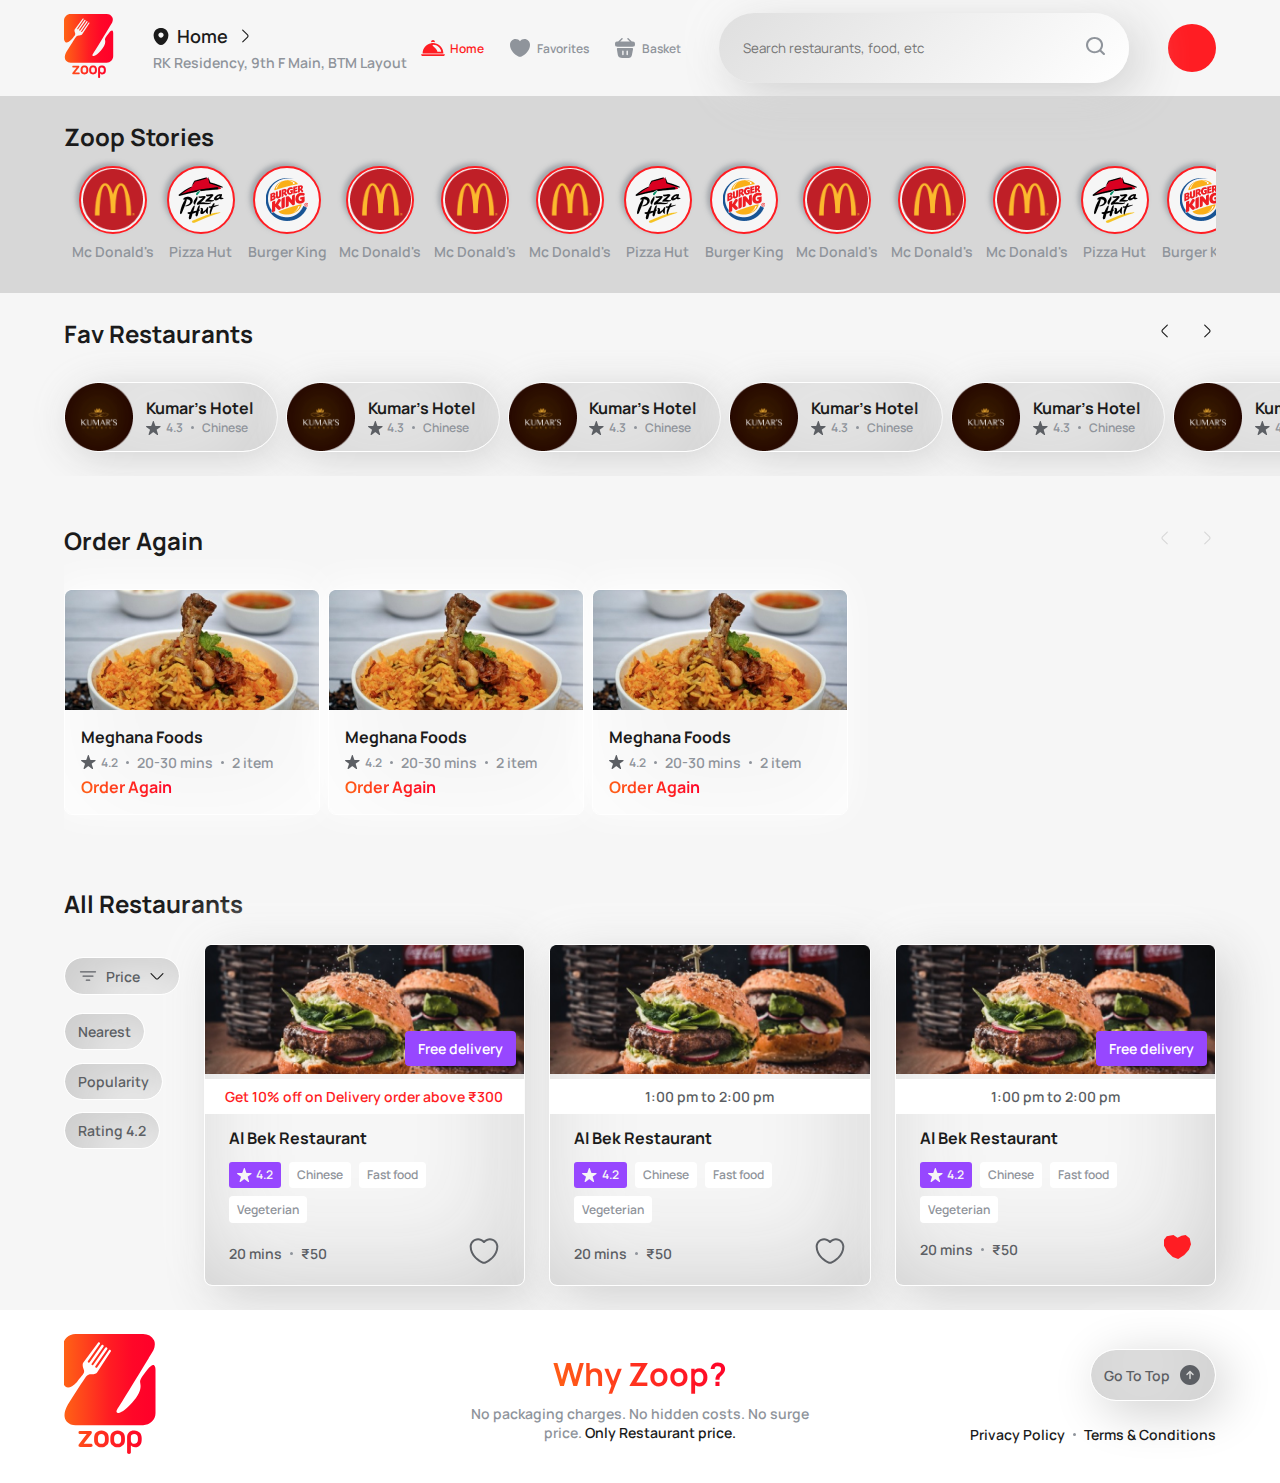
<file: index.html>
<!DOCTYPE html>
<html lang="en">
  <head>
    <meta charset="UTF-8" />
    <meta name="viewport" content="width=device-width, initial-scale=1.0" />
    <title>Zoop || Home</title>
    <link rel="stylesheet" href="css/style.css" />
    <script src="js/script.js" defer></script>
  </head>
  <body>
    <div class="curtain"></div>
    <!-- header  -->
    <header class="container header flex-between">
      <div class="logo-container">
        <a href="index.html" class="logo-link">
          <svg
            width="50"
            height="64"
            viewBox="0 0 50 64"
            fill="none"
            xmlns="http://www.w3.org/2000/svg"
          >
            <path
              d="M14.8918 58.546H10.9931L15.1481 53.1597L15.1305 53.1421C15.2783 52.9943 15.3529 52.8004 15.3529 52.5603C15.3529 52.2633 15.2674 52.045 15.0966 51.9013C14.9257 51.7589 14.7318 51.687 14.5148 51.687H9.09456C8.87759 51.687 8.68096 51.7589 8.50467 51.9013C8.32838 52.0437 8.24023 52.2633 8.24023 52.5603C8.24023 52.8343 8.32838 53.039 8.50467 53.176C8.68096 53.3129 8.87759 53.3808 9.09456 53.3808H12.6339L8.4789 58.7671C8.31889 58.9271 8.24023 59.1427 8.24023 59.4166C8.24023 59.6906 8.32838 59.8953 8.50467 60.0323C8.68096 60.1693 8.87759 60.2371 9.09456 60.2371H14.8918C15.1088 60.2371 15.3027 60.1693 15.4735 60.0323C15.6444 59.8953 15.7298 59.6906 15.7298 59.4166C15.7298 59.121 15.6444 58.9013 15.4735 58.7589C15.3027 58.6166 15.1088 58.5447 14.8918 58.5447V58.546Z"
              fill="url(#paint0_linear_507_2482)"
            />
            <path
              d="M23.3732 52.6728C23.0532 52.3135 22.6491 52.0314 22.1595 51.8266C21.6686 51.6219 21.0936 51.5188 20.4319 51.5188C19.7701 51.5188 19.1775 51.6219 18.688 51.8266C18.1971 52.0314 17.7957 52.3135 17.4824 52.6728C17.1692 53.0322 16.9359 53.4485 16.7813 53.9204C16.6281 54.3937 16.5508 54.8981 16.5508 55.4338V56.6136C16.5508 57.1262 16.6281 57.6116 16.7813 58.0673C16.9359 58.5229 17.1692 58.9216 17.4824 59.2647C17.7957 59.6064 18.1971 59.8776 18.688 60.077C19.1775 60.2763 19.7593 60.3767 20.4319 60.3767C21.1045 60.3767 21.6686 60.2763 22.1595 60.077C22.6491 59.8776 23.0545 59.6064 23.3732 59.2647C23.6919 58.923 23.9292 58.5243 24.0824 58.0673C24.2357 57.6116 24.313 57.1262 24.313 56.6136V55.4338C24.313 54.8981 24.2357 54.3937 24.0824 53.9204C23.9292 53.4471 23.6919 53.0308 23.3732 52.6728ZM22.2965 56.6312C22.2965 57.2577 22.131 57.7432 21.8001 58.0849C21.4693 58.4266 21.0136 58.5975 20.4319 58.5975C19.8501 58.5975 19.3945 58.4266 19.0636 58.0849C18.7327 57.7432 18.5673 57.2591 18.5673 56.6312V55.3999C18.5673 54.7164 18.7327 54.197 19.0636 53.8431C19.3945 53.4905 19.8501 53.3129 20.4319 53.3129C21.0136 53.3129 21.4693 53.4892 21.8001 53.8431C22.131 54.197 22.2965 54.7151 22.2965 55.3999V56.6312Z"
              fill="url(#paint1_linear_507_2482)"
            />
            <path
              d="M31.9904 52.6728C31.6704 52.3135 31.2662 52.0314 30.7767 51.8266C30.2858 51.6219 29.7108 51.5188 29.0491 51.5188C28.3873 51.5188 27.7947 51.6219 27.3051 51.8266C26.8142 52.0314 26.4128 52.3135 26.0996 52.6728C25.7863 53.0322 25.5531 53.4485 25.3985 53.9204C25.2453 54.3937 25.168 54.8981 25.168 55.4338V56.6136C25.168 57.1262 25.2453 57.6116 25.3985 58.0673C25.5531 58.5229 25.7863 58.9216 26.0996 59.2647C26.4128 59.6064 26.8142 59.8776 27.3051 60.077C27.7947 60.2763 28.3764 60.3767 29.0491 60.3767C29.7217 60.3767 30.2858 60.2763 30.7767 60.077C31.2662 59.8776 31.6717 59.6064 31.9904 59.2647C32.3091 58.923 32.5464 58.5243 32.6996 58.0673C32.8528 57.6116 32.9301 57.1262 32.9301 56.6136V55.4338C32.9301 54.8981 32.8528 54.3937 32.6996 53.9204C32.5464 53.4471 32.3091 53.0308 31.9904 52.6728ZM30.9137 56.6312C30.9137 57.2577 30.7482 57.7432 30.4173 58.0849C30.0865 58.4266 29.6308 58.5975 29.0491 58.5975C28.4673 58.5975 28.0117 58.4266 27.6808 58.0849C27.3499 57.7432 27.1845 57.2591 27.1845 56.6312V55.3999C27.1845 54.7164 27.3499 54.197 27.6808 53.8431C28.0117 53.4905 28.4673 53.3129 29.0491 53.3129C29.6308 53.3129 30.0865 53.4892 30.4173 53.8431C30.7482 54.197 30.9137 54.7151 30.9137 55.3999V56.6312Z"
              fill="url(#paint2_linear_507_2482)"
            />
            <path
              d="M40.8741 52.6891C40.5487 52.3297 40.1364 52.045 39.6347 51.8348C39.1329 51.6246 38.5512 51.5188 37.8908 51.5188C37.2304 51.5188 36.7137 51.6042 36.2404 51.7751C35.7671 51.946 35.3712 52.186 35.0525 52.4925C34.7325 52.8003 34.4938 53.1624 34.3338 53.5787C34.1738 53.995 34.0938 54.4479 34.0938 54.9375V63.196C34.0938 63.4007 34.1873 63.5865 34.3758 63.752C34.5643 63.9174 34.8125 64.0001 35.1203 64.0001C35.4281 64.0001 35.6532 63.9174 35.8295 63.752C36.0058 63.5865 36.0953 63.4007 36.0953 63.196V59.5196L36.2323 59.4857C36.4832 59.7597 36.7761 59.9794 37.1124 60.1448C37.4487 60.3102 37.8501 60.393 38.3179 60.393C38.9444 60.393 39.4801 60.2872 39.9249 60.077C40.3697 59.8668 40.7345 59.5807 41.0192 59.2227C41.304 58.8633 41.5156 58.447 41.6525 57.9751C41.7895 57.5018 41.8573 56.9973 41.8573 56.4617V55.4528C41.8573 54.9171 41.7746 54.4127 41.6091 53.9394C41.4437 53.4661 41.1982 53.0498 40.8741 52.6918V52.6891ZM39.8394 56.5281C39.8394 57.133 39.6604 57.6171 39.3011 57.9819C38.9417 58.3466 38.4712 58.5297 37.8908 58.5297C37.3782 58.5297 36.951 58.3819 36.6079 58.0849C36.2662 57.7893 36.0953 57.3269 36.0953 56.7004V54.871C36.0953 54.3584 36.2662 53.9814 36.6079 53.7428C36.9496 53.5027 37.3768 53.3834 37.8908 53.3834C38.4725 53.3834 38.9431 53.5665 39.3011 53.9299C39.6604 54.2947 39.8394 54.7788 39.8394 55.3836V56.5295V56.5281Z"
              fill="url(#paint3_linear_507_2482)"
            />
            <path
              d="M48.5475 16.7639C48.3739 16.6215 48.1773 16.551 47.9576 16.551C47.2335 16.551 46.2286 17.3579 44.939 18.9703C43.2263 21.1834 42.2594 22.4649 42.0384 22.812C41.3468 23.8711 41.001 24.7254 41.001 25.3736C41.001 25.5798 41.0633 26.0937 41.1908 26.9155C41.2383 27.2166 41.2613 27.5244 41.2613 27.8403C41.2613 30.3382 39.8239 33.1996 36.949 36.4243C33.9005 39.8389 31.4989 41.7211 29.7455 42.0683C29.0499 42.1971 28.6322 42.0385 28.4898 41.5964C28.4573 41.5015 28.4423 41.4065 28.4423 41.3116C28.4423 40.9319 28.6322 40.4505 29.0105 39.8647C30.2418 37.9838 35.7882 28.9401 45.6455 12.735H45.6225C45.6387 12.7187 45.6536 12.6957 45.6699 12.6645C45.7011 12.6333 45.7242 12.6089 45.7404 12.594C46.6205 11.124 47.4071 9.81132 48.0973 8.6573C48.6004 7.50328 48.8513 6.42791 48.8513 5.43255C48.8513 4.70569 48.7075 4.0263 48.4187 3.39301C47.1684 1.13243 45.2387 0.00146484 42.6269 0.00146484H6.60816C4.78152 0.00146484 3.22746 0.633396 1.94597 1.89861C0.648204 3.17739 0 4.71112 0 6.49842V25.2326C0.153237 26.4504 0.568196 27.3752 1.24623 28.0071C1.67069 28.3868 2.15345 28.5767 2.69588 28.5767C3.94211 28.5767 5.52601 27.5651 7.44757 25.5404C9.55355 22.9639 10.7076 21.4939 10.911 21.1291C11.1293 20.7182 11.2392 20.3073 11.2392 19.8965C11.2392 19.5168 11.1524 19.1303 10.9788 18.7343C10.6316 17.8962 10.4567 17.1694 10.4567 16.5524C10.4567 16.0303 10.5828 15.5963 10.8364 15.2478L18.6325 4.64738C18.8372 4.36261 19.0976 4.33142 19.4149 4.55246C19.7458 4.7735 19.8096 5.02708 19.6048 5.31186L13.2773 14.4423C13.0875 14.7108 13.1431 14.9481 13.4428 15.1543C13.7425 15.3753 13.9879 15.3441 14.1778 15.0593L20.4808 6.00074C20.7019 5.68478 20.9866 5.64545 21.3338 5.88277C21.6972 6.13635 21.7677 6.41977 21.5467 6.73574L15.2436 15.8187C15.0538 16.0872 15.1094 16.3246 15.4091 16.5307C15.7088 16.7368 15.9542 16.7043 16.1441 16.4357L22.4471 7.37716C22.6682 7.04492 22.9529 7.0056 23.3001 7.25918C23.6635 7.51277 23.734 7.79754 23.513 8.11215L17.21 17.1707C17.0201 17.4392 17.0757 17.6847 17.3754 17.9057C17.6751 18.1119 17.9205 18.0793 18.1104 17.8108L24.4378 8.68035C24.6426 8.39557 24.903 8.36438 25.2203 8.58543C25.5363 8.80647 25.5986 9.06819 25.4102 9.36788L18.2067 20.3711C17.732 21.0979 16.753 21.4614 15.2681 21.4614H14.7948C13.916 21.4614 13.1689 21.7624 12.5559 22.3632C11.9091 23.0276 8.5921 28.1102 2.60502 37.6109C1.39405 39.8091 0.789236 41.7089 0.789236 43.3132C0.789236 44.672 1.20555 45.8233 2.03818 46.7657C3.31832 48.012 4.85475 48.6358 6.64748 48.6358H42.631C44.4549 48.6358 46.0076 47.9971 47.2877 46.7183C48.5679 45.4232 49.2079 43.8732 49.2079 42.0669V19.0164C49.1917 17.8786 48.972 17.1273 48.5475 16.7639Z"
              fill="url(#paint4_linear_507_2482)"
            />
            <defs>
              <linearGradient
                id="paint0_linear_507_2482"
                x1="0.00071712"
                y1="32.0008"
                x2="49.2086"
                y2="32.0008"
                gradientUnits="userSpaceOnUse"
              >
                <stop stop-color="#FF6315" />
                <stop offset="0.26" stop-color="#FF411C" />
                <stop offset="0.57" stop-color="#FF1D23" />
                <stop offset="0.83" stop-color="#FF0728" />
                <stop offset="1" stop-color="#FF002A" />
              </linearGradient>
              <linearGradient
                id="paint1_linear_507_2482"
                x1="-0.000122551"
                y1="32.0008"
                x2="49.2078"
                y2="32.0008"
                gradientUnits="userSpaceOnUse"
              >
                <stop stop-color="#FF6315" />
                <stop offset="0.26" stop-color="#FF411C" />
                <stop offset="0.57" stop-color="#FF1D23" />
                <stop offset="0.83" stop-color="#FF0728" />
                <stop offset="1" stop-color="#FF002A" />
              </linearGradient>
              <linearGradient
                id="paint2_linear_507_2482"
                x1="-0.000795823"
                y1="32.0008"
                x2="49.2071"
                y2="32.0008"
                gradientUnits="userSpaceOnUse"
              >
                <stop stop-color="#FF6315" />
                <stop offset="0.26" stop-color="#FF411C" />
                <stop offset="0.57" stop-color="#FF1D23" />
                <stop offset="0.83" stop-color="#FF0728" />
                <stop offset="1" stop-color="#FF002A" />
              </linearGradient>
              <linearGradient
                id="paint3_linear_507_2482"
                x1="0.000646219"
                y1="32.0008"
                x2="49.2086"
                y2="32.0008"
                gradientUnits="userSpaceOnUse"
              >
                <stop stop-color="#FF6315" />
                <stop offset="0.26" stop-color="#FF411C" />
                <stop offset="0.57" stop-color="#FF1D23" />
                <stop offset="0.83" stop-color="#FF0728" />
                <stop offset="1" stop-color="#FF002A" />
              </linearGradient>
              <linearGradient
                id="paint4_linear_507_2482"
                x1="0"
                y1="32.0008"
                x2="49.2079"
                y2="32.0008"
                gradientUnits="userSpaceOnUse"
              >
                <stop stop-color="#FF6315" />
                <stop offset="0.25" stop-color="#FF411C" />
                <stop offset="0.5" stop-color="#FF1D23" />
                <stop offset="0.75" stop-color="#FF0728" />
                <stop offset="1" stop-color="#FF002A" />
              </linearGradient>
            </defs>
          </svg>
        </a>
      </div>

      <div class="address flex-column">
        <div class="address-title btn flex">
          <svg
            width="16"
            height="19"
            viewBox="0 0 16 19"
            fill="none"
            xmlns="http://www.w3.org/2000/svg"
          >
            <path
              d="M15.1829 6.54158C14.3079 2.69159 10.9496 0.958252 7.99959 0.958252C7.99959 0.958252 7.99959 0.958252 7.99126 0.958252C5.04959 0.958252 1.68292 2.68325 0.807924 6.53325C-0.167075 10.8333 2.46626 14.4749 4.84959 16.7666C5.73292 17.6166 6.86626 18.0416 7.99959 18.0416C9.13292 18.0416 10.2663 17.6166 11.1413 16.7666C13.5246 14.4749 16.1579 10.8416 15.1829 6.54158ZM7.99959 10.7166C6.54959 10.7166 5.37459 9.54158 5.37459 8.09159C5.37459 6.64158 6.54959 5.46658 7.99959 5.46658C9.44959 5.46658 10.6246 6.64158 10.6246 8.09159C10.6246 9.54158 9.44959 10.7166 7.99959 10.7166Z"
              fill="#1B1B1B"
            />
          </svg>
          <p class="address-name text-md">Home</p>
          <svg
            class="address-pointer-svg"
            width="18"
            height="18"
            viewBox="0 0 18 18"
            fill="none"
            xmlns="http://www.w3.org/2000/svg"
          >
            <path
              d="M6.68172 15.5024C6.53922 15.5024 6.39672 15.4499 6.28422 15.3374C6.06672 15.1199 6.06672 14.7599 6.28422 14.5424L11.1742 9.65239C11.5342 9.29239 11.5342 8.70739 11.1742 8.34739L6.28422 3.45739C6.06672 3.23989 6.06672 2.87989 6.28422 2.66239C6.50172 2.44489 6.86172 2.44489 7.07922 2.66239L11.9692 7.55239C12.3517 7.93489 12.5692 8.45239 12.5692 8.99989C12.5692 9.54739 12.3592 10.0649 11.9692 10.4474L7.07922 15.3374C6.96672 15.4424 6.82422 15.5024 6.68172 15.5024Z"
              fill="#1B1B1B"
            />
          </svg>
        </div>
        <div class="address-description">
          <p class="address-p text-sl-light">
            RK Residency, 9th F Main, BTM Layout
          </p>
        </div>
        <!-- floating address listing -->
        <div class="address-list flex-column">
          <div class="address-list-head flex-between">
            <p class="list-title text-md-light">Choose location</p>
            <div class="address-list-close btn flex-center">
              <svg
                width="32"
                height="32"
                viewBox="0 0 32 32"
                fill="none"
                xmlns="http://www.w3.org/2000/svg"
              >
                <path
                  d="M15.9993 2.66675C8.65268 2.66675 2.66602 8.65341 2.66602 16.0001C2.66602 23.3467 8.65268 29.3334 15.9993 29.3334C23.346 29.3334 29.3327 23.3467 29.3327 16.0001C29.3327 8.65341 23.346 2.66675 15.9993 2.66675ZM20.4793 19.0667C20.866 19.4534 20.866 20.0934 20.4793 20.4801C20.2793 20.6801 20.026 20.7734 19.7727 20.7734C19.5194 20.7734 19.266 20.6801 19.066 20.4801L15.9993 17.4134L12.9327 20.4801C12.7327 20.6801 12.4793 20.7734 12.226 20.7734C11.9727 20.7734 11.7193 20.6801 11.5194 20.4801C11.1327 20.0934 11.1327 19.4534 11.5194 19.0667L14.586 16.0001L11.5194 12.9334C11.1327 12.5467 11.1327 11.9067 11.5194 11.5201C11.906 11.1334 12.546 11.1334 12.9327 11.5201L15.9993 14.5867L19.066 11.5201C19.4527 11.1334 20.0927 11.1334 20.4793 11.5201C20.866 11.9067 20.866 12.5467 20.4793 12.9334L17.4127 16.0001L20.4793 19.0667Z"
                  fill="#616469"
                />
              </svg>
            </div>
          </div>
          <div class="address-list-item">
            <a href="#" class="address-list-link list-link active flex-between">
              <div class="address-location flex-column">
                <p class="address-list-title active text-normal">Home</p>
                <p class="address-list-location text-sl">
                  9th F main, BTM Layout 1st,<br />
                  Bengaluru
                </p>
              </div>
              <svg
                width="24"
                height="24"
                viewBox="0 0 24 24"
                fill="none"
                xmlns="http://www.w3.org/2000/svg"
              >
                <path
                  d="M12 2C6.49 2 2 6.49 2 12C2 17.51 6.49 22 12 22C17.51 22 22 17.51 22 12C22 6.49 17.51 2 12 2ZM16.78 9.7L11.11 15.37C10.97 15.51 10.78 15.59 10.58 15.59C10.38 15.59 10.19 15.51 10.05 15.37L7.22 12.54C6.93 12.25 6.93 11.77 7.22 11.48C7.51 11.19 7.99 11.19 8.28 11.48L10.58 13.78L15.72 8.64C16.01 8.35 16.49 8.35 16.78 8.64C17.07 8.93 17.07 9.4 16.78 9.7Z"
                  fill="#5C5F6470"
                />
              </svg>
            </a>
            <a href="#" class="address-list-link list-link flex-between">
              <div class="address-location flex-column">
                <p class="address-list-title text-normal">Office</p>
                <p class="address-list-location text-sl">
                  9th F main, BTM Layout 1st,<br />
                  Bengaluru
                </p>
              </div>
              <svg
                width="24"
                height="24"
                viewBox="0 0 24 24"
                fill="none"
                xmlns="http://www.w3.org/2000/svg"
              >
                <path
                  d="M12 2C6.49 2 2 6.49 2 12C2 17.51 6.49 22 12 22C17.51 22 22 17.51 22 12C22 6.49 17.51 2 12 2ZM16.78 9.7L11.11 15.37C10.97 15.51 10.78 15.59 10.58 15.59C10.38 15.59 10.19 15.51 10.05 15.37L7.22 12.54C6.93 12.25 6.93 11.77 7.22 11.48C7.51 11.19 7.99 11.19 8.28 11.48L10.58 13.78L15.72 8.64C16.01 8.35 16.49 8.35 16.78 8.64C17.07 8.93 17.07 9.4 16.78 9.7Z"
                  fill="#5C5F6470"
                />
              </svg>
            </a>
            <a href="#" class="address-list-link list-link flex-between">
              <div class="address-location flex-column">
                <p class="address-list-title text-normal">Work</p>
                <p class="address-list-location text-sl">
                  9th F main, BTM Layout 1st,<br />
                  Bengaluru
                </p>
              </div>
              <svg
                width="24"
                height="24"
                viewBox="0 0 24 24"
                fill="none"
                xmlns="http://www.w3.org/2000/svg"
              >
                <path
                  d="M12 2C6.49 2 2 6.49 2 12C2 17.51 6.49 22 12 22C17.51 22 22 17.51 22 12C22 6.49 17.51 2 12 2ZM16.78 9.7L11.11 15.37C10.97 15.51 10.78 15.59 10.58 15.59C10.38 15.59 10.19 15.51 10.05 15.37L7.22 12.54C6.93 12.25 6.93 11.77 7.22 11.48C7.51 11.19 7.99 11.19 8.28 11.48L10.58 13.78L15.72 8.64C16.01 8.35 16.49 8.35 16.78 8.64C17.07 8.93 17.07 9.4 16.78 9.7Z"
                  fill="#5C5F6470"
                />
              </svg>
            </a>
          </div>
        </div>
      </div>

      <nav class="header-nav flex">
        <a href="#" class="header-nav-link flex">
          <svg
            class="home-icon"
            width="24"
            height="16"
            viewBox="0 0 24 16"
            fill="none"
            xmlns="http://www.w3.org/2000/svg"
          >
            <path
              d="M12.0001 2.08209C12.6495 2.08209 13.2707 2.13856 13.8918 2.2515C13.8918 2.1668 13.9201 2.08209 13.9201 1.99739C13.9201 0.952684 13.073 0.0773926 12.0001 0.0773926C10.9271 0.0773926 10.0801 0.924449 10.0801 1.99739C10.0801 2.08209 10.0801 2.1668 10.1083 2.2515C10.7295 2.13856 11.3507 2.08209 12.0001 2.08209Z"
              fill="#FF1D23"
            />
            <path
              d="M13.9062 3.18601C13.2851 3.07307 12.6639 3.0166 12.0145 3.0166C11.3651 3.0166 10.7439 3.07307 10.1227 3.18601C5.26628 4.08954 1.5957 8.32482 1.5957 13.4354H22.405C22.4333 8.32482 18.7627 4.0613 13.9062 3.18601ZM12.438 4.82365C16.1086 4.82365 20.1462 8.18364 20.1462 11.8542H16.4192C16.4192 8.18364 8.76744 4.82365 12.438 4.82365Z"
              fill="#FF1D23"
            />
            <path
              d="M0 14.2007L0.847056 15.923H23.1529L23.9999 14.2007H0Z"
              fill="#FF1D23"
            />
          </svg>
          <p class="text-sm header-nav-link-p active">Home</p>
        </a>
        <a href="./pages/favorites.html" class="header-nav-link flex">
          <svg
            width="24"
            height="24"
            viewBox="0 0 24 24"
            fill="none"
            xmlns="http://www.w3.org/2000/svg"
          >
            <path
              d="M16.44 3.1001C14.63 3.1001 13.01 3.9801 12 5.3301C10.99 3.9801 9.37 3.1001 7.56 3.1001C4.49 3.1001 2 5.6001 2 8.6901C2 9.8801 2.19 10.9801 2.52 12.0001C4.1 17.0001 8.97 19.9901 11.38 20.8101C11.72 20.9301 12.28 20.9301 12.62 20.8101C15.03 19.9901 19.9 17.0001 21.48 12.0001C21.81 10.9801 22 9.8801 22 8.6901C22 5.6001 19.51 3.1001 16.44 3.1001Z"
              fill="#8F949B"
            />
          </svg>
          <p class="text-sm header-nav-link-p">Favorites</p>
        </a>
        <a href="./pages/basket.html" class="header-nav-link flex">
          <svg
            width="24"
            height="24"
            viewBox="0 0 24 24"
            fill="none"
            xmlns="http://www.w3.org/2000/svg"
          >
            <path
              d="M19.24 5.58006H18.84L15.46 2.20006C15.19 1.93006 14.75 1.93006 14.47 2.20006C14.2 2.47006 14.2 2.91006 14.47 3.19006L16.86 5.58006H7.14L9.53 3.19006C9.8 2.92006 9.8 2.48006 9.53 2.20006C9.26 1.93006 8.82 1.93006 8.54 2.20006L5.17 5.58006H4.77C3.87 5.58006 2 5.58006 2 8.14006C2 9.11006 2.2 9.75006 2.62 10.1701C2.86 10.4201 3.15 10.5501 3.46 10.6201C3.75 10.6901 4.06 10.7001 4.36 10.7001H19.64C19.95 10.7001 20.24 10.6801 20.52 10.6201C21.36 10.4201 22 9.82006 22 8.14006C22 5.58006 20.13 5.58006 19.24 5.58006Z"
              fill="#8F949B"
            />
            <path
              d="M19.0506 12H4.87064C4.25064 12 3.78064 12.55 3.88064 13.16L4.72064 18.3C5.00064 20.02 5.75064 22 9.08064 22H14.6906C18.0606 22 18.6606 20.31 19.0206 18.42L20.0306 13.19C20.1506 12.57 19.6806 12 19.0506 12ZM10.6106 18.45C10.6106 18.84 10.3006 19.15 9.92064 19.15C9.53064 19.15 9.22064 18.84 9.22064 18.45V15.15C9.22064 14.77 9.53064 14.45 9.92064 14.45C10.3006 14.45 10.6106 14.77 10.6106 15.15V18.45ZM14.8906 18.45C14.8906 18.84 14.5806 19.15 14.1906 19.15C13.8106 19.15 13.4906 18.84 13.4906 18.45V15.15C13.4906 14.77 13.8106 14.45 14.1906 14.45C14.5806 14.45 14.8906 14.77 14.8906 15.15V18.45Z"
              fill="#8F949B"
            />
          </svg>
          <p class="text-sm header-nav-link-p">Basket</p>
        </a>
      </nav>
      <div class="header-app-search">
        <form class="app-search flex-between">
          <input
            class="search-input container"
            type="text"
            id="appsearch"
            name="appsearch"
            placeholder="Search restaurants, food, etc"
          />
          <button type="submit" class="app-search-btn">
            <img src="./assets/search.svg" alt="search icon" />
          </button>
        </form>
        <div class="search-history flex-column">
          <div class="search-history-header flex-between">
            <p class="search-history-title text-normal">Past searches</p>
            <button class="search-history-clear-btn text-accent-sm">Clear</button>
          </div>
          <div class="search-history-restaurants flex-column">
            <div class="search-history-restaurant-container container">
              <div class="search-history-restaurant-content">
                <div class="search-history-restaurant flex btn">
                  <div class="search-history-restaurant-img">
                    <img src="./assets/kumar.png" alt="kumar logo image" />
                  </div>
                  <div class="search-history-restaurant-details flex-column">
                    <p class="search-history-restaurant-name text-normal">Kumar's Hotel</p>
                    <div class="search-history-rating-dish flex-sm">
                      <div class="search-history-rating flex-sm text-sm">
                        <svg
                          xmlns="http://www.w3.org/2000/svg"
                          width="15"
                          height="14"
                          viewBox="0 0 15 14"
                          fill="none"
                        >
                          <path
                            d="M6.80068 0.385489C6.96769 -0.128497 7.69484 -0.128496 7.86185 0.385491L9.21006 4.53488C9.28475 4.76474 9.49896 4.92037 9.74065 4.92037H14.1036C14.644 4.92037 14.8687 5.61194 14.4315 5.9296L10.9018 8.49406C10.7063 8.63612 10.6245 8.88794 10.6991 9.1178L12.0474 13.2672C12.2144 13.7812 11.6261 14.2086 11.1889 13.8909L7.65918 11.3265C7.46365 11.1844 7.19888 11.1844 7.00335 11.3265L3.47366 13.8909C3.03644 14.2086 2.44816 13.7812 2.61517 13.2672L3.96339 9.1178C4.03807 8.88794 3.95625 8.63612 3.76072 8.49406L0.231038 5.9296C-0.206185 5.61193 0.0185193 4.92037 0.558957 4.92037H4.92188C5.16357 4.92037 5.37778 4.76474 5.45247 4.53488L6.80068 0.385489Z"
                            fill="#5C5F64"
                          />
                        </svg>
                        <p class="search-history-rating-figure">4.2</p>
                      </div>
                      <span class="span-space"></span>
                      <p class="text-sm">Chinese</p>
                    </div>
                  </div>
                </div>
                <div class="search-history-restaurant flex btn">
                  <div class="search-history-restaurant-img">
                    <img src="./assets/lavish.png" alt="kumar logo image" />
                  </div>
                  <div class="search-history-restaurant-details flex-column">
                    <p class="search-history-restaurant-name text-normal">Kumar's Hotel</p>
                    <div class="search-history-rating-dish flex-sm">
                      <div class="search-history-rating flex-sm text-sm">
                        <svg
                          xmlns="http://www.w3.org/2000/svg"
                          width="15"
                          height="14"
                          viewBox="0 0 15 14"
                          fill="none"
                        >
                          <path
                            d="M6.80068 0.385489C6.96769 -0.128497 7.69484 -0.128496 7.86185 0.385491L9.21006 4.53488C9.28475 4.76474 9.49896 4.92037 9.74065 4.92037H14.1036C14.644 4.92037 14.8687 5.61194 14.4315 5.9296L10.9018 8.49406C10.7063 8.63612 10.6245 8.88794 10.6991 9.1178L12.0474 13.2672C12.2144 13.7812 11.6261 14.2086 11.1889 13.8909L7.65918 11.3265C7.46365 11.1844 7.19888 11.1844 7.00335 11.3265L3.47366 13.8909C3.03644 14.2086 2.44816 13.7812 2.61517 13.2672L3.96339 9.1178C4.03807 8.88794 3.95625 8.63612 3.76072 8.49406L0.231038 5.9296C-0.206185 5.61193 0.0185193 4.92037 0.558957 4.92037H4.92188C5.16357 4.92037 5.37778 4.76474 5.45247 4.53488L6.80068 0.385489Z"
                            fill="#5C5F64"
                          />
                        </svg>
                        <p class="search-history-rating-figure">4.2</p>
                      </div>
                      <span class="span-space"></span>
                      <p class="text-sm">Chinese</p>
                    </div>
                  </div>
                </div>
                <div class="search-history-restaurant flex btn">
                  <div class="search-history-restaurant-img">
                    <img src="./assets/rea.png" alt="kumar logo image" />
                  </div>
                  <div class="search-history-restaurant-details flex-column">
                    <p class="search-history-restaurant-name text-normal">Kumar's Hotel</p>
                    <div class="search-history-rating-dish flex-sm">
                      <div class="search-history-rating flex-sm text-sm">
                        <svg
                          xmlns="http://www.w3.org/2000/svg"
                          width="15"
                          height="14"
                          viewBox="0 0 15 14"
                          fill="none"
                        >
                          <path
                            d="M6.80068 0.385489C6.96769 -0.128497 7.69484 -0.128496 7.86185 0.385491L9.21006 4.53488C9.28475 4.76474 9.49896 4.92037 9.74065 4.92037H14.1036C14.644 4.92037 14.8687 5.61194 14.4315 5.9296L10.9018 8.49406C10.7063 8.63612 10.6245 8.88794 10.6991 9.1178L12.0474 13.2672C12.2144 13.7812 11.6261 14.2086 11.1889 13.8909L7.65918 11.3265C7.46365 11.1844 7.19888 11.1844 7.00335 11.3265L3.47366 13.8909C3.03644 14.2086 2.44816 13.7812 2.61517 13.2672L3.96339 9.1178C4.03807 8.88794 3.95625 8.63612 3.76072 8.49406L0.231038 5.9296C-0.206185 5.61193 0.0185193 4.92037 0.558957 4.92037H4.92188C5.16357 4.92037 5.37778 4.76474 5.45247 4.53488L6.80068 0.385489Z"
                            fill="#5C5F64"
                          />
                        </svg>
                        <p class="search-history-rating-figure">4.2</p>
                      </div>
                      <span class="span-space"></span>
                      <p class="text-sm">Chinese</p>
                    </div>
                  </div>
                </div>
                <div class="search-history-restaurant flex btn">
                  <div class="search-history-restaurant-img">
                    <img src="./assets/lavish.png" alt="kumar logo image" />
                  </div>
                  <div class="search-history-restaurant-details flex-column">
                    <p class="search-history-restaurant-name text-normal">Kumar's Hotel</p>
                    <div class="search-history-rating-dish flex-sm">
                      <div class="search-history-rating flex-sm text-sm">
                        <svg
                          xmlns="http://www.w3.org/2000/svg"
                          width="15"
                          height="14"
                          viewBox="0 0 15 14"
                          fill="none"
                        >
                          <path
                            d="M6.80068 0.385489C6.96769 -0.128497 7.69484 -0.128496 7.86185 0.385491L9.21006 4.53488C9.28475 4.76474 9.49896 4.92037 9.74065 4.92037H14.1036C14.644 4.92037 14.8687 5.61194 14.4315 5.9296L10.9018 8.49406C10.7063 8.63612 10.6245 8.88794 10.6991 9.1178L12.0474 13.2672C12.2144 13.7812 11.6261 14.2086 11.1889 13.8909L7.65918 11.3265C7.46365 11.1844 7.19888 11.1844 7.00335 11.3265L3.47366 13.8909C3.03644 14.2086 2.44816 13.7812 2.61517 13.2672L3.96339 9.1178C4.03807 8.88794 3.95625 8.63612 3.76072 8.49406L0.231038 5.9296C-0.206185 5.61193 0.0185193 4.92037 0.558957 4.92037H4.92188C5.16357 4.92037 5.37778 4.76474 5.45247 4.53488L6.80068 0.385489Z"
                            fill="#5C5F64"
                          />
                        </svg>
                        <p class="search-history-rating-figure">4.2</p>
                      </div>
                      <span class="span-space"></span>
                      <p class="text-sm">Chinese</p>
                    </div>
                  </div>
                </div>
                <div class="search-history-restaurant flex btn">
                  <div class="search-history-restaurant-img">
                    <img src="./assets/rea.png" alt="kumar logo image" />
                  </div>
                  <div class="search-history-restaurant-details flex-column">
                    <p class="search-history-restaurant-name text-normal">Kumar's Hotel</p>
                    <div class="search-history-rating-dish flex-sm">
                      <div class="search-history-rating flex-sm text-sm">
                        <svg
                          xmlns="http://www.w3.org/2000/svg"
                          width="15"
                          height="14"
                          viewBox="0 0 15 14"
                          fill="none"
                        >
                          <path
                            d="M6.80068 0.385489C6.96769 -0.128497 7.69484 -0.128496 7.86185 0.385491L9.21006 4.53488C9.28475 4.76474 9.49896 4.92037 9.74065 4.92037H14.1036C14.644 4.92037 14.8687 5.61194 14.4315 5.9296L10.9018 8.49406C10.7063 8.63612 10.6245 8.88794 10.6991 9.1178L12.0474 13.2672C12.2144 13.7812 11.6261 14.2086 11.1889 13.8909L7.65918 11.3265C7.46365 11.1844 7.19888 11.1844 7.00335 11.3265L3.47366 13.8909C3.03644 14.2086 2.44816 13.7812 2.61517 13.2672L3.96339 9.1178C4.03807 8.88794 3.95625 8.63612 3.76072 8.49406L0.231038 5.9296C-0.206185 5.61193 0.0185193 4.92037 0.558957 4.92037H4.92188C5.16357 4.92037 5.37778 4.76474 5.45247 4.53488L6.80068 0.385489Z"
                            fill="#5C5F64"
                          />
                        </svg>
                        <p class="search-history-rating-figure">4.2</p>
                      </div>
                      <span class="span-space"></span>
                      <p class="text-sm">Chinese</p>
                    </div>
                  </div>
                </div>
                <div class="search-history-restaurant flex btn">
                  <div class="search-history-restaurant-img">
                    <img src="./assets/kumar.png" alt="kumar logo image" />
                  </div>
                  <div class="search-history-restaurant-details flex-column">
                    <p class="search-history-restaurant-name text-normal">Kumar's Hotel</p>
                    <div class="search-history-rating-dish flex-sm">
                      <div class="search-history-rating flex-sm text-sm">
                        <svg
                          xmlns="http://www.w3.org/2000/svg"
                          width="15"
                          height="14"
                          viewBox="0 0 15 14"
                          fill="none"
                        >
                          <path
                            d="M6.80068 0.385489C6.96769 -0.128497 7.69484 -0.128496 7.86185 0.385491L9.21006 4.53488C9.28475 4.76474 9.49896 4.92037 9.74065 4.92037H14.1036C14.644 4.92037 14.8687 5.61194 14.4315 5.9296L10.9018 8.49406C10.7063 8.63612 10.6245 8.88794 10.6991 9.1178L12.0474 13.2672C12.2144 13.7812 11.6261 14.2086 11.1889 13.8909L7.65918 11.3265C7.46365 11.1844 7.19888 11.1844 7.00335 11.3265L3.47366 13.8909C3.03644 14.2086 2.44816 13.7812 2.61517 13.2672L3.96339 9.1178C4.03807 8.88794 3.95625 8.63612 3.76072 8.49406L0.231038 5.9296C-0.206185 5.61193 0.0185193 4.92037 0.558957 4.92037H4.92188C5.16357 4.92037 5.37778 4.76474 5.45247 4.53488L6.80068 0.385489Z"
                            fill="#5C5F64"
                          />
                        </svg>
                        <p class="search-history-rating-figure">4.2</p>
                      </div>
                      <span class="span-space"></span>
                      <p class="text-sm">Chinese</p>
                    </div>
                  </div>
                </div>
              </div>
            </div>
          </div>
          <div class="search-history-closest-restaurant">
            <div class="search-history-closest-title" >
              <p class="search-history-closest-p text-normal">Nearest Restaurant</p>
            </div>
            <div class="search-history-closest-list">
              <div class="search-history-closest-item btn flex">
                <div class="search-history-closest-img">
                  <img src="./assets/food.png" alt="kumar logo image" />
                </div>
                <div class="search-history-closest-details flex-column">
                  <p class="search-history-closest-name text-sl-dark">Maharashtra Lunch Home</p>
                  <p class="search-history-closest-type text-sm">Restaurant</p>
                </div>
              </div>
              <div class="search-history-closest-item btn flex">
                <div class="search-history-closest-img">
                  <img src="./assets/dish (1).png" alt="kumar logo image" />
                </div>
                <div class="search-history-closest-details flex-column">
                  <p class="search-history-closest-name text-sl-dark">Kumar's Hotel</p>
                  <p class="search-history-closest-type text-sm">Hotel</p>
                </div>
              </div>
              <div class="search-history-closest-item btn flex">
                <div class="search-history-closest-img">
                  <img src="./assets/dish-1.png" alt="kumar logo image" />
                </div>
                <div class="search-history-closest-details flex-column">
                  <p class="search-history-closest-name text-sl-dark">Maharashtra Lunch Home</p>
                  <p class="search-history-closest-type text-sm">Restaurant</p>
                </div>
              </div>
              
            </div>
          </div>
          
        </div>
      </div>

      <div class="profile flex-center">
        <div class="profile-id"></div>
      </div>
    </header>

    <!-- floating mobile search bar -->
    <div class="mobile-search container flex-column">
      <div class="mobile-form-container">
        <form class="mobile-app-search flex-between">
          <input
            class="mobile-search-input container"
            type="text"
            id="mobileappsearch"
            name="mobileappsearch"
            placeholder="Search restaurants, food, etc"
          />
          <button type="submit" class="mobile-search-btn flex">
            <img src="./assets/search.svg" alt="search icon" />
          </button>
        </form>
      </div>
      
      <div class="mobile-search-history">
        <div class="search-history-header flex-between">
          <p class="search-history-title text-normal">Past searches</p>
          <button class="search-history-clear-btn text-accent-sm">Clear</button>
        </div>
        <div class="search-history-restaurants flex-column">
          <div class="search-history-restaurant-container container">
            <div class="search-history-restaurant-content">
              <div class="search-history-restaurant flex btn">
                <div class="search-history-restaurant-img">
                  <img src="./assets/kumar.png" alt="kumar logo image" />
                </div>
                <div class="search-history-restaurant-details flex-column">
                  <p class="search-history-restaurant-name text-normal">Kumar's Hotel</p>
                  <div class="search-history-rating-dish flex-sm">
                    <div class="search-history-rating flex-sm text-sm">
                      <svg
                        xmlns="http://www.w3.org/2000/svg"
                        width="15"
                        height="14"
                        viewBox="0 0 15 14"
                        fill="none"
                      >
                        <path
                          d="M6.80068 0.385489C6.96769 -0.128497 7.69484 -0.128496 7.86185 0.385491L9.21006 4.53488C9.28475 4.76474 9.49896 4.92037 9.74065 4.92037H14.1036C14.644 4.92037 14.8687 5.61194 14.4315 5.9296L10.9018 8.49406C10.7063 8.63612 10.6245 8.88794 10.6991 9.1178L12.0474 13.2672C12.2144 13.7812 11.6261 14.2086 11.1889 13.8909L7.65918 11.3265C7.46365 11.1844 7.19888 11.1844 7.00335 11.3265L3.47366 13.8909C3.03644 14.2086 2.44816 13.7812 2.61517 13.2672L3.96339 9.1178C4.03807 8.88794 3.95625 8.63612 3.76072 8.49406L0.231038 5.9296C-0.206185 5.61193 0.0185193 4.92037 0.558957 4.92037H4.92188C5.16357 4.92037 5.37778 4.76474 5.45247 4.53488L6.80068 0.385489Z"
                          fill="#5C5F64"
                        />
                      </svg>
                      <p class="search-history-rating-figure">4.2</p>
                    </div>
                    <span class="span-space"></span>
                    <p class="text-sm">Chinese</p>
                  </div>
                </div>
              </div>
              <div class="search-history-restaurant flex btn">
                <div class="search-history-restaurant-img">
                  <img src="./assets/lavish.png" alt="kumar logo image" />
                </div>
                <div class="search-history-restaurant-details flex-column">
                  <p class="search-history-restaurant-name text-normal">Kumar's Hotel</p>
                  <div class="search-history-rating-dish flex-sm">
                    <div class="search-history-rating flex-sm text-sm">
                      <svg
                        xmlns="http://www.w3.org/2000/svg"
                        width="15"
                        height="14"
                        viewBox="0 0 15 14"
                        fill="none"
                      >
                        <path
                          d="M6.80068 0.385489C6.96769 -0.128497 7.69484 -0.128496 7.86185 0.385491L9.21006 4.53488C9.28475 4.76474 9.49896 4.92037 9.74065 4.92037H14.1036C14.644 4.92037 14.8687 5.61194 14.4315 5.9296L10.9018 8.49406C10.7063 8.63612 10.6245 8.88794 10.6991 9.1178L12.0474 13.2672C12.2144 13.7812 11.6261 14.2086 11.1889 13.8909L7.65918 11.3265C7.46365 11.1844 7.19888 11.1844 7.00335 11.3265L3.47366 13.8909C3.03644 14.2086 2.44816 13.7812 2.61517 13.2672L3.96339 9.1178C4.03807 8.88794 3.95625 8.63612 3.76072 8.49406L0.231038 5.9296C-0.206185 5.61193 0.0185193 4.92037 0.558957 4.92037H4.92188C5.16357 4.92037 5.37778 4.76474 5.45247 4.53488L6.80068 0.385489Z"
                          fill="#5C5F64"
                        />
                      </svg>
                      <p class="search-history-rating-figure">4.2</p>
                    </div>
                    <span class="span-space"></span>
                    <p class="text-sm">Chinese</p>
                  </div>
                </div>
              </div>
              <div class="search-history-restaurant flex btn">
                <div class="search-history-restaurant-img">
                  <img src="./assets/rea.png" alt="kumar logo image" />
                </div>
                <div class="search-history-restaurant-details flex-column">
                  <p class="search-history-restaurant-name text-normal">Kumar's Hotel</p>
                  <div class="search-history-rating-dish flex-sm">
                    <div class="search-history-rating flex-sm text-sm">
                      <svg
                        xmlns="http://www.w3.org/2000/svg"
                        width="15"
                        height="14"
                        viewBox="0 0 15 14"
                        fill="none"
                      >
                        <path
                          d="M6.80068 0.385489C6.96769 -0.128497 7.69484 -0.128496 7.86185 0.385491L9.21006 4.53488C9.28475 4.76474 9.49896 4.92037 9.74065 4.92037H14.1036C14.644 4.92037 14.8687 5.61194 14.4315 5.9296L10.9018 8.49406C10.7063 8.63612 10.6245 8.88794 10.6991 9.1178L12.0474 13.2672C12.2144 13.7812 11.6261 14.2086 11.1889 13.8909L7.65918 11.3265C7.46365 11.1844 7.19888 11.1844 7.00335 11.3265L3.47366 13.8909C3.03644 14.2086 2.44816 13.7812 2.61517 13.2672L3.96339 9.1178C4.03807 8.88794 3.95625 8.63612 3.76072 8.49406L0.231038 5.9296C-0.206185 5.61193 0.0185193 4.92037 0.558957 4.92037H4.92188C5.16357 4.92037 5.37778 4.76474 5.45247 4.53488L6.80068 0.385489Z"
                          fill="#5C5F64"
                        />
                      </svg>
                      <p class="search-history-rating-figure">4.2</p>
                    </div>
                    <span class="span-space"></span>
                    <p class="text-sm">Chinese</p>
                  </div>
                </div>
              </div>
              <div class="search-history-restaurant flex btn">
                <div class="search-history-restaurant-img">
                  <img src="./assets/lavish.png" alt="kumar logo image" />
                </div>
                <div class="search-history-restaurant-details flex-column">
                  <p class="search-history-restaurant-name text-normal">Kumar's Hotel</p>
                  <div class="search-history-rating-dish flex-sm">
                    <div class="search-history-rating flex-sm text-sm">
                      <svg
                        xmlns="http://www.w3.org/2000/svg"
                        width="15"
                        height="14"
                        viewBox="0 0 15 14"
                        fill="none"
                      >
                        <path
                          d="M6.80068 0.385489C6.96769 -0.128497 7.69484 -0.128496 7.86185 0.385491L9.21006 4.53488C9.28475 4.76474 9.49896 4.92037 9.74065 4.92037H14.1036C14.644 4.92037 14.8687 5.61194 14.4315 5.9296L10.9018 8.49406C10.7063 8.63612 10.6245 8.88794 10.6991 9.1178L12.0474 13.2672C12.2144 13.7812 11.6261 14.2086 11.1889 13.8909L7.65918 11.3265C7.46365 11.1844 7.19888 11.1844 7.00335 11.3265L3.47366 13.8909C3.03644 14.2086 2.44816 13.7812 2.61517 13.2672L3.96339 9.1178C4.03807 8.88794 3.95625 8.63612 3.76072 8.49406L0.231038 5.9296C-0.206185 5.61193 0.0185193 4.92037 0.558957 4.92037H4.92188C5.16357 4.92037 5.37778 4.76474 5.45247 4.53488L6.80068 0.385489Z"
                          fill="#5C5F64"
                        />
                      </svg>
                      <p class="search-history-rating-figure">4.2</p>
                    </div>
                    <span class="span-space"></span>
                    <p class="text-sm">Chinese</p>
                  </div>
                </div>
              </div>
              <div class="search-history-restaurant flex btn">
                <div class="search-history-restaurant-img">
                  <img src="./assets/rea.png" alt="kumar logo image" />
                </div>
                <div class="search-history-restaurant-details flex-column">
                  <p class="search-history-restaurant-name text-normal">Kumar's Hotel</p>
                  <div class="search-history-rating-dish flex-sm">
                    <div class="search-history-rating flex-sm text-sm">
                      <svg
                        xmlns="http://www.w3.org/2000/svg"
                        width="15"
                        height="14"
                        viewBox="0 0 15 14"
                        fill="none"
                      >
                        <path
                          d="M6.80068 0.385489C6.96769 -0.128497 7.69484 -0.128496 7.86185 0.385491L9.21006 4.53488C9.28475 4.76474 9.49896 4.92037 9.74065 4.92037H14.1036C14.644 4.92037 14.8687 5.61194 14.4315 5.9296L10.9018 8.49406C10.7063 8.63612 10.6245 8.88794 10.6991 9.1178L12.0474 13.2672C12.2144 13.7812 11.6261 14.2086 11.1889 13.8909L7.65918 11.3265C7.46365 11.1844 7.19888 11.1844 7.00335 11.3265L3.47366 13.8909C3.03644 14.2086 2.44816 13.7812 2.61517 13.2672L3.96339 9.1178C4.03807 8.88794 3.95625 8.63612 3.76072 8.49406L0.231038 5.9296C-0.206185 5.61193 0.0185193 4.92037 0.558957 4.92037H4.92188C5.16357 4.92037 5.37778 4.76474 5.45247 4.53488L6.80068 0.385489Z"
                          fill="#5C5F64"
                        />
                      </svg>
                      <p class="search-history-rating-figure">4.2</p>
                    </div>
                    <span class="span-space"></span>
                    <p class="text-sm">Chinese</p>
                  </div>
                </div>
              </div>
              <div class="search-history-restaurant flex btn">
                <div class="search-history-restaurant-img">
                  <img src="./assets/kumar.png" alt="kumar logo image" />
                </div>
                <div class="search-history-restaurant-details flex-column">
                  <p class="search-history-restaurant-name text-normal">Kumar's Hotel</p>
                  <div class="search-history-rating-dish flex-sm">
                    <div class="search-history-rating flex-sm text-sm">
                      <svg
                        xmlns="http://www.w3.org/2000/svg"
                        width="15"
                        height="14"
                        viewBox="0 0 15 14"
                        fill="none"
                      >
                        <path
                          d="M6.80068 0.385489C6.96769 -0.128497 7.69484 -0.128496 7.86185 0.385491L9.21006 4.53488C9.28475 4.76474 9.49896 4.92037 9.74065 4.92037H14.1036C14.644 4.92037 14.8687 5.61194 14.4315 5.9296L10.9018 8.49406C10.7063 8.63612 10.6245 8.88794 10.6991 9.1178L12.0474 13.2672C12.2144 13.7812 11.6261 14.2086 11.1889 13.8909L7.65918 11.3265C7.46365 11.1844 7.19888 11.1844 7.00335 11.3265L3.47366 13.8909C3.03644 14.2086 2.44816 13.7812 2.61517 13.2672L3.96339 9.1178C4.03807 8.88794 3.95625 8.63612 3.76072 8.49406L0.231038 5.9296C-0.206185 5.61193 0.0185193 4.92037 0.558957 4.92037H4.92188C5.16357 4.92037 5.37778 4.76474 5.45247 4.53488L6.80068 0.385489Z"
                          fill="#5C5F64"
                        />
                      </svg>
                      <p class="search-history-rating-figure">4.2</p>
                    </div>
                    <span class="span-space"></span>
                    <p class="text-sm">Chinese</p>
                  </div>
                </div>
              </div>
            </div>
          </div>
        </div>
        <div class="search-history-closest-restaurant">
          <div class="search-history-closest-title" >
            <p class="search-history-closest-p text-normal">Nearest Restaurant</p>
          </div>
          <div class="search-history-closest-list">
            <div class="search-history-closest-item btn flex">
              <div class="search-history-closest-img">
                <img src="./assets/food.png" alt="kumar logo image" />
              </div>
              <div class="search-history-closest-details flex-column">
                <p class="search-history-closest-name text-sl-dark">Maharashtra Lunch Home</p>
                <p class="search-history-closest-type text-sm">Restaurant</p>
              </div>
            </div>
            <div class="search-history-closest-item btn flex">
              <div class="search-history-closest-img">
                <img src="./assets/dish (1).png" alt="kumar logo image" />
              </div>
              <div class="search-history-closest-details flex-column">
                <p class="search-history-closest-name text-sl-dark">Kumar's Hotel</p>
                <p class="search-history-closest-type text-sm">Hotel</p>
              </div>
            </div>
            <div class="search-history-closest-item btn flex">
              <div class="search-history-closest-img">
                <img src="./assets/dish-1.png" alt="kumar logo image" />
              </div>
              <div class="search-history-closest-details flex-column">
                <p class="search-history-closest-name text-sl-dark">Maharashtra Lunch Home</p>
                <p class="search-history-closest-type text-sm">Restaurant</p>
              </div>
            </div>
            
          </div>
        </div>
      </div>
    </div>

    <main>
      <!-- stories section -->
      <section class="container flex-column stories-section">
        <p class="section-title-story text-ml">Zoop Stories</p>
        <div class="stories-container container">
          <div class="stories-content flex">
            <div class="story btn flex-column-center">
              <div class="story-img flex-center">
                <img src="./assets/mcdonalds.png" alt="mcdonald's logo" />
              </div>
              <p class="story-teller text-sl-light">Mc Donald's</p>
              <div class="story-items content"> 
                <div class="story-skip-btn flex-between">
                  <a class="story-left-btn flex-center btn">
                    <svg 
                      width="40"
                      height="40"
                      viewBox="0 0 18 18"
                      fill="none"
                      xmlns="http://www.w3.org/2000/svg"
                    >
                      <path
                        d="M11.3183 15.5024C11.4608 15.5024 11.6033 15.4499 11.7158 15.3374C11.9333 15.1199 11.9333 14.7599 11.7158 14.5424L6.82578 9.65239C6.46578 9.29239 6.46578 8.70739 6.82578 8.34739L11.7158 3.45739C11.9333 3.23989 11.9333 2.87989 11.7158 2.66239C11.4983 2.44489 11.1383 2.44489 10.9208 2.66239L6.03078 7.55239C5.64828 7.93489 5.43078 8.45239 5.43078 8.99989C5.43078 9.54739 5.64078 10.0649 6.03078 10.4474L10.9208 15.3374C11.0333 15.4424 11.1758 15.5024 11.3183 15.5024Z"
                        fill="#000000"
                      />
                    </svg>
                  </a>
                  <a class="story-right-btn flex-center btn">
                    <svg
                      width="40"
                      height="40"
                      viewBox="0 0 18 18"
                      fill="none"
                      xmlns="http://www.w3.org/2000/svg"
                    >
                      <path
                        d="M6.68172 15.5024C6.53922 15.5024 6.39672 15.4499 6.28422 15.3374C6.06672 15.1199 6.06672 14.7599 6.28422 14.5424L11.1742 9.65239C11.5342 9.29239 11.5342 8.70739 11.1742 8.34739L6.28422 3.45739C6.06672 3.23989 6.06672 2.87989 6.28422 2.66239C6.50172 2.44489 6.86172 2.44489 7.07922 2.66239L11.9692 7.55239C12.3517 7.93489 12.5692 8.45239 12.5692 8.99989C12.5692 9.54739 12.3592 10.0649 11.9692 10.4474L7.07922 15.3374C6.96672 15.4424 6.82422 15.5024 6.68172 15.5024Z"
                        fill="#000000"
                      />
                    </svg>
                  </a>
                </div>
                <div class="close-story">close</div>
                <div class="story-img-container">
                  <div class="story-img-content">
                    <div class="story-minute">
                      <span class="story-minute-span"></span>
                    </div>
                    <img class="story-item-img" src="../assets/burger.jpg" alt="McDonald's delicacy">
                  </div>
                  <div class="story-img-content">
                    <div class="story-minute">
                      <span class="story-minute-span"></span>
                    </div>
                    <img class="story-item-img" src="../assets/burger.jpg" alt="McDonald's delicacy">
                  </div>
                  <div class="story-img-content">
                    <div class="story-minute">
                      <span class="story-minute-span"></span>
                    </div>
                    <img class="story-item-img" src="../assets/burger.jpg" alt="McDonald's delicacy">
                  </div>
                </div>
                
              </div>
            </div>
            <div class="story btn flex-column-center">
              <div class="story-img flex-center">
                <img src="./assets/pizza-hut.png" alt="pizza hut logo" />
              </div>
              <p class="story-teller text-sl-light">Pizza Hut</p>
            </div>
            <div class="story btn flex-column-center">
              <div class="story-img flex-center">
                <img src="./assets/burger-king.png" alt="burger king logo" />
              </div>
              <p class="story-teller text-sl-light">Burger King</p>
            </div>
            <div class="story btn flex-column-center">
              <div class="story-img flex-center">
                <img src="./assets/mcdonalds.png" alt="mcdonald's logo" />
              </div>
              <p class="story-teller text-sl-light">Mc Donald's</p>
            </div>
            <div class="story btn flex-column-center">
              <div class="story-img flex-center">
                <img src="./assets/mcdonalds.png" alt="mcdonald's logo" />
              </div>
              <p class="story-teller text-sl-light">Mc Donald's</p>
            </div>
            <div class="story btn flex-column-center">
              <div class="story-img flex-center">
                <img src="./assets/mcdonalds.png" alt="mcdonald's logo" />
              </div>
              <p class="story-teller text-sl-light">Mc Donald's</p>
            </div>
            <div class="story btn flex-column-center">
              <div class="story-img flex-center">
                <img src="./assets/pizza-hut.png" alt="pizza hut logo" />
              </div>
              <p class="story-teller text-sl-light">Pizza Hut</p>
            </div>
            <div class="story btn flex-column-center">
              <div class="story-img flex-center">
                <img src="./assets/burger-king.png" alt="burger king logo" />
              </div>
              <p class="story-teller text-sl-light">Burger King</p>
            </div>
            <div class="story btn flex-column-center">
              <div class="story-img flex-center">
                <img src="./assets/mcdonalds.png" alt="mcdonald's logo" />
              </div>
              <p class="story-teller text-sl-light">Mc Donald's</p>
            </div>
            <div class="story btn flex-column-center">
              <div class="story-img flex-center">
                <img src="./assets/mcdonalds.png" alt="mcdonald's logo" />
              </div>
              <p class="story-teller text-sl-light">Mc Donald's</p>
            </div>
            <div class="story btn flex-column-center">
              <div class="story-img flex-center">
                <img src="./assets/mcdonalds.png" alt="mcdonald's logo" />
              </div>
              <p class="story-teller text-sl-light">Mc Donald's</p>
            </div>
            <div class="story btn flex-column-center">
              <div class="story-img flex-center">
                <img src="./assets/pizza-hut.png" alt="pizza hut logo" />
              </div>
              <p class="story-teller text-sl-light">Pizza Hut</p>
            </div>
            <div class="story btn flex-column-center">
              <div class="story-img flex-center">
                <img src="./assets/burger-king.png" alt="burger king logo" />
              </div>
              <p class="story-teller text-sl-light">Burger King</p>
            </div>
            <div class="story btn flex-column-center">
              <div class="story-img flex-center">
                <img src="./assets/mcdonalds.png" alt="mcdonald's logo" />
              </div>
              <p class="story-teller text-sl-light">Mc Donald's</p>
            </div>
            <div class="story btn flex-column-center">
              <div class="story-img flex-center">
                <img src="./assets/mcdonalds.png" alt="mcdonald's logo" />
              </div>
              <p class="story-teller text-sl-light">Mc Donald's</p>
            </div>
          </div>
        </div>

        <!-- story full screen -->
        <div class="story-full-curtain container" style="display: none">
          <div class="story-full-content flex-between">
            <button class="story-full-left-btn btn">
              <svg
                width="40"
                height="40"
                viewBox="0 0 18 18"
                fill="none"
                xmlns="http://www.w3.org/2000/svg"
              >
                <path
                  d="M11.3183 15.5024C11.4608 15.5024 11.6033 15.4499 11.7158 15.3374C11.9333 15.1199 11.9333 14.7599 11.7158 14.5424L6.82578 9.65239C6.46578 9.29239 6.46578 8.70739 6.82578 8.34739L11.7158 3.45739C11.9333 3.23989 11.9333 2.87989 11.7158 2.66239C11.4983 2.44489 11.1383 2.44489 10.9208 2.66239L6.03078 7.55239C5.64828 7.93489 5.43078 8.45239 5.43078 8.99989C5.43078 9.54739 5.64078 10.0649 6.03078 10.4474L10.9208 15.3374C11.0333 15.4424 11.1758 15.5024 11.3183 15.5024Z"
                  fill="#1B1B1B"
                />
              </svg>
            </button>
            <div class="story-full-img">
              <img src="./assets/burger.jpg" alt="burger image" />
            </div>
            <button class="story-full-right-btn btn">
              <svg
                width="40"
                height="40"
                viewBox="0 0 18 18"
                fill="none"
                xmlns="http://www.w3.org/2000/svg"
              >
                <path
                  d="M6.68172 15.5024C6.53922 15.5024 6.39672 15.4499 6.28422 15.3374C6.06672 15.1199 6.06672 14.7599 6.28422 14.5424L11.1742 9.65239C11.5342 9.29239 11.5342 8.70739 11.1742 8.34739L6.28422 3.45739C6.06672 3.23989 6.06672 2.87989 6.28422 2.66239C6.50172 2.44489 6.86172 2.44489 7.07922 2.66239L11.9692 7.55239C12.3517 7.93489 12.5692 8.45239 12.5692 8.99989C12.5692 9.54739 12.3592 10.0649 11.9692 10.4474L7.07922 15.3374C6.96672 15.4424 6.82422 15.5024 6.68172 15.5024Z"
                  fill="#1B1B1B"
                />
              </svg>
            </button>
          </div>
        </div>
      </section>

      <!-- favorites section  -->
      <div class="favorites-section">
        <div class="favorite-header flex-between">
          <p class="section-title-favorite btn text-ml">Fav Restaurants</p>
          <div class="favorite-scroll-btn flex">
            <div class="fav-left-btn btn">
              <svg
                width="18"
                height="18"
                viewBox="0 0 18 18"
                fill="none"
                xmlns="http://www.w3.org/2000/svg"
              >
                <path
                  d="M11.3183 15.5024C11.4608 15.5024 11.6033 15.4499 11.7158 15.3374C11.9333 15.1199 11.9333 14.7599 11.7158 14.5424L6.82578 9.65239C6.46578 9.29239 6.46578 8.70739 6.82578 8.34739L11.7158 3.45739C11.9333 3.23989 11.9333 2.87989 11.7158 2.66239C11.4983 2.44489 11.1383 2.44489 10.9208 2.66239L6.03078 7.55239C5.64828 7.93489 5.43078 8.45239 5.43078 8.99989C5.43078 9.54739 5.64078 10.0649 6.03078 10.4474L10.9208 15.3374C11.0333 15.4424 11.1758 15.5024 11.3183 15.5024Z"
                  fill="#1B1B1B"
                />
              </svg>
            </div>
            <div class="fav-right-btn btn" onclick="scrollToRight">
              <svg
                width="18"
                height="18"
                viewBox="0 0 18 18"
                fill="none"
                xmlns="http://www.w3.org/2000/svg"
              >
                <path
                  d="M6.68172 15.5024C6.53922 15.5024 6.39672 15.4499 6.28422 15.3374C6.06672 15.1199 6.06672 14.7599 6.28422 14.5424L11.1742 9.65239C11.5342 9.29239 11.5342 8.70739 11.1742 8.34739L6.28422 3.45739C6.06672 3.23989 6.06672 2.87989 6.28422 2.66239C6.50172 2.44489 6.86172 2.44489 7.07922 2.66239L11.9692 7.55239C12.3517 7.93489 12.5692 8.45239 12.5692 8.99989C12.5692 9.54739 12.3592 10.0649 11.9692 10.4474L7.07922 15.3374C6.96672 15.4424 6.82422 15.5024 6.68172 15.5024Z"
                  fill="#1B1B1B"
                />
              </svg>
            </div>
          </div>
        </div>
        <div class="favorites-content flex">
          <div class="favorites">
            <div class="favorite btn flex">
              <div class="fav-img">
                <img src="./assets/kumar.png" alt="kumar logo image" />
              </div>
              <div class="fav-details">
                <p class="fav-title text-normal">Kumar's Hotel</p>
                <div class="fav-rating-dish text-sm flex">
                  <div class="fav-rating flex-sm">
                    <svg
                      xmlns="http://www.w3.org/2000/svg"
                      width="15"
                      height="14"
                      viewBox="0 0 15 14"
                      fill="none"
                    >
                      <path
                        d="M6.80068 0.385489C6.96769 -0.128497 7.69484 -0.128496 7.86185 0.385491L9.21006 4.53488C9.28475 4.76474 9.49896 4.92037 9.74065 4.92037H14.1036C14.644 4.92037 14.8687 5.61194 14.4315 5.9296L10.9018 8.49406C10.7063 8.63612 10.6245 8.88794 10.6991 9.1178L12.0474 13.2672C12.2144 13.7812 11.6261 14.2086 11.1889 13.8909L7.65918 11.3265C7.46365 11.1844 7.19888 11.1844 7.00335 11.3265L3.47366 13.8909C3.03644 14.2086 2.44816 13.7812 2.61517 13.2672L3.96339 9.1178C4.03807 8.88794 3.95625 8.63612 3.76072 8.49406L0.231038 5.9296C-0.206185 5.61193 0.0185193 4.92037 0.558957 4.92037H4.92188C5.16357 4.92037 5.37778 4.76474 5.45247 4.53488L6.80068 0.385489Z"
                        fill="#5C5F64"
                      />
                    </svg>
                    <p class="fav-rating-figure">4.3</p>
                  </div>
                  <span class="span-space"></span>
                  <p class="fav-dish">Chinese</p>
                </div>
              </div>
            </div>
            <div class="favorite btn flex">
              <div class="fav-img">
                <img src="./assets/kumar.png" alt="kumar logo image" />
              </div>
              <div class="fav-details">
                <p class="fav-title text-normal">Kumar's Hotel</p>
                <div class="fav-rating-dish text-sm flex">
                  <div class="fav-rating flex-sm">
                    <svg
                      xmlns="http://www.w3.org/2000/svg"
                      width="15"
                      height="14"
                      viewBox="0 0 15 14"
                      fill="none"
                    >
                      <path
                        d="M6.80068 0.385489C6.96769 -0.128497 7.69484 -0.128496 7.86185 0.385491L9.21006 4.53488C9.28475 4.76474 9.49896 4.92037 9.74065 4.92037H14.1036C14.644 4.92037 14.8687 5.61194 14.4315 5.9296L10.9018 8.49406C10.7063 8.63612 10.6245 8.88794 10.6991 9.1178L12.0474 13.2672C12.2144 13.7812 11.6261 14.2086 11.1889 13.8909L7.65918 11.3265C7.46365 11.1844 7.19888 11.1844 7.00335 11.3265L3.47366 13.8909C3.03644 14.2086 2.44816 13.7812 2.61517 13.2672L3.96339 9.1178C4.03807 8.88794 3.95625 8.63612 3.76072 8.49406L0.231038 5.9296C-0.206185 5.61193 0.0185193 4.92037 0.558957 4.92037H4.92188C5.16357 4.92037 5.37778 4.76474 5.45247 4.53488L6.80068 0.385489Z"
                        fill="#5C5F64"
                      />
                    </svg>
                    <p class="fav-rating-figure">4.3</p>
                  </div>
                  <span class="span-space"></span>
                  <p class="fav-dish">Chinese</p>
                </div>
              </div>
            </div>
            <div class="favorite btn flex">
              <div class="fav-img">
                <img src="./assets/kumar.png" alt="kumar logo image" />
              </div>
              <div class="fav-details">
                <p class="fav-title text-normal">Kumar's Hotel</p>
                <div class="fav-rating-dish text-sm flex">
                  <div class="fav-rating flex-sm">
                    <svg
                      xmlns="http://www.w3.org/2000/svg"
                      width="15"
                      height="14"
                      viewBox="0 0 15 14"
                      fill="none"
                    >
                      <path
                        d="M6.80068 0.385489C6.96769 -0.128497 7.69484 -0.128496 7.86185 0.385491L9.21006 4.53488C9.28475 4.76474 9.49896 4.92037 9.74065 4.92037H14.1036C14.644 4.92037 14.8687 5.61194 14.4315 5.9296L10.9018 8.49406C10.7063 8.63612 10.6245 8.88794 10.6991 9.1178L12.0474 13.2672C12.2144 13.7812 11.6261 14.2086 11.1889 13.8909L7.65918 11.3265C7.46365 11.1844 7.19888 11.1844 7.00335 11.3265L3.47366 13.8909C3.03644 14.2086 2.44816 13.7812 2.61517 13.2672L3.96339 9.1178C4.03807 8.88794 3.95625 8.63612 3.76072 8.49406L0.231038 5.9296C-0.206185 5.61193 0.0185193 4.92037 0.558957 4.92037H4.92188C5.16357 4.92037 5.37778 4.76474 5.45247 4.53488L6.80068 0.385489Z"
                        fill="#5C5F64"
                      />
                    </svg>
                    <p class="fav-rating-figure">4.3</p>
                  </div>
                  <span class="span-space"></span>
                  <p class="fav-dish">Chinese</p>
                </div>
              </div>
            </div>
            <div class="favorite btn flex">
              <div class="fav-img">
                <img src="./assets/kumar.png" alt="kumar logo image" />
              </div>
              <div class="fav-details">
                <p class="fav-title text-normal">Kumar's Hotel</p>
                <div class="fav-rating-dish text-sm flex">
                  <div class="fav-rating flex-sm">
                    <svg
                      xmlns="http://www.w3.org/2000/svg"
                      width="15"
                      height="14"
                      viewBox="0 0 15 14"
                      fill="none"
                    >
                      <path
                        d="M6.80068 0.385489C6.96769 -0.128497 7.69484 -0.128496 7.86185 0.385491L9.21006 4.53488C9.28475 4.76474 9.49896 4.92037 9.74065 4.92037H14.1036C14.644 4.92037 14.8687 5.61194 14.4315 5.9296L10.9018 8.49406C10.7063 8.63612 10.6245 8.88794 10.6991 9.1178L12.0474 13.2672C12.2144 13.7812 11.6261 14.2086 11.1889 13.8909L7.65918 11.3265C7.46365 11.1844 7.19888 11.1844 7.00335 11.3265L3.47366 13.8909C3.03644 14.2086 2.44816 13.7812 2.61517 13.2672L3.96339 9.1178C4.03807 8.88794 3.95625 8.63612 3.76072 8.49406L0.231038 5.9296C-0.206185 5.61193 0.0185193 4.92037 0.558957 4.92037H4.92188C5.16357 4.92037 5.37778 4.76474 5.45247 4.53488L6.80068 0.385489Z"
                        fill="#5C5F64"
                      />
                    </svg>
                    <p class="fav-rating-figure">4.3</p>
                  </div>
                  <span class="span-space"></span>
                  <p class="fav-dish">Chinese</p>
                </div>
              </div>
            </div>
            <div class="favorite btn flex">
              <div class="fav-img">
                <img src="./assets/kumar.png" alt="kumar logo image" />
              </div>
              <div class="fav-details">
                <p class="fav-title text-normal">Kumar's Hotel</p>
                <div class="fav-rating-dish text-sm flex">
                  <div class="fav-rating flex-sm">
                    <svg
                      xmlns="http://www.w3.org/2000/svg"
                      width="15"
                      height="14"
                      viewBox="0 0 15 14"
                      fill="none"
                    >
                      <path
                        d="M6.80068 0.385489C6.96769 -0.128497 7.69484 -0.128496 7.86185 0.385491L9.21006 4.53488C9.28475 4.76474 9.49896 4.92037 9.74065 4.92037H14.1036C14.644 4.92037 14.8687 5.61194 14.4315 5.9296L10.9018 8.49406C10.7063 8.63612 10.6245 8.88794 10.6991 9.1178L12.0474 13.2672C12.2144 13.7812 11.6261 14.2086 11.1889 13.8909L7.65918 11.3265C7.46365 11.1844 7.19888 11.1844 7.00335 11.3265L3.47366 13.8909C3.03644 14.2086 2.44816 13.7812 2.61517 13.2672L3.96339 9.1178C4.03807 8.88794 3.95625 8.63612 3.76072 8.49406L0.231038 5.9296C-0.206185 5.61193 0.0185193 4.92037 0.558957 4.92037H4.92188C5.16357 4.92037 5.37778 4.76474 5.45247 4.53488L6.80068 0.385489Z"
                        fill="#5C5F64"
                      />
                    </svg>
                    <p class="fav-rating-figure">4.3</p>
                  </div>
                  <span class="span-space"></span>
                  <p class="fav-dish">Chinese</p>
                </div>
              </div>
            </div>
            <div class="favorite btn flex">
              <div class="fav-img">
                <img src="./assets/kumar.png" alt="kumar logo image" />
              </div>
              <div class="fav-details">
                <p class="fav-title text-normal">Kumar's Hotel</p>
                <div class="fav-rating-dish text-sm flex">
                  <div class="fav-rating flex-sm">
                    <svg
                      xmlns="http://www.w3.org/2000/svg"
                      width="15"
                      height="14"
                      viewBox="0 0 15 14"
                      fill="none"
                    >
                      <path
                        d="M6.80068 0.385489C6.96769 -0.128497 7.69484 -0.128496 7.86185 0.385491L9.21006 4.53488C9.28475 4.76474 9.49896 4.92037 9.74065 4.92037H14.1036C14.644 4.92037 14.8687 5.61194 14.4315 5.9296L10.9018 8.49406C10.7063 8.63612 10.6245 8.88794 10.6991 9.1178L12.0474 13.2672C12.2144 13.7812 11.6261 14.2086 11.1889 13.8909L7.65918 11.3265C7.46365 11.1844 7.19888 11.1844 7.00335 11.3265L3.47366 13.8909C3.03644 14.2086 2.44816 13.7812 2.61517 13.2672L3.96339 9.1178C4.03807 8.88794 3.95625 8.63612 3.76072 8.49406L0.231038 5.9296C-0.206185 5.61193 0.0185193 4.92037 0.558957 4.92037H4.92188C5.16357 4.92037 5.37778 4.76474 5.45247 4.53488L6.80068 0.385489Z"
                        fill="#5C5F64"
                      />
                    </svg>
                    <p class="fav-rating-figure">4.3</p>
                  </div>
                  <span class="span-space"></span>
                  <p class="fav-dish">Chinese</p>
                </div>
              </div>
            </div>
            <div class="favorite btn flex">
              <div class="fav-img">
                <img src="./assets/kumar.png" alt="kumar logo image" />
              </div>
              <div class="fav-details">
                <p class="fav-title text-normal">Kumar's Hotel</p>
                <div class="fav-rating-dish text-sm flex">
                  <div class="fav-rating flex-sm">
                    <svg
                      xmlns="http://www.w3.org/2000/svg"
                      width="15"
                      height="14"
                      viewBox="0 0 15 14"
                      fill="none"
                    >
                      <path
                        d="M6.80068 0.385489C6.96769 -0.128497 7.69484 -0.128496 7.86185 0.385491L9.21006 4.53488C9.28475 4.76474 9.49896 4.92037 9.74065 4.92037H14.1036C14.644 4.92037 14.8687 5.61194 14.4315 5.9296L10.9018 8.49406C10.7063 8.63612 10.6245 8.88794 10.6991 9.1178L12.0474 13.2672C12.2144 13.7812 11.6261 14.2086 11.1889 13.8909L7.65918 11.3265C7.46365 11.1844 7.19888 11.1844 7.00335 11.3265L3.47366 13.8909C3.03644 14.2086 2.44816 13.7812 2.61517 13.2672L3.96339 9.1178C4.03807 8.88794 3.95625 8.63612 3.76072 8.49406L0.231038 5.9296C-0.206185 5.61193 0.0185193 4.92037 0.558957 4.92037H4.92188C5.16357 4.92037 5.37778 4.76474 5.45247 4.53488L6.80068 0.385489Z"
                        fill="#5C5F64"
                      />
                    </svg>
                    <p class="fav-rating-figure">4.3</p>
                  </div>
                  <span class="span-space"></span>
                  <p class="fav-dish">Chinese</p>
                </div>
              </div>
            </div>
            <div class="favorite btn flex">
              <div class="fav-img">
                <img src="./assets/kumar.png" alt="kumar logo image" />
              </div>
              <div class="fav-details">
                <p class="fav-title text-normal">Kumar's Hotel</p>
                <div class="fav-rating-dish text-sm flex">
                  <div class="fav-rating flex-sm">
                    <svg
                      xmlns="http://www.w3.org/2000/svg"
                      width="15"
                      height="14"
                      viewBox="0 0 15 14"
                      fill="none"
                    >
                      <path
                        d="M6.80068 0.385489C6.96769 -0.128497 7.69484 -0.128496 7.86185 0.385491L9.21006 4.53488C9.28475 4.76474 9.49896 4.92037 9.74065 4.92037H14.1036C14.644 4.92037 14.8687 5.61194 14.4315 5.9296L10.9018 8.49406C10.7063 8.63612 10.6245 8.88794 10.6991 9.1178L12.0474 13.2672C12.2144 13.7812 11.6261 14.2086 11.1889 13.8909L7.65918 11.3265C7.46365 11.1844 7.19888 11.1844 7.00335 11.3265L3.47366 13.8909C3.03644 14.2086 2.44816 13.7812 2.61517 13.2672L3.96339 9.1178C4.03807 8.88794 3.95625 8.63612 3.76072 8.49406L0.231038 5.9296C-0.206185 5.61193 0.0185193 4.92037 0.558957 4.92037H4.92188C5.16357 4.92037 5.37778 4.76474 5.45247 4.53488L6.80068 0.385489Z"
                        fill="#5C5F64"
                      />
                    </svg>
                    <p class="fav-rating-figure">4.3</p>
                  </div>
                  <span class="span-space"></span>
                  <p class="fav-dish">Chinese</p>
                </div>
              </div>
            </div>
          </div>
        </div>
      </div>

      <!-- recent section -->
      <section class="recent-section">
        <div class="recent-header flex-between">
          <p class="recent-title btn text-ml">Order Again</p>
          <div class="recent-scroll-btn flex">
            <div class="recent-left-btn btn">
              <svg 
                width="18"
                height="18"
                viewBox="0 0 18 18"
                fill="none"
                xmlns="http://www.w3.org/2000/svg"
              >
                <path
                  d="M11.3183 15.5024C11.4608 15.5024 11.6033 15.4499 11.7158 15.3374C11.9333 15.1199 11.9333 14.7599 11.7158 14.5424L6.82578 9.65239C6.46578 9.29239 6.46578 8.70739 6.82578 8.34739L11.7158 3.45739C11.9333 3.23989 11.9333 2.87989 11.7158 2.66239C11.4983 2.44489 11.1383 2.44489 10.9208 2.66239L6.03078 7.55239C5.64828 7.93489 5.43078 8.45239 5.43078 8.99989C5.43078 9.54739 5.64078 10.0649 6.03078 10.4474L10.9208 15.3374C11.0333 15.4424 11.1758 15.5024 11.3183 15.5024Z"
                  fill="#000000"
                />
              </svg>
            </div>
            <div class="recent-right-btn btn">
              <svg
                width="18"
                height="18"
                viewBox="0 0 18 18"
                fill="none"
                xmlns="http://www.w3.org/2000/svg"
              >
                <path
                  d="M6.68172 15.5024C6.53922 15.5024 6.39672 15.4499 6.28422 15.3374C6.06672 15.1199 6.06672 14.7599 6.28422 14.5424L11.1742 9.65239C11.5342 9.29239 11.5342 8.70739 11.1742 8.34739L6.28422 3.45739C6.06672 3.23989 6.06672 2.87989 6.28422 2.66239C6.50172 2.44489 6.86172 2.44489 7.07922 2.66239L11.9692 7.55239C12.3517 7.93489 12.5692 8.45239 12.5692 8.99989C12.5692 9.54739 12.3592 10.0649 11.9692 10.4474L7.07922 15.3374C6.96672 15.4424 6.82422 15.5024 6.68172 15.5024Z"
                  fill="#000000"
                />
              </svg>
            </div>
          </div>
        </div>
        <div class="recent-content flex">
          <div class="recents">
            <div class="recent">
              <div class="recent-img">
                <img src="./assets/dish-1.png" alt="mash of curry chicken" />
              </div>
              <div class="recent-details flex-column">
                <p class="recent-title text-normal">Meghana Foods</p>
                <div class="recent-rating-distance flex">
                  <div class="recent-rating flex-sm text-sm">
                    <svg
                      xmlns="http://www.w3.org/2000/svg"
                      width="15"
                      height="14"
                      viewBox="0 0 15 14"
                      fill="none"
                    >
                      <path
                        d="M6.80068 0.385489C6.96769 -0.128497 7.69484 -0.128496 7.86185 0.385491L9.21006 4.53488C9.28475 4.76474 9.49896 4.92037 9.74065 4.92037H14.1036C14.644 4.92037 14.8687 5.61194 14.4315 5.9296L10.9018 8.49406C10.7063 8.63612 10.6245 8.88794 10.6991 9.1178L12.0474 13.2672C12.2144 13.7812 11.6261 14.2086 11.1889 13.8909L7.65918 11.3265C7.46365 11.1844 7.19888 11.1844 7.00335 11.3265L3.47366 13.8909C3.03644 14.2086 2.44816 13.7812 2.61517 13.2672L3.96339 9.1178C4.03807 8.88794 3.95625 8.63612 3.76072 8.49406L0.231038 5.9296C-0.206185 5.61193 0.0185193 4.92037 0.558957 4.92037H4.92188C5.16357 4.92037 5.37778 4.76474 5.45247 4.53488L6.80068 0.385489Z"
                        fill="#5C5F64"
                      />
                    </svg>
                    <p class="recent-rating-figure">4.2</p>
                  </div>
                  <span class="span-space"></span>
                  <p class="recent-distance-mins text-sl-light">20-30 mins</p>
                  <span class="span-space"></span>
                  <p class="recent-items text-sl-light">2 item</p>
                </div>
                <a href="#" class="recent-order-btn text-accent">Order Again</a>
              </div>
            </div>
            <div class="recent">
              <div class="recent-img">
                <img src="./assets/dish-1.png" alt="mash of curry chicken" />
              </div>
              <div class="recent-details flex-column">
                <p class="recent-title text-normal">Meghana Foods</p>
                <div class="recent-rating-distance flex">
                  <div class="recent-rating flex-sm text-sm">
                    <svg
                      xmlns="http://www.w3.org/2000/svg"
                      width="15"
                      height="14"
                      viewBox="0 0 15 14"
                      fill="none"
                    >
                      <path
                        d="M6.80068 0.385489C6.96769 -0.128497 7.69484 -0.128496 7.86185 0.385491L9.21006 4.53488C9.28475 4.76474 9.49896 4.92037 9.74065 4.92037H14.1036C14.644 4.92037 14.8687 5.61194 14.4315 5.9296L10.9018 8.49406C10.7063 8.63612 10.6245 8.88794 10.6991 9.1178L12.0474 13.2672C12.2144 13.7812 11.6261 14.2086 11.1889 13.8909L7.65918 11.3265C7.46365 11.1844 7.19888 11.1844 7.00335 11.3265L3.47366 13.8909C3.03644 14.2086 2.44816 13.7812 2.61517 13.2672L3.96339 9.1178C4.03807 8.88794 3.95625 8.63612 3.76072 8.49406L0.231038 5.9296C-0.206185 5.61193 0.0185193 4.92037 0.558957 4.92037H4.92188C5.16357 4.92037 5.37778 4.76474 5.45247 4.53488L6.80068 0.385489Z"
                        fill="#5C5F64"
                      />
                    </svg>
                    <p class="recent-rating-figure">4.2</p>
                  </div>
                  <span class="span-space"></span>
                  <p class="recent-distance-mins text-sl-light">20-30 mins</p>
                  <span class="span-space"></span>
                  <p class="recent-items text-sl-light">2 item</p>
                </div>
                <a href="#" class="recent-order-btn text-accent">Order Again</a>
              </div>
            </div>
            <div class="recent">
              <div class="recent-img">
                <img src="./assets/dish-1.png" alt="mash of curry chicken" />
              </div>
              <div class="recent-details flex-column">
                <p class="recent-title text-normal">Meghana Foods</p>
                <div class="recent-rating-distance flex">
                  <div class="recent-rating flex-sm text-sm">
                    <svg
                      xmlns="http://www.w3.org/2000/svg"
                      width="15"
                      height="14"
                      viewBox="0 0 15 14"
                      fill="none"
                    >
                      <path
                        d="M6.80068 0.385489C6.96769 -0.128497 7.69484 -0.128496 7.86185 0.385491L9.21006 4.53488C9.28475 4.76474 9.49896 4.92037 9.74065 4.92037H14.1036C14.644 4.92037 14.8687 5.61194 14.4315 5.9296L10.9018 8.49406C10.7063 8.63612 10.6245 8.88794 10.6991 9.1178L12.0474 13.2672C12.2144 13.7812 11.6261 14.2086 11.1889 13.8909L7.65918 11.3265C7.46365 11.1844 7.19888 11.1844 7.00335 11.3265L3.47366 13.8909C3.03644 14.2086 2.44816 13.7812 2.61517 13.2672L3.96339 9.1178C4.03807 8.88794 3.95625 8.63612 3.76072 8.49406L0.231038 5.9296C-0.206185 5.61193 0.0185193 4.92037 0.558957 4.92037H4.92188C5.16357 4.92037 5.37778 4.76474 5.45247 4.53488L6.80068 0.385489Z"
                        fill="#5C5F64"
                      />
                    </svg>
                    <p class="recent-rating-figure">4.2</p>
                  </div>
                  <span class="span-space"></span>
                  <p class="recent-distance-mins text-sl-light">20-30 mins</p>
                  <span class="span-space"></span>
                  <p class="recent-items text-sl-light">2 item</p>
                </div>
                <a href="#" class="recent-order-btn text-accent">Order Again</a>
              </div>
            </div>
          </div>  
        </div>
      </section>

      <!-- restaurant section -->
      <section class="restaurant-section">
        <div class="restaurant-header flex-between">
          <p class="restaurant-title btn text-ml">All Restaurants</p>
        </div>
        <div class="restaurant-container flex-start">
          <div class="restaurant-sort flex-column">
            <div class="restaurant-sort-dropdown-container">
              <div class="restaurant-sort-dropdown btn flex">
                <svg
                  width="20"
                  height="20"
                  viewBox="0 0 20 20"
                  fill="none"
                  xmlns="http://www.w3.org/2000/svg"
                >
                  <path
                    d="M17.5 6.45825H2.5C2.15833 6.45825 1.875 6.17492 1.875 5.83325C1.875 5.49159 2.15833 5.20825 2.5 5.20825H17.5C17.8417 5.20825 18.125 5.49159 18.125 5.83325C18.125 6.17492 17.8417 6.45825 17.5 6.45825Z"
                    fill="#5C5F64"
                  />
                  <path
                    d="M15 10.625H5C4.65833 10.625 4.375 10.3417 4.375 10C4.375 9.65833 4.65833 9.375 5 9.375H15C15.3417 9.375 15.625 9.65833 15.625 10C15.625 10.3417 15.3417 10.625 15 10.625Z"
                    fill="#5C5F64"
                  />
                  <path
                    d="M11.6673 14.7917H8.33398C7.99232 14.7917 7.70898 14.5084 7.70898 14.1667C7.70898 13.8251 7.99232 13.5417 8.33398 13.5417H11.6673C12.009 13.5417 12.2923 13.8251 12.2923 14.1667C12.2923 14.5084 12.009 14.7917 11.6673 14.7917Z"
                    fill="#5C5F64"
                  />
                </svg>
                <p class="restaurant-sort-p text-sl">Price</p>
                <svg
                  class="restaurant-item-arrow"
                  width="18"
                  height="18"
                  viewBox="0 0 18 18"
                  fill="none"
                  xmlns="http://www.w3.org/2000/svg"
                >
                  <path
                    d="M2.49736 6.6825C2.49736 6.54 2.54986 6.3975 2.66236 6.285C2.87986 6.0675 3.23986 6.0675 3.45736 6.285L8.34736 11.175C8.70736 11.535 9.29236 11.535 9.65236 11.175L14.5424 6.285C14.7599 6.0675 15.1199 6.0675 15.3374 6.285C15.5549 6.5025 15.5549 6.8625 15.3374 7.08L10.4474 11.97C10.0649 12.3525 9.54736 12.57 8.99986 12.57C8.45236 12.57 7.93486 12.36 7.55236 11.97L2.66236 7.08C2.55736 6.9675 2.49736 6.825 2.49736 6.6825Z"
                    fill="#1B1B1B"
                  />
                </svg>
              </div>
              <div class="restaurant-sort-price-list flex-column">
                <div class="restaurant-sort-price-item active btn flex">
                  <svg
                    xmlns="http://www.w3.org/2000/svg"
                    width="7"
                    height="13"
                    viewBox="0 0 7 13"
                    fill="none"
                  >
                    <path d="M6.5 6.5L0 0V13L6.5 6.5Z" fill="#1B1B1B" />
                  </svg>
                  <p class="text-sl">High to low</p>
                </div>
                <div class="restaurant-sort-price-item btn flex">
                  <svg
                    xmlns="http://www.w3.org/2000/svg"
                    width="7"
                    height="13"
                    viewBox="0 0 7 13"
                    fill="none"
                  >
                    <path d="M6.5 6.5L0 0V13L6.5 6.5Z" fill="#1B1B1B" />
                  </svg>
                  <p class="text-sl">Low to high</p>
                </div>
              </div>
            </div>

            <div class="restaurant-sort-list flex-column">
              <div class="restaurant-sort-item btn">
                <p class="restaurant-sort-item-p text-sl">Nearest</p>
              </div>
              <div class="restaurant-sort-item btn text-sl">
                <p class="restaurant-sort-item-p text-sl">Popularity</p>
              </div>
              <div class="restaurant-sort-item btn">
                <p class="restaurant-sort-item-p text-sl">Rating 4.2</p>
              </div>
            </div>
          </div>
          <div class="restaurant-content">
            <div class="restaurant">
              <div class="restaurant-img-discount-time">
                <img src="./assets/dish (4).png" alt="dish from kfc" />
                <div class="restaurant-discount-time flex-center">
                  <p class="restaurant-discount text-accent-sm">
                    Get <span class="discount-percentage">10%</span> off on
                    Delivery order above
                    <span class="discount-range">₹300</span>
                  </p>
                  <p class="restaurant-time text-sl" style="display: none">
                    1:00 pm to 2:00 pm
                  </p>
                </div>
                <div class="restaurant-delivery-stamp">
                  <p class="restaurant-delivery-stamp-p text-sl">
                    Free delivery
                  </p>
                </div>
              </div>
              <div class="restaurant-details flex-column">
                <p class="restaurant-title text-normal">Al Bek Restaurant</p>
                <div class="restaurant-rating-category flex">
                  <div class="restaurant-rating flex-sm text-sm">
                    <svg
                      xmlns="http://www.w3.org/2000/svg"
                      width="15"
                      height="14"
                      viewBox="0 0 15 14"
                      fill="none"
                    >
                      <path
                        d="M6.80068 0.385489C6.96769 -0.128497 7.69484 -0.128496 7.86185 0.385491L9.21006 4.53488C9.28475 4.76474 9.49896 4.92037 9.74065 4.92037H14.1036C14.644 4.92037 14.8687 5.61194 14.4315 5.9296L10.9018 8.49406C10.7063 8.63612 10.6245 8.88794 10.6991 9.1178L12.0474 13.2672C12.2144 13.7812 11.6261 14.2086 11.1889 13.8909L7.65918 11.3265C7.46365 11.1844 7.19888 11.1844 7.00335 11.3265L3.47366 13.8909C3.03644 14.2086 2.44816 13.7812 2.61517 13.2672L3.96339 9.1178C4.03807 8.88794 3.95625 8.63612 3.76072 8.49406L0.231038 5.9296C-0.206185 5.61193 0.0185193 4.92037 0.558957 4.92037H4.92188C5.16357 4.92037 5.37778 4.76474 5.45247 4.53488L6.80068 0.385489Z"
                        fill="#f6f6f6"
                      />
                    </svg>
                    <p class="restaurant-rating-figure">4.2</p>
                  </div>

                  <div class="restaurant-category btn">
                    <p class="text-sm">Chinese</p>
                  </div>
                  <div class="restaurant-category btn">
                    <p class="text-sm">Fast food</p>
                  </div>
                  <div class="restaurant-category btn">
                    <p class="text-sm">Vegeterian</p>
                  </div>
                </div>
                <div class="restaurant-distance-price flex-between">
                  <div class="restaurant-dist-price flex">
                    <p class="restaurant-time text-sl">20 mins</p>
                    <span class="span-space"></span>
                    <p class="restaurant-price text-sl">₹50</p>
                  </div>
                  <div class="restaurant-fav-icon btn">
                    <svg
                      xmlns="http://www.w3.org/2000/svg"
                      width="32"
                      height="32"
                      viewBox="0 0 32 32"
                      fill="none"
                    >
                      <path
                        d="M15.9993 28.8666C15.586 28.8666 15.186 28.8133 14.8527 28.6933C9.75935 26.9466 1.66602 20.7466 1.66602 11.5866C1.66602 6.91997 5.43935 3.1333 10.0793 3.1333C12.3327 3.1333 14.4393 4.0133 15.9993 5.58663C17.5593 4.0133 19.666 3.1333 21.9193 3.1333C26.5594 3.1333 30.3327 6.9333 30.3327 11.5866C30.3327 20.76 22.2393 26.9466 17.146 28.6933C16.8127 28.8133 16.4127 28.8666 15.9993 28.8666ZM10.0793 5.1333C6.54602 5.1333 3.66602 8.02663 3.66602 11.5866C3.66602 20.6933 12.426 25.76 15.506 26.8133C15.746 26.8933 16.266 26.8933 16.506 26.8133C19.5727 25.76 28.346 20.7066 28.346 11.5866C28.346 8.02663 25.466 5.1333 21.9327 5.1333C19.906 5.1333 18.026 6.07997 16.8127 7.71997C16.4393 8.22663 15.586 8.22663 15.2127 7.71997C13.9727 6.06663 12.106 5.1333 10.0793 5.1333Z"
                        fill="#5C5F64"
                      />
                    </svg>
                  </div>
                </div>
              </div>
            </div>
            <div class="restaurant">
              <div class="restaurant-img-discount-time">
                <img src="./assets/dish (4).png" alt="dish from kfc" />
                <div class="restaurant-discount-time flex-center">
                  <p
                    class="restaurant-discount text-accent-sm"
                    style="display: none"
                  >
                    Get <span class="discount-percentage">10%</span> off on
                    Delivery order above
                    <span class="discount-range">₹300</span>
                  </p>
                  <p class="restaurant-time text-sl">1:00 pm to 2:00 pm</p>
                </div>
                <div class="restaurant-delivery-stamp" style="display: none">
                  <p class="restaurant-delivery-stamp-p text-sl">
                    Free delivery
                  </p>
                </div>
              </div>
              <div class="restaurant-details flex-column">
                <p class="restaurant-title text-normal">Al Bek Restaurant</p>
                <div class="restaurant-rating-category flex">
                  <div class="restaurant-rating flex-sm text-sm">
                    <svg
                      xmlns="http://www.w3.org/2000/svg"
                      width="15"
                      height="14"
                      viewBox="0 0 15 14"
                      fill="none"
                    >
                      <path
                        d="M6.80068 0.385489C6.96769 -0.128497 7.69484 -0.128496 7.86185 0.385491L9.21006 4.53488C9.28475 4.76474 9.49896 4.92037 9.74065 4.92037H14.1036C14.644 4.92037 14.8687 5.61194 14.4315 5.9296L10.9018 8.49406C10.7063 8.63612 10.6245 8.88794 10.6991 9.1178L12.0474 13.2672C12.2144 13.7812 11.6261 14.2086 11.1889 13.8909L7.65918 11.3265C7.46365 11.1844 7.19888 11.1844 7.00335 11.3265L3.47366 13.8909C3.03644 14.2086 2.44816 13.7812 2.61517 13.2672L3.96339 9.1178C4.03807 8.88794 3.95625 8.63612 3.76072 8.49406L0.231038 5.9296C-0.206185 5.61193 0.0185193 4.92037 0.558957 4.92037H4.92188C5.16357 4.92037 5.37778 4.76474 5.45247 4.53488L6.80068 0.385489Z"
                        fill="#f6f6f6"
                      />
                    </svg>
                    <p class="restaurant-rating-figure">4.2</p>
                  </div>

                  <div class="restaurant-category btn">
                    <p class="text-sm">Chinese</p>
                  </div>
                  <div class="restaurant-category btn">
                    <p class="text-sm">Fast food</p>
                  </div>
                  <div class="restaurant-category btn">
                    <p class="text-sm">Vegeterian</p>
                  </div>
                </div>
                <div class="restaurant-distance-price flex-between">
                  <div class="restaurant-dist-price flex">
                    <p class="restaurant-time text-sl">20 mins</p>
                    <span class="span-space"></span>
                    <p class="restaurant-price text-sl">₹50</p>
                  </div>
                  <div class="restaurant-fav-icon btn">
                    <svg
                      xmlns="http://www.w3.org/2000/svg"
                      width="32"
                      height="32"
                      viewBox="0 0 32 32"
                      fill="none"
                    >
                      <path
                        d="M15.9993 28.8666C15.586 28.8666 15.186 28.8133 14.8527 28.6933C9.75935 26.9466 1.66602 20.7466 1.66602 11.5866C1.66602 6.91997 5.43935 3.1333 10.0793 3.1333C12.3327 3.1333 14.4393 4.0133 15.9993 5.58663C17.5593 4.0133 19.666 3.1333 21.9193 3.1333C26.5594 3.1333 30.3327 6.9333 30.3327 11.5866C30.3327 20.76 22.2393 26.9466 17.146 28.6933C16.8127 28.8133 16.4127 28.8666 15.9993 28.8666ZM10.0793 5.1333C6.54602 5.1333 3.66602 8.02663 3.66602 11.5866C3.66602 20.6933 12.426 25.76 15.506 26.8133C15.746 26.8933 16.266 26.8933 16.506 26.8133C19.5727 25.76 28.346 20.7066 28.346 11.5866C28.346 8.02663 25.466 5.1333 21.9327 5.1333C19.906 5.1333 18.026 6.07997 16.8127 7.71997C16.4393 8.22663 15.586 8.22663 15.2127 7.71997C13.9727 6.06663 12.106 5.1333 10.0793 5.1333Z"
                        fill="#5C5F64"
                      />
                    </svg>
                  </div>
                </div>
              </div>
            </div>
            <div class="restaurant">
              <div class="restaurant-img-discount-time">
                <img src="./assets/dish (4).png" alt="dish from kfc" />
                <div class="restaurant-discount-time flex-center">
                  <p
                    class="restaurant-discount text-accent-sm"
                    style="display: none"
                  >
                    Get <span class="discount-percentage">10%</span> off on
                    Delivery order above
                    <span class="discount-range">₹300</span>
                  </p>
                  <p class="restaurant-time text-sl">1:00 pm to 2:00 pm</p>
                </div>
                <div class="restaurant-delivery-stamp">
                  <p class="restaurant-delivery-stamp-p text-sl">
                    Free delivery
                  </p>
                </div>
              </div>
              <div class="restaurant-details flex-column">
                <p class="restaurant-title text-normal">Al Bek Restaurant</p>
                <div class="restaurant-rating-category flex">
                  <div class="restaurant-rating flex-sm text-sm">
                    <svg
                      xmlns="http://www.w3.org/2000/svg"
                      width="15"
                      height="14"
                      viewBox="0 0 15 14"
                      fill="none"
                    >
                      <path
                        d="M6.80068 0.385489C6.96769 -0.128497 7.69484 -0.128496 7.86185 0.385491L9.21006 4.53488C9.28475 4.76474 9.49896 4.92037 9.74065 4.92037H14.1036C14.644 4.92037 14.8687 5.61194 14.4315 5.9296L10.9018 8.49406C10.7063 8.63612 10.6245 8.88794 10.6991 9.1178L12.0474 13.2672C12.2144 13.7812 11.6261 14.2086 11.1889 13.8909L7.65918 11.3265C7.46365 11.1844 7.19888 11.1844 7.00335 11.3265L3.47366 13.8909C3.03644 14.2086 2.44816 13.7812 2.61517 13.2672L3.96339 9.1178C4.03807 8.88794 3.95625 8.63612 3.76072 8.49406L0.231038 5.9296C-0.206185 5.61193 0.0185193 4.92037 0.558957 4.92037H4.92188C5.16357 4.92037 5.37778 4.76474 5.45247 4.53488L6.80068 0.385489Z"
                        fill="#f6f6f6"
                      />
                    </svg>
                    <p class="restaurant-rating-figure">4.2</p>
                  </div>

                  <div class="restaurant-category btn">
                    <p class="text-sm">Chinese</p>
                  </div>
                  <div class="restaurant-category btn">
                    <p class="text-sm">Fast food</p>
                  </div>
                  <div class="restaurant-category btn">
                    <p class="text-sm">Vegeterian</p>
                  </div>
                </div>
                <div class="restaurant-distance-price flex-between">
                  <div class="restaurant-dist-price flex">
                    <p class="restaurant-time text-sl">20 mins</p>
                    <span class="span-space"></span>
                    <p class="restaurant-price text-sl">₹50</p>
                  </div>
                  <div class="restaurant-fav-icon btn">
                    <svg
                      xmlns="http://www.w3.org/2000/svg"
                      width="27"
                      height="24"
                      viewBox="0 0 27 24"
                      fill="none"
                    >
                      <path
                        d="M9.45 0L2.7 1.33333L0 4.66667V10.6667L3.375 16.6667L8.775 22L14.175 24L20.25 20L24.975 14.6667L27 9.33333L25.65 3.33333L21.6 0L17.55 0.666667L13.5 2.66667L9.45 0Z"
                        fill="#FF1D23"
                      />
                    </svg>
                  </div>
                </div>
              </div>
            </div>
          </div>
        </div>
      </section>

      <!-- footer section -->
      <footer id="footer">
        <div class="footer-container flex-between">
          <div class="footer-logo">
            <a href="#top" class="footer-logo-link">
              <img src="./assets/zoop.svg" alt="zoop logo" />
            </a>
          </div>

          <div class="footer-faq flex-column-center">
            <p class="footer-faq-title text-accent-lg">Why Zoop?</p>
            <p class="footer-p text-sl-light">
              No packaging charges. No hidden costs. No surge <br />price.
              <span class="text-sl-dark"> Only Restaurant price. </span>
            </p>
          </div>

          <div class="footer-policy flex-column">
            <a href="#top" class="footer-policy-btn flex">
              <p class="text-sl">Go To Top</p>
              <svg
                width="24"
                height="24"
                viewBox="0 0 24 24"
                fill="none"
                xmlns="http://www.w3.org/2000/svg"
              >
                <path
                  d="M12 2C6.48 2 2 6.48 2 12C2 17.52 6.48 22 12 22C17.52 22 22 17.52 22 12C22 6.48 17.52 2 12 2ZM15.53 12.03C15.38 12.18 15.19 12.25 15 12.25C14.81 12.25 14.62 12.18 14.47 12.03L12.75 10.31V15.5C12.75 15.91 12.41 16.25 12 16.25C11.59 16.25 11.25 15.91 11.25 15.5V10.31L9.53 12.03C9.24 12.32 8.76 12.32 8.47 12.03C8.18 11.74 8.18 11.26 8.47 10.97L11.47 7.97C11.76 7.68 12.24 7.68 12.53 7.97L15.53 10.97C15.82 11.26 15.82 11.74 15.53 12.03Z"
                  fill="#5C5F64"
                />
              </svg>
            </a>
            <div class="footer-policy-conditions flex">
              <a href="#" class="footer-policy text-sl-dark">Privacy Policy</a>
              <span class="span-space"></span>
              <a href="#" class="footer-conditions text-sl-dark"
                >Terms &amp Conditions</a
              >
            </div>
          </div>
        </div>
      </footer>
    </main>

    <!-- floating mobile nav -->
    <nav class="mobile-nav flex-between">
      <a class="mobile-nav-link active mobile-nav-home flex-column-center">
        <svg
          class="home-icon"
          width="24"
          height="16"
          viewBox="0 0 24 16"
          fill="none"
          xmlns="http://www.w3.org/2000/svg"
        >
          <path
            d="M12.0001 2.08209C12.6495 2.08209 13.2707 2.13856 13.8918 2.2515C13.8918 2.1668 13.9201 2.08209 13.9201 1.99739C13.9201 0.952684 13.073 0.0773926 12.0001 0.0773926C10.9271 0.0773926 10.0801 0.924449 10.0801 1.99739C10.0801 2.08209 10.0801 2.1668 10.1083 2.2515C10.7295 2.13856 11.3507 2.08209 12.0001 2.08209Z"
            fill="#8F949B"
          />
          <path
            d="M13.9062 3.18601C13.2851 3.07307 12.6639 3.0166 12.0145 3.0166C11.3651 3.0166 10.7439 3.07307 10.1227 3.18601C5.26628 4.08954 1.5957 8.32482 1.5957 13.4354H22.405C22.4333 8.32482 18.7627 4.0613 13.9062 3.18601ZM12.438 4.82365C16.1086 4.82365 20.1462 8.18364 20.1462 11.8542H16.4192C16.4192 8.18364 8.76744 4.82365 12.438 4.82365Z"
            fill="#8F949B"
          />
          <path
            d="M0 14.2007L0.847056 15.923H23.1529L23.9999 14.2007H0Z"
            fill="#8F949B"
          />
        </svg>
        <p class="text-sm mobile-nav-link-p">Home</p>
      </a>
      <div href="#" class="mobile-nav-link mobile-nav-search flex-column-center">
        <svg
          width="20"
          height="20"
          viewBox="0 0 20 20"
          fill="none"
          xmlns="http://www.w3.org/2000/svg"
        >
          <path
            id="Vector"
            d="M19.6561 18.1081L16.0689 14.5455C18.8699 10.9584 18.5751 5.84774 15.3563 2.62907C13.6609 0.933702 11.4005 0 8.99269 0C6.58488 0 4.3244 0.933702 2.62907 2.62907C0.933702 4.32444 0 6.58484 0 8.99269C0 11.4005 0.933702 13.661 2.62907 15.3563C4.32444 17.0517 6.58484 17.9854 8.99269 17.9854C10.9828 17.9854 12.9485 17.322 14.5209 16.0689L18.0835 19.6805C18.3046 19.9016 18.5749 20 18.8699 20C19.1646 20 19.4349 19.8771 19.6562 19.6805C20.0984 19.2629 20.0984 18.5504 19.656 18.1081L19.6561 18.1081ZM15.7741 8.99265C15.7741 10.8109 15.0617 12.5061 13.784 13.7838C12.5063 15.0615 10.7865 15.7739 8.99287 15.7739C7.19926 15.7739 5.47945 15.0615 4.20173 13.7838C2.924 12.5061 2.2116 10.7863 2.2116 8.99265C2.2116 7.17443 2.92404 5.47923 4.20173 4.20151C5.47941 2.92378 7.19926 2.21138 8.99287 2.21138C10.8111 2.21138 12.5063 2.92383 13.784 4.20151C15.0615 5.47901 15.7741 7.17439 15.7741 8.99265Z"
            fill="#8F949B"
          />
        </svg>
        <p class="text-sm mobile-nav-link-p">Search</p>
      </div>
      <a href="#" class="mobile-nav-link mobile-navp-favorites flex-column-center">
        <svg
          width="24"
          height="24"
          viewBox="0 0 24 24"
          fill="none"
          xmlns="http://www.w3.org/2000/svg"
        >
          <path
            d="M16.44 3.1001C14.63 3.1001 13.01 3.9801 12 5.3301C10.99 3.9801 9.37 3.1001 7.56 3.1001C4.49 3.1001 2 5.6001 2 8.6901C2 9.8801 2.19 10.9801 2.52 12.0001C4.1 17.0001 8.97 19.9901 11.38 20.8101C11.72 20.9301 12.28 20.9301 12.62 20.8101C15.03 19.9901 19.9 17.0001 21.48 12.0001C21.81 10.9801 22 9.8801 22 8.6901C22 5.6001 19.51 3.1001 16.44 3.1001Z"
            fill="#8F949B"
          />
        </svg>
        <p class="text-sm mobile-nav-link-p">Favorites</p>
      </a>
      <a class="mobile-nav-link mobile-nav-basket flex-column-center">
        <svg
          width="24"
          height="24"
          viewBox="0 0 24 24"
          fill="none"
          xmlns="http://www.w3.org/2000/svg"
        >
          <path
            d="M19.24 5.58006H18.84L15.46 2.20006C15.19 1.93006 14.75 1.93006 14.47 2.20006C14.2 2.47006 14.2 2.91006 14.47 3.19006L16.86 5.58006H7.14L9.53 3.19006C9.8 2.92006 9.8 2.48006 9.53 2.20006C9.26 1.93006 8.82 1.93006 8.54 2.20006L5.17 5.58006H4.77C3.87 5.58006 2 5.58006 2 8.14006C2 9.11006 2.2 9.75006 2.62 10.1701C2.86 10.4201 3.15 10.5501 3.46 10.6201C3.75 10.6901 4.06 10.7001 4.36 10.7001H19.64C19.95 10.7001 20.24 10.6801 20.52 10.6201C21.36 10.4201 22 9.82006 22 8.14006C22 5.58006 20.13 5.58006 19.24 5.58006Z"
            fill="#8F949B"
          />
          <path
            d="M19.0506 12H4.87064C4.25064 12 3.78064 12.55 3.88064 13.16L4.72064 18.3C5.00064 20.02 5.75064 22 9.08064 22H14.6906C18.0606 22 18.6606 20.31 19.0206 18.42L20.0306 13.19C20.1506 12.57 19.6806 12 19.0506 12ZM10.6106 18.45C10.6106 18.84 10.3006 19.15 9.92064 19.15C9.53064 19.15 9.22064 18.84 9.22064 18.45V15.15C9.22064 14.77 9.53064 14.45 9.92064 14.45C10.3006 14.45 10.6106 14.77 10.6106 15.15V18.45ZM14.8906 18.45C14.8906 18.84 14.5806 19.15 14.1906 19.15C13.8106 19.15 13.4906 18.84 13.4906 18.45V15.15C13.4906 14.77 13.8106 14.45 14.1906 14.45C14.5806 14.45 14.8906 14.77 14.8906 15.15V18.45Z"
            fill="#8F949B"
          />
        </svg>
        <p class="text-sm mobile-nav-link-p">Basket</p>
      </a>
    </nav>

    <!-- floating mobile address -->
    <div class="mobile-address-list flex-column">
      <div class="mobile-address-list-head flex-between">
        <p class="mobile-list-title text-md-light">Choose location</p>
        <div class="mobile-address-list-close btn flex-center">
          <svg
            width="32"
            height="32"
            viewBox="0 0 32 32"
            fill="none"
            xmlns="http://www.w3.org/2000/svg"
          >
            <path
              d="M15.9993 2.66675C8.65268 2.66675 2.66602 8.65341 2.66602 16.0001C2.66602 23.3467 8.65268 29.3334 15.9993 29.3334C23.346 29.3334 29.3327 23.3467 29.3327 16.0001C29.3327 8.65341 23.346 2.66675 15.9993 2.66675ZM20.4793 19.0667C20.866 19.4534 20.866 20.0934 20.4793 20.4801C20.2793 20.6801 20.026 20.7734 19.7727 20.7734C19.5194 20.7734 19.266 20.6801 19.066 20.4801L15.9993 17.4134L12.9327 20.4801C12.7327 20.6801 12.4793 20.7734 12.226 20.7734C11.9727 20.7734 11.7193 20.6801 11.5194 20.4801C11.1327 20.0934 11.1327 19.4534 11.5194 19.0667L14.586 16.0001L11.5194 12.9334C11.1327 12.5467 11.1327 11.9067 11.5194 11.5201C11.906 11.1334 12.546 11.1334 12.9327 11.5201L15.9993 14.5867L19.066 11.5201C19.4527 11.1334 20.0927 11.1334 20.4793 11.5201C20.866 11.9067 20.866 12.5467 20.4793 12.9334L17.4127 16.0001L20.4793 19.0667Z"
              fill="#616469"
            />
          </svg>
        </div>
      </div>
      <div class="mobile-address-list-item">
        <a href="#" class="mobile-address-list-link active flex-between">
          <div class="mobile-address-location flex-column">
            <p class="mobile-address-list-title text-normal">Home</p>
            <p class="mobile-address-list-location text-sl">
              9th F main, BTM Layout 1st,<br />
              Bengaluru
            </p>
          </div>
          <svg
            width="24"
            height="24"
            viewBox="0 0 24 24"
            fill="none"
            xmlns="http://www.w3.org/2000/svg"
          >
            <path
              d="M12 2C6.49 2 2 6.49 2 12C2 17.51 6.49 22 12 22C17.51 22 22 17.51 22 12C22 6.49 17.51 2 12 2ZM16.78 9.7L11.11 15.37C10.97 15.51 10.78 15.59 10.58 15.59C10.38 15.59 10.19 15.51 10.05 15.37L7.22 12.54C6.93 12.25 6.93 11.77 7.22 11.48C7.51 11.19 7.99 11.19 8.28 11.48L10.58 13.78L15.72 8.64C16.01 8.35 16.49 8.35 16.78 8.64C17.07 8.93 17.07 9.4 16.78 9.7Z"
              fill="#5C5F6470"
            />
          </svg>
        </a>
        <a href="#" class="mobile-address-list-link flex-between">
          <div class="mobile-address-location flex-column">
            <p class="mobile-address-list-title text-normal">Office</p>
            <p class="mobile-address-list-location text-sl">
              9th F main, BTM Layout 1st,<br />
              Bengaluru
            </p>
          </div>
          <svg
            width="24"
            height="24"
            viewBox="0 0 24 24"
            fill="none"
            xmlns="http://www.w3.org/2000/svg"
          >
            <path
              d="M12 2C6.49 2 2 6.49 2 12C2 17.51 6.49 22 12 22C17.51 22 22 17.51 22 12C22 6.49 17.51 2 12 2ZM16.78 9.7L11.11 15.37C10.97 15.51 10.78 15.59 10.58 15.59C10.38 15.59 10.19 15.51 10.05 15.37L7.22 12.54C6.93 12.25 6.93 11.77 7.22 11.48C7.51 11.19 7.99 11.19 8.28 11.48L10.58 13.78L15.72 8.64C16.01 8.35 16.49 8.35 16.78 8.64C17.07 8.93 17.07 9.4 16.78 9.7Z"
              fill="#5C5F6470"
            />
          </svg>
        </a>
        <a href="#" class="mobile-address-list-link flex-between">
          <div class="mobile-address-location flex-column">
            <p class="mobile-address-list-title text-normal">Work</p>
            <p class="mobile-address-list-location text-sl">
              9th F main, BTM Layout 1st,<br />
              Bengaluru
            </p>
          </div>
          <svg
            width="24"
            height="24"
            viewBox="0 0 24 24"
            fill="none"
            xmlns="http://www.w3.org/2000/svg"
          >
            <path
              d="M12 2C6.49 2 2 6.49 2 12C2 17.51 6.49 22 12 22C17.51 22 22 17.51 22 12C22 6.49 17.51 2 12 2ZM16.78 9.7L11.11 15.37C10.97 15.51 10.78 15.59 10.58 15.59C10.38 15.59 10.19 15.51 10.05 15.37L7.22 12.54C6.93 12.25 6.93 11.77 7.22 11.48C7.51 11.19 7.99 11.19 8.28 11.48L10.58 13.78L15.72 8.64C16.01 8.35 16.49 8.35 16.78 8.64C17.07 8.93 17.07 9.4 16.78 9.7Z"
              fill="#5C5F6470"
            />
          </svg>
        </a>
      </div>
    </div>
  </body>
</html>
</file>
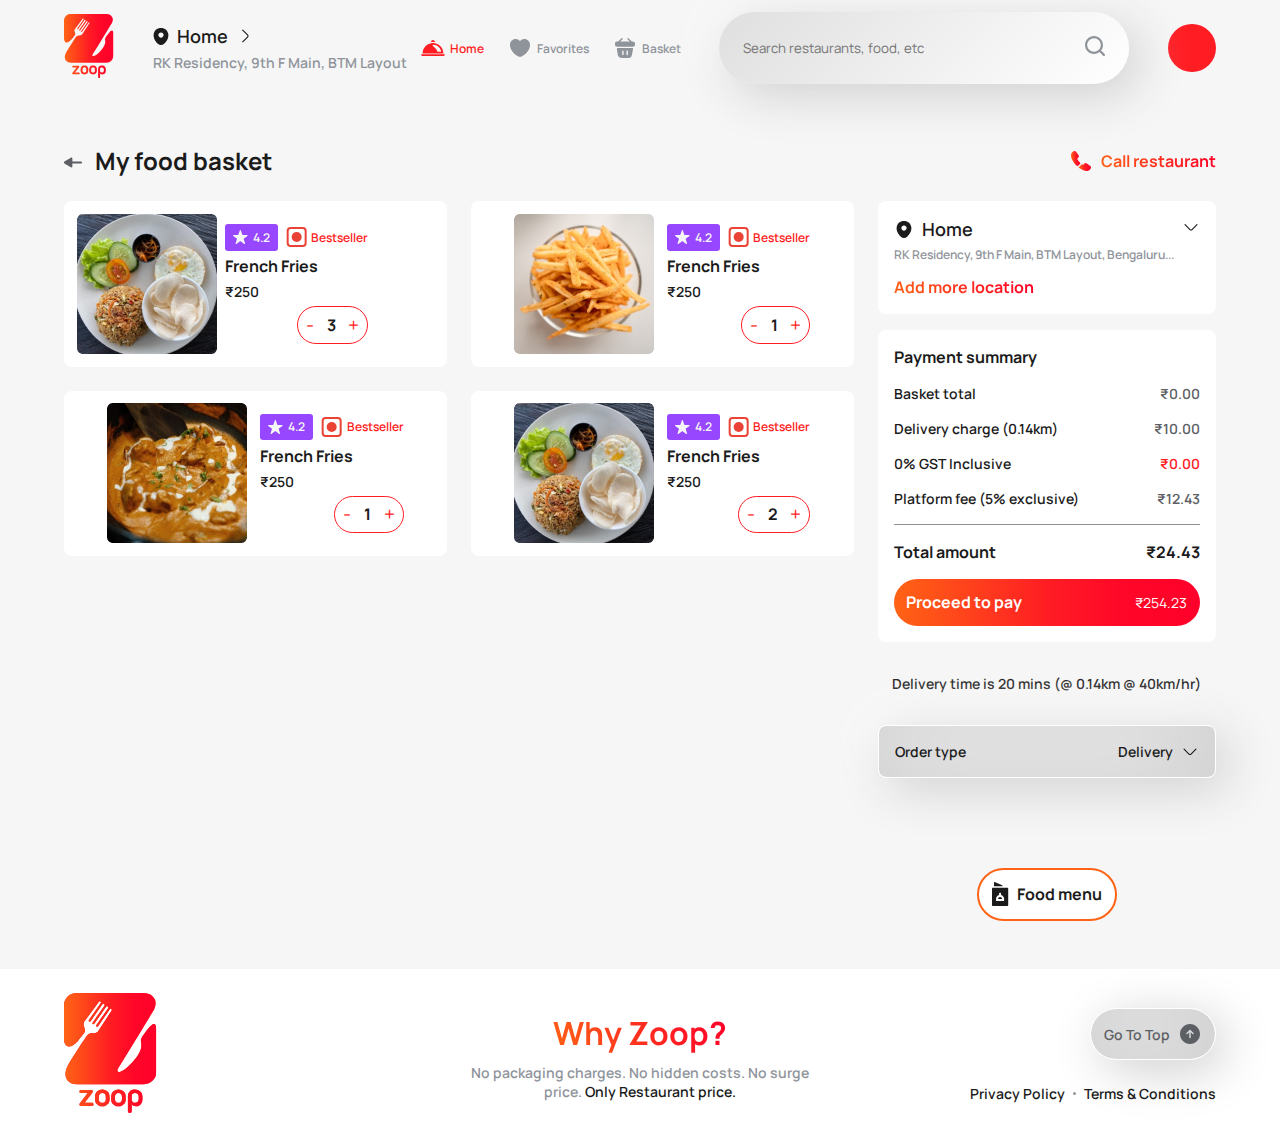
<file: pages/basket.html>
<!DOCTYPE html>
<html lang="en">
  <head>
    <meta charset="UTF-8" />
    <meta name="viewport" content="width=device-width, initial-scale=1.0" />
    <title>Zoop || Basket</title>
    <link rel="stylesheet" href="../css/basket.css" />
    <script src="../js/script.js" defer></script>
    <script src="../js/menu-sidebar.js" defer></script>
  </head>
  <body>
    <div class="curtain"></div>
    <!-- header  -->
    <header class="container header flex-between">
      <div class="logo-container">
        <a href="index.html" class="logo-link">
          <svg
            width="50"
            height="64"
            viewBox="0 0 50 64"
            fill="none"
            xmlns="http://www.w3.org/2000/svg"
          >
            <path
              d="M14.8918 58.546H10.9931L15.1481 53.1597L15.1305 53.1421C15.2783 52.9943 15.3529 52.8004 15.3529 52.5603C15.3529 52.2633 15.2674 52.045 15.0966 51.9013C14.9257 51.7589 14.7318 51.687 14.5148 51.687H9.09456C8.87759 51.687 8.68096 51.7589 8.50467 51.9013C8.32838 52.0437 8.24023 52.2633 8.24023 52.5603C8.24023 52.8343 8.32838 53.039 8.50467 53.176C8.68096 53.3129 8.87759 53.3808 9.09456 53.3808H12.6339L8.4789 58.7671C8.31889 58.9271 8.24023 59.1427 8.24023 59.4166C8.24023 59.6906 8.32838 59.8953 8.50467 60.0323C8.68096 60.1693 8.87759 60.2371 9.09456 60.2371H14.8918C15.1088 60.2371 15.3027 60.1693 15.4735 60.0323C15.6444 59.8953 15.7298 59.6906 15.7298 59.4166C15.7298 59.121 15.6444 58.9013 15.4735 58.7589C15.3027 58.6166 15.1088 58.5447 14.8918 58.5447V58.546Z"
              fill="url(#paint0_linear_507_2482)"
            />
            <path
              d="M23.3732 52.6728C23.0532 52.3135 22.6491 52.0314 22.1595 51.8266C21.6686 51.6219 21.0936 51.5188 20.4319 51.5188C19.7701 51.5188 19.1775 51.6219 18.688 51.8266C18.1971 52.0314 17.7957 52.3135 17.4824 52.6728C17.1692 53.0322 16.9359 53.4485 16.7813 53.9204C16.6281 54.3937 16.5508 54.8981 16.5508 55.4338V56.6136C16.5508 57.1262 16.6281 57.6116 16.7813 58.0673C16.9359 58.5229 17.1692 58.9216 17.4824 59.2647C17.7957 59.6064 18.1971 59.8776 18.688 60.077C19.1775 60.2763 19.7593 60.3767 20.4319 60.3767C21.1045 60.3767 21.6686 60.2763 22.1595 60.077C22.6491 59.8776 23.0545 59.6064 23.3732 59.2647C23.6919 58.923 23.9292 58.5243 24.0824 58.0673C24.2357 57.6116 24.313 57.1262 24.313 56.6136V55.4338C24.313 54.8981 24.2357 54.3937 24.0824 53.9204C23.9292 53.4471 23.6919 53.0308 23.3732 52.6728ZM22.2965 56.6312C22.2965 57.2577 22.131 57.7432 21.8001 58.0849C21.4693 58.4266 21.0136 58.5975 20.4319 58.5975C19.8501 58.5975 19.3945 58.4266 19.0636 58.0849C18.7327 57.7432 18.5673 57.2591 18.5673 56.6312V55.3999C18.5673 54.7164 18.7327 54.197 19.0636 53.8431C19.3945 53.4905 19.8501 53.3129 20.4319 53.3129C21.0136 53.3129 21.4693 53.4892 21.8001 53.8431C22.131 54.197 22.2965 54.7151 22.2965 55.3999V56.6312Z"
              fill="url(#paint1_linear_507_2482)"
            />
            <path
              d="M31.9904 52.6728C31.6704 52.3135 31.2662 52.0314 30.7767 51.8266C30.2858 51.6219 29.7108 51.5188 29.0491 51.5188C28.3873 51.5188 27.7947 51.6219 27.3051 51.8266C26.8142 52.0314 26.4128 52.3135 26.0996 52.6728C25.7863 53.0322 25.5531 53.4485 25.3985 53.9204C25.2453 54.3937 25.168 54.8981 25.168 55.4338V56.6136C25.168 57.1262 25.2453 57.6116 25.3985 58.0673C25.5531 58.5229 25.7863 58.9216 26.0996 59.2647C26.4128 59.6064 26.8142 59.8776 27.3051 60.077C27.7947 60.2763 28.3764 60.3767 29.0491 60.3767C29.7217 60.3767 30.2858 60.2763 30.7767 60.077C31.2662 59.8776 31.6717 59.6064 31.9904 59.2647C32.3091 58.923 32.5464 58.5243 32.6996 58.0673C32.8528 57.6116 32.9301 57.1262 32.9301 56.6136V55.4338C32.9301 54.8981 32.8528 54.3937 32.6996 53.9204C32.5464 53.4471 32.3091 53.0308 31.9904 52.6728ZM30.9137 56.6312C30.9137 57.2577 30.7482 57.7432 30.4173 58.0849C30.0865 58.4266 29.6308 58.5975 29.0491 58.5975C28.4673 58.5975 28.0117 58.4266 27.6808 58.0849C27.3499 57.7432 27.1845 57.2591 27.1845 56.6312V55.3999C27.1845 54.7164 27.3499 54.197 27.6808 53.8431C28.0117 53.4905 28.4673 53.3129 29.0491 53.3129C29.6308 53.3129 30.0865 53.4892 30.4173 53.8431C30.7482 54.197 30.9137 54.7151 30.9137 55.3999V56.6312Z"
              fill="url(#paint2_linear_507_2482)"
            />
            <path
              d="M40.8741 52.6891C40.5487 52.3297 40.1364 52.045 39.6347 51.8348C39.1329 51.6246 38.5512 51.5188 37.8908 51.5188C37.2304 51.5188 36.7137 51.6042 36.2404 51.7751C35.7671 51.946 35.3712 52.186 35.0525 52.4925C34.7325 52.8003 34.4938 53.1624 34.3338 53.5787C34.1738 53.995 34.0938 54.4479 34.0938 54.9375V63.196C34.0938 63.4007 34.1873 63.5865 34.3758 63.752C34.5643 63.9174 34.8125 64.0001 35.1203 64.0001C35.4281 64.0001 35.6532 63.9174 35.8295 63.752C36.0058 63.5865 36.0953 63.4007 36.0953 63.196V59.5196L36.2323 59.4857C36.4832 59.7597 36.7761 59.9794 37.1124 60.1448C37.4487 60.3102 37.8501 60.393 38.3179 60.393C38.9444 60.393 39.4801 60.2872 39.9249 60.077C40.3697 59.8668 40.7345 59.5807 41.0192 59.2227C41.304 58.8633 41.5156 58.447 41.6525 57.9751C41.7895 57.5018 41.8573 56.9973 41.8573 56.4617V55.4528C41.8573 54.9171 41.7746 54.4127 41.6091 53.9394C41.4437 53.4661 41.1982 53.0498 40.8741 52.6918V52.6891ZM39.8394 56.5281C39.8394 57.133 39.6604 57.6171 39.3011 57.9819C38.9417 58.3466 38.4712 58.5297 37.8908 58.5297C37.3782 58.5297 36.951 58.3819 36.6079 58.0849C36.2662 57.7893 36.0953 57.3269 36.0953 56.7004V54.871C36.0953 54.3584 36.2662 53.9814 36.6079 53.7428C36.9496 53.5027 37.3768 53.3834 37.8908 53.3834C38.4725 53.3834 38.9431 53.5665 39.3011 53.9299C39.6604 54.2947 39.8394 54.7788 39.8394 55.3836V56.5295V56.5281Z"
              fill="url(#paint3_linear_507_2482)"
            />
            <path
              d="M48.5475 16.7639C48.3739 16.6215 48.1773 16.551 47.9576 16.551C47.2335 16.551 46.2286 17.3579 44.939 18.9703C43.2263 21.1834 42.2594 22.4649 42.0384 22.812C41.3468 23.8711 41.001 24.7254 41.001 25.3736C41.001 25.5798 41.0633 26.0937 41.1908 26.9155C41.2383 27.2166 41.2613 27.5244 41.2613 27.8403C41.2613 30.3382 39.8239 33.1996 36.949 36.4243C33.9005 39.8389 31.4989 41.7211 29.7455 42.0683C29.0499 42.1971 28.6322 42.0385 28.4898 41.5964C28.4573 41.5015 28.4423 41.4065 28.4423 41.3116C28.4423 40.9319 28.6322 40.4505 29.0105 39.8647C30.2418 37.9838 35.7882 28.9401 45.6455 12.735H45.6225C45.6387 12.7187 45.6536 12.6957 45.6699 12.6645C45.7011 12.6333 45.7242 12.6089 45.7404 12.594C46.6205 11.124 47.4071 9.81132 48.0973 8.6573C48.6004 7.50328 48.8513 6.42791 48.8513 5.43255C48.8513 4.70569 48.7075 4.0263 48.4187 3.39301C47.1684 1.13243 45.2387 0.00146484 42.6269 0.00146484H6.60816C4.78152 0.00146484 3.22746 0.633396 1.94597 1.89861C0.648204 3.17739 0 4.71112 0 6.49842V25.2326C0.153237 26.4504 0.568196 27.3752 1.24623 28.0071C1.67069 28.3868 2.15345 28.5767 2.69588 28.5767C3.94211 28.5767 5.52601 27.5651 7.44757 25.5404C9.55355 22.9639 10.7076 21.4939 10.911 21.1291C11.1293 20.7182 11.2392 20.3073 11.2392 19.8965C11.2392 19.5168 11.1524 19.1303 10.9788 18.7343C10.6316 17.8962 10.4567 17.1694 10.4567 16.5524C10.4567 16.0303 10.5828 15.5963 10.8364 15.2478L18.6325 4.64738C18.8372 4.36261 19.0976 4.33142 19.4149 4.55246C19.7458 4.7735 19.8096 5.02708 19.6048 5.31186L13.2773 14.4423C13.0875 14.7108 13.1431 14.9481 13.4428 15.1543C13.7425 15.3753 13.9879 15.3441 14.1778 15.0593L20.4808 6.00074C20.7019 5.68478 20.9866 5.64545 21.3338 5.88277C21.6972 6.13635 21.7677 6.41977 21.5467 6.73574L15.2436 15.8187C15.0538 16.0872 15.1094 16.3246 15.4091 16.5307C15.7088 16.7368 15.9542 16.7043 16.1441 16.4357L22.4471 7.37716C22.6682 7.04492 22.9529 7.0056 23.3001 7.25918C23.6635 7.51277 23.734 7.79754 23.513 8.11215L17.21 17.1707C17.0201 17.4392 17.0757 17.6847 17.3754 17.9057C17.6751 18.1119 17.9205 18.0793 18.1104 17.8108L24.4378 8.68035C24.6426 8.39557 24.903 8.36438 25.2203 8.58543C25.5363 8.80647 25.5986 9.06819 25.4102 9.36788L18.2067 20.3711C17.732 21.0979 16.753 21.4614 15.2681 21.4614H14.7948C13.916 21.4614 13.1689 21.7624 12.5559 22.3632C11.9091 23.0276 8.5921 28.1102 2.60502 37.6109C1.39405 39.8091 0.789236 41.7089 0.789236 43.3132C0.789236 44.672 1.20555 45.8233 2.03818 46.7657C3.31832 48.012 4.85475 48.6358 6.64748 48.6358H42.631C44.4549 48.6358 46.0076 47.9971 47.2877 46.7183C48.5679 45.4232 49.2079 43.8732 49.2079 42.0669V19.0164C49.1917 17.8786 48.972 17.1273 48.5475 16.7639Z"
              fill="url(#paint4_linear_507_2482)"
            />
            <defs>
              <linearGradient
                id="paint0_linear_507_2482"
                x1="0.00071712"
                y1="32.0008"
                x2="49.2086"
                y2="32.0008"
                gradientUnits="userSpaceOnUse"
              >
                <stop stop-color="#FF6315" />
                <stop offset="0.26" stop-color="#FF411C" />
                <stop offset="0.57" stop-color="#FF1D23" />
                <stop offset="0.83" stop-color="#FF0728" />
                <stop offset="1" stop-color="#FF002A" />
              </linearGradient>
              <linearGradient
                id="paint1_linear_507_2482"
                x1="-0.000122551"
                y1="32.0008"
                x2="49.2078"
                y2="32.0008"
                gradientUnits="userSpaceOnUse"
              >
                <stop stop-color="#FF6315" />
                <stop offset="0.26" stop-color="#FF411C" />
                <stop offset="0.57" stop-color="#FF1D23" />
                <stop offset="0.83" stop-color="#FF0728" />
                <stop offset="1" stop-color="#FF002A" />
              </linearGradient>
              <linearGradient
                id="paint2_linear_507_2482"
                x1="-0.000795823"
                y1="32.0008"
                x2="49.2071"
                y2="32.0008"
                gradientUnits="userSpaceOnUse"
              >
                <stop stop-color="#FF6315" />
                <stop offset="0.26" stop-color="#FF411C" />
                <stop offset="0.57" stop-color="#FF1D23" />
                <stop offset="0.83" stop-color="#FF0728" />
                <stop offset="1" stop-color="#FF002A" />
              </linearGradient>
              <linearGradient
                id="paint3_linear_507_2482"
                x1="0.000646219"
                y1="32.0008"
                x2="49.2086"
                y2="32.0008"
                gradientUnits="userSpaceOnUse"
              >
                <stop stop-color="#FF6315" />
                <stop offset="0.26" stop-color="#FF411C" />
                <stop offset="0.57" stop-color="#FF1D23" />
                <stop offset="0.83" stop-color="#FF0728" />
                <stop offset="1" stop-color="#FF002A" />
              </linearGradient>
              <linearGradient
                id="paint4_linear_507_2482"
                x1="0"
                y1="32.0008"
                x2="49.2079"
                y2="32.0008"
                gradientUnits="userSpaceOnUse"
              >
                <stop stop-color="#FF6315" />
                <stop offset="0.25" stop-color="#FF411C" />
                <stop offset="0.5" stop-color="#FF1D23" />
                <stop offset="0.75" stop-color="#FF0728" />
                <stop offset="1" stop-color="#FF002A" />
              </linearGradient>
            </defs>
          </svg>
        </a>
      </div>

      <div class="address flex-column">
        <div class="address-title btn flex">
          <svg
            width="16"
            height="19"
            viewBox="0 0 16 19"
            fill="none"
            xmlns="http://www.w3.org/2000/svg"
          >
            <path
              d="M15.1829 6.54158C14.3079 2.69159 10.9496 0.958252 7.99959 0.958252C7.99959 0.958252 7.99959 0.958252 7.99126 0.958252C5.04959 0.958252 1.68292 2.68325 0.807924 6.53325C-0.167075 10.8333 2.46626 14.4749 4.84959 16.7666C5.73292 17.6166 6.86626 18.0416 7.99959 18.0416C9.13292 18.0416 10.2663 17.6166 11.1413 16.7666C13.5246 14.4749 16.1579 10.8416 15.1829 6.54158ZM7.99959 10.7166C6.54959 10.7166 5.37459 9.54158 5.37459 8.09159C5.37459 6.64158 6.54959 5.46658 7.99959 5.46658C9.44959 5.46658 10.6246 6.64158 10.6246 8.09159C10.6246 9.54158 9.44959 10.7166 7.99959 10.7166Z"
              fill="#1B1B1B"
            />
          </svg>
          <p class="address-name text-md">Home</p>
          <svg
            width="18"
            height="18"
            viewBox="0 0 18 18"
            fill="none"
            xmlns="http://www.w3.org/2000/svg"
          >
            <path
              d="M6.68172 15.5024C6.53922 15.5024 6.39672 15.4499 6.28422 15.3374C6.06672 15.1199 6.06672 14.7599 6.28422 14.5424L11.1742 9.65239C11.5342 9.29239 11.5342 8.70739 11.1742 8.34739L6.28422 3.45739C6.06672 3.23989 6.06672 2.87989 6.28422 2.66239C6.50172 2.44489 6.86172 2.44489 7.07922 2.66239L11.9692 7.55239C12.3517 7.93489 12.5692 8.45239 12.5692 8.99989C12.5692 9.54739 12.3592 10.0649 11.9692 10.4474L7.07922 15.3374C6.96672 15.4424 6.82422 15.5024 6.68172 15.5024Z"
              fill="#1B1B1B"
            />
          </svg>
        </div>
        <div class="address-description">
          <p class="address-p text-sl-light">
            RK Residency, 9th F Main, BTM Layout
          </p>
        </div>
        <!-- floating address listing -->
        <div class="address-list flex-column">
          <div class="address-list-head flex-between">
            <p class="list-title text-md-light">Choose location</p>
            <div class="address-list-close btn flex-center">
              <svg
                width="32"
                height="32"
                viewBox="0 0 32 32"
                fill="none"
                xmlns="http://www.w3.org/2000/svg"
              >
                <path
                  d="M15.9993 2.66675C8.65268 2.66675 2.66602 8.65341 2.66602 16.0001C2.66602 23.3467 8.65268 29.3334 15.9993 29.3334C23.346 29.3334 29.3327 23.3467 29.3327 16.0001C29.3327 8.65341 23.346 2.66675 15.9993 2.66675ZM20.4793 19.0667C20.866 19.4534 20.866 20.0934 20.4793 20.4801C20.2793 20.6801 20.026 20.7734 19.7727 20.7734C19.5194 20.7734 19.266 20.6801 19.066 20.4801L15.9993 17.4134L12.9327 20.4801C12.7327 20.6801 12.4793 20.7734 12.226 20.7734C11.9727 20.7734 11.7193 20.6801 11.5194 20.4801C11.1327 20.0934 11.1327 19.4534 11.5194 19.0667L14.586 16.0001L11.5194 12.9334C11.1327 12.5467 11.1327 11.9067 11.5194 11.5201C11.906 11.1334 12.546 11.1334 12.9327 11.5201L15.9993 14.5867L19.066 11.5201C19.4527 11.1334 20.0927 11.1334 20.4793 11.5201C20.866 11.9067 20.866 12.5467 20.4793 12.9334L17.4127 16.0001L20.4793 19.0667Z"
                  fill="#616469"
                />
              </svg>
            </div>
          </div>
          <div class="address-list-item">
            <a href="#" class="address-list-link flex-between">
              <div class="address-location flex-column">
                <p class="address-list-title active text-normal">Home</p>
                <p class="address-list-location text-sl">
                  9th F main, BTM Layout 1st,<br />
                  Bengaluru - 560029
                </p>
              </div>
              <svg
                width="24"
                height="24"
                viewBox="0 0 24 24"
                fill="none"
                xmlns="http://www.w3.org/2000/svg"
              >
                <path
                  d="M12 2C6.49 2 2 6.49 2 12C2 17.51 6.49 22 12 22C17.51 22 22 17.51 22 12C22 6.49 17.51 2 12 2ZM16.78 9.7L11.11 15.37C10.97 15.51 10.78 15.59 10.58 15.59C10.38 15.59 10.19 15.51 10.05 15.37L7.22 12.54C6.93 12.25 6.93 11.77 7.22 11.48C7.51 11.19 7.99 11.19 8.28 11.48L10.58 13.78L15.72 8.64C16.01 8.35 16.49 8.35 16.78 8.64C17.07 8.93 17.07 9.4 16.78 9.7Z"
                  fill="#FF1D23"
                />
              </svg>
            </a>
            <a href="#" class="address-list-link flex-between">
              <div class="address-location flex-column">
                <p class="address-list-title text-normal">Office</p>
                <p class="address-list-location text-sl">
                  9th F main, BTM Layout 1st,<br />
                  Bengaluru - 560029
                </p>
              </div>
              <svg
                width="24"
                height="24"
                viewBox="0 0 24 24"
                fill="none"
                xmlns="http://www.w3.org/2000/svg"
              >
                <path
                  d="M12 2C6.49 2 2 6.49 2 12C2 17.51 6.49 22 12 22C17.51 22 22 17.51 22 12C22 6.49 17.51 2 12 2ZM16.78 9.7L11.11 15.37C10.97 15.51 10.78 15.59 10.58 15.59C10.38 15.59 10.19 15.51 10.05 15.37L7.22 12.54C6.93 12.25 6.93 11.77 7.22 11.48C7.51 11.19 7.99 11.19 8.28 11.48L10.58 13.78L15.72 8.64C16.01 8.35 16.49 8.35 16.78 8.64C17.07 8.93 17.07 9.4 16.78 9.7Z"
                  fill="#5C5F6470"
                />
              </svg>
            </a>
            <a href="#" class="address-list-link flex-between">
              <div class="address-location flex-column">
                <p class="address-list-title text-normal">Work</p>
                <p class="address-list-location text-sl">
                  9th F main, BTM Layout 1st,<br />
                  Bengaluru - 560029
                </p>
              </div>
              <svg
                width="24"
                height="24"
                viewBox="0 0 24 24"
                fill="none"
                xmlns="http://www.w3.org/2000/svg"
              >
                <path
                  d="M12 2C6.49 2 2 6.49 2 12C2 17.51 6.49 22 12 22C17.51 22 22 17.51 22 12C22 6.49 17.51 2 12 2ZM16.78 9.7L11.11 15.37C10.97 15.51 10.78 15.59 10.58 15.59C10.38 15.59 10.19 15.51 10.05 15.37L7.22 12.54C6.93 12.25 6.93 11.77 7.22 11.48C7.51 11.19 7.99 11.19 8.28 11.48L10.58 13.78L15.72 8.64C16.01 8.35 16.49 8.35 16.78 8.64C17.07 8.93 17.07 9.4 16.78 9.7Z"
                  fill="#5C5F6470"
                />
              </svg>
            </a>
          </div>
        </div>
      </div>

      <nav class="header-nav flex">
        <a href="#" class="header-nav-link flex">
          <svg
            class="home-icon"
            width="24"
            height="16"
            viewBox="0 0 24 16"
            fill="none"
            xmlns="http://www.w3.org/2000/svg"
          >
            <path
              d="M12.0001 2.08209C12.6495 2.08209 13.2707 2.13856 13.8918 2.2515C13.8918 2.1668 13.9201 2.08209 13.9201 1.99739C13.9201 0.952684 13.073 0.0773926 12.0001 0.0773926C10.9271 0.0773926 10.0801 0.924449 10.0801 1.99739C10.0801 2.08209 10.0801 2.1668 10.1083 2.2515C10.7295 2.13856 11.3507 2.08209 12.0001 2.08209Z"
              fill="#FF1D23"
            />
            <path
              d="M13.9062 3.18601C13.2851 3.07307 12.6639 3.0166 12.0145 3.0166C11.3651 3.0166 10.7439 3.07307 10.1227 3.18601C5.26628 4.08954 1.5957 8.32482 1.5957 13.4354H22.405C22.4333 8.32482 18.7627 4.0613 13.9062 3.18601ZM12.438 4.82365C16.1086 4.82365 20.1462 8.18364 20.1462 11.8542H16.4192C16.4192 8.18364 8.76744 4.82365 12.438 4.82365Z"
              fill="#FF1D23"
            />
            <path
              d="M0 14.2007L0.847056 15.923H23.1529L23.9999 14.2007H0Z"
              fill="#FF1D23"
            />
          </svg>
          <p class="text-sm header-nav-link-p active">Home</p>
        </a>
        <a href="#" class="header-nav-link flex">
          <svg
            width="24"
            height="24"
            viewBox="0 0 24 24"
            fill="none"
            xmlns="http://www.w3.org/2000/svg"
          >
            <path
              d="M16.44 3.1001C14.63 3.1001 13.01 3.9801 12 5.3301C10.99 3.9801 9.37 3.1001 7.56 3.1001C4.49 3.1001 2 5.6001 2 8.6901C2 9.8801 2.19 10.9801 2.52 12.0001C4.1 17.0001 8.97 19.9901 11.38 20.8101C11.72 20.9301 12.28 20.9301 12.62 20.8101C15.03 19.9901 19.9 17.0001 21.48 12.0001C21.81 10.9801 22 9.8801 22 8.6901C22 5.6001 19.51 3.1001 16.44 3.1001Z"
              fill="#8F949B"
            />
          </svg>
          <p class="text-sm header-nav-link-p">Favorites</p>
        </a>
        <a class="header-nav-link flex">
          <svg
            width="24"
            height="24"
            viewBox="0 0 24 24"
            fill="none"
            xmlns="http://www.w3.org/2000/svg"
          >
            <path
              d="M19.24 5.58006H18.84L15.46 2.20006C15.19 1.93006 14.75 1.93006 14.47 2.20006C14.2 2.47006 14.2 2.91006 14.47 3.19006L16.86 5.58006H7.14L9.53 3.19006C9.8 2.92006 9.8 2.48006 9.53 2.20006C9.26 1.93006 8.82 1.93006 8.54 2.20006L5.17 5.58006H4.77C3.87 5.58006 2 5.58006 2 8.14006C2 9.11006 2.2 9.75006 2.62 10.1701C2.86 10.4201 3.15 10.5501 3.46 10.6201C3.75 10.6901 4.06 10.7001 4.36 10.7001H19.64C19.95 10.7001 20.24 10.6801 20.52 10.6201C21.36 10.4201 22 9.82006 22 8.14006C22 5.58006 20.13 5.58006 19.24 5.58006Z"
              fill="#8F949B"
            />
            <path
              d="M19.0506 12H4.87064C4.25064 12 3.78064 12.55 3.88064 13.16L4.72064 18.3C5.00064 20.02 5.75064 22 9.08064 22H14.6906C18.0606 22 18.6606 20.31 19.0206 18.42L20.0306 13.19C20.1506 12.57 19.6806 12 19.0506 12ZM10.6106 18.45C10.6106 18.84 10.3006 19.15 9.92064 19.15C9.53064 19.15 9.22064 18.84 9.22064 18.45V15.15C9.22064 14.77 9.53064 14.45 9.92064 14.45C10.3006 14.45 10.6106 14.77 10.6106 15.15V18.45ZM14.8906 18.45C14.8906 18.84 14.5806 19.15 14.1906 19.15C13.8106 19.15 13.4906 18.84 13.4906 18.45V15.15C13.4906 14.77 13.8106 14.45 14.1906 14.45C14.5806 14.45 14.8906 14.77 14.8906 15.15V18.45Z"
              fill="#8F949B"
            />
          </svg>
          <p class="text-sm header-nav-link-p">Basket</p>
        </a>
      </nav>
      <div class="header-app-search">
        <form class="app-search flex-between">
          <input
            class="search-input container"
            type="search"
            id="appsearch"
            name="appsearch"
            placeholder="Search restaurants, food, etc"
          />
          <button type="submit" class="app-search-btn">
            <svg
              width="20"
              height="20"
              viewBox="0 0 20 20"
              fill="none"
              xmlns="http://www.w3.org/2000/svg"
            >
              <path
                id="Vector"
                d="M19.6561 18.1081L16.0689 14.5455C18.8699 10.9584 18.5751 5.84774 15.3563 2.62907C13.6609 0.933702 11.4005 0 8.99269 0C6.58488 0 4.3244 0.933702 2.62907 2.62907C0.933702 4.32444 0 6.58484 0 8.99269C0 11.4005 0.933702 13.661 2.62907 15.3563C4.32444 17.0517 6.58484 17.9854 8.99269 17.9854C10.9828 17.9854 12.9485 17.322 14.5209 16.0689L18.0835 19.6805C18.3046 19.9016 18.5749 20 18.8699 20C19.1646 20 19.4349 19.8771 19.6562 19.6805C20.0984 19.2629 20.0984 18.5504 19.656 18.1081L19.6561 18.1081ZM15.7741 8.99265C15.7741 10.8109 15.0617 12.5061 13.784 13.7838C12.5063 15.0615 10.7865 15.7739 8.99287 15.7739C7.19926 15.7739 5.47945 15.0615 4.20173 13.7838C2.924 12.5061 2.2116 10.7863 2.2116 8.99265C2.2116 7.17443 2.92404 5.47923 4.20173 4.20151C5.47941 2.92378 7.19926 2.21138 8.99287 2.21138C10.8111 2.21138 12.5063 2.92383 13.784 4.20151C15.0615 5.47901 15.7741 7.17439 15.7741 8.99265Z"
                fill="#8F949B"
              />
            </svg>
          </button>
        </form>
        <ul class="search-history">
          <li class="search-history-list">chinese</li>
        </ul>
      </div>

      <div class="profile flex-center">
        <div class="profile-id"></div>
      </div>
    </header>

    <!-- floating mobile search bar -->
    <div class="mobile-search flex-column">
      <form class="mobile-app-search flex-between">
        <input
          class="mobile-search-input container"
          type="search"
          id="mobileappsearch"
          name="mobileappsearch"
          placeholder="Search restaurants, food, etc"
        />
        <button type="submit" class="mobile-search-btn flex">
          <svg
            width="20"
            height="20"
            viewBox="0 0 20 20"
            fill="none"
            xmlns="http://www.w3.org/2000/svg"
          >
            <path
              id="Vector"
              d="M19.6561 18.1081L16.0689 14.5455C18.8699 10.9584 18.5751 5.84774 15.3563 2.62907C13.6609 0.933702 11.4005 0 8.99269 0C6.58488 0 4.3244 0.933702 2.62907 2.62907C0.933702 4.32444 0 6.58484 0 8.99269C0 11.4005 0.933702 13.661 2.62907 15.3563C4.32444 17.0517 6.58484 17.9854 8.99269 17.9854C10.9828 17.9854 12.9485 17.322 14.5209 16.0689L18.0835 19.6805C18.3046 19.9016 18.5749 20 18.8699 20C19.1646 20 19.4349 19.8771 19.6562 19.6805C20.0984 19.2629 20.0984 18.5504 19.656 18.1081L19.6561 18.1081ZM15.7741 8.99265C15.7741 10.8109 15.0617 12.5061 13.784 13.7838C12.5063 15.0615 10.7865 15.7739 8.99287 15.7739C7.19926 15.7739 5.47945 15.0615 4.20173 13.7838C2.924 12.5061 2.2116 10.7863 2.2116 8.99265C2.2116 7.17443 2.92404 5.47923 4.20173 4.20151C5.47941 2.92378 7.19926 2.21138 8.99287 2.21138C10.8111 2.21138 12.5063 2.92383 13.784 4.20151C15.0615 5.47901 15.7741 7.17439 15.7741 8.99265Z"
              fill="#8F949B"
            />
          </svg>
        </button>
      </form>
      <ul class="mobile-search-history">
        <li class="mobile-search-history-list">chinese</li>
      </ul>
    </div>

    <main>
      <!-- category section -->
      <section class="basket-section">
        <!-- category header -->
        <div class="category-items-header flex-between">
          <a
            href="./restaurant.html"
            class="category-items-display flex-center"
          >
            <div class="food-items-display-style flex">
              <svg
                xmlns="http://www.w3.org/2000/svg"
                width="18"
                height="11"
                viewBox="0 0 18 11"
                fill="none"
              >
                <path
                  d="M16.9534 4.42926H8.36102V1.49464C8.36102 0.727942 7.54144 0.252058 6.88049 0.635409L0.773311 4.16488C-0.25777 4.75974 -0.25777 6.24027 0.773311 6.83512L6.88049 10.3646C7.54144 10.7479 8.36102 10.2721 8.36102 9.50536V6.39889H17.0062C17.5614 6.39889 18.0109 5.94945 17.9977 5.38103C17.9712 4.85227 17.4953 4.42926 16.9534 4.42926Z"
                  fill="#5C5F64"
                />
              </svg>
            </div>
            <p class="category-items-title text-ml">My food basket</p>
          </a>
          <div class="category-items-category flex">
            <svg
              width="24"
              height="24"
              viewBox="0 0 24 24"
              fill="none"
              xmlns="http://www.w3.org/2000/svg"
            >
              <path
                d="M11.05 14.95L9.2 16.8C8.81 17.19 8.19 17.19 7.79 16.81C7.68 16.7 7.57 16.6 7.46 16.49C6.43 15.45 5.5 14.36 4.67 13.22C3.85 12.08 3.19 10.94 2.71 9.81C2.24 8.67 2 7.58 2 6.54C2 5.86 2.12 5.21 2.36 4.61C2.6 4 2.98 3.44 3.51 2.94C4.15 2.31 4.85 2 5.59 2C5.87 2 6.15 2.06 6.4 2.18C6.66 2.3 6.89 2.48 7.07 2.74L9.39 6.01C9.57 6.26 9.7 6.49 9.79 6.71C9.88 6.92 9.93 7.13 9.93 7.32C9.93 7.56 9.86 7.8 9.72 8.03C9.59 8.26 9.4 8.5 9.16 8.74L8.4 9.53C8.29 9.64 8.24 9.77 8.24 9.93C8.24 10.01 8.25 10.08 8.27 10.16C8.3 10.24 8.33 10.3 8.35 10.36C8.53 10.69 8.84 11.12 9.28 11.64C9.73 12.16 10.21 12.69 10.73 13.22C10.83 13.32 10.94 13.42 11.04 13.52C11.44 13.91 11.45 14.55 11.05 14.95Z"
                fill="url(#paint0_linear_2245_3034)"
              />
              <path
                d="M21.9701 18.33C21.9701 18.61 21.9201 18.9 21.8201 19.18C21.7901 19.26 21.7601 19.34 21.7201 19.42C21.5501 19.78 21.3301 20.12 21.0401 20.44C20.5501 20.98 20.0101 21.37 19.4001 21.62C19.3901 21.62 19.3801 21.63 19.3701 21.63C18.7801 21.87 18.1401 22 17.4501 22C16.4301 22 15.3401 21.76 14.1901 21.27C13.0401 20.78 11.8901 20.12 10.7501 19.29C10.3601 19 9.9701 18.71 9.6001 18.4L12.8701 15.13C13.1501 15.34 13.4001 15.5 13.6101 15.61C13.6601 15.63 13.7201 15.66 13.7901 15.69C13.8701 15.72 13.9501 15.73 14.0401 15.73C14.2101 15.73 14.3401 15.67 14.4501 15.56L15.2101 14.81C15.4601 14.56 15.7001 14.37 15.9301 14.25C16.1601 14.11 16.3901 14.04 16.6401 14.04C16.8301 14.04 17.0301 14.08 17.2501 14.17C17.4701 14.26 17.7001 14.39 17.9501 14.56L21.2601 16.91C21.5201 17.09 21.7001 17.3 21.8101 17.55C21.9101 17.8 21.9701 18.05 21.9701 18.33Z"
                fill="url(#paint1_linear_2245_3034)"
              />
              <defs>
                <linearGradient
                  id="paint0_linear_2245_3034"
                  x1="2"
                  y1="11.9311"
                  x2="11.345"
                  y2="11.9311"
                  gradientUnits="userSpaceOnUse"
                >
                  <stop stop-color="#FF6315" />
                  <stop offset="0.25" stop-color="#FF411C" />
                  <stop offset="0.5" stop-color="#FF1D23" />
                  <stop offset="0.75" stop-color="#FF0728" />
                  <stop offset="1" stop-color="#FF002A" />
                </linearGradient>
                <linearGradient
                  id="paint1_linear_2245_3034"
                  x1="9.6001"
                  y1="19.2774"
                  x2="21.9701"
                  y2="19.2774"
                  gradientUnits="userSpaceOnUse"
                >
                  <stop stop-color="#FF6315" />
                  <stop offset="0.25" stop-color="#FF411C" />
                  <stop offset="0.5" stop-color="#FF1D23" />
                  <stop offset="0.75" stop-color="#FF0728" />
                  <stop offset="1" stop-color="#FF002A" />
                </linearGradient>
              </defs>
            </svg>
            <a href="tel:+09zoopwebsite" class="text-accent">Call restaurant</a>
          </div>
        </div>
        <div class="food-items-sidebar flex-start">
          <!-- category items -->
          <div class="food-items">
            <!-- food items content -->
            <div class="food-items-content active">
              <div class="food flex">
                <div class="food-img container">
                  <img src="../assets/Rectangle 72.png" alt="" />
                </div>
                <div class="food-details flex-column">
                  <div class="food-rating-fav flex">
                    <div class="food-rating flex text-sm">
                      <div class="food-rating-content flex-sm">
                        <svg
                          xmlns="http://www.w3.org/2000/svg"
                          width="15"
                          height="14"
                          viewBox="0 0 15 14"
                          fill="none"
                        >
                          <path
                            d="M6.80068 0.385489C6.96769 -0.128497 7.69484 -0.128496 7.86185 0.385491L9.21006 4.53488C9.28475 4.76474 9.49896 4.92037 9.74065 4.92037H14.1036C14.644 4.92037 14.8687 5.61194 14.4315 5.9296L10.9018 8.49406C10.7063 8.63612 10.6245 8.88794 10.6991 9.1178L12.0474 13.2672C12.2144 13.7812 11.6261 14.2086 11.1889 13.8909L7.65918 11.3265C7.46365 11.1844 7.19888 11.1844 7.00335 11.3265L3.47366 13.8909C3.03644 14.2086 2.44816 13.7812 2.61517 13.2672L3.96339 9.1178C4.03807 8.88794 3.95625 8.63612 3.76072 8.49406L0.231038 5.9296C-0.206185 5.61193 0.0185193 4.92037 0.558957 4.92037H4.92188C5.16357 4.92037 5.37778 4.76474 5.45247 4.53488L6.80068 0.385489Z"
                            fill="#f6f6f6"
                          />
                        </svg>
                        <p class="food-rating-figure">4.2</p>
                      </div>
                      <div class="food-rating-status flex-sm">
                        <svg
                          xmlns="http://www.w3.org/2000/svg"
                          width="21"
                          height="20"
                          viewBox="0 0 21 20"
                          fill="none"
                        >
                          <rect
                            x="1.66211"
                            y="1"
                            width="18"
                            height="18"
                            rx="3"
                            stroke="#EA4335"
                            stroke-width="2"
                          />
                          <circle cx="10.6621" cy="10" r="5" fill="#EA4335" />
                        </svg>
                        <p class="foot-rating-status-p">Bestseller</p>
                      </div>
                    </div>
                  </div>
                  <p class="food-name text-normal">French Fries</p>
                  <p class="food-price text-sl-dark">₹250</p>
                  <div class="food-add-btn-container container flex-right">
                    <div class="incre-decre-btn flex">
                      <button class="decrement-btn btn">-</button>
                      <p class="basket-item-count text-normal">3</p>
                      <button class="increment-btn btn">+</button>
                    </div>
                  </div>
                </div>
              </div>
              <div class="food flex-center">
                <div class="food-img container">
                  <img src="../assets/food.png" alt="" />
                </div>
                <div class="food-details flex-column">
                  <div class="food-rating-fav flex">
                    <div class="food-rating flex text-sm">
                      <div class="food-rating-content flex-sm">
                        <svg
                          xmlns="http://www.w3.org/2000/svg"
                          width="15"
                          height="14"
                          viewBox="0 0 15 14"
                          fill="none"
                        >
                          <path
                            d="M6.80068 0.385489C6.96769 -0.128497 7.69484 -0.128496 7.86185 0.385491L9.21006 4.53488C9.28475 4.76474 9.49896 4.92037 9.74065 4.92037H14.1036C14.644 4.92037 14.8687 5.61194 14.4315 5.9296L10.9018 8.49406C10.7063 8.63612 10.6245 8.88794 10.6991 9.1178L12.0474 13.2672C12.2144 13.7812 11.6261 14.2086 11.1889 13.8909L7.65918 11.3265C7.46365 11.1844 7.19888 11.1844 7.00335 11.3265L3.47366 13.8909C3.03644 14.2086 2.44816 13.7812 2.61517 13.2672L3.96339 9.1178C4.03807 8.88794 3.95625 8.63612 3.76072 8.49406L0.231038 5.9296C-0.206185 5.61193 0.0185193 4.92037 0.558957 4.92037H4.92188C5.16357 4.92037 5.37778 4.76474 5.45247 4.53488L6.80068 0.385489Z"
                            fill="#f6f6f6"
                          />
                        </svg>
                        <p class="food-rating-figure">4.2</p>
                      </div>
                      <div class="food-rating-status flex-sm">
                        <svg
                          xmlns="http://www.w3.org/2000/svg"
                          width="21"
                          height="20"
                          viewBox="0 0 21 20"
                          fill="none"
                        >
                          <rect
                            x="1.66211"
                            y="1"
                            width="18"
                            height="18"
                            rx="3"
                            stroke="#EA4335"
                            stroke-width="2"
                          />
                          <circle cx="10.6621" cy="10" r="5" fill="#EA4335" />
                        </svg>
                        <p class="foot-rating-status-p">Bestseller</p>
                      </div>
                    </div>
                  </div>
                  <p class="food-name text-normal">French Fries</p>
                  <p class="food-price text-sl-dark">₹250</p>
                  <div class="food-add-btn-container flex-right container">
                    <div class="incre-decre-btn flex">
                      <button class="decrement-btn btn">-</button>
                      <p class="basket-item-count text-normal">1</p>
                      <button class="increment-btn btn">+</button>
                    </div>
                  </div>
                </div>
              </div>
              <div class="food flex-center">
                <div class="food-img container">
                  <img src="../assets/Rectangle 72 (1).png" alt="" />
                </div>
                <div class="food-details flex-column">
                  <div class="food-rating-fav flex">
                    <div class="food-rating flex text-sm">
                      <div class="food-rating-content flex-sm">
                        <svg
                          xmlns="http://www.w3.org/2000/svg"
                          width="15"
                          height="14"
                          viewBox="0 0 15 14"
                          fill="none"
                        >
                          <path
                            d="M6.80068 0.385489C6.96769 -0.128497 7.69484 -0.128496 7.86185 0.385491L9.21006 4.53488C9.28475 4.76474 9.49896 4.92037 9.74065 4.92037H14.1036C14.644 4.92037 14.8687 5.61194 14.4315 5.9296L10.9018 8.49406C10.7063 8.63612 10.6245 8.88794 10.6991 9.1178L12.0474 13.2672C12.2144 13.7812 11.6261 14.2086 11.1889 13.8909L7.65918 11.3265C7.46365 11.1844 7.19888 11.1844 7.00335 11.3265L3.47366 13.8909C3.03644 14.2086 2.44816 13.7812 2.61517 13.2672L3.96339 9.1178C4.03807 8.88794 3.95625 8.63612 3.76072 8.49406L0.231038 5.9296C-0.206185 5.61193 0.0185193 4.92037 0.558957 4.92037H4.92188C5.16357 4.92037 5.37778 4.76474 5.45247 4.53488L6.80068 0.385489Z"
                            fill="#f6f6f6"
                          />
                        </svg>
                        <p class="food-rating-figure">4.2</p>
                      </div>
                      <div class="food-rating-status flex-sm">
                        <svg
                          xmlns="http://www.w3.org/2000/svg"
                          width="21"
                          height="20"
                          viewBox="0 0 21 20"
                          fill="none"
                        >
                          <rect
                            x="1.66211"
                            y="1"
                            width="18"
                            height="18"
                            rx="3"
                            stroke="#EA4335"
                            stroke-width="2"
                          />
                          <circle cx="10.6621" cy="10" r="5" fill="#EA4335" />
                        </svg>
                        <p class="foot-rating-status-p">Bestseller</p>
                      </div>
                    </div>
                  </div>
                  <p class="food-name text-normal">French Fries</p>
                  <p class="food-price text-sl-dark">₹250</p>
                  <div class="food-add-btn-container flex-right container">
                    <div class="incre-decre-btn flex">
                      <button class="decrement-btn btn">-</button>
                      <p class="basket-item-count text-normal">1</p>
                      <button class="increment-btn btn">+</button>
                    </div>
                  </div>
                </div>
              </div>
              <div class="food flex-center">
                <div class="food-img container">
                  <img src="../assets/Rectangle 72.png" alt="" />
                </div>
                <div class="food-details flex-column">
                  <div class="food-rating-fav flex">
                    <div class="food-rating flex text-sm">
                      <div class="food-rating-content flex-sm">
                        <svg
                          xmlns="http://www.w3.org/2000/svg"
                          width="15"
                          height="14"
                          viewBox="0 0 15 14"
                          fill="none"
                        >
                          <path
                            d="M6.80068 0.385489C6.96769 -0.128497 7.69484 -0.128496 7.86185 0.385491L9.21006 4.53488C9.28475 4.76474 9.49896 4.92037 9.74065 4.92037H14.1036C14.644 4.92037 14.8687 5.61194 14.4315 5.9296L10.9018 8.49406C10.7063 8.63612 10.6245 8.88794 10.6991 9.1178L12.0474 13.2672C12.2144 13.7812 11.6261 14.2086 11.1889 13.8909L7.65918 11.3265C7.46365 11.1844 7.19888 11.1844 7.00335 11.3265L3.47366 13.8909C3.03644 14.2086 2.44816 13.7812 2.61517 13.2672L3.96339 9.1178C4.03807 8.88794 3.95625 8.63612 3.76072 8.49406L0.231038 5.9296C-0.206185 5.61193 0.0185193 4.92037 0.558957 4.92037H4.92188C5.16357 4.92037 5.37778 4.76474 5.45247 4.53488L6.80068 0.385489Z"
                            fill="#f6f6f6"
                          />
                        </svg>
                        <p class="food-rating-figure">4.2</p>
                      </div>
                      <div class="food-rating-status flex-sm">
                        <svg
                          xmlns="http://www.w3.org/2000/svg"
                          width="21"
                          height="20"
                          viewBox="0 0 21 20"
                          fill="none"
                        >
                          <rect
                            x="1.66211"
                            y="1"
                            width="18"
                            height="18"
                            rx="3"
                            stroke="#EA4335"
                            stroke-width="2"
                          />
                          <circle cx="10.6621" cy="10" r="5" fill="#EA4335" />
                        </svg>
                        <p class="foot-rating-status-p">Bestseller</p>
                      </div>
                    </div>
                  </div>
                  <p class="food-name text-normal">French Fries</p>
                  <p class="food-price text-sl-dark">₹250</p>
                  <div class="food-add-btn-container flex-right container">
                    <div class="incre-decre-btn flex">
                      <button class="decrement-btn btn">-</button>
                      <p class="basket-item-count text-normal">2</p>
                      <button class="increment-btn btn">+</button>
                   </div>                  </div>
                </div>
              </div>
            </div>
          </div>
          <!-- food sidebar -->
          <div class="food-sidebar flex-column">
            <!-- basket sidebar top -->
            <div class="food-sidebar-top flex-column">
              <div class="flex-column">
                <div class="flex-between">
                  <div class="basket-sidebar-address flex">
                    <svg width="20" height="21" viewBox="0 0 20 21" fill="none" xmlns="http://www.w3.org/2000/svg">
                      <path d="M17.1834 7.54158C16.3084 3.69159 12.9501 1.95825 10.0001 1.95825C10.0001 1.95825 10.0001 1.95825 9.99175 1.95825C7.05008 1.95825 3.68341 3.68325 2.80841 7.53325C1.83341 11.8333 4.46675 15.4749 6.85008 17.7666C7.73341 18.6166 8.86675 19.0416 10.0001 19.0416C11.1334 19.0416 12.2667 18.6166 13.1417 17.7666C15.5251 15.4749 18.1584 11.8416 17.1834 7.54158ZM10.0001 11.7166C8.55008 11.7166 7.37508 10.5416 7.37508 9.09159C7.37508 7.64158 8.55008 6.46658 10.0001 6.46658C11.4501 6.46658 12.6251 7.64158 12.6251 9.09159C12.6251 10.5416 11.4501 11.7166 10.0001 11.7166Z" fill="#1B1B1B"/>
                    </svg>  
                    <p class="basket-sidebar-address text-md">Home</p>
                  </div>
                  <div class="basket-address-arrow">
                    <svg width="18" height="18" viewBox="0 0 18 18" fill="none" xmlns="http://www.w3.org/2000/svg">
                      <path d="M2.49761 6.68245C2.49761 6.53995 2.55011 6.39745 2.66261 6.28495C2.88011 6.06745 3.24011 6.06745 3.45761 6.28495L8.34761 11.175C8.70761 11.535 9.29261 11.535 9.65261 11.175L14.5426 6.28495C14.7601 6.06745 15.1201 6.06745 15.3376 6.28495C15.5551 6.50245 15.5551 6.86245 15.3376 7.07995L10.4476 11.97C10.0651 12.3525 9.54761 12.57 9.00011 12.57C8.45261 12.57 7.93511 12.36 7.55261 11.97L2.66261 7.07995C2.55761 6.96745 2.49761 6.82495 2.49761 6.68245Z" fill="#1B1B1B"/>
                    </svg>  
                  </div>
                </div>
                
                <div class="food-sidebar-choice-rating flex">
                  <p class="basket-address-detail text-sm">
                    RK Residency, 9th F Main, BTM Layout, Bengaluru... 
                  </p>
                </div>
              </div>
              
              <a href="#" class="text-accent">Add more location</a>
            </div>

            <!-- basket sidebar payment summary -->
            <div class="food-sidebar-payment-summary">
              <p class="food-sidebar-summary-title text-normal">
                Payment summary
              </p>
              <div class="food-sidebar-summary-container flex-column">
                <div
                  class="food-sidebar-basket-total flex-between food-sidebar-summary-item"
                >
                  <p class="food-sidebar-basket-total-p text-sl-dark">
                    Basket total
                  </p>
                  <p class="food-sidebar-basket-price text-sl">₹0.00</p>
                </div>
                <div
                  class="food-sidebar-delivery-charge flex-between food-sidebar-summary-item"
                >
                  <p class="food-sidebar-delivery-charge-p text-sl-dark">
                    Delivery charge (0.14km)
                  </p>
                  <p class="food-sidebar-delivery-price text-sl">₹10.00</p>
                </div>
                <div
                  class="food-sidebar-gst-inclusivity flex-between food-sidebar-summary-item"
                >
                  <p class="food-sidebar-gst-p text-sl-dark">
                    0% GST Inclusive
                  </p>
                  <p class="food-sidebar-gst-price text-accent-sm">₹0.00</p>
                </div>
                <div
                  class="food-sidebar-platform-fee flex-between food-sidebar-summary-item"
                >
                  <p class="food-sidebar-platform-p text-sl-dark">
                    Platform fee (5% exclusive)
                  </p>
                  <p class="food-sidebar-platform-price text-sl">₹12.43</p>
                </div>
              </div>
              <div class="food-sidebar-payment-total flex-between">
                <p class="food-sidebar-total-p text-normal">Total amount</p>
                <p class="food-sidebar-total-price text-normal">₹24.43</p>
              </div>
              <div class="food-sidebar-view-basket flex-between btn">
                <div class="food-sidebar-view-container">
                  <p class="food-sidebar-view-p text-normal">Proceed to pay</p>
                </div>
                <div class="food-sidebar-view-items flex-sm">
                  <p class="food-sidebar-items-price text-sl">₹254.23</p>
                </div>
              </div>
            </div>

            <!-- basket delivery distance and time -->
            <div class="food-sidebar-restaurant-info flex-center">
              <p class="food-sidebar-restaurant-distance text-sl-dark">
                Delivery time is 20 mins (@ 0.14km @ 40km/hr)
              </p>
            </div>

            <!-- basket delivery type -->
            <div class="food-sidebar-order-container">
              <div class="food-sidebar-order-delivery flex-column-center">
                <div
                  class="food-sidebar-delivery-content container flex-between"
                >
                  <p class="food-sidebar-order-p text-sl-dark">Order type</p>
                  <div class="food-sidebar-delivery-dropdown btn flex">
                    <p class="text-sl-dark">Delivery</p>
                    <svg
                      width="18"
                      height="19"
                      viewBox="0 0 18 19"
                      fill="none"
                      xmlns="http://www.w3.org/2000/svg"
                    >
                      <path
                        d="M2.49688 7.18269C2.49688 7.04019 2.54937 6.89769 2.66187 6.78519C2.87937 6.56769 3.23938 6.56769 3.45688 6.78519L8.34687 11.6752C8.70687 12.0352 9.29187 12.0352 9.65187 11.6752L14.5419 6.7852C14.7594 6.5677 15.1194 6.5677 15.3369 6.7852C15.5544 7.0027 15.5544 7.36269 15.3369 7.58019L10.4469 12.4702C10.0644 12.8527 9.54687 13.0702 8.99937 13.0702C8.45187 13.0702 7.93437 12.8602 7.55187 12.4702L2.66187 7.58019C2.55688 7.46769 2.49688 7.32519 2.49688 7.18269Z"
                        fill="#1B1B1B"
                      />
                    </svg>
                  </div>
                </div>
                <div class="food-sidebar-delivery-list">
                  <a class="food-sidebar-delivery-item active flex-between btn">
                    <p class="text-sl-dark">Delivery</p>
                    <svg
                      width="20"
                      height="20"
                      viewBox="0 0 20 20"
                      fill="none"
                      xmlns="http://www.w3.org/2000/svg"
                    >
                      <path
                        d="M10 0C4.49 0 0 4.49 0 10C0 15.51 4.49 20 10 20C15.51 20 20 15.51 20 10C20 4.49 15.51 0 10 0ZM14.78 7.7L9.11 13.37C8.97 13.51 8.78 13.59 8.58 13.59C8.38 13.59 8.19 13.51 8.05 13.37L5.22 10.54C4.93 10.25 4.93 9.77 5.22 9.48C5.51 9.19 5.99 9.19 6.28 9.48L8.58 11.78L13.72 6.64C14.01 6.35 14.49 6.35 14.78 6.64C15.07 6.93 15.07 7.4 14.78 7.7Z"
                        fill="#1B1B1B"
                      />
                    </svg>
                  </a>
                  <a class="food-sidebar-delivery-item flex-between btn">
                    <p class="text-sl-dark">Take away</p>
                    <svg
                      width="20"
                      height="20"
                      viewBox="0 0 20 20"
                      fill="none"
                      xmlns="http://www.w3.org/2000/svg"
                    >
                      <path
                        d="M10 0C4.49 0 0 4.49 0 10C0 15.51 4.49 20 10 20C15.51 20 20 15.51 20 10C20 4.49 15.51 0 10 0ZM14.78 7.7L9.11 13.37C8.97 13.51 8.78 13.59 8.58 13.59C8.38 13.59 8.19 13.51 8.05 13.37L5.22 10.54C4.93 10.25 4.93 9.77 5.22 9.48C5.51 9.19 5.99 9.19 6.28 9.48L8.58 11.78L13.72 6.64C14.01 6.35 14.49 6.35 14.78 6.64C15.07 6.93 15.07 7.4 14.78 7.7Z"
                        fill="#1B1B1B"
                      />
                    </svg>
                  </a>
                  <a class="food-sidebar-delivery-item flex-between btn">
                    <p class="text-sl-dark">Dine in</p>
                    <svg
                      width="20"
                      height="20"
                      viewBox="0 0 20 20"
                      fill="none"
                      xmlns="http://www.w3.org/2000/svg"
                    >
                      <path
                        d="M10 0C4.49 0 0 4.49 0 10C0 15.51 4.49 20 10 20C15.51 20 20 15.51 20 10C20 4.49 15.51 0 10 0ZM14.78 7.7L9.11 13.37C8.97 13.51 8.78 13.59 8.58 13.59C8.38 13.59 8.19 13.51 8.05 13.37L5.22 10.54C4.93 10.25 4.93 9.77 5.22 9.48C5.51 9.19 5.99 9.19 6.28 9.48L8.58 11.78L13.72 6.64C14.01 6.35 14.49 6.35 14.78 6.64C15.07 6.93 15.07 7.4 14.78 7.7Z"
                        fill="#1B1B1B"
                      />
                    </svg>
                  </a>
                </div>
              </div>
            </div>

            <!-- basket requests -->
            
            <div class="food-sidebar-btn-space">
              <div class="food-sidebar-menu flex-center">
                <div class="food-sidebar-menu-content flex-column-center">
                  <div class="food-sidebar-menu-list flex-column">
                    <div class="food-sidebar-menu-item flex-between">
                      <p class="food-sidebar-food text-normal">
                        Rolls &amp Fry
                      </p>
                      <p class="food-sidebar-food-left text-normal">12</p>
                    </div>
                    <div class="food-sidebar-menu-item flex-between">
                      <p class="food-sidebar-food text-normal">Roti</p>
                      <p class="food-sidebar-food-left text-normal">2</p>
                    </div>
                    <div class="food-sidebar-menu-item flex-between">
                      <p class="food-sidebar-food text-normal">Rice Combo</p>
                      <p class="food-sidebar-food-left text-normal">6</p>
                    </div>
                    <div class="food-sidebar-menu-item flex-between">
                      <p class="food-sidebar-food text-normal">Biryani</p>
                      <p class="food-sidebar-food-left text-normal">2</p>
                    </div>
                    <div class="food-sidebar-menu-item flex-between">
                      <p class="food-sidebar-food text-normal">Desserts</p>
                      <p class="food-sidebar-food-left text-normal">8</p>
                    </div>
                  </div>
                  <div class="food-sidebar-menu-btn btn flex">
                    <svg
                      xmlns="http://www.w3.org/2000/svg"
                      width="17"
                      height="24"
                      viewBox="0 0 17 24"
                      fill="none"
                    >
                      <path
                        d="M6.05078 16.9471H10.0943C10.0943 15.8222 9.18223 14.9102 8.05734 14.9102C6.93245 14.9102 6.05078 15.8222 6.05078 16.9471Z"
                        fill="#1B1B1B"
                      />
                      <path
                        d="M15.1708 5.78906H1.00328C0.456037 5.78906 0 6.2451 0 6.79234V22.9968C0 23.5441 0.456037 24.0001 1.00328 24.0001H15.2012C15.7485 24.0001 16.2045 23.5441 16.2045 22.9968V6.79234C16.2045 6.2451 15.7485 5.78906 15.1708 5.78906ZM4.04353 18.5581V16.9468C4.04353 15.2442 5.10761 13.7849 6.59733 13.1769C6.87095 13.0552 7.08377 12.812 7.08377 12.508V11.8696C7.08377 11.3223 7.53981 10.8663 8.08705 10.8663C8.63429 10.8663 9.09033 11.3223 9.09033 11.9304V12.508C9.09033 12.812 9.27275 13.0856 9.57677 13.1769C11.0665 13.7849 12.1306 15.2138 12.1306 16.9468V18.5581C12.1306 18.7709 11.9482 18.9533 11.7353 18.9533H4.43876C4.22594 18.9533 4.04353 18.7709 4.04353 18.5581Z"
                        fill="#1B1B1B"
                      />
                      <path
                        d="M2.5531 4.2688H10.0017C10.5793 4.2688 10.7618 3.44793 10.2145 3.23511L2.76592 0.042856C2.40109 -0.109156 2.00586 0.164466 2.00586 0.529295V3.72155C2.00586 4.02558 2.24908 4.2688 2.5531 4.2688Z"
                        fill="#1B1B1B"
                      />
                    </svg>
                    <p class="food-sidebar-menu-title text-normal">Food menu</p>
                  </div>
                </div>
              </div>
            </div>
          </div>
        </div>
      </section>

      <footer id="footer">
        <div class="footer-container flex-between">
          <div class="footer-logo">
            <a href="#top" class="footer-logo-link">
              <svg
                width="93"
                height="120"
                viewBox="0 0 93 120"
                fill="none"
                xmlns="http://www.w3.org/2000/svg"
              >
                <g clip-path="url(#clip0_2061_993)">
                  <path
                    d="M27.9209 109.774H20.6108L28.4014 99.6744L28.3684 99.6413C28.6455 99.3642 28.7854 99.0006 28.7854 98.5505C28.7854 97.9937 28.6252 97.5843 28.3048 97.3148C27.9844 97.0479 27.6208 96.9131 27.214 96.9131H17.0511C16.6443 96.9131 16.2756 97.0479 15.945 97.3148C15.6145 97.5818 15.4492 97.9937 15.4492 98.5505C15.4492 99.0642 15.6145 99.4481 15.945 99.7049C16.2756 99.9617 16.6443 100.089 17.0511 100.089H23.6874L15.8967 110.188C15.5967 110.488 15.4492 110.893 15.4492 111.406C15.4492 111.92 15.6145 112.304 15.945 112.561C16.2756 112.817 16.6443 112.944 17.0511 112.944H27.9209C28.3277 112.944 28.6913 112.817 29.0117 112.561C29.332 112.304 29.4922 111.92 29.4922 111.406C29.4922 110.852 29.332 110.44 29.0117 110.173C28.6913 109.906 28.3277 109.771 27.9209 109.771V109.774Z"
                    fill="url(#paint0_linear_2061_993)"
                  />
                  <path
                    d="M43.8252 98.7614C43.2252 98.0876 42.4675 97.5588 41.5496 97.1748C40.6291 96.7909 39.5511 96.5977 38.3102 96.5977C37.0694 96.5977 35.9583 96.7909 35.0404 97.1748C34.12 97.5588 33.3673 98.0876 32.78 98.7614C32.1926 99.4352 31.7553 100.216 31.4655 101.101C31.1781 101.988 31.0332 102.934 31.0332 103.938V106.15C31.0332 107.111 31.1781 108.022 31.4655 108.876C31.7553 109.73 32.1926 110.478 32.78 111.121C33.3673 111.762 34.12 112.27 35.0404 112.644C35.9583 113.018 37.0491 113.206 38.3102 113.206C39.5714 113.206 40.6291 113.018 41.5496 112.644C42.4675 112.27 43.2277 111.762 43.8252 111.121C44.4228 110.48 44.8677 109.733 45.155 108.876C45.4424 108.022 45.5873 107.111 45.5873 106.15V103.938C45.5873 102.934 45.4424 101.988 45.155 101.101C44.8677 100.213 44.4228 99.4327 43.8252 98.7614ZM41.8064 106.183C41.8064 107.358 41.4962 108.268 40.8758 108.909C40.2554 109.55 39.401 109.87 38.3102 109.87C37.2194 109.87 36.3651 109.55 35.7447 108.909C35.1243 108.268 34.8141 107.361 34.8141 106.183V103.875C34.8141 102.593 35.1243 101.619 35.7447 100.956C36.3651 100.295 37.2194 99.9616 38.3102 99.9616C39.401 99.9616 40.2554 100.292 40.8758 100.956C41.4962 101.619 41.8064 102.591 41.8064 103.875V106.183Z"
                    fill="url(#paint1_linear_2061_993)"
                  />
                  <path
                    d="M59.9834 98.7614C59.3834 98.0876 58.6257 97.5588 57.7078 97.1748C56.7873 96.7909 55.7093 96.5977 54.4684 96.5977C53.2276 96.5977 52.1165 96.7909 51.1986 97.1748C50.2782 97.5588 49.5256 98.0876 48.9382 98.7614C48.3508 99.4352 47.9135 100.216 47.6237 101.101C47.3363 101.988 47.1914 102.934 47.1914 103.938V106.15C47.1914 107.111 47.3363 108.022 47.6237 108.876C47.9135 109.73 48.3508 110.478 48.9382 111.121C49.5256 111.762 50.2782 112.27 51.1986 112.644C52.1165 113.018 53.2073 113.206 54.4684 113.206C55.7296 113.206 56.7873 113.018 57.7078 112.644C58.6257 112.27 59.3859 111.762 59.9834 111.121C60.581 110.48 61.0259 109.733 61.3132 108.876C61.6006 108.022 61.7455 107.111 61.7455 106.15V103.938C61.7455 102.934 61.6006 101.988 61.3132 101.101C61.0259 100.213 60.581 99.4327 59.9834 98.7614ZM57.9646 106.183C57.9646 107.358 57.6544 108.268 57.034 108.909C56.4136 109.55 55.5592 109.87 54.4684 109.87C53.3777 109.87 52.5233 109.55 51.9029 108.909C51.2825 108.268 50.9723 107.361 50.9723 106.183V103.875C50.9723 102.593 51.2825 101.619 51.9029 100.956C52.5233 100.295 53.3777 99.9616 54.4684 99.9616C55.5592 99.9616 56.4136 100.292 57.034 100.956C57.6544 101.619 57.9646 102.591 57.9646 103.875V106.183Z"
                    fill="url(#paint2_linear_2061_993)"
                  />
                  <path
                    d="M76.637 98.792C76.0268 98.1182 75.2538 97.5842 74.3131 97.1901C73.3723 96.796 72.2815 96.5977 71.0432 96.5977C69.805 96.5977 68.8362 96.7578 67.9488 97.0782C67.0614 97.3986 66.319 97.8486 65.7215 98.4233C65.1214 99.0005 64.6739 99.6793 64.3739 100.46C64.0738 101.241 63.9238 102.09 63.9238 103.008V118.492C63.9238 118.876 64.0993 119.225 64.4527 119.535C64.8061 119.845 65.2714 120 65.8486 120C66.4258 120 66.8479 119.845 67.1784 119.535C67.509 119.225 67.6768 118.876 67.6768 118.492V111.599L67.9336 111.536C68.404 112.049 68.9532 112.461 69.5838 112.771C70.2143 113.082 70.9669 113.237 71.8442 113.237C73.0189 113.237 74.0232 113.038 74.8572 112.644C75.6912 112.25 76.3751 111.714 76.9091 111.042C77.4431 110.369 77.8397 109.588 78.0965 108.703C78.3533 107.816 78.4805 106.87 78.4805 105.866V103.974C78.4805 102.97 78.3253 102.024 78.0151 101.136C77.7049 100.249 77.2447 99.4683 76.637 98.797V98.792ZM74.697 105.99C74.697 107.124 74.3614 108.032 73.6876 108.716C73.0138 109.4 72.1315 109.743 71.0432 109.743C70.0821 109.743 69.2812 109.466 68.6379 108.909C67.9971 108.355 67.6768 107.488 67.6768 106.313V102.883C67.6768 101.922 67.9971 101.215 68.6379 100.768C69.2786 100.318 70.0796 100.094 71.0432 100.094C72.134 100.094 73.0163 100.437 73.6876 101.118C74.3614 101.802 74.697 102.71 74.697 103.844V105.993V105.99Z"
                    fill="url(#paint3_linear_2061_993)"
                  />
                  <path
                    d="M91.0266 31.4325C90.7011 31.1656 90.3324 31.0333 89.9205 31.0333C88.5628 31.0333 86.6787 32.5462 84.2606 35.5694C81.0493 39.719 79.2364 42.1218 78.8219 42.7727C77.5252 44.7585 76.8768 46.3604 76.8768 47.5758C76.8768 47.9622 76.9937 48.9259 77.2327 50.4667C77.3217 51.0312 77.365 51.6084 77.365 52.2008C77.365 56.8844 74.6698 62.2493 69.2794 68.2958C63.5635 74.6981 59.0605 78.2273 55.7729 78.8782C54.4685 79.1198 53.6853 78.8223 53.4184 77.9934C53.3573 77.8154 53.3294 77.6374 53.3294 77.4594C53.3294 76.7475 53.6853 75.8449 54.3947 74.7464C56.7035 71.2198 67.1029 54.2629 85.5853 23.8783H85.5421C85.5726 23.8478 85.6006 23.8046 85.6311 23.7461C85.6896 23.6876 85.7328 23.6419 85.7633 23.6139C87.4135 20.8577 88.8882 18.3964 90.1824 16.2326C91.1257 14.0688 91.5961 12.0525 91.5961 10.1862C91.5961 8.82336 91.3266 7.54949 90.785 6.36208C88.4407 2.12349 84.8225 0.00292969 79.9254 0.00292969H12.3903C8.96536 0.00292969 6.05149 1.1878 3.64869 3.56009C1.21538 5.9578 0 8.83353 0 12.1847V47.3113C0.287319 49.5946 1.06537 51.3287 2.33669 52.5136C3.13253 53.2255 4.03772 53.5815 5.05477 53.5815C7.39146 53.5815 10.3613 51.6847 13.9642 47.8885C17.9129 43.0575 20.0767 40.3013 20.4581 39.6173C20.8675 38.8469 21.0734 38.0765 21.0734 37.306C21.0734 36.5941 20.9107 35.8694 20.5852 35.127C19.9343 33.5556 19.6063 32.1928 19.6063 31.0359C19.6063 30.057 19.8428 29.2433 20.3183 28.5899L34.9359 8.71402C35.3198 8.18007 35.808 8.12159 36.403 8.53604C37.0234 8.95049 37.1429 9.42596 36.759 9.95992L24.895 27.0795C24.539 27.583 24.6433 28.0279 25.2052 28.4144C25.7671 28.8289 26.2274 28.7704 26.5833 28.2364L38.4015 11.2516C38.816 10.6591 39.3499 10.5854 40.0008 11.0304C40.6823 11.5058 40.8145 12.0373 40.4 12.6297L28.5818 29.6603C28.2259 30.1637 28.3301 30.6087 28.892 30.9952C29.454 31.3817 29.9142 31.3207 30.2702 30.8172L42.0884 13.8324C42.5028 13.2094 43.0368 13.1357 43.6877 13.6111C44.3691 14.0866 44.5013 14.6206 44.0869 15.2105L32.2687 32.1953C31.9127 32.6988 32.0169 33.159 32.5789 33.5734C33.1408 33.9599 33.601 33.8989 33.957 33.3954L45.821 16.2758C46.2049 15.7419 46.6931 15.6834 47.2881 16.0979C47.8805 16.5123 47.9975 17.003 47.644 17.565L34.1375 38.196C33.2476 39.5588 31.4118 40.2402 28.6276 40.2402H27.7402C26.0926 40.2402 24.6916 40.8047 23.5423 41.9311C22.3295 43.177 16.1102 52.7068 4.88442 70.5206C2.61384 74.6422 1.47982 78.2044 1.47982 81.2124C1.47982 83.7601 2.26041 85.9188 3.82159 87.6859C6.22185 90.0226 9.10266 91.1922 12.464 91.1922H79.933C83.3529 91.1922 86.2642 89.9947 88.6645 87.5969C91.0647 85.1687 92.2649 82.2625 92.2649 78.8757V35.6559C92.2343 33.5226 91.8224 32.114 91.0266 31.4325Z"
                    fill="url(#paint4_linear_2061_993)"
                  />
                  <path
                    d="M27.9209 109.774H20.6108L28.4014 99.6744L28.3684 99.6413C28.6455 99.3642 28.7854 99.0006 28.7854 98.5505C28.7854 97.9937 28.6252 97.5843 28.3048 97.3148C27.9844 97.0479 27.6208 96.9131 27.214 96.9131H17.0511C16.6443 96.9131 16.2756 97.0479 15.945 97.3148C15.6145 97.5818 15.4492 97.9937 15.4492 98.5505C15.4492 99.0642 15.6145 99.4481 15.945 99.7049C16.2756 99.9617 16.6443 100.089 17.0511 100.089H23.6874L15.8967 110.188C15.5967 110.488 15.4492 110.893 15.4492 111.406C15.4492 111.92 15.6145 112.304 15.945 112.561C16.2756 112.817 16.6443 112.944 17.0511 112.944H27.9209C28.3277 112.944 28.6913 112.817 29.0117 112.561C29.332 112.304 29.4922 111.92 29.4922 111.406C29.4922 110.852 29.332 110.44 29.0117 110.173C28.6913 109.906 28.3277 109.771 27.9209 109.771V109.774Z"
                    fill="url(#paint5_linear_2061_993)"
                  />
                  <path
                    d="M43.8252 98.7614C43.2252 98.0876 42.4675 97.5588 41.5496 97.1748C40.6291 96.7909 39.5511 96.5977 38.3102 96.5977C37.0694 96.5977 35.9583 96.7909 35.0404 97.1748C34.12 97.5588 33.3673 98.0876 32.78 98.7614C32.1926 99.4352 31.7553 100.216 31.4655 101.101C31.1781 101.988 31.0332 102.934 31.0332 103.938V106.15C31.0332 107.111 31.1781 108.022 31.4655 108.876C31.7553 109.73 32.1926 110.478 32.78 111.121C33.3673 111.762 34.12 112.27 35.0404 112.644C35.9583 113.018 37.0491 113.206 38.3102 113.206C39.5714 113.206 40.6291 113.018 41.5496 112.644C42.4675 112.27 43.2277 111.762 43.8252 111.121C44.4228 110.48 44.8677 109.733 45.155 108.876C45.4424 108.022 45.5873 107.111 45.5873 106.15V103.938C45.5873 102.934 45.4424 101.988 45.155 101.101C44.8677 100.213 44.4228 99.4327 43.8252 98.7614ZM41.8064 106.183C41.8064 107.358 41.4962 108.268 40.8758 108.909C40.2554 109.55 39.401 109.87 38.3102 109.87C37.2194 109.87 36.3651 109.55 35.7447 108.909C35.1243 108.268 34.8141 107.361 34.8141 106.183V103.875C34.8141 102.593 35.1243 101.619 35.7447 100.956C36.3651 100.295 37.2194 99.9616 38.3102 99.9616C39.401 99.9616 40.2554 100.292 40.8758 100.956C41.4962 101.619 41.8064 102.591 41.8064 103.875V106.183Z"
                    fill="url(#paint6_linear_2061_993)"
                  />
                  <path
                    d="M59.9834 98.7614C59.3834 98.0876 58.6257 97.5588 57.7078 97.1748C56.7873 96.7909 55.7093 96.5977 54.4684 96.5977C53.2276 96.5977 52.1165 96.7909 51.1986 97.1748C50.2782 97.5588 49.5256 98.0876 48.9382 98.7614C48.3508 99.4352 47.9135 100.216 47.6237 101.101C47.3363 101.988 47.1914 102.934 47.1914 103.938V106.15C47.1914 107.111 47.3363 108.022 47.6237 108.876C47.9135 109.73 48.3508 110.478 48.9382 111.121C49.5256 111.762 50.2782 112.27 51.1986 112.644C52.1165 113.018 53.2073 113.206 54.4684 113.206C55.7296 113.206 56.7873 113.018 57.7078 112.644C58.6257 112.27 59.3859 111.762 59.9834 111.121C60.581 110.48 61.0259 109.733 61.3132 108.876C61.6006 108.022 61.7455 107.111 61.7455 106.15V103.938C61.7455 102.934 61.6006 101.988 61.3132 101.101C61.0259 100.213 60.581 99.4327 59.9834 98.7614ZM57.9646 106.183C57.9646 107.358 57.6544 108.268 57.034 108.909C56.4136 109.55 55.5592 109.87 54.4684 109.87C53.3777 109.87 52.5233 109.55 51.9029 108.909C51.2825 108.268 50.9723 107.361 50.9723 106.183V103.875C50.9723 102.593 51.2825 101.619 51.9029 100.956C52.5233 100.295 53.3777 99.9616 54.4684 99.9616C55.5592 99.9616 56.4136 100.292 57.034 100.956C57.6544 101.619 57.9646 102.591 57.9646 103.875V106.183Z"
                    fill="url(#paint7_linear_2061_993)"
                  />
                  <path
                    d="M76.637 98.792C76.0268 98.1182 75.2538 97.5842 74.3131 97.1901C73.3723 96.796 72.2815 96.5977 71.0432 96.5977C69.805 96.5977 68.8362 96.7578 67.9488 97.0782C67.0614 97.3986 66.319 97.8486 65.7215 98.4233C65.1214 99.0005 64.6739 99.6793 64.3739 100.46C64.0738 101.241 63.9238 102.09 63.9238 103.008V118.492C63.9238 118.876 64.0993 119.225 64.4527 119.535C64.8061 119.845 65.2714 120 65.8486 120C66.4258 120 66.8479 119.845 67.1784 119.535C67.509 119.225 67.6768 118.876 67.6768 118.492V111.599L67.9336 111.536C68.404 112.049 68.9532 112.461 69.5838 112.771C70.2143 113.082 70.9669 113.237 71.8442 113.237C73.0189 113.237 74.0232 113.038 74.8572 112.644C75.6912 112.25 76.3751 111.714 76.9091 111.042C77.4431 110.369 77.8397 109.588 78.0965 108.703C78.3533 107.816 78.4805 106.87 78.4805 105.866V103.974C78.4805 102.97 78.3253 102.024 78.0151 101.136C77.7049 100.249 77.2447 99.4683 76.637 98.797V98.792ZM74.697 105.99C74.697 107.124 74.3614 108.032 73.6876 108.716C73.0138 109.4 72.1315 109.743 71.0432 109.743C70.0821 109.743 69.2812 109.466 68.6379 108.909C67.9971 108.355 67.6768 107.488 67.6768 106.313V102.883C67.6768 101.922 67.9971 101.215 68.6379 100.768C69.2786 100.318 70.0796 100.094 71.0432 100.094C72.134 100.094 73.0163 100.437 73.6876 101.118C74.3614 101.802 74.697 102.71 74.697 103.844V105.993V105.99Z"
                    fill="url(#paint8_linear_2061_993)"
                  />
                  <path
                    d="M91.0266 31.4325C90.7011 31.1656 90.3324 31.0333 89.9205 31.0333C88.5628 31.0333 86.6787 32.5462 84.2606 35.5694C81.0493 39.719 79.2364 42.1218 78.8219 42.7727C77.5252 44.7585 76.8768 46.3604 76.8768 47.5758C76.8768 47.9622 76.9937 48.9259 77.2327 50.4667C77.3217 51.0312 77.365 51.6084 77.365 52.2008C77.365 56.8844 74.6698 62.2493 69.2794 68.2958C63.5635 74.6981 59.0605 78.2273 55.7729 78.8782C54.4685 79.1198 53.6853 78.8223 53.4184 77.9934C53.3573 77.8154 53.3294 77.6374 53.3294 77.4594C53.3294 76.7475 53.6853 75.8449 54.3947 74.7464C56.7035 71.2198 67.1029 54.2629 85.5853 23.8783H85.5421C85.5726 23.8478 85.6006 23.8046 85.6311 23.7461C85.6896 23.6876 85.7328 23.6419 85.7633 23.6139C87.4135 20.8577 88.8882 18.3964 90.1824 16.2326C91.1257 14.0688 91.5961 12.0525 91.5961 10.1862C91.5961 8.82336 91.3266 7.54949 90.785 6.36208C88.4407 2.12349 84.8225 0.00292969 79.9254 0.00292969H12.3903C8.96536 0.00292969 6.05149 1.1878 3.64869 3.56009C1.21538 5.9578 0 8.83353 0 12.1847V47.3113C0.287319 49.5946 1.06537 51.3287 2.33669 52.5136C3.13253 53.2255 4.03772 53.5815 5.05477 53.5815C7.39146 53.5815 10.3613 51.6847 13.9642 47.8885C17.9129 43.0575 20.0767 40.3013 20.4581 39.6173C20.8675 38.8469 21.0734 38.0765 21.0734 37.306C21.0734 36.5941 20.9107 35.8694 20.5852 35.127C19.9343 33.5556 19.6063 32.1928 19.6063 31.0359C19.6063 30.057 19.8428 29.2433 20.3183 28.5899L34.9359 8.71402C35.3198 8.18007 35.808 8.12159 36.403 8.53604C37.0234 8.95049 37.1429 9.42596 36.759 9.95992L24.895 27.0795C24.539 27.583 24.6433 28.0279 25.2052 28.4144C25.7671 28.8289 26.2274 28.7704 26.5833 28.2364L38.4015 11.2516C38.816 10.6591 39.3499 10.5854 40.0008 11.0304C40.6823 11.5058 40.8145 12.0373 40.4 12.6297L28.5818 29.6603C28.2259 30.1637 28.3301 30.6087 28.892 30.9952C29.454 31.3817 29.9142 31.3207 30.2702 30.8172L42.0884 13.8324C42.5028 13.2094 43.0368 13.1357 43.6877 13.6111C44.3691 14.0866 44.5013 14.6206 44.0869 15.2105L32.2687 32.1953C31.9127 32.6988 32.0169 33.159 32.5789 33.5734C33.1408 33.9599 33.601 33.8989 33.957 33.3954L45.821 16.2758C46.2049 15.7419 46.6931 15.6834 47.2881 16.0979C47.8805 16.5123 47.9975 17.003 47.644 17.565L34.1375 38.196C33.2476 39.5588 31.4118 40.2402 28.6276 40.2402H27.7402C26.0926 40.2402 24.6916 40.8047 23.5423 41.9311C22.3295 43.177 16.1102 52.7068 4.88442 70.5206C2.61384 74.6422 1.47982 78.2044 1.47982 81.2124C1.47982 83.7601 2.26041 85.9188 3.82159 87.6859C6.22185 90.0226 9.10266 91.1922 12.464 91.1922H79.933C83.3529 91.1922 86.2642 89.9947 88.6645 87.5969C91.0647 85.1687 92.2649 82.2625 92.2649 78.8757V35.6559C92.2343 33.5226 91.8224 32.114 91.0266 31.4325Z"
                    fill="url(#paint9_linear_2061_993)"
                  />
                </g>
                <defs>
                  <linearGradient
                    id="paint0_linear_2061_993"
                    x1="29.2075"
                    y1="98.2124"
                    x2="15.3933"
                    y2="112.024"
                    gradientUnits="userSpaceOnUse"
                  >
                    <stop stop-color="#FF6315" />
                    <stop offset="0.26" stop-color="#FF411C" />
                    <stop offset="0.57" stop-color="#FF1D23" />
                    <stop offset="0.83" stop-color="#FF0728" />
                    <stop offset="1" stop-color="#FF002A" />
                  </linearGradient>
                  <linearGradient
                    id="paint1_linear_2061_993"
                    x1="44.1558"
                    y1="99.0793"
                    x2="32.4444"
                    y2="110.791"
                    gradientUnits="userSpaceOnUse"
                  >
                    <stop stop-color="#FF6315" />
                    <stop offset="0.26" stop-color="#FF411C" />
                    <stop offset="0.57" stop-color="#FF1D23" />
                    <stop offset="0.83" stop-color="#FF0728" />
                    <stop offset="1" stop-color="#FF002A" />
                  </linearGradient>
                  <linearGradient
                    id="paint2_linear_2061_993"
                    x1="60.314"
                    y1="99.0793"
                    x2="48.6026"
                    y2="110.791"
                    gradientUnits="userSpaceOnUse"
                  >
                    <stop stop-color="#FF6315" />
                    <stop offset="0.26" stop-color="#FF411C" />
                    <stop offset="0.57" stop-color="#FF1D23" />
                    <stop offset="0.83" stop-color="#FF0728" />
                    <stop offset="1" stop-color="#FF002A" />
                  </linearGradient>
                  <linearGradient
                    id="paint3_linear_2061_993"
                    x1="76.9625"
                    y1="99.1072"
                    x2="60.4913"
                    y2="115.581"
                    gradientUnits="userSpaceOnUse"
                  >
                    <stop stop-color="#FF6315" />
                    <stop offset="0.26" stop-color="#FF411C" />
                    <stop offset="0.57" stop-color="#FF1D23" />
                    <stop offset="0.83" stop-color="#FF0728" />
                    <stop offset="1" stop-color="#FF002A" />
                  </linearGradient>
                  <linearGradient
                    id="paint4_linear_2061_993"
                    x1="88.4789"
                    y1="3.25498"
                    x2="3.93347"
                    y2="87.8004"
                    gradientUnits="userSpaceOnUse"
                  >
                    <stop stop-color="#FF6315" />
                    <stop offset="0.26" stop-color="#FF411C" />
                    <stop offset="0.57" stop-color="#FF1D23" />
                    <stop offset="0.83" stop-color="#FF0728" />
                    <stop offset="1" stop-color="#FF002A" />
                  </linearGradient>
                  <linearGradient
                    id="paint5_linear_2061_993"
                    x1="0.000124159"
                    y1="60.0015"
                    x2="92.265"
                    y2="60.0015"
                    gradientUnits="userSpaceOnUse"
                  >
                    <stop stop-color="#FF6315" />
                    <stop offset="0.26" stop-color="#FF411C" />
                    <stop offset="0.57" stop-color="#FF1D23" />
                    <stop offset="0.83" stop-color="#FF0728" />
                    <stop offset="1" stop-color="#FF002A" />
                  </linearGradient>
                  <linearGradient
                    id="paint6_linear_2061_993"
                    x1="0.000260404"
                    y1="60.0014"
                    x2="92.2651"
                    y2="60.0014"
                    gradientUnits="userSpaceOnUse"
                  >
                    <stop stop-color="#FF6315" />
                    <stop offset="0.26" stop-color="#FF411C" />
                    <stop offset="0.57" stop-color="#FF1D23" />
                    <stop offset="0.83" stop-color="#FF0728" />
                    <stop offset="1" stop-color="#FF002A" />
                  </linearGradient>
                  <linearGradient
                    id="paint7_linear_2061_993"
                    x1="-2.44256e-05"
                    y1="60.0014"
                    x2="92.2648"
                    y2="60.0014"
                    gradientUnits="userSpaceOnUse"
                  >
                    <stop stop-color="#FF6315" />
                    <stop offset="0.26" stop-color="#FF411C" />
                    <stop offset="0.57" stop-color="#FF1D23" />
                    <stop offset="0.83" stop-color="#FF0728" />
                    <stop offset="1" stop-color="#FF002A" />
                  </linearGradient>
                  <linearGradient
                    id="paint8_linear_2061_993"
                    x1="-0.000741203"
                    y1="60.0014"
                    x2="92.2641"
                    y2="60.0014"
                    gradientUnits="userSpaceOnUse"
                  >
                    <stop stop-color="#FF6315" />
                    <stop offset="0.26" stop-color="#FF411C" />
                    <stop offset="0.57" stop-color="#FF1D23" />
                    <stop offset="0.83" stop-color="#FF0728" />
                    <stop offset="1" stop-color="#FF002A" />
                  </linearGradient>
                  <linearGradient
                    id="paint9_linear_2061_993"
                    x1="0"
                    y1="60.0017"
                    x2="92.2649"
                    y2="60.0017"
                    gradientUnits="userSpaceOnUse"
                  >
                    <stop stop-color="#FF6315" />
                    <stop offset="0.25" stop-color="#FF411C" />
                    <stop offset="0.5" stop-color="#FF1D23" />
                    <stop offset="0.75" stop-color="#FF0728" />
                    <stop offset="1" stop-color="#FF002A" />
                  </linearGradient>
                  <clipPath id="clip0_2061_993">
                    <rect width="92.2649" height="120" fill="white" />
                  </clipPath>
                </defs>
              </svg>
            </a>
          </div>

          <div class="footer-faq flex-column-center">
            <p class="footer-faq-title text-accent-lg">Why Zoop?</p>
            <p class="footer-p text-sl-light">
              No packaging charges. No hidden costs. No surge <br />price.
              <span class="text-sl-dark"> Only Restaurant price. </span>
            </p>
          </div>

          <div class="footer-policy flex-column">
            <a href="#top" class="footer-policy-btn flex">
              <p class="text-sl">Go To Top</p>
              <svg
                width="24"
                height="24"
                viewBox="0 0 24 24"
                fill="none"
                xmlns="http://www.w3.org/2000/svg"
              >
                <path
                  d="M12 2C6.48 2 2 6.48 2 12C2 17.52 6.48 22 12 22C17.52 22 22 17.52 22 12C22 6.48 17.52 2 12 2ZM15.53 12.03C15.38 12.18 15.19 12.25 15 12.25C14.81 12.25 14.62 12.18 14.47 12.03L12.75 10.31V15.5C12.75 15.91 12.41 16.25 12 16.25C11.59 16.25 11.25 15.91 11.25 15.5V10.31L9.53 12.03C9.24 12.32 8.76 12.32 8.47 12.03C8.18 11.74 8.18 11.26 8.47 10.97L11.47 7.97C11.76 7.68 12.24 7.68 12.53 7.97L15.53 10.97C15.82 11.26 15.82 11.74 15.53 12.03Z"
                  fill="#5C5F64"
                />
              </svg>
            </a>
            <div class="footer-policy-conditions flex">
              <a href="#" class="footer-policy text-sl-dark">Privacy Policy</a>
              <span class="span-space"></span>
              <a href="#" class="footer-conditions text-sl-dark"
                >Terms &amp Conditions</a
              >
            </div>
          </div>
        </div>
      </footer>
    </main>
    <!-- floating mobile nav -->
    <nav class="mobile-nav flex-between">
      <a href="#" class="mobile-nav-link flex-column-center-center">
        <svg
          class="home-icon"
          width="24"
          height="16"
          viewBox="0 0 24 16"
          fill="none"
          xmlns="http://www.w3.org/2000/svg"
        >
          <path
            d="M12.0001 2.08209C12.6495 2.08209 13.2707 2.13856 13.8918 2.2515C13.8918 2.1668 13.9201 2.08209 13.9201 1.99739C13.9201 0.952684 13.073 0.0773926 12.0001 0.0773926C10.9271 0.0773926 10.0801 0.924449 10.0801 1.99739C10.0801 2.08209 10.0801 2.1668 10.1083 2.2515C10.7295 2.13856 11.3507 2.08209 12.0001 2.08209Z"
            fill="#FF1D23"
          />
          <path
            d="M13.9062 3.18601C13.2851 3.07307 12.6639 3.0166 12.0145 3.0166C11.3651 3.0166 10.7439 3.07307 10.1227 3.18601C5.26628 4.08954 1.5957 8.32482 1.5957 13.4354H22.405C22.4333 8.32482 18.7627 4.0613 13.9062 3.18601ZM12.438 4.82365C16.1086 4.82365 20.1462 8.18364 20.1462 11.8542H16.4192C16.4192 8.18364 8.76744 4.82365 12.438 4.82365Z"
            fill="#FF1D23"
          />
          <path
            d="M0 14.2007L0.847056 15.923H23.1529L23.9999 14.2007H0Z"
            fill="#FF1D23"
          />
        </svg>
        <p class="text-sm mobile-nav-link-p active">Home</p>
      </a>
      <a href="#" class="mobile-nav-link flex-column-center">
        <svg
          width="20"
          height="20"
          viewBox="0 0 20 20"
          fill="none"
          xmlns="http://www.w3.org/2000/svg"
        >
          <path
            id="Vector"
            d="M19.6561 18.1081L16.0689 14.5455C18.8699 10.9584 18.5751 5.84774 15.3563 2.62907C13.6609 0.933702 11.4005 0 8.99269 0C6.58488 0 4.3244 0.933702 2.62907 2.62907C0.933702 4.32444 0 6.58484 0 8.99269C0 11.4005 0.933702 13.661 2.62907 15.3563C4.32444 17.0517 6.58484 17.9854 8.99269 17.9854C10.9828 17.9854 12.9485 17.322 14.5209 16.0689L18.0835 19.6805C18.3046 19.9016 18.5749 20 18.8699 20C19.1646 20 19.4349 19.8771 19.6562 19.6805C20.0984 19.2629 20.0984 18.5504 19.656 18.1081L19.6561 18.1081ZM15.7741 8.99265C15.7741 10.8109 15.0617 12.5061 13.784 13.7838C12.5063 15.0615 10.7865 15.7739 8.99287 15.7739C7.19926 15.7739 5.47945 15.0615 4.20173 13.7838C2.924 12.5061 2.2116 10.7863 2.2116 8.99265C2.2116 7.17443 2.92404 5.47923 4.20173 4.20151C5.47941 2.92378 7.19926 2.21138 8.99287 2.21138C10.8111 2.21138 12.5063 2.92383 13.784 4.20151C15.0615 5.47901 15.7741 7.17439 15.7741 8.99265Z"
            fill="#8F949B"
          />
        </svg>
        <p class="text-sm mobile-nav-link-p">Search</p>
      </a>
      <a href="#" class="mobile-nav-link flex-column-center">
        <svg
          width="24"
          height="24"
          viewBox="0 0 24 24"
          fill="none"
          xmlns="http://www.w3.org/2000/svg"
        >
          <path
            d="M16.44 3.1001C14.63 3.1001 13.01 3.9801 12 5.3301C10.99 3.9801 9.37 3.1001 7.56 3.1001C4.49 3.1001 2 5.6001 2 8.6901C2 9.8801 2.19 10.9801 2.52 12.0001C4.1 17.0001 8.97 19.9901 11.38 20.8101C11.72 20.9301 12.28 20.9301 12.62 20.8101C15.03 19.9901 19.9 17.0001 21.48 12.0001C21.81 10.9801 22 9.8801 22 8.6901C22 5.6001 19.51 3.1001 16.44 3.1001Z"
            fill="#8F949B"
          />
        </svg>
        <p class="text-sm mobile-nav-link-p">Favorites</p>
      </a>
      <a class="mobile-nav-link flex-column-center">
        <svg
          width="24"
          height="24"
          viewBox="0 0 24 24"
          fill="none"
          xmlns="http://www.w3.org/2000/svg"
        >
          <path
            d="M19.24 5.58006H18.84L15.46 2.20006C15.19 1.93006 14.75 1.93006 14.47 2.20006C14.2 2.47006 14.2 2.91006 14.47 3.19006L16.86 5.58006H7.14L9.53 3.19006C9.8 2.92006 9.8 2.48006 9.53 2.20006C9.26 1.93006 8.82 1.93006 8.54 2.20006L5.17 5.58006H4.77C3.87 5.58006 2 5.58006 2 8.14006C2 9.11006 2.2 9.75006 2.62 10.1701C2.86 10.4201 3.15 10.5501 3.46 10.6201C3.75 10.6901 4.06 10.7001 4.36 10.7001H19.64C19.95 10.7001 20.24 10.6801 20.52 10.6201C21.36 10.4201 22 9.82006 22 8.14006C22 5.58006 20.13 5.58006 19.24 5.58006Z"
            fill="#8F949B"
          />
          <path
            d="M19.0506 12H4.87064C4.25064 12 3.78064 12.55 3.88064 13.16L4.72064 18.3C5.00064 20.02 5.75064 22 9.08064 22H14.6906C18.0606 22 18.6606 20.31 19.0206 18.42L20.0306 13.19C20.1506 12.57 19.6806 12 19.0506 12ZM10.6106 18.45C10.6106 18.84 10.3006 19.15 9.92064 19.15C9.53064 19.15 9.22064 18.84 9.22064 18.45V15.15C9.22064 14.77 9.53064 14.45 9.92064 14.45C10.3006 14.45 10.6106 14.77 10.6106 15.15V18.45ZM14.8906 18.45C14.8906 18.84 14.5806 19.15 14.1906 19.15C13.8106 19.15 13.4906 18.84 13.4906 18.45V15.15C13.4906 14.77 13.8106 14.45 14.1906 14.45C14.5806 14.45 14.8906 14.77 14.8906 15.15V18.45Z"
            fill="#8F949B"
          />
        </svg>
        <p class="text-sm mobile-nav-link-p">Basket</p>
      </a>
    </nav>
    <!-- floating mobile address -->
    <div class="mobile-address-list flex-column">
      <div class="address-list-head flex-between">
        <p class="list-title text-md-light">Choose location</p>
        <div class="mobile-address-list-close btn flex-center">
          <svg
            width="32"
            height="32"
            viewBox="0 0 32 32"
            fill="none"
            xmlns="http://www.w3.org/2000/svg"
          >
            <path
              d="M15.9993 2.66675C8.65268 2.66675 2.66602 8.65341 2.66602 16.0001C2.66602 23.3467 8.65268 29.3334 15.9993 29.3334C23.346 29.3334 29.3327 23.3467 29.3327 16.0001C29.3327 8.65341 23.346 2.66675 15.9993 2.66675ZM20.4793 19.0667C20.866 19.4534 20.866 20.0934 20.4793 20.4801C20.2793 20.6801 20.026 20.7734 19.7727 20.7734C19.5194 20.7734 19.266 20.6801 19.066 20.4801L15.9993 17.4134L12.9327 20.4801C12.7327 20.6801 12.4793 20.7734 12.226 20.7734C11.9727 20.7734 11.7193 20.6801 11.5194 20.4801C11.1327 20.0934 11.1327 19.4534 11.5194 19.0667L14.586 16.0001L11.5194 12.9334C11.1327 12.5467 11.1327 11.9067 11.5194 11.5201C11.906 11.1334 12.546 11.1334 12.9327 11.5201L15.9993 14.5867L19.066 11.5201C19.4527 11.1334 20.0927 11.1334 20.4793 11.5201C20.866 11.9067 20.866 12.5467 20.4793 12.9334L17.4127 16.0001L20.4793 19.0667Z"
              fill="#616469"
            />
          </svg>
        </div>
      </div>
      <div class="address-list-item">
        <a href="#" class="address-list-link flex-between">
          <div class="address-location flex-column">
            <p class="address-list-title active text-normal">Home</p>
            <p class="address-list-location text-sl">
              9th F main, BTM Layout 1st,<br />
              Bengaluru - 560029
            </p>
          </div>
          <svg
            width="24"
            height="24"
            viewBox="0 0 24 24"
            fill="none"
            xmlns="http://www.w3.org/2000/svg"
          >
            <path
              d="M12 2C6.49 2 2 6.49 2 12C2 17.51 6.49 22 12 22C17.51 22 22 17.51 22 12C22 6.49 17.51 2 12 2ZM16.78 9.7L11.11 15.37C10.97 15.51 10.78 15.59 10.58 15.59C10.38 15.59 10.19 15.51 10.05 15.37L7.22 12.54C6.93 12.25 6.93 11.77 7.22 11.48C7.51 11.19 7.99 11.19 8.28 11.48L10.58 13.78L15.72 8.64C16.01 8.35 16.49 8.35 16.78 8.64C17.07 8.93 17.07 9.4 16.78 9.7Z"
              fill="#FF1D23"
            />
          </svg>
        </a>
        <a href="#" class="address-list-link flex-between">
          <div class="address-location flex-column">
            <p class="address-list-title text-normal">Office</p>
            <p class="address-list-location text-sl">
              9th F main, BTM Layout 1st,<br />
              Bengaluru - 560029
            </p>
          </div>
          <svg
            width="24"
            height="24"
            viewBox="0 0 24 24"
            fill="none"
            xmlns="http://www.w3.org/2000/svg"
          >
            <path
              d="M12 2C6.49 2 2 6.49 2 12C2 17.51 6.49 22 12 22C17.51 22 22 17.51 22 12C22 6.49 17.51 2 12 2ZM16.78 9.7L11.11 15.37C10.97 15.51 10.78 15.59 10.58 15.59C10.38 15.59 10.19 15.51 10.05 15.37L7.22 12.54C6.93 12.25 6.93 11.77 7.22 11.48C7.51 11.19 7.99 11.19 8.28 11.48L10.58 13.78L15.72 8.64C16.01 8.35 16.49 8.35 16.78 8.64C17.07 8.93 17.07 9.4 16.78 9.7Z"
              fill="#5C5F6470"
            />
          </svg>
        </a>
        <a href="#" class="address-list-link flex-between">
          <div class="address-location flex-column">
            <p class="address-list-title text-normal">Work</p>
            <p class="address-list-location text-sl">
              9th F main, BTM Layout 1st,<br />
              Bengaluru - 560029
            </p>
          </div>
          <svg
            width="24"
            height="24"
            viewBox="0 0 24 24"
            fill="none"
            xmlns="http://www.w3.org/2000/svg"
          >
            <path
              d="M12 2C6.49 2 2 6.49 2 12C2 17.51 6.49 22 12 22C17.51 22 22 17.51 22 12C22 6.49 17.51 2 12 2ZM16.78 9.7L11.11 15.37C10.97 15.51 10.78 15.59 10.58 15.59C10.38 15.59 10.19 15.51 10.05 15.37L7.22 12.54C6.93 12.25 6.93 11.77 7.22 11.48C7.51 11.19 7.99 11.19 8.28 11.48L10.58 13.78L15.72 8.64C16.01 8.35 16.49 8.35 16.78 8.64C17.07 8.93 17.07 9.4 16.78 9.7Z"
              fill="#5C5F6470"
            />
          </svg>
        </a>
      </div>
    </div>
  </body>
</html>
</file>
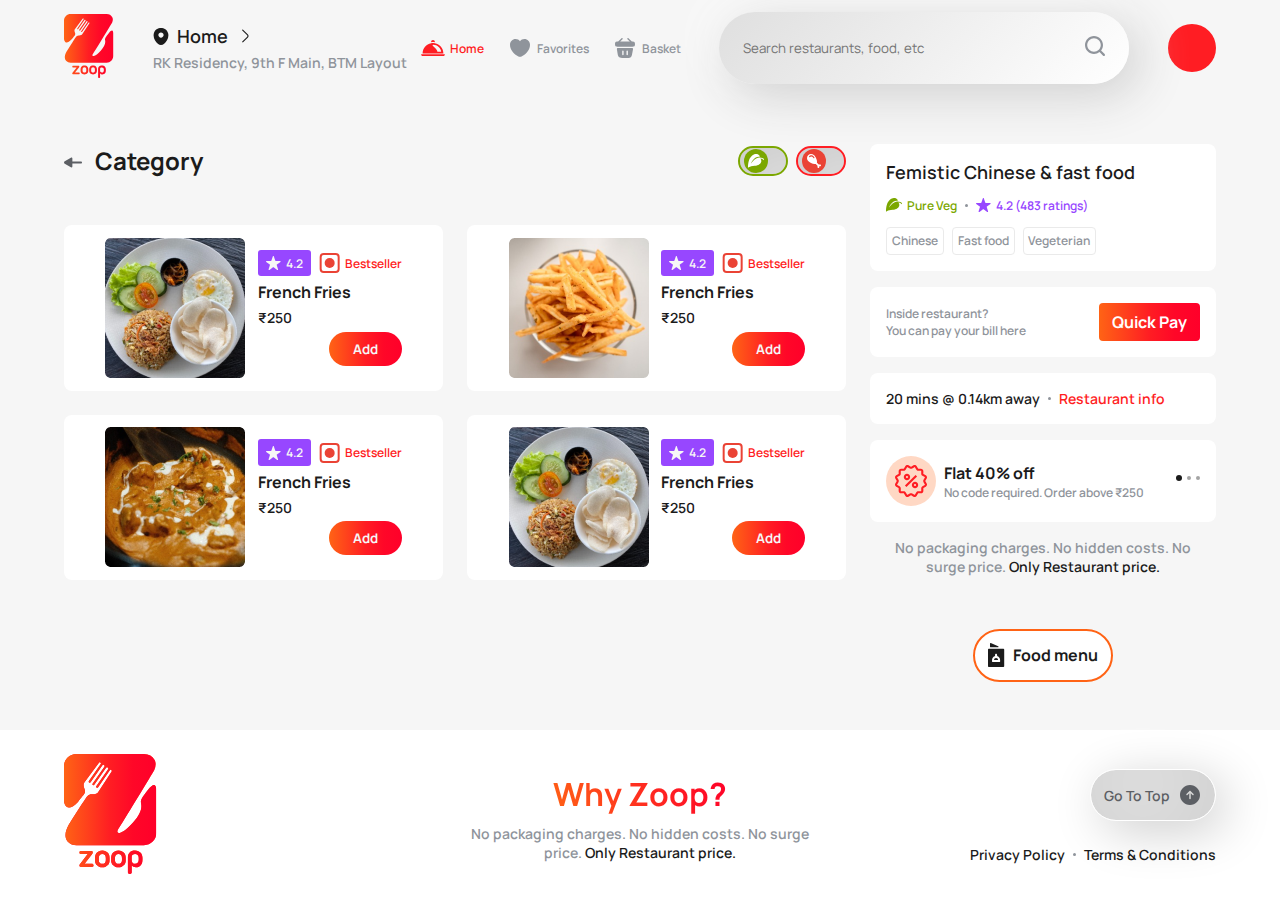
<file: pages/category.html>
<!DOCTYPE html>
<html lang="en">
  <head>
    <meta charset="UTF-8" />
    <meta name="viewport" content="width=device-width, initial-scale=1.0" />
    <title>Zoop || Category</title>
    <link rel="stylesheet" href="../css/category.css" />
    <script src="../js/script.js" defer></script>
    <script src="../js/menu-sidebar.js" defer></script>
  </head>
  <body>
    <div class="curtain"></div>
    <!-- header  -->
    <header class="container header flex-between">
      <div class="logo-container">
        <a href="index.html" class="logo-link">
          <svg
            width="50"
            height="64"
            viewBox="0 0 50 64"
            fill="none"
            xmlns="http://www.w3.org/2000/svg"
          >
            <path
              d="M14.8918 58.546H10.9931L15.1481 53.1597L15.1305 53.1421C15.2783 52.9943 15.3529 52.8004 15.3529 52.5603C15.3529 52.2633 15.2674 52.045 15.0966 51.9013C14.9257 51.7589 14.7318 51.687 14.5148 51.687H9.09456C8.87759 51.687 8.68096 51.7589 8.50467 51.9013C8.32838 52.0437 8.24023 52.2633 8.24023 52.5603C8.24023 52.8343 8.32838 53.039 8.50467 53.176C8.68096 53.3129 8.87759 53.3808 9.09456 53.3808H12.6339L8.4789 58.7671C8.31889 58.9271 8.24023 59.1427 8.24023 59.4166C8.24023 59.6906 8.32838 59.8953 8.50467 60.0323C8.68096 60.1693 8.87759 60.2371 9.09456 60.2371H14.8918C15.1088 60.2371 15.3027 60.1693 15.4735 60.0323C15.6444 59.8953 15.7298 59.6906 15.7298 59.4166C15.7298 59.121 15.6444 58.9013 15.4735 58.7589C15.3027 58.6166 15.1088 58.5447 14.8918 58.5447V58.546Z"
              fill="url(#paint0_linear_507_2482)"
            />
            <path
              d="M23.3732 52.6728C23.0532 52.3135 22.6491 52.0314 22.1595 51.8266C21.6686 51.6219 21.0936 51.5188 20.4319 51.5188C19.7701 51.5188 19.1775 51.6219 18.688 51.8266C18.1971 52.0314 17.7957 52.3135 17.4824 52.6728C17.1692 53.0322 16.9359 53.4485 16.7813 53.9204C16.6281 54.3937 16.5508 54.8981 16.5508 55.4338V56.6136C16.5508 57.1262 16.6281 57.6116 16.7813 58.0673C16.9359 58.5229 17.1692 58.9216 17.4824 59.2647C17.7957 59.6064 18.1971 59.8776 18.688 60.077C19.1775 60.2763 19.7593 60.3767 20.4319 60.3767C21.1045 60.3767 21.6686 60.2763 22.1595 60.077C22.6491 59.8776 23.0545 59.6064 23.3732 59.2647C23.6919 58.923 23.9292 58.5243 24.0824 58.0673C24.2357 57.6116 24.313 57.1262 24.313 56.6136V55.4338C24.313 54.8981 24.2357 54.3937 24.0824 53.9204C23.9292 53.4471 23.6919 53.0308 23.3732 52.6728ZM22.2965 56.6312C22.2965 57.2577 22.131 57.7432 21.8001 58.0849C21.4693 58.4266 21.0136 58.5975 20.4319 58.5975C19.8501 58.5975 19.3945 58.4266 19.0636 58.0849C18.7327 57.7432 18.5673 57.2591 18.5673 56.6312V55.3999C18.5673 54.7164 18.7327 54.197 19.0636 53.8431C19.3945 53.4905 19.8501 53.3129 20.4319 53.3129C21.0136 53.3129 21.4693 53.4892 21.8001 53.8431C22.131 54.197 22.2965 54.7151 22.2965 55.3999V56.6312Z"
              fill="url(#paint1_linear_507_2482)"
            />
            <path
              d="M31.9904 52.6728C31.6704 52.3135 31.2662 52.0314 30.7767 51.8266C30.2858 51.6219 29.7108 51.5188 29.0491 51.5188C28.3873 51.5188 27.7947 51.6219 27.3051 51.8266C26.8142 52.0314 26.4128 52.3135 26.0996 52.6728C25.7863 53.0322 25.5531 53.4485 25.3985 53.9204C25.2453 54.3937 25.168 54.8981 25.168 55.4338V56.6136C25.168 57.1262 25.2453 57.6116 25.3985 58.0673C25.5531 58.5229 25.7863 58.9216 26.0996 59.2647C26.4128 59.6064 26.8142 59.8776 27.3051 60.077C27.7947 60.2763 28.3764 60.3767 29.0491 60.3767C29.7217 60.3767 30.2858 60.2763 30.7767 60.077C31.2662 59.8776 31.6717 59.6064 31.9904 59.2647C32.3091 58.923 32.5464 58.5243 32.6996 58.0673C32.8528 57.6116 32.9301 57.1262 32.9301 56.6136V55.4338C32.9301 54.8981 32.8528 54.3937 32.6996 53.9204C32.5464 53.4471 32.3091 53.0308 31.9904 52.6728ZM30.9137 56.6312C30.9137 57.2577 30.7482 57.7432 30.4173 58.0849C30.0865 58.4266 29.6308 58.5975 29.0491 58.5975C28.4673 58.5975 28.0117 58.4266 27.6808 58.0849C27.3499 57.7432 27.1845 57.2591 27.1845 56.6312V55.3999C27.1845 54.7164 27.3499 54.197 27.6808 53.8431C28.0117 53.4905 28.4673 53.3129 29.0491 53.3129C29.6308 53.3129 30.0865 53.4892 30.4173 53.8431C30.7482 54.197 30.9137 54.7151 30.9137 55.3999V56.6312Z"
              fill="url(#paint2_linear_507_2482)"
            />
            <path
              d="M40.8741 52.6891C40.5487 52.3297 40.1364 52.045 39.6347 51.8348C39.1329 51.6246 38.5512 51.5188 37.8908 51.5188C37.2304 51.5188 36.7137 51.6042 36.2404 51.7751C35.7671 51.946 35.3712 52.186 35.0525 52.4925C34.7325 52.8003 34.4938 53.1624 34.3338 53.5787C34.1738 53.995 34.0938 54.4479 34.0938 54.9375V63.196C34.0938 63.4007 34.1873 63.5865 34.3758 63.752C34.5643 63.9174 34.8125 64.0001 35.1203 64.0001C35.4281 64.0001 35.6532 63.9174 35.8295 63.752C36.0058 63.5865 36.0953 63.4007 36.0953 63.196V59.5196L36.2323 59.4857C36.4832 59.7597 36.7761 59.9794 37.1124 60.1448C37.4487 60.3102 37.8501 60.393 38.3179 60.393C38.9444 60.393 39.4801 60.2872 39.9249 60.077C40.3697 59.8668 40.7345 59.5807 41.0192 59.2227C41.304 58.8633 41.5156 58.447 41.6525 57.9751C41.7895 57.5018 41.8573 56.9973 41.8573 56.4617V55.4528C41.8573 54.9171 41.7746 54.4127 41.6091 53.9394C41.4437 53.4661 41.1982 53.0498 40.8741 52.6918V52.6891ZM39.8394 56.5281C39.8394 57.133 39.6604 57.6171 39.3011 57.9819C38.9417 58.3466 38.4712 58.5297 37.8908 58.5297C37.3782 58.5297 36.951 58.3819 36.6079 58.0849C36.2662 57.7893 36.0953 57.3269 36.0953 56.7004V54.871C36.0953 54.3584 36.2662 53.9814 36.6079 53.7428C36.9496 53.5027 37.3768 53.3834 37.8908 53.3834C38.4725 53.3834 38.9431 53.5665 39.3011 53.9299C39.6604 54.2947 39.8394 54.7788 39.8394 55.3836V56.5295V56.5281Z"
              fill="url(#paint3_linear_507_2482)"
            />
            <path
              d="M48.5475 16.7639C48.3739 16.6215 48.1773 16.551 47.9576 16.551C47.2335 16.551 46.2286 17.3579 44.939 18.9703C43.2263 21.1834 42.2594 22.4649 42.0384 22.812C41.3468 23.8711 41.001 24.7254 41.001 25.3736C41.001 25.5798 41.0633 26.0937 41.1908 26.9155C41.2383 27.2166 41.2613 27.5244 41.2613 27.8403C41.2613 30.3382 39.8239 33.1996 36.949 36.4243C33.9005 39.8389 31.4989 41.7211 29.7455 42.0683C29.0499 42.1971 28.6322 42.0385 28.4898 41.5964C28.4573 41.5015 28.4423 41.4065 28.4423 41.3116C28.4423 40.9319 28.6322 40.4505 29.0105 39.8647C30.2418 37.9838 35.7882 28.9401 45.6455 12.735H45.6225C45.6387 12.7187 45.6536 12.6957 45.6699 12.6645C45.7011 12.6333 45.7242 12.6089 45.7404 12.594C46.6205 11.124 47.4071 9.81132 48.0973 8.6573C48.6004 7.50328 48.8513 6.42791 48.8513 5.43255C48.8513 4.70569 48.7075 4.0263 48.4187 3.39301C47.1684 1.13243 45.2387 0.00146484 42.6269 0.00146484H6.60816C4.78152 0.00146484 3.22746 0.633396 1.94597 1.89861C0.648204 3.17739 0 4.71112 0 6.49842V25.2326C0.153237 26.4504 0.568196 27.3752 1.24623 28.0071C1.67069 28.3868 2.15345 28.5767 2.69588 28.5767C3.94211 28.5767 5.52601 27.5651 7.44757 25.5404C9.55355 22.9639 10.7076 21.4939 10.911 21.1291C11.1293 20.7182 11.2392 20.3073 11.2392 19.8965C11.2392 19.5168 11.1524 19.1303 10.9788 18.7343C10.6316 17.8962 10.4567 17.1694 10.4567 16.5524C10.4567 16.0303 10.5828 15.5963 10.8364 15.2478L18.6325 4.64738C18.8372 4.36261 19.0976 4.33142 19.4149 4.55246C19.7458 4.7735 19.8096 5.02708 19.6048 5.31186L13.2773 14.4423C13.0875 14.7108 13.1431 14.9481 13.4428 15.1543C13.7425 15.3753 13.9879 15.3441 14.1778 15.0593L20.4808 6.00074C20.7019 5.68478 20.9866 5.64545 21.3338 5.88277C21.6972 6.13635 21.7677 6.41977 21.5467 6.73574L15.2436 15.8187C15.0538 16.0872 15.1094 16.3246 15.4091 16.5307C15.7088 16.7368 15.9542 16.7043 16.1441 16.4357L22.4471 7.37716C22.6682 7.04492 22.9529 7.0056 23.3001 7.25918C23.6635 7.51277 23.734 7.79754 23.513 8.11215L17.21 17.1707C17.0201 17.4392 17.0757 17.6847 17.3754 17.9057C17.6751 18.1119 17.9205 18.0793 18.1104 17.8108L24.4378 8.68035C24.6426 8.39557 24.903 8.36438 25.2203 8.58543C25.5363 8.80647 25.5986 9.06819 25.4102 9.36788L18.2067 20.3711C17.732 21.0979 16.753 21.4614 15.2681 21.4614H14.7948C13.916 21.4614 13.1689 21.7624 12.5559 22.3632C11.9091 23.0276 8.5921 28.1102 2.60502 37.6109C1.39405 39.8091 0.789236 41.7089 0.789236 43.3132C0.789236 44.672 1.20555 45.8233 2.03818 46.7657C3.31832 48.012 4.85475 48.6358 6.64748 48.6358H42.631C44.4549 48.6358 46.0076 47.9971 47.2877 46.7183C48.5679 45.4232 49.2079 43.8732 49.2079 42.0669V19.0164C49.1917 17.8786 48.972 17.1273 48.5475 16.7639Z"
              fill="url(#paint4_linear_507_2482)"
            />
            <defs>
              <linearGradient
                id="paint0_linear_507_2482"
                x1="0.00071712"
                y1="32.0008"
                x2="49.2086"
                y2="32.0008"
                gradientUnits="userSpaceOnUse"
              >
                <stop stop-color="#FF6315" />
                <stop offset="0.26" stop-color="#FF411C" />
                <stop offset="0.57" stop-color="#FF1D23" />
                <stop offset="0.83" stop-color="#FF0728" />
                <stop offset="1" stop-color="#FF002A" />
              </linearGradient>
              <linearGradient
                id="paint1_linear_507_2482"
                x1="-0.000122551"
                y1="32.0008"
                x2="49.2078"
                y2="32.0008"
                gradientUnits="userSpaceOnUse"
              >
                <stop stop-color="#FF6315" />
                <stop offset="0.26" stop-color="#FF411C" />
                <stop offset="0.57" stop-color="#FF1D23" />
                <stop offset="0.83" stop-color="#FF0728" />
                <stop offset="1" stop-color="#FF002A" />
              </linearGradient>
              <linearGradient
                id="paint2_linear_507_2482"
                x1="-0.000795823"
                y1="32.0008"
                x2="49.2071"
                y2="32.0008"
                gradientUnits="userSpaceOnUse"
              >
                <stop stop-color="#FF6315" />
                <stop offset="0.26" stop-color="#FF411C" />
                <stop offset="0.57" stop-color="#FF1D23" />
                <stop offset="0.83" stop-color="#FF0728" />
                <stop offset="1" stop-color="#FF002A" />
              </linearGradient>
              <linearGradient
                id="paint3_linear_507_2482"
                x1="0.000646219"
                y1="32.0008"
                x2="49.2086"
                y2="32.0008"
                gradientUnits="userSpaceOnUse"
              >
                <stop stop-color="#FF6315" />
                <stop offset="0.26" stop-color="#FF411C" />
                <stop offset="0.57" stop-color="#FF1D23" />
                <stop offset="0.83" stop-color="#FF0728" />
                <stop offset="1" stop-color="#FF002A" />
              </linearGradient>
              <linearGradient
                id="paint4_linear_507_2482"
                x1="0"
                y1="32.0008"
                x2="49.2079"
                y2="32.0008"
                gradientUnits="userSpaceOnUse"
              >
                <stop stop-color="#FF6315" />
                <stop offset="0.25" stop-color="#FF411C" />
                <stop offset="0.5" stop-color="#FF1D23" />
                <stop offset="0.75" stop-color="#FF0728" />
                <stop offset="1" stop-color="#FF002A" />
              </linearGradient>
            </defs>
          </svg>
        </a>
      </div>

      <div class="address flex-column">
        <div class="address-title btn flex">
          <svg
            width="16"
            height="19"
            viewBox="0 0 16 19"
            fill="none"
            xmlns="http://www.w3.org/2000/svg"
          >
            <path
              d="M15.1829 6.54158C14.3079 2.69159 10.9496 0.958252 7.99959 0.958252C7.99959 0.958252 7.99959 0.958252 7.99126 0.958252C5.04959 0.958252 1.68292 2.68325 0.807924 6.53325C-0.167075 10.8333 2.46626 14.4749 4.84959 16.7666C5.73292 17.6166 6.86626 18.0416 7.99959 18.0416C9.13292 18.0416 10.2663 17.6166 11.1413 16.7666C13.5246 14.4749 16.1579 10.8416 15.1829 6.54158ZM7.99959 10.7166C6.54959 10.7166 5.37459 9.54158 5.37459 8.09159C5.37459 6.64158 6.54959 5.46658 7.99959 5.46658C9.44959 5.46658 10.6246 6.64158 10.6246 8.09159C10.6246 9.54158 9.44959 10.7166 7.99959 10.7166Z"
              fill="#1B1B1B"
            />
          </svg>
          <p class="address-name text-md">Home</p>
          <svg
            width="18"
            height="18"
            viewBox="0 0 18 18"
            fill="none"
            xmlns="http://www.w3.org/2000/svg"
          >
            <path
              d="M6.68172 15.5024C6.53922 15.5024 6.39672 15.4499 6.28422 15.3374C6.06672 15.1199 6.06672 14.7599 6.28422 14.5424L11.1742 9.65239C11.5342 9.29239 11.5342 8.70739 11.1742 8.34739L6.28422 3.45739C6.06672 3.23989 6.06672 2.87989 6.28422 2.66239C6.50172 2.44489 6.86172 2.44489 7.07922 2.66239L11.9692 7.55239C12.3517 7.93489 12.5692 8.45239 12.5692 8.99989C12.5692 9.54739 12.3592 10.0649 11.9692 10.4474L7.07922 15.3374C6.96672 15.4424 6.82422 15.5024 6.68172 15.5024Z"
              fill="#1B1B1B"
            />
          </svg>
        </div>
        <div class="address-description">
          <p class="address-p text-sl-light">
            RK Residency, 9th F Main, BTM Layout
          </p>
        </div>
        <!-- floating address listing -->
        <div class="address-list flex-column">
          <div class="address-list-head flex-between">
            <p class="list-title text-md-light">Choose location</p>
            <div class="address-list-close btn flex-center">
              <svg
                width="32"
                height="32"
                viewBox="0 0 32 32"
                fill="none"
                xmlns="http://www.w3.org/2000/svg"
              >
                <path
                  d="M15.9993 2.66675C8.65268 2.66675 2.66602 8.65341 2.66602 16.0001C2.66602 23.3467 8.65268 29.3334 15.9993 29.3334C23.346 29.3334 29.3327 23.3467 29.3327 16.0001C29.3327 8.65341 23.346 2.66675 15.9993 2.66675ZM20.4793 19.0667C20.866 19.4534 20.866 20.0934 20.4793 20.4801C20.2793 20.6801 20.026 20.7734 19.7727 20.7734C19.5194 20.7734 19.266 20.6801 19.066 20.4801L15.9993 17.4134L12.9327 20.4801C12.7327 20.6801 12.4793 20.7734 12.226 20.7734C11.9727 20.7734 11.7193 20.6801 11.5194 20.4801C11.1327 20.0934 11.1327 19.4534 11.5194 19.0667L14.586 16.0001L11.5194 12.9334C11.1327 12.5467 11.1327 11.9067 11.5194 11.5201C11.906 11.1334 12.546 11.1334 12.9327 11.5201L15.9993 14.5867L19.066 11.5201C19.4527 11.1334 20.0927 11.1334 20.4793 11.5201C20.866 11.9067 20.866 12.5467 20.4793 12.9334L17.4127 16.0001L20.4793 19.0667Z"
                  fill="#616469"
                />
              </svg>
            </div>
          </div>
          <div class="address-list-item">
            <a href="#" class="address-list-link flex-between">
              <div class="address-location flex-column">
                <p class="address-list-title active text-normal">Home</p>
                <p class="address-list-location text-sl">
                  9th F main, BTM Layout 1st,<br />
                  Bengaluru - 560029
                </p>
              </div>
              <svg
                width="24"
                height="24"
                viewBox="0 0 24 24"
                fill="none"
                xmlns="http://www.w3.org/2000/svg"
              >
                <path
                  d="M12 2C6.49 2 2 6.49 2 12C2 17.51 6.49 22 12 22C17.51 22 22 17.51 22 12C22 6.49 17.51 2 12 2ZM16.78 9.7L11.11 15.37C10.97 15.51 10.78 15.59 10.58 15.59C10.38 15.59 10.19 15.51 10.05 15.37L7.22 12.54C6.93 12.25 6.93 11.77 7.22 11.48C7.51 11.19 7.99 11.19 8.28 11.48L10.58 13.78L15.72 8.64C16.01 8.35 16.49 8.35 16.78 8.64C17.07 8.93 17.07 9.4 16.78 9.7Z"
                  fill="#FF1D23"
                />
              </svg>
            </a>
            <a href="#" class="address-list-link flex-between">
              <div class="address-location flex-column">
                <p class="address-list-title text-normal">Office</p>
                <p class="address-list-location text-sl">
                  9th F main, BTM Layout 1st,<br />
                  Bengaluru - 560029
                </p>
              </div>
              <svg
                width="24"
                height="24"
                viewBox="0 0 24 24"
                fill="none"
                xmlns="http://www.w3.org/2000/svg"
              >
                <path
                  d="M12 2C6.49 2 2 6.49 2 12C2 17.51 6.49 22 12 22C17.51 22 22 17.51 22 12C22 6.49 17.51 2 12 2ZM16.78 9.7L11.11 15.37C10.97 15.51 10.78 15.59 10.58 15.59C10.38 15.59 10.19 15.51 10.05 15.37L7.22 12.54C6.93 12.25 6.93 11.77 7.22 11.48C7.51 11.19 7.99 11.19 8.28 11.48L10.58 13.78L15.72 8.64C16.01 8.35 16.49 8.35 16.78 8.64C17.07 8.93 17.07 9.4 16.78 9.7Z"
                  fill="#5C5F6470"
                />
              </svg>
            </a>
            <a href="#" class="address-list-link flex-between">
              <div class="address-location flex-column">
                <p class="address-list-title text-normal">Work</p>
                <p class="address-list-location text-sl">
                  9th F main, BTM Layout 1st,<br />
                  Bengaluru - 560029
                </p>
              </div>
              <svg
                width="24"
                height="24"
                viewBox="0 0 24 24"
                fill="none"
                xmlns="http://www.w3.org/2000/svg"
              >
                <path
                  d="M12 2C6.49 2 2 6.49 2 12C2 17.51 6.49 22 12 22C17.51 22 22 17.51 22 12C22 6.49 17.51 2 12 2ZM16.78 9.7L11.11 15.37C10.97 15.51 10.78 15.59 10.58 15.59C10.38 15.59 10.19 15.51 10.05 15.37L7.22 12.54C6.93 12.25 6.93 11.77 7.22 11.48C7.51 11.19 7.99 11.19 8.28 11.48L10.58 13.78L15.72 8.64C16.01 8.35 16.49 8.35 16.78 8.64C17.07 8.93 17.07 9.4 16.78 9.7Z"
                  fill="#5C5F6470"
                />
              </svg>
            </a>
          </div>
        </div>
      </div>

      <nav class="header-nav flex">
        <a href="#" class="header-nav-link flex">
          <svg
            class="home-icon"
            width="24"
            height="16"
            viewBox="0 0 24 16"
            fill="none"
            xmlns="http://www.w3.org/2000/svg"
          >
            <path
              d="M12.0001 2.08209C12.6495 2.08209 13.2707 2.13856 13.8918 2.2515C13.8918 2.1668 13.9201 2.08209 13.9201 1.99739C13.9201 0.952684 13.073 0.0773926 12.0001 0.0773926C10.9271 0.0773926 10.0801 0.924449 10.0801 1.99739C10.0801 2.08209 10.0801 2.1668 10.1083 2.2515C10.7295 2.13856 11.3507 2.08209 12.0001 2.08209Z"
              fill="#FF1D23"
            />
            <path
              d="M13.9062 3.18601C13.2851 3.07307 12.6639 3.0166 12.0145 3.0166C11.3651 3.0166 10.7439 3.07307 10.1227 3.18601C5.26628 4.08954 1.5957 8.32482 1.5957 13.4354H22.405C22.4333 8.32482 18.7627 4.0613 13.9062 3.18601ZM12.438 4.82365C16.1086 4.82365 20.1462 8.18364 20.1462 11.8542H16.4192C16.4192 8.18364 8.76744 4.82365 12.438 4.82365Z"
              fill="#FF1D23"
            />
            <path
              d="M0 14.2007L0.847056 15.923H23.1529L23.9999 14.2007H0Z"
              fill="#FF1D23"
            />
          </svg>
          <p class="text-sm header-nav-link-p active">Home</p>
        </a>
        <a href="#" class="header-nav-link flex">
          <svg
            width="24"
            height="24"
            viewBox="0 0 24 24"
            fill="none"
            xmlns="http://www.w3.org/2000/svg"
          >
            <path
              d="M16.44 3.1001C14.63 3.1001 13.01 3.9801 12 5.3301C10.99 3.9801 9.37 3.1001 7.56 3.1001C4.49 3.1001 2 5.6001 2 8.6901C2 9.8801 2.19 10.9801 2.52 12.0001C4.1 17.0001 8.97 19.9901 11.38 20.8101C11.72 20.9301 12.28 20.9301 12.62 20.8101C15.03 19.9901 19.9 17.0001 21.48 12.0001C21.81 10.9801 22 9.8801 22 8.6901C22 5.6001 19.51 3.1001 16.44 3.1001Z"
              fill="#8F949B"
            />
          </svg>
          <p class="text-sm header-nav-link-p">Favorites</p>
        </a>
        <a class="header-nav-link flex">
          <svg
            width="24"
            height="24"
            viewBox="0 0 24 24"
            fill="none"
            xmlns="http://www.w3.org/2000/svg"
          >
            <path
              d="M19.24 5.58006H18.84L15.46 2.20006C15.19 1.93006 14.75 1.93006 14.47 2.20006C14.2 2.47006 14.2 2.91006 14.47 3.19006L16.86 5.58006H7.14L9.53 3.19006C9.8 2.92006 9.8 2.48006 9.53 2.20006C9.26 1.93006 8.82 1.93006 8.54 2.20006L5.17 5.58006H4.77C3.87 5.58006 2 5.58006 2 8.14006C2 9.11006 2.2 9.75006 2.62 10.1701C2.86 10.4201 3.15 10.5501 3.46 10.6201C3.75 10.6901 4.06 10.7001 4.36 10.7001H19.64C19.95 10.7001 20.24 10.6801 20.52 10.6201C21.36 10.4201 22 9.82006 22 8.14006C22 5.58006 20.13 5.58006 19.24 5.58006Z"
              fill="#8F949B"
            />
            <path
              d="M19.0506 12H4.87064C4.25064 12 3.78064 12.55 3.88064 13.16L4.72064 18.3C5.00064 20.02 5.75064 22 9.08064 22H14.6906C18.0606 22 18.6606 20.31 19.0206 18.42L20.0306 13.19C20.1506 12.57 19.6806 12 19.0506 12ZM10.6106 18.45C10.6106 18.84 10.3006 19.15 9.92064 19.15C9.53064 19.15 9.22064 18.84 9.22064 18.45V15.15C9.22064 14.77 9.53064 14.45 9.92064 14.45C10.3006 14.45 10.6106 14.77 10.6106 15.15V18.45ZM14.8906 18.45C14.8906 18.84 14.5806 19.15 14.1906 19.15C13.8106 19.15 13.4906 18.84 13.4906 18.45V15.15C13.4906 14.77 13.8106 14.45 14.1906 14.45C14.5806 14.45 14.8906 14.77 14.8906 15.15V18.45Z"
              fill="#8F949B"
            />
          </svg>
          <p class="text-sm header-nav-link-p">Basket</p>
        </a>
      </nav>
      <div class="header-app-search">
        <form class="app-search flex-between">
          <input
            class="search-input container"
            type="search"
            id="appsearch"
            name="appsearch"
            placeholder="Search restaurants, food, etc"
          />
          <button type="submit" class="app-search-btn">
            <svg
              width="20"
              height="20"
              viewBox="0 0 20 20"
              fill="none"
              xmlns="http://www.w3.org/2000/svg"
            >
              <path
                id="Vector"
                d="M19.6561 18.1081L16.0689 14.5455C18.8699 10.9584 18.5751 5.84774 15.3563 2.62907C13.6609 0.933702 11.4005 0 8.99269 0C6.58488 0 4.3244 0.933702 2.62907 2.62907C0.933702 4.32444 0 6.58484 0 8.99269C0 11.4005 0.933702 13.661 2.62907 15.3563C4.32444 17.0517 6.58484 17.9854 8.99269 17.9854C10.9828 17.9854 12.9485 17.322 14.5209 16.0689L18.0835 19.6805C18.3046 19.9016 18.5749 20 18.8699 20C19.1646 20 19.4349 19.8771 19.6562 19.6805C20.0984 19.2629 20.0984 18.5504 19.656 18.1081L19.6561 18.1081ZM15.7741 8.99265C15.7741 10.8109 15.0617 12.5061 13.784 13.7838C12.5063 15.0615 10.7865 15.7739 8.99287 15.7739C7.19926 15.7739 5.47945 15.0615 4.20173 13.7838C2.924 12.5061 2.2116 10.7863 2.2116 8.99265C2.2116 7.17443 2.92404 5.47923 4.20173 4.20151C5.47941 2.92378 7.19926 2.21138 8.99287 2.21138C10.8111 2.21138 12.5063 2.92383 13.784 4.20151C15.0615 5.47901 15.7741 7.17439 15.7741 8.99265Z"
                fill="#8F949B"
              />
            </svg>
          </button>
        </form>
        <ul class="search-history">
          <li class="search-history-list">chinese</li>
        </ul>
      </div>

      <div class="profile flex-center">
        <div class="profile-id"></div>
      </div>
    </header>

    <!-- floating mobile search bar -->
    <div class="mobile-search flex-column">
      <form class="mobile-app-search flex-between">
        <input
          class="mobile-search-input container"
          type="search"
          id="mobileappsearch"
          name="mobileappsearch"
          placeholder="Search restaurants, food, etc"
        />
        <button type="submit" class="mobile-search-btn flex">
          <svg
            width="20"
            height="20"
            viewBox="0 0 20 20"
            fill="none"
            xmlns="http://www.w3.org/2000/svg"
          >
            <path
              id="Vector"
              d="M19.6561 18.1081L16.0689 14.5455C18.8699 10.9584 18.5751 5.84774 15.3563 2.62907C13.6609 0.933702 11.4005 0 8.99269 0C6.58488 0 4.3244 0.933702 2.62907 2.62907C0.933702 4.32444 0 6.58484 0 8.99269C0 11.4005 0.933702 13.661 2.62907 15.3563C4.32444 17.0517 6.58484 17.9854 8.99269 17.9854C10.9828 17.9854 12.9485 17.322 14.5209 16.0689L18.0835 19.6805C18.3046 19.9016 18.5749 20 18.8699 20C19.1646 20 19.4349 19.8771 19.6562 19.6805C20.0984 19.2629 20.0984 18.5504 19.656 18.1081L19.6561 18.1081ZM15.7741 8.99265C15.7741 10.8109 15.0617 12.5061 13.784 13.7838C12.5063 15.0615 10.7865 15.7739 8.99287 15.7739C7.19926 15.7739 5.47945 15.0615 4.20173 13.7838C2.924 12.5061 2.2116 10.7863 2.2116 8.99265C2.2116 7.17443 2.92404 5.47923 4.20173 4.20151C5.47941 2.92378 7.19926 2.21138 8.99287 2.21138C10.8111 2.21138 12.5063 2.92383 13.784 4.20151C15.0615 5.47901 15.7741 7.17439 15.7741 8.99265Z"
              fill="#8F949B"
            />
          </svg>
        </button>
      </form>
      <ul class="mobile-search-history">
        <li class="mobile-search-history-list">chinese</li>
      </ul>
    </div>

    <main>
      <!-- category section -->
      <section class="category-section">
        <div class="food-items-sidebar flex-start">
          <!-- category items -->
          <div class="food-items">
            <!-- category header -->
            <div class="category-items-header flex-between">
              <a
                href="./restaurant.html"
                class="category-items-display flex-center"
              >
                <div class="food-items-display-style flex">
                  <svg
                    xmlns="http://www.w3.org/2000/svg"
                    width="18"
                    height="11"
                    viewBox="0 0 18 11"
                    fill="none"
                  >
                    <path
                      d="M16.9534 4.42926H8.36102V1.49464C8.36102 0.727942 7.54144 0.252058 6.88049 0.635409L0.773311 4.16488C-0.25777 4.75974 -0.25777 6.24027 0.773311 6.83512L6.88049 10.3646C7.54144 10.7479 8.36102 10.2721 8.36102 9.50536V6.39889H17.0062C17.5614 6.39889 18.0109 5.94945 17.9977 5.38103C17.9712 4.85227 17.4953 4.42926 16.9534 4.42926Z"
                      fill="#5C5F64"
                    />
                  </svg>
                </div>
                <p class="category-items-title text-ml">Category</p>
              </a>
              <div class="category-items-category flex">
                <div class="category-items-veg-carn flex">
                  <div class="food-items-veg btn flex">
                    <svg
                      width="24"
                      height="24"
                      viewBox="0 0 24 24"
                      fill="none"
                      xmlns="http://www.w3.org/2000/svg"
                    >
                      <circle cx="12" cy="12" r="12" fill="#7BA700" />
                      <path
                        d="M4.02194 19.0021C4.02194 19.0021 4.84957 17.2541 10.8593 16.8175C15.2578 16.4979 19.0751 13.4274 16.4645 9.41913C16.4645 9.41913 18.5088 9.55245 19.6642 11.3301C19.6642 11.3301 20.4197 10.619 19.6642 9.7747C18.9087 8.93043 13.5263 5.91392 8.37124 12.7134L6.93663 14.5579C6.93663 14.5579 9.53171 7.10803 15.7979 7.77461C15.7979 7.77461 15.7535 5.81926 12.8648 5.10813C9.97604 4.39699 6.42072 7.28591 5.08757 11.0633C3.75442 14.8407 4.02194 19.0021 4.02194 19.0021Z"
                        fill="white"
                      />
                    </svg>
                  </div>
                  <div class="food-items-carn btn flex">
                    <svg
                      width="24"
                      height="24"
                      viewBox="0 0 24 24"
                      fill="none"
                      xmlns="http://www.w3.org/2000/svg"
                    >
                      <circle cx="12" cy="12" r="12" fill="#EA4335" />
                      <path
                        d="M18.1192 15.5243H16.7701L14.9352 13.69C15.5441 11.5501 13.5897 7.3804 12.1087 6.16854C10.3139 4.69816 7.80888 4.52563 6.16539 6.16736C4.52189 7.80909 4.70385 10.3082 6.16539 12.1119C7.62693 13.9155 11.6482 15.645 13.7251 14.9425L15.5099 16.7273V18.13C15.5099 18.3607 15.6016 18.582 15.7648 18.7452C15.9279 18.9083 16.1492 19 16.38 19C16.6107 19 16.832 18.9083 16.9952 18.7452C17.1583 18.582 17.25 18.3607 17.25 18.13V17.2643H18.1192C18.3499 17.2643 18.5712 17.1727 18.7344 17.0095C18.8975 16.8464 18.9892 16.6251 18.9892 16.3943C18.9892 16.1636 18.8975 15.9423 18.7344 15.7791C18.5712 15.6159 18.3499 15.5243 18.1192 15.5243ZM7.99084 8.05758C7.93718 8.11137 7.87344 8.15405 7.80326 8.18316C7.73309 8.21228 7.65786 8.22727 7.58188 8.22727C7.5059 8.22727 7.43067 8.21228 7.3605 8.18316C7.29032 8.15405 7.22658 8.11137 7.17292 8.05758C7.1179 8.00462 7.07414 7.94111 7.04425 7.87084C7.01435 7.80057 6.99894 7.72499 6.99894 7.64862C6.99894 7.57226 7.01435 7.49668 7.04425 7.42641C7.07414 7.35614 7.1179 7.29262 7.17292 7.23966C7.45462 6.95643 7.78953 6.73168 8.15839 6.57831C8.52724 6.42494 8.92277 6.34598 9.32224 6.34598C9.72171 6.34598 10.1172 6.42494 10.4861 6.57831C10.855 6.73168 11.1899 6.95643 11.4716 7.23966C11.8029 7.57802 12.0965 7.95139 12.3472 8.35319C12.431 8.48265 12.4603 8.63994 12.4287 8.79089C12.3972 8.94184 12.3074 9.07424 12.1788 9.15933C12.0855 9.21985 11.9767 9.25216 11.8655 9.25237C11.7677 9.25236 11.6714 9.22796 11.5853 9.18139C11.4993 9.13482 11.4262 9.06753 11.3726 8.98562C11.1638 8.65357 10.923 8.34274 10.6536 8.05758C10.2942 7.71658 9.81768 7.52649 9.32224 7.52649C8.82681 7.52649 8.35025 7.71658 7.99084 8.05758Z"
                        fill="white"
                      />
                    </svg>
                  </div>
                </div>
              </div>
            </div>
            <!-- food items content -->
            <div class="food-items-content active">
              <div class="food flex-center">
                <div class="food-img container">
                  <img src="../assets/Rectangle 72.png" alt="" />
                </div>
                <div class="food-details flex-column">
                  <div class="food-rating-fav flex">
                    <div class="food-rating flex text-sm">
                      <div class="food-rating-content flex-sm">
                        <svg
                          xmlns="http://www.w3.org/2000/svg"
                          width="15"
                          height="14"
                          viewBox="0 0 15 14"
                          fill="none"
                        >
                          <path
                            d="M6.80068 0.385489C6.96769 -0.128497 7.69484 -0.128496 7.86185 0.385491L9.21006 4.53488C9.28475 4.76474 9.49896 4.92037 9.74065 4.92037H14.1036C14.644 4.92037 14.8687 5.61194 14.4315 5.9296L10.9018 8.49406C10.7063 8.63612 10.6245 8.88794 10.6991 9.1178L12.0474 13.2672C12.2144 13.7812 11.6261 14.2086 11.1889 13.8909L7.65918 11.3265C7.46365 11.1844 7.19888 11.1844 7.00335 11.3265L3.47366 13.8909C3.03644 14.2086 2.44816 13.7812 2.61517 13.2672L3.96339 9.1178C4.03807 8.88794 3.95625 8.63612 3.76072 8.49406L0.231038 5.9296C-0.206185 5.61193 0.0185193 4.92037 0.558957 4.92037H4.92188C5.16357 4.92037 5.37778 4.76474 5.45247 4.53488L6.80068 0.385489Z"
                            fill="#f6f6f6"
                          />
                        </svg>
                        <p class="food-rating-figure">4.2</p>
                      </div>
                      <div class="food-rating-status flex-sm">
                        <svg
                          xmlns="http://www.w3.org/2000/svg"
                          width="21"
                          height="20"
                          viewBox="0 0 21 20"
                          fill="none"
                        >
                          <rect
                            x="1.66211"
                            y="1"
                            width="18"
                            height="18"
                            rx="3"
                            stroke="#EA4335"
                            stroke-width="2"
                          />
                          <circle cx="10.6621" cy="10" r="5" fill="#EA4335" />
                        </svg>
                        <p class="foot-rating-status-p">Bestseller</p>
                      </div>
                    </div>
                  </div>
                  <p class="food-name text-normal">French Fries</p>
                  <p class="food-price text-sl-dark">₹250</p>
                  <div class="food-add-btn-container flex-right container">
                    <button class="food-add-btn text-normal btn">Add</button>
                  </div>
                </div>
              </div>
              <div class="food flex-center">
                <div class="food-img container">
                  <img src="../assets/food.png" alt="" />
                </div>
                <div class="food-details flex-column">
                  <div class="food-rating-fav flex">
                    <div class="food-rating flex text-sm">
                      <div class="food-rating-content flex-sm">
                        <svg
                          xmlns="http://www.w3.org/2000/svg"
                          width="15"
                          height="14"
                          viewBox="0 0 15 14"
                          fill="none"
                        >
                          <path
                            d="M6.80068 0.385489C6.96769 -0.128497 7.69484 -0.128496 7.86185 0.385491L9.21006 4.53488C9.28475 4.76474 9.49896 4.92037 9.74065 4.92037H14.1036C14.644 4.92037 14.8687 5.61194 14.4315 5.9296L10.9018 8.49406C10.7063 8.63612 10.6245 8.88794 10.6991 9.1178L12.0474 13.2672C12.2144 13.7812 11.6261 14.2086 11.1889 13.8909L7.65918 11.3265C7.46365 11.1844 7.19888 11.1844 7.00335 11.3265L3.47366 13.8909C3.03644 14.2086 2.44816 13.7812 2.61517 13.2672L3.96339 9.1178C4.03807 8.88794 3.95625 8.63612 3.76072 8.49406L0.231038 5.9296C-0.206185 5.61193 0.0185193 4.92037 0.558957 4.92037H4.92188C5.16357 4.92037 5.37778 4.76474 5.45247 4.53488L6.80068 0.385489Z"
                            fill="#f6f6f6"
                          />
                        </svg>
                        <p class="food-rating-figure">4.2</p>
                      </div>
                      <div class="food-rating-status flex-sm">
                        <svg
                          xmlns="http://www.w3.org/2000/svg"
                          width="21"
                          height="20"
                          viewBox="0 0 21 20"
                          fill="none"
                        >
                          <rect
                            x="1.66211"
                            y="1"
                            width="18"
                            height="18"
                            rx="3"
                            stroke="#EA4335"
                            stroke-width="2"
                          />
                          <circle cx="10.6621" cy="10" r="5" fill="#EA4335" />
                        </svg>
                        <p class="foot-rating-status-p">Bestseller</p>
                      </div>
                    </div>
                  </div>
                  <p class="food-name text-normal">French Fries</p>
                  <p class="food-price text-sl-dark">₹250</p>
                  <div class="food-add-btn-container flex-right container">
                    <button class="food-add-btn text-normal btn">Add</button>
                  </div>
                </div>
              </div>
              <div class="food flex-center">
                <div class="food-img container">
                  <img src="../assets/Rectangle 72 (1).png" alt="" />
                </div>
                <div class="food-details flex-column">
                  <div class="food-rating-fav flex">
                    <div class="food-rating flex text-sm">
                      <div class="food-rating-content flex-sm">
                        <svg
                          xmlns="http://www.w3.org/2000/svg"
                          width="15"
                          height="14"
                          viewBox="0 0 15 14"
                          fill="none"
                        >
                          <path
                            d="M6.80068 0.385489C6.96769 -0.128497 7.69484 -0.128496 7.86185 0.385491L9.21006 4.53488C9.28475 4.76474 9.49896 4.92037 9.74065 4.92037H14.1036C14.644 4.92037 14.8687 5.61194 14.4315 5.9296L10.9018 8.49406C10.7063 8.63612 10.6245 8.88794 10.6991 9.1178L12.0474 13.2672C12.2144 13.7812 11.6261 14.2086 11.1889 13.8909L7.65918 11.3265C7.46365 11.1844 7.19888 11.1844 7.00335 11.3265L3.47366 13.8909C3.03644 14.2086 2.44816 13.7812 2.61517 13.2672L3.96339 9.1178C4.03807 8.88794 3.95625 8.63612 3.76072 8.49406L0.231038 5.9296C-0.206185 5.61193 0.0185193 4.92037 0.558957 4.92037H4.92188C5.16357 4.92037 5.37778 4.76474 5.45247 4.53488L6.80068 0.385489Z"
                            fill="#f6f6f6"
                          />
                        </svg>
                        <p class="food-rating-figure">4.2</p>
                      </div>
                      <div class="food-rating-status flex-sm">
                        <svg
                          xmlns="http://www.w3.org/2000/svg"
                          width="21"
                          height="20"
                          viewBox="0 0 21 20"
                          fill="none"
                        >
                          <rect
                            x="1.66211"
                            y="1"
                            width="18"
                            height="18"
                            rx="3"
                            stroke="#EA4335"
                            stroke-width="2"
                          />
                          <circle cx="10.6621" cy="10" r="5" fill="#EA4335" />
                        </svg>
                        <p class="foot-rating-status-p">Bestseller</p>
                      </div>
                    </div>
                  </div>
                  <p class="food-name text-normal">French Fries</p>
                  <p class="food-price text-sl-dark">₹250</p>
                  <div class="food-add-btn-container flex-right container">
                    <button class="food-add-btn text-normal btn">Add</button>
                  </div>
                </div>
              </div>
              <div class="food flex-center">
                <div class="food-img container">
                  <img src="../assets/Rectangle 72.png" alt="" />
                </div>
                <div class="food-details flex-column">
                  <div class="food-rating-fav flex">
                    <div class="food-rating flex text-sm">
                      <div class="food-rating-content flex-sm">
                        <svg
                          xmlns="http://www.w3.org/2000/svg"
                          width="15"
                          height="14"
                          viewBox="0 0 15 14"
                          fill="none"
                        >
                          <path
                            d="M6.80068 0.385489C6.96769 -0.128497 7.69484 -0.128496 7.86185 0.385491L9.21006 4.53488C9.28475 4.76474 9.49896 4.92037 9.74065 4.92037H14.1036C14.644 4.92037 14.8687 5.61194 14.4315 5.9296L10.9018 8.49406C10.7063 8.63612 10.6245 8.88794 10.6991 9.1178L12.0474 13.2672C12.2144 13.7812 11.6261 14.2086 11.1889 13.8909L7.65918 11.3265C7.46365 11.1844 7.19888 11.1844 7.00335 11.3265L3.47366 13.8909C3.03644 14.2086 2.44816 13.7812 2.61517 13.2672L3.96339 9.1178C4.03807 8.88794 3.95625 8.63612 3.76072 8.49406L0.231038 5.9296C-0.206185 5.61193 0.0185193 4.92037 0.558957 4.92037H4.92188C5.16357 4.92037 5.37778 4.76474 5.45247 4.53488L6.80068 0.385489Z"
                            fill="#f6f6f6"
                          />
                        </svg>
                        <p class="food-rating-figure">4.2</p>
                      </div>
                      <div class="food-rating-status flex-sm">
                        <svg
                          xmlns="http://www.w3.org/2000/svg"
                          width="21"
                          height="20"
                          viewBox="0 0 21 20"
                          fill="none"
                        >
                          <rect
                            x="1.66211"
                            y="1"
                            width="18"
                            height="18"
                            rx="3"
                            stroke="#EA4335"
                            stroke-width="2"
                          />
                          <circle cx="10.6621" cy="10" r="5" fill="#EA4335" />
                        </svg>
                        <p class="foot-rating-status-p">Bestseller</p>
                      </div>
                    </div>
                  </div>
                  <p class="food-name text-normal">French Fries</p>
                  <p class="food-price text-sl-dark">₹250</p>
                  <div class="food-add-btn-container flex-right container">
                    <button class="food-add-btn text-normal btn">Add</button>
                  </div>
                </div>
              </div>
            </div>
          </div>
          <!-- food sidebar -->
          <div class="food-sidebar flex-column">
            <div class="food-sidebar-top flex-column">
              <p class="food-sidebar-header text-md">
                Femistic Chinese &amp fast food
              </p>
              <div class="food-sidebar-choice-rating flex">
                <div class="food-sidebar-choice flex-sm">
                  <svg
                    xmlns="http://www.w3.org/2000/svg"
                    width="16"
                    height="14"
                    viewBox="0 0 16 14"
                    fill="none"
                  >
                    <path
                      d="M0.0219435 14.0011C0.0219435 14.0011 0.849572 12.2532 6.85932 11.8165C11.2578 11.4969 15.0751 8.42638 12.4645 4.41816C12.4645 4.41816 14.5088 4.55147 15.6642 6.32913C15.6642 6.32913 16.4197 5.61799 15.6642 4.77372C14.9087 3.92945 9.52634 0.912946 4.37124 7.71239L2.93663 9.55697C2.93663 9.55697 5.53171 2.10706 11.7979 2.77363C11.7979 2.77363 11.7535 0.818283 8.86478 0.107149C5.97604 -0.603986 2.42072 2.28493 1.08757 6.06232C-0.245582 9.83971 0.0219435 14.0011 0.0219435 14.0011Z"
                      fill="#7BA700"
                    />
                  </svg>
                  <p class="food-sidebar-choice-p text-sm">Pure Veg</p>
                </div>
                <span class="span-space"></span>
                <div class="food-sidebar-rating flex-sm">
                  <svg
                    xmlns="http://www.w3.org/2000/svg"
                    width="15"
                    height="14"
                    viewBox="0 0 15 14"
                    fill="none"
                  >
                    <path
                      d="M6.80068 0.385489C6.96769 -0.128497 7.69484 -0.128496 7.86185 0.385491L9.21006 4.53488C9.28475 4.76474 9.49896 4.92037 9.74065 4.92037H14.1036C14.644 4.92037 14.8687 5.61194 14.4315 5.9296L10.9018 8.49406C10.7063 8.63612 10.6245 8.88794 10.6991 9.1178L12.0474 13.2672C12.2144 13.7812 11.6261 14.2086 11.1889 13.8909L7.65918 11.3265C7.46365 11.1844 7.19888 11.1844 7.00335 11.3265L3.47366 13.8909C3.03644 14.2086 2.44816 13.7812 2.61517 13.2672L3.96339 9.1178C4.03807 8.88794 3.95625 8.63612 3.76072 8.49406L0.231038 5.9296C-0.206185 5.61193 0.0185193 4.92037 0.558957 4.92037H4.92188C5.16357 4.92037 5.37778 4.76474 5.45247 4.53488L6.80068 0.385489Z"
                      fill="#9747FF"
                    />
                  </svg>
                  <p class="food-sidebar-rating-p text-sm">4.2 (483 ratings)</p>
                </div>
              </div>
              <ul class="food-sidebar-category-list flex">
                <li class="food-sidebar-category-item btn text-sm">Chinese</li>
                <li class="food-sidebar-category-item btn text-sm">
                  Fast food
                </li>
                <li class="food-sidebar-category-item btn text-sm">
                  Vegeterian
                </li>
              </ul>
            </div>
            <div class="food-sidebar-payment-portal flex-between">
              <p class="food-sidebar-payment-p text-sm">
                Inside restaurant? <br />
                You can pay your bill here
              </p>
              <a href="#" class="food-sidebar-payment-link text-normal">
                Quick Pay
              </a>
            </div>
            <div class="food-sidebar-restaurant-info flex">
              <p class="food-sidebar-restaurant-distance text-sl-dark">
                20 mins @ 0.14km away
              </p>
              <span class="span-space"></span>
              <a
                href="#"
                class="food-sidebar-restaurant-distance text-accent-sm"
                >Restaurant info</a
              >
            </div>
            <div class="food-sidebar-slider">
              <div class="food-sidebar-slide-counter flex-sm">
                <span class="food-sidebar-span active"></span>
                <span class="food-sidebar-span"></span>
                <span class="food-sidebar-span"></span>
              </div>
              <div class="food-sidebar-slider-container flex">
                <div class="food-sidebar-slide display container flex">
                  <div class="food-sidebar-slide-icon flex-center">
                    <svg
                      xmlns="http://www.w3.org/2000/svg"
                      width="32"
                      height="32"
                      viewBox="0 0 32 32"
                      fill="none"
                    >
                      <path
                        d="M19.6355 32C19.2156 32 18.7993 31.8897 18.4257 31.6762L16.145 30.3633C16.056 30.3099 15.9421 30.3099 15.8532 30.3633L13.5724 31.6762C13.1917 31.8968 12.7754 32 12.3662 32C11.5265 32 10.7081 31.5623 10.2598 30.7867L8.9433 28.5024C8.88993 28.4134 8.79386 28.3565 8.69067 28.3565H6.07545C4.73759 28.3565 3.6488 27.2677 3.6488 25.9298V23.3146C3.6488 23.2114 3.59187 23.1118 3.50292 23.062L1.21504 21.7455C0.652852 21.4217 0.250783 20.8986 0.0835507 20.2724C-0.0836815 19.6462 0.00171372 18.9915 0.325504 18.4293L1.63845 16.1485C1.69183 16.0596 1.69183 15.9457 1.63845 15.8568L0.325504 13.576C-0.343425 12.416 0.0586438 10.9287 1.21859 10.2598L3.50292 8.9433C3.59187 8.88993 3.6488 8.79386 3.6488 8.69067V6.07545C3.6488 4.73759 4.73759 3.6488 6.07545 3.6488H8.69067C8.79386 3.6488 8.89349 3.59187 8.9433 3.50292L10.2598 1.21504C10.5836 0.652852 11.1066 0.250783 11.7329 0.0835507C12.3591 -0.0836815 13.0138 0.00171351 13.576 0.325504L15.8568 1.63845C15.9457 1.69183 16.0596 1.69183 16.1485 1.63845L18.4293 0.325504C19.5892 -0.343425 21.0765 0.058644 21.7455 1.2186L23.062 3.50292C23.1153 3.59187 23.2114 3.6488 23.3146 3.6488H25.9298C27.2677 3.6488 28.3565 4.73759 28.3565 6.07545V8.69067C28.3565 8.79386 28.4134 8.89349 28.5024 8.9433L30.7902 10.2598C31.9502 10.9287 32.3487 12.416 31.6833 13.576L30.3704 15.8568C30.317 15.9457 30.317 16.0596 30.3704 16.1485L31.6833 18.4293C32.3523 19.5892 31.9502 21.0765 30.7902 21.7455L28.5024 23.062C28.4134 23.1153 28.3565 23.2114 28.3565 23.3146V25.9298C28.3565 27.2677 27.2677 28.3565 25.9298 28.3565H23.3146C23.2114 28.3565 23.1118 28.4134 23.062 28.5024L21.7455 30.7902C21.4217 31.3524 20.8986 31.7545 20.2724 31.9217C20.0589 31.9751 19.8454 32 19.6355 32ZM15.9991 28.1892C16.4189 28.1892 16.8388 28.296 17.2124 28.513L19.4932 29.826C19.5786 29.8758 19.664 29.8687 19.7173 29.8544C19.7707 29.8402 19.8454 29.8046 19.8952 29.7192L21.2117 27.4314C21.6423 26.6806 22.45 26.2145 23.3146 26.2145H25.9298C26.0899 26.2145 26.2216 26.0828 26.2216 25.9227V23.3075C26.2216 22.4429 26.6877 21.6352 27.4385 21.2046L29.7264 19.8881C29.8651 19.8063 29.9149 19.6284 29.8331 19.486L28.5201 17.2017C28.0896 16.4545 28.0896 15.5258 28.5201 14.7786L29.8331 12.4979C29.9149 12.3591 29.8651 12.1776 29.7264 12.0958L27.4385 10.7793C26.6877 10.3488 26.2216 9.54107 26.2216 8.67644V6.06121C26.2216 5.9011 26.0899 5.76945 25.9298 5.76945H23.3146C22.45 5.76945 21.6423 5.30333 21.2117 4.55257L19.8952 2.26824C19.8134 2.12948 19.6355 2.07966 19.4932 2.1615L17.2124 3.47445C16.4652 3.90498 15.5365 3.90498 14.7893 3.47445L12.5085 2.1615C12.4232 2.11169 12.3378 2.1188 12.2844 2.13303C12.231 2.14727 12.1563 2.18285 12.1065 2.26824L10.79 4.55612C10.3594 5.30689 9.55174 5.773 8.68711 5.773H6.07189C5.91177 5.773 5.78012 5.90466 5.78012 6.06477V8.68C5.78012 9.54463 5.31401 10.3523 4.56324 10.7829L2.27892 12.0994C2.14015 12.1812 2.09034 12.3591 2.17217 12.5014L3.48513 14.7822C3.91566 15.5294 3.91566 16.4581 3.48513 17.2053L2.17217 19.486C2.12236 19.5714 2.12948 19.6568 2.14371 19.7102C2.15794 19.7636 2.19352 19.8383 2.27892 19.8881L4.5668 21.2046C5.31756 21.6352 5.78368 22.4429 5.78368 23.3075V25.9227C5.78368 26.0828 5.91533 26.2145 6.07545 26.2145H8.69067C9.5553 26.2145 10.363 26.6806 10.7935 27.4314L12.11 29.7157C12.1919 29.8544 12.3698 29.9043 12.5121 29.8224L14.7929 28.5095C15.1594 28.296 15.5792 28.1892 15.9991 28.1892Z"
                        fill="#FF1D23"
                      />
                      <path
                        d="M22.0604 11.4402L20.5508 9.93066L9.93597 20.5455L11.4455 22.0551L22.0604 11.4402Z"
                        fill="#FF1D23"
                      />
                      <path
                        d="M11.9747 15.1523C11.1598 15.1523 10.345 14.8427 9.72236 14.22C8.48057 12.9782 8.48057 10.9572 9.72236 9.71543C10.3237 9.11411 11.1243 8.7832 11.9747 8.7832C12.825 8.7832 13.6256 9.11411 14.227 9.71543C15.4687 10.9572 15.4687 12.9782 14.227 14.22C13.6043 14.8391 12.7895 15.1523 11.9747 15.1523ZM11.9747 10.9181C11.6936 10.9181 11.4303 11.0284 11.231 11.2241C10.8218 11.6333 10.8218 12.2986 11.231 12.7078C11.6402 13.117 12.3056 13.117 12.7147 12.7078C13.1239 12.2986 13.1239 11.6333 12.7147 11.2241C12.519 11.0284 12.2557 10.9181 11.9747 10.9181Z"
                        fill="#FF1D23"
                      />
                      <path
                        d="M20.0274 23.1973C19.2126 23.1973 18.3978 22.8877 17.7751 22.265C16.5333 21.0232 16.5333 19.0022 17.7751 17.7604C19.0169 16.5187 21.0379 16.5187 22.2797 17.7604C23.5215 19.0022 23.5215 21.0232 22.2797 22.265C21.657 22.8842 20.8422 23.1973 20.0274 23.1973ZM20.0274 18.9631C19.757 18.9631 19.4901 19.0663 19.2837 19.2691C18.8746 19.6783 18.8746 20.3436 19.2837 20.7528C19.6929 21.162 20.3583 21.162 20.7675 20.7528C21.1767 20.3436 21.1767 19.6783 20.7675 19.2691C20.5647 19.0663 20.2978 18.9631 20.0274 18.9631Z"
                        fill="#FF1D23"
                      />
                    </svg>
                  </div>
                  <div class="food-sidebar-slide-details">
                    <p class="food-sidebar-slide-discount text-normal">
                      Flat 40% off
                    </p>
                    <p class="food-sidebar-slide-details-p text-sm">
                      No code required. Order above ₹250
                    </p>
                  </div>
                </div>
                <div class="food-sidebar-slide container flex">
                  <div class="food-sidebar-slide-icon flex-center">
                    <svg
                      xmlns="http://www.w3.org/2000/svg"
                      width="32"
                      height="32"
                      viewBox="0 0 32 32"
                      fill="none"
                    >
                      <path
                        d="M19.6355 32C19.2156 32 18.7993 31.8897 18.4257 31.6762L16.145 30.3633C16.056 30.3099 15.9421 30.3099 15.8532 30.3633L13.5724 31.6762C13.1917 31.8968 12.7754 32 12.3662 32C11.5265 32 10.7081 31.5623 10.2598 30.7867L8.9433 28.5024C8.88993 28.4134 8.79386 28.3565 8.69067 28.3565H6.07545C4.73759 28.3565 3.6488 27.2677 3.6488 25.9298V23.3146C3.6488 23.2114 3.59187 23.1118 3.50292 23.062L1.21504 21.7455C0.652852 21.4217 0.250783 20.8986 0.0835507 20.2724C-0.0836815 19.6462 0.00171372 18.9915 0.325504 18.4293L1.63845 16.1485C1.69183 16.0596 1.69183 15.9457 1.63845 15.8568L0.325504 13.576C-0.343425 12.416 0.0586438 10.9287 1.21859 10.2598L3.50292 8.9433C3.59187 8.88993 3.6488 8.79386 3.6488 8.69067V6.07545C3.6488 4.73759 4.73759 3.6488 6.07545 3.6488H8.69067C8.79386 3.6488 8.89349 3.59187 8.9433 3.50292L10.2598 1.21504C10.5836 0.652852 11.1066 0.250783 11.7329 0.0835507C12.3591 -0.0836815 13.0138 0.00171351 13.576 0.325504L15.8568 1.63845C15.9457 1.69183 16.0596 1.69183 16.1485 1.63845L18.4293 0.325504C19.5892 -0.343425 21.0765 0.058644 21.7455 1.2186L23.062 3.50292C23.1153 3.59187 23.2114 3.6488 23.3146 3.6488H25.9298C27.2677 3.6488 28.3565 4.73759 28.3565 6.07545V8.69067C28.3565 8.79386 28.4134 8.89349 28.5024 8.9433L30.7902 10.2598C31.9502 10.9287 32.3487 12.416 31.6833 13.576L30.3704 15.8568C30.317 15.9457 30.317 16.0596 30.3704 16.1485L31.6833 18.4293C32.3523 19.5892 31.9502 21.0765 30.7902 21.7455L28.5024 23.062C28.4134 23.1153 28.3565 23.2114 28.3565 23.3146V25.9298C28.3565 27.2677 27.2677 28.3565 25.9298 28.3565H23.3146C23.2114 28.3565 23.1118 28.4134 23.062 28.5024L21.7455 30.7902C21.4217 31.3524 20.8986 31.7545 20.2724 31.9217C20.0589 31.9751 19.8454 32 19.6355 32ZM15.9991 28.1892C16.4189 28.1892 16.8388 28.296 17.2124 28.513L19.4932 29.826C19.5786 29.8758 19.664 29.8687 19.7173 29.8544C19.7707 29.8402 19.8454 29.8046 19.8952 29.7192L21.2117 27.4314C21.6423 26.6806 22.45 26.2145 23.3146 26.2145H25.9298C26.0899 26.2145 26.2216 26.0828 26.2216 25.9227V23.3075C26.2216 22.4429 26.6877 21.6352 27.4385 21.2046L29.7264 19.8881C29.8651 19.8063 29.9149 19.6284 29.8331 19.486L28.5201 17.2017C28.0896 16.4545 28.0896 15.5258 28.5201 14.7786L29.8331 12.4979C29.9149 12.3591 29.8651 12.1776 29.7264 12.0958L27.4385 10.7793C26.6877 10.3488 26.2216 9.54107 26.2216 8.67644V6.06121C26.2216 5.9011 26.0899 5.76945 25.9298 5.76945H23.3146C22.45 5.76945 21.6423 5.30333 21.2117 4.55257L19.8952 2.26824C19.8134 2.12948 19.6355 2.07966 19.4932 2.1615L17.2124 3.47445C16.4652 3.90498 15.5365 3.90498 14.7893 3.47445L12.5085 2.1615C12.4232 2.11169 12.3378 2.1188 12.2844 2.13303C12.231 2.14727 12.1563 2.18285 12.1065 2.26824L10.79 4.55612C10.3594 5.30689 9.55174 5.773 8.68711 5.773H6.07189C5.91177 5.773 5.78012 5.90466 5.78012 6.06477V8.68C5.78012 9.54463 5.31401 10.3523 4.56324 10.7829L2.27892 12.0994C2.14015 12.1812 2.09034 12.3591 2.17217 12.5014L3.48513 14.7822C3.91566 15.5294 3.91566 16.4581 3.48513 17.2053L2.17217 19.486C2.12236 19.5714 2.12948 19.6568 2.14371 19.7102C2.15794 19.7636 2.19352 19.8383 2.27892 19.8881L4.5668 21.2046C5.31756 21.6352 5.78368 22.4429 5.78368 23.3075V25.9227C5.78368 26.0828 5.91533 26.2145 6.07545 26.2145H8.69067C9.5553 26.2145 10.363 26.6806 10.7935 27.4314L12.11 29.7157C12.1919 29.8544 12.3698 29.9043 12.5121 29.8224L14.7929 28.5095C15.1594 28.296 15.5792 28.1892 15.9991 28.1892Z"
                        fill="#FF1D23"
                      />
                      <path
                        d="M22.0604 11.4402L20.5508 9.93066L9.93597 20.5455L11.4455 22.0551L22.0604 11.4402Z"
                        fill="#FF1D23"
                      />
                      <path
                        d="M11.9747 15.1523C11.1598 15.1523 10.345 14.8427 9.72236 14.22C8.48057 12.9782 8.48057 10.9572 9.72236 9.71543C10.3237 9.11411 11.1243 8.7832 11.9747 8.7832C12.825 8.7832 13.6256 9.11411 14.227 9.71543C15.4687 10.9572 15.4687 12.9782 14.227 14.22C13.6043 14.8391 12.7895 15.1523 11.9747 15.1523ZM11.9747 10.9181C11.6936 10.9181 11.4303 11.0284 11.231 11.2241C10.8218 11.6333 10.8218 12.2986 11.231 12.7078C11.6402 13.117 12.3056 13.117 12.7147 12.7078C13.1239 12.2986 13.1239 11.6333 12.7147 11.2241C12.519 11.0284 12.2557 10.9181 11.9747 10.9181Z"
                        fill="#FF1D23"
                      />
                      <path
                        d="M20.0274 23.1973C19.2126 23.1973 18.3978 22.8877 17.7751 22.265C16.5333 21.0232 16.5333 19.0022 17.7751 17.7604C19.0169 16.5187 21.0379 16.5187 22.2797 17.7604C23.5215 19.0022 23.5215 21.0232 22.2797 22.265C21.657 22.8842 20.8422 23.1973 20.0274 23.1973ZM20.0274 18.9631C19.757 18.9631 19.4901 19.0663 19.2837 19.2691C18.8746 19.6783 18.8746 20.3436 19.2837 20.7528C19.6929 21.162 20.3583 21.162 20.7675 20.7528C21.1767 20.3436 21.1767 19.6783 20.7675 19.2691C20.5647 19.0663 20.2978 18.9631 20.0274 18.9631Z"
                        fill="#FF1D23"
                      />
                    </svg>
                  </div>
                  <div class="food-sidebar-slide-details">
                    <p class="food-sidebar-slide-discount text-normal">
                      Flat 40% off
                    </p>
                    <p class="food-sidebar-slide-details-p text-sm">
                      No code required. Order above ₹250
                    </p>
                  </div>
                </div>
              </div>
            </div>
            <div class="food-sidebar-text flex-center">
              <p class="food-sidebar-text-p text-sl-light">
                No packaging charges. No hidden costs. No<br />
                surge price.
                <span class="food-sidebar-text-span text-sl-dark"
                  >Only Restaurant price.</span
                >
              </p>
            </div>
            <div class="food-sidebar-order-container">
              <div class="food-sidebar-order-delivery flex-column-center">
                <div
                  class="food-sidebar-delivery-content container flex-between"
                >
                  <p class="food-sidebar-order-p text-sl-dark">Order type</p>
                  <div class="food-sidebar-delivery-dropdown btn flex">
                    <p class="text-sl-dark">Delivery</p>
                    <svg
                      width="18"
                      height="19"
                      viewBox="0 0 18 19"
                      fill="none"
                      xmlns="http://www.w3.org/2000/svg"
                    >
                      <path
                        d="M2.49688 7.18269C2.49688 7.04019 2.54937 6.89769 2.66187 6.78519C2.87937 6.56769 3.23938 6.56769 3.45688 6.78519L8.34687 11.6752C8.70687 12.0352 9.29187 12.0352 9.65187 11.6752L14.5419 6.7852C14.7594 6.5677 15.1194 6.5677 15.3369 6.7852C15.5544 7.0027 15.5544 7.36269 15.3369 7.58019L10.4469 12.4702C10.0644 12.8527 9.54687 13.0702 8.99937 13.0702C8.45187 13.0702 7.93437 12.8602 7.55187 12.4702L2.66187 7.58019C2.55688 7.46769 2.49688 7.32519 2.49688 7.18269Z"
                        fill="#1B1B1B"
                      />
                    </svg>
                  </div>
                </div>
                <div class="food-sidebar-delivery-list">
                  <a class="food-sidebar-delivery-item active flex-between btn">
                    <p class="text-sl-dark">Delivery</p>
                    <svg
                      width="20"
                      height="20"
                      viewBox="0 0 20 20"
                      fill="none"
                      xmlns="http://www.w3.org/2000/svg"
                    >
                      <path
                        d="M10 0C4.49 0 0 4.49 0 10C0 15.51 4.49 20 10 20C15.51 20 20 15.51 20 10C20 4.49 15.51 0 10 0ZM14.78 7.7L9.11 13.37C8.97 13.51 8.78 13.59 8.58 13.59C8.38 13.59 8.19 13.51 8.05 13.37L5.22 10.54C4.93 10.25 4.93 9.77 5.22 9.48C5.51 9.19 5.99 9.19 6.28 9.48L8.58 11.78L13.72 6.64C14.01 6.35 14.49 6.35 14.78 6.64C15.07 6.93 15.07 7.4 14.78 7.7Z"
                        fill="#1B1B1B"
                      />
                    </svg>
                  </a>
                  <a class="food-sidebar-delivery-item flex-between btn">
                    <p class="text-sl-dark">Take away</p>
                    <svg
                      width="20"
                      height="20"
                      viewBox="0 0 20 20"
                      fill="none"
                      xmlns="http://www.w3.org/2000/svg"
                    >
                      <path
                        d="M10 0C4.49 0 0 4.49 0 10C0 15.51 4.49 20 10 20C15.51 20 20 15.51 20 10C20 4.49 15.51 0 10 0ZM14.78 7.7L9.11 13.37C8.97 13.51 8.78 13.59 8.58 13.59C8.38 13.59 8.19 13.51 8.05 13.37L5.22 10.54C4.93 10.25 4.93 9.77 5.22 9.48C5.51 9.19 5.99 9.19 6.28 9.48L8.58 11.78L13.72 6.64C14.01 6.35 14.49 6.35 14.78 6.64C15.07 6.93 15.07 7.4 14.78 7.7Z"
                        fill="#1B1B1B"
                      />
                    </svg>
                  </a>
                  <a class="food-sidebar-delivery-item flex-between btn">
                    <p class="text-sl-dark">Dine in</p>
                    <svg
                      width="20"
                      height="20"
                      viewBox="0 0 20 20"
                      fill="none"
                      xmlns="http://www.w3.org/2000/svg"
                    >
                      <path
                        d="M10 0C4.49 0 0 4.49 0 10C0 15.51 4.49 20 10 20C15.51 20 20 15.51 20 10C20 4.49 15.51 0 10 0ZM14.78 7.7L9.11 13.37C8.97 13.51 8.78 13.59 8.58 13.59C8.38 13.59 8.19 13.51 8.05 13.37L5.22 10.54C4.93 10.25 4.93 9.77 5.22 9.48C5.51 9.19 5.99 9.19 6.28 9.48L8.58 11.78L13.72 6.64C14.01 6.35 14.49 6.35 14.78 6.64C15.07 6.93 15.07 7.4 14.78 7.7Z"
                        fill="#1B1B1B"
                      />
                    </svg>
                  </a>
                </div>
              </div>
            </div>
            <div class="food-sidebar-payment-summary">
              <p class="food-sidebar-summary-title text-normal">
                Payment summary
              </p>
              <div class="food-sidebar-summary-container flex-column">
                <div
                  class="food-sidebar-basket-total flex-between food-sidebar-summary-item"
                >
                  <p class="food-sidebar-basket-total-p text-sl-dark">
                    Basket total
                  </p>
                  <p class="food-sidebar-basket-price text-sl">₹250.00</p>
                </div>
                <div
                  class="food-sidebar-delivery-charge flex-between food-sidebar-summary-item"
                >
                  <p class="food-sidebar-delivery-charge-p text-sl-dark">
                    Delivery charge (0.14km)
                  </p>
                  <p class="food-sidebar-delivery-price text-sl">₹10.00</p>
                </div>
                <div
                  class="food-sidebar-gst-inclusivity flex-between food-sidebar-summary-item"
                >
                  <p class="food-sidebar-gst-p text-sl-dark">
                    0% GST Inclusive
                  </p>
                  <p class="food-sidebar-gst-price text-accent-sm">₹0.00</p>
                </div>
                <div
                  class="food-sidebar-platform-fee flex-between food-sidebar-summary-item"
                >
                  <p class="food-sidebar-platform-p text-sl-dark">
                    Platform fee (5% exclusive)
                  </p>
                  <p class="food-sidebar-platform-price text-sl">₹12.43</p>
                </div>
              </div>
              <div class="food-sidebar-payment-total flex-between">
                <p class="food-sidebar-total-p text-normal">Total amount</p>
                <p class="food-sidebar-total-price text-normal">₹272.43</p>
              </div>
              <div class="food-sidebar-view-basket flex-between btn">
                <div class="food-sidebar-view-container flex-sm">
                  <svg
                    xmlns="http://www.w3.org/2000/svg"
                    width="20"
                    height="20"
                    viewBox="0 0 20 20"
                    fill="none"
                  >
                    <path
                      d="M16.0327 4.64948H15.6993L12.8827 1.83281C12.6577 1.60781 12.291 1.60781 12.0577 1.83281C11.8327 2.05781 11.8327 2.42448 12.0577 2.65781L14.0493 4.64948H5.94935L7.94102 2.65781C8.16602 2.43281 8.16602 2.06615 7.94102 1.83281C7.71602 1.60781 7.34935 1.60781 7.11602 1.83281L4.30768 4.64948H3.97435C3.22435 4.64948 1.66602 4.64948 1.66602 6.78281C1.66602 7.59115 1.83268 8.12448 2.18268 8.47448C2.38268 8.68281 2.62435 8.79115 2.88268 8.84948C3.12435 8.90781 3.38268 8.91615 3.63268 8.91615H16.366C16.6243 8.91615 16.866 8.89948 17.0993 8.84948C17.7993 8.68281 18.3327 8.18281 18.3327 6.78281C18.3327 4.64948 16.7743 4.64948 16.0327 4.64948Z"
                      fill="white"
                    />
                    <path
                      d="M15.8755 10H4.05887C3.5422 10 3.15054 10.4583 3.23387 10.9667L3.93387 15.25C4.1672 16.6833 4.7922 18.3333 7.5672 18.3333H12.2422C15.0505 18.3333 15.5505 16.925 15.8505 15.35L16.6922 10.9917C16.7922 10.475 16.4005 10 15.8755 10ZM8.8422 15.375C8.8422 15.7 8.58387 15.9583 8.2672 15.9583C7.9422 15.9583 7.68387 15.7 7.68387 15.375V12.625C7.68387 12.3083 7.9422 12.0417 8.2672 12.0417C8.58387 12.0417 8.8422 12.3083 8.8422 12.625V15.375ZM12.4089 15.375C12.4089 15.7 12.1505 15.9583 11.8255 15.9583C11.5089 15.9583 11.2422 15.7 11.2422 15.375V12.625C11.2422 12.3083 11.5089 12.0417 11.8255 12.0417C12.1505 12.0417 12.4089 12.3083 12.4089 12.625V15.375Z"
                      fill="white"
                    />
                  </svg>
                  <p class="food-sidebar-view-p text-normal">View basket</p>
                </div>
                <div class="food-sidebar-view-items flex-sm">
                  <p class="food-sidebar-items-number text-sl">1 item</p>
                  <span class="span-space-light"></span>
                  <p class="food-sidebar-items-price text-sl">₹250</p>
                </div>
              </div>
            </div>
            <div class="food-sidebar-btn-space">
              <div class="food-sidebar-menu flex-center">
                <div class="food-sidebar-menu-content flex-column-center">
                  <div class="food-sidebar-menu-list flex-column">
                    <div class="food-sidebar-menu-item flex-between">
                      <p class="food-sidebar-food text-normal">
                        Rolls &amp Fry
                      </p>
                      <p class="food-sidebar-food-left text-normal">12</p>
                    </div>
                    <div class="food-sidebar-menu-item flex-between">
                      <p class="food-sidebar-food text-normal">Roti</p>
                      <p class="food-sidebar-food-left text-normal">2</p>
                    </div>
                    <div class="food-sidebar-menu-item flex-between">
                      <p class="food-sidebar-food text-normal">Rice Combo</p>
                      <p class="food-sidebar-food-left text-normal">6</p>
                    </div>
                    <div class="food-sidebar-menu-item flex-between">
                      <p class="food-sidebar-food text-normal">Biryani</p>
                      <p class="food-sidebar-food-left text-normal">2</p>
                    </div>
                    <div class="food-sidebar-menu-item flex-between">
                      <p class="food-sidebar-food text-normal">Desserts</p>
                      <p class="food-sidebar-food-left text-normal">8</p>
                    </div>
                  </div>
                  <div class="food-sidebar-menu-btn btn flex">
                    <svg
                      xmlns="http://www.w3.org/2000/svg"
                      width="17"
                      height="24"
                      viewBox="0 0 17 24"
                      fill="none"
                    >
                      <path
                        d="M6.05078 16.9471H10.0943C10.0943 15.8222 9.18223 14.9102 8.05734 14.9102C6.93245 14.9102 6.05078 15.8222 6.05078 16.9471Z"
                        fill="#1B1B1B"
                      />
                      <path
                        d="M15.1708 5.78906H1.00328C0.456037 5.78906 0 6.2451 0 6.79234V22.9968C0 23.5441 0.456037 24.0001 1.00328 24.0001H15.2012C15.7485 24.0001 16.2045 23.5441 16.2045 22.9968V6.79234C16.2045 6.2451 15.7485 5.78906 15.1708 5.78906ZM4.04353 18.5581V16.9468C4.04353 15.2442 5.10761 13.7849 6.59733 13.1769C6.87095 13.0552 7.08377 12.812 7.08377 12.508V11.8696C7.08377 11.3223 7.53981 10.8663 8.08705 10.8663C8.63429 10.8663 9.09033 11.3223 9.09033 11.9304V12.508C9.09033 12.812 9.27275 13.0856 9.57677 13.1769C11.0665 13.7849 12.1306 15.2138 12.1306 16.9468V18.5581C12.1306 18.7709 11.9482 18.9533 11.7353 18.9533H4.43876C4.22594 18.9533 4.04353 18.7709 4.04353 18.5581Z"
                        fill="#1B1B1B"
                      />
                      <path
                        d="M2.5531 4.2688H10.0017C10.5793 4.2688 10.7618 3.44793 10.2145 3.23511L2.76592 0.042856C2.40109 -0.109156 2.00586 0.164466 2.00586 0.529295V3.72155C2.00586 4.02558 2.24908 4.2688 2.5531 4.2688Z"
                        fill="#1B1B1B"
                      />
                    </svg>
                    <p class="food-sidebar-menu-title text-normal">Food menu</p>
                  </div>
                </div>
              </div>
            </div>
          </div>
        </div>
      </section>

      <footer id="footer">
        <div class="footer-container flex-between">
          <div class="footer-logo">
            <a href="#top" class="footer-logo-link">
              <svg
                width="93"
                height="120"
                viewBox="0 0 93 120"
                fill="none"
                xmlns="http://www.w3.org/2000/svg"
              >
                <g clip-path="url(#clip0_2061_993)">
                  <path
                    d="M27.9209 109.774H20.6108L28.4014 99.6744L28.3684 99.6413C28.6455 99.3642 28.7854 99.0006 28.7854 98.5505C28.7854 97.9937 28.6252 97.5843 28.3048 97.3148C27.9844 97.0479 27.6208 96.9131 27.214 96.9131H17.0511C16.6443 96.9131 16.2756 97.0479 15.945 97.3148C15.6145 97.5818 15.4492 97.9937 15.4492 98.5505C15.4492 99.0642 15.6145 99.4481 15.945 99.7049C16.2756 99.9617 16.6443 100.089 17.0511 100.089H23.6874L15.8967 110.188C15.5967 110.488 15.4492 110.893 15.4492 111.406C15.4492 111.92 15.6145 112.304 15.945 112.561C16.2756 112.817 16.6443 112.944 17.0511 112.944H27.9209C28.3277 112.944 28.6913 112.817 29.0117 112.561C29.332 112.304 29.4922 111.92 29.4922 111.406C29.4922 110.852 29.332 110.44 29.0117 110.173C28.6913 109.906 28.3277 109.771 27.9209 109.771V109.774Z"
                    fill="url(#paint0_linear_2061_993)"
                  />
                  <path
                    d="M43.8252 98.7614C43.2252 98.0876 42.4675 97.5588 41.5496 97.1748C40.6291 96.7909 39.5511 96.5977 38.3102 96.5977C37.0694 96.5977 35.9583 96.7909 35.0404 97.1748C34.12 97.5588 33.3673 98.0876 32.78 98.7614C32.1926 99.4352 31.7553 100.216 31.4655 101.101C31.1781 101.988 31.0332 102.934 31.0332 103.938V106.15C31.0332 107.111 31.1781 108.022 31.4655 108.876C31.7553 109.73 32.1926 110.478 32.78 111.121C33.3673 111.762 34.12 112.27 35.0404 112.644C35.9583 113.018 37.0491 113.206 38.3102 113.206C39.5714 113.206 40.6291 113.018 41.5496 112.644C42.4675 112.27 43.2277 111.762 43.8252 111.121C44.4228 110.48 44.8677 109.733 45.155 108.876C45.4424 108.022 45.5873 107.111 45.5873 106.15V103.938C45.5873 102.934 45.4424 101.988 45.155 101.101C44.8677 100.213 44.4228 99.4327 43.8252 98.7614ZM41.8064 106.183C41.8064 107.358 41.4962 108.268 40.8758 108.909C40.2554 109.55 39.401 109.87 38.3102 109.87C37.2194 109.87 36.3651 109.55 35.7447 108.909C35.1243 108.268 34.8141 107.361 34.8141 106.183V103.875C34.8141 102.593 35.1243 101.619 35.7447 100.956C36.3651 100.295 37.2194 99.9616 38.3102 99.9616C39.401 99.9616 40.2554 100.292 40.8758 100.956C41.4962 101.619 41.8064 102.591 41.8064 103.875V106.183Z"
                    fill="url(#paint1_linear_2061_993)"
                  />
                  <path
                    d="M59.9834 98.7614C59.3834 98.0876 58.6257 97.5588 57.7078 97.1748C56.7873 96.7909 55.7093 96.5977 54.4684 96.5977C53.2276 96.5977 52.1165 96.7909 51.1986 97.1748C50.2782 97.5588 49.5256 98.0876 48.9382 98.7614C48.3508 99.4352 47.9135 100.216 47.6237 101.101C47.3363 101.988 47.1914 102.934 47.1914 103.938V106.15C47.1914 107.111 47.3363 108.022 47.6237 108.876C47.9135 109.73 48.3508 110.478 48.9382 111.121C49.5256 111.762 50.2782 112.27 51.1986 112.644C52.1165 113.018 53.2073 113.206 54.4684 113.206C55.7296 113.206 56.7873 113.018 57.7078 112.644C58.6257 112.27 59.3859 111.762 59.9834 111.121C60.581 110.48 61.0259 109.733 61.3132 108.876C61.6006 108.022 61.7455 107.111 61.7455 106.15V103.938C61.7455 102.934 61.6006 101.988 61.3132 101.101C61.0259 100.213 60.581 99.4327 59.9834 98.7614ZM57.9646 106.183C57.9646 107.358 57.6544 108.268 57.034 108.909C56.4136 109.55 55.5592 109.87 54.4684 109.87C53.3777 109.87 52.5233 109.55 51.9029 108.909C51.2825 108.268 50.9723 107.361 50.9723 106.183V103.875C50.9723 102.593 51.2825 101.619 51.9029 100.956C52.5233 100.295 53.3777 99.9616 54.4684 99.9616C55.5592 99.9616 56.4136 100.292 57.034 100.956C57.6544 101.619 57.9646 102.591 57.9646 103.875V106.183Z"
                    fill="url(#paint2_linear_2061_993)"
                  />
                  <path
                    d="M76.637 98.792C76.0268 98.1182 75.2538 97.5842 74.3131 97.1901C73.3723 96.796 72.2815 96.5977 71.0432 96.5977C69.805 96.5977 68.8362 96.7578 67.9488 97.0782C67.0614 97.3986 66.319 97.8486 65.7215 98.4233C65.1214 99.0005 64.6739 99.6793 64.3739 100.46C64.0738 101.241 63.9238 102.09 63.9238 103.008V118.492C63.9238 118.876 64.0993 119.225 64.4527 119.535C64.8061 119.845 65.2714 120 65.8486 120C66.4258 120 66.8479 119.845 67.1784 119.535C67.509 119.225 67.6768 118.876 67.6768 118.492V111.599L67.9336 111.536C68.404 112.049 68.9532 112.461 69.5838 112.771C70.2143 113.082 70.9669 113.237 71.8442 113.237C73.0189 113.237 74.0232 113.038 74.8572 112.644C75.6912 112.25 76.3751 111.714 76.9091 111.042C77.4431 110.369 77.8397 109.588 78.0965 108.703C78.3533 107.816 78.4805 106.87 78.4805 105.866V103.974C78.4805 102.97 78.3253 102.024 78.0151 101.136C77.7049 100.249 77.2447 99.4683 76.637 98.797V98.792ZM74.697 105.99C74.697 107.124 74.3614 108.032 73.6876 108.716C73.0138 109.4 72.1315 109.743 71.0432 109.743C70.0821 109.743 69.2812 109.466 68.6379 108.909C67.9971 108.355 67.6768 107.488 67.6768 106.313V102.883C67.6768 101.922 67.9971 101.215 68.6379 100.768C69.2786 100.318 70.0796 100.094 71.0432 100.094C72.134 100.094 73.0163 100.437 73.6876 101.118C74.3614 101.802 74.697 102.71 74.697 103.844V105.993V105.99Z"
                    fill="url(#paint3_linear_2061_993)"
                  />
                  <path
                    d="M91.0266 31.4325C90.7011 31.1656 90.3324 31.0333 89.9205 31.0333C88.5628 31.0333 86.6787 32.5462 84.2606 35.5694C81.0493 39.719 79.2364 42.1218 78.8219 42.7727C77.5252 44.7585 76.8768 46.3604 76.8768 47.5758C76.8768 47.9622 76.9937 48.9259 77.2327 50.4667C77.3217 51.0312 77.365 51.6084 77.365 52.2008C77.365 56.8844 74.6698 62.2493 69.2794 68.2958C63.5635 74.6981 59.0605 78.2273 55.7729 78.8782C54.4685 79.1198 53.6853 78.8223 53.4184 77.9934C53.3573 77.8154 53.3294 77.6374 53.3294 77.4594C53.3294 76.7475 53.6853 75.8449 54.3947 74.7464C56.7035 71.2198 67.1029 54.2629 85.5853 23.8783H85.5421C85.5726 23.8478 85.6006 23.8046 85.6311 23.7461C85.6896 23.6876 85.7328 23.6419 85.7633 23.6139C87.4135 20.8577 88.8882 18.3964 90.1824 16.2326C91.1257 14.0688 91.5961 12.0525 91.5961 10.1862C91.5961 8.82336 91.3266 7.54949 90.785 6.36208C88.4407 2.12349 84.8225 0.00292969 79.9254 0.00292969H12.3903C8.96536 0.00292969 6.05149 1.1878 3.64869 3.56009C1.21538 5.9578 0 8.83353 0 12.1847V47.3113C0.287319 49.5946 1.06537 51.3287 2.33669 52.5136C3.13253 53.2255 4.03772 53.5815 5.05477 53.5815C7.39146 53.5815 10.3613 51.6847 13.9642 47.8885C17.9129 43.0575 20.0767 40.3013 20.4581 39.6173C20.8675 38.8469 21.0734 38.0765 21.0734 37.306C21.0734 36.5941 20.9107 35.8694 20.5852 35.127C19.9343 33.5556 19.6063 32.1928 19.6063 31.0359C19.6063 30.057 19.8428 29.2433 20.3183 28.5899L34.9359 8.71402C35.3198 8.18007 35.808 8.12159 36.403 8.53604C37.0234 8.95049 37.1429 9.42596 36.759 9.95992L24.895 27.0795C24.539 27.583 24.6433 28.0279 25.2052 28.4144C25.7671 28.8289 26.2274 28.7704 26.5833 28.2364L38.4015 11.2516C38.816 10.6591 39.3499 10.5854 40.0008 11.0304C40.6823 11.5058 40.8145 12.0373 40.4 12.6297L28.5818 29.6603C28.2259 30.1637 28.3301 30.6087 28.892 30.9952C29.454 31.3817 29.9142 31.3207 30.2702 30.8172L42.0884 13.8324C42.5028 13.2094 43.0368 13.1357 43.6877 13.6111C44.3691 14.0866 44.5013 14.6206 44.0869 15.2105L32.2687 32.1953C31.9127 32.6988 32.0169 33.159 32.5789 33.5734C33.1408 33.9599 33.601 33.8989 33.957 33.3954L45.821 16.2758C46.2049 15.7419 46.6931 15.6834 47.2881 16.0979C47.8805 16.5123 47.9975 17.003 47.644 17.565L34.1375 38.196C33.2476 39.5588 31.4118 40.2402 28.6276 40.2402H27.7402C26.0926 40.2402 24.6916 40.8047 23.5423 41.9311C22.3295 43.177 16.1102 52.7068 4.88442 70.5206C2.61384 74.6422 1.47982 78.2044 1.47982 81.2124C1.47982 83.7601 2.26041 85.9188 3.82159 87.6859C6.22185 90.0226 9.10266 91.1922 12.464 91.1922H79.933C83.3529 91.1922 86.2642 89.9947 88.6645 87.5969C91.0647 85.1687 92.2649 82.2625 92.2649 78.8757V35.6559C92.2343 33.5226 91.8224 32.114 91.0266 31.4325Z"
                    fill="url(#paint4_linear_2061_993)"
                  />
                  <path
                    d="M27.9209 109.774H20.6108L28.4014 99.6744L28.3684 99.6413C28.6455 99.3642 28.7854 99.0006 28.7854 98.5505C28.7854 97.9937 28.6252 97.5843 28.3048 97.3148C27.9844 97.0479 27.6208 96.9131 27.214 96.9131H17.0511C16.6443 96.9131 16.2756 97.0479 15.945 97.3148C15.6145 97.5818 15.4492 97.9937 15.4492 98.5505C15.4492 99.0642 15.6145 99.4481 15.945 99.7049C16.2756 99.9617 16.6443 100.089 17.0511 100.089H23.6874L15.8967 110.188C15.5967 110.488 15.4492 110.893 15.4492 111.406C15.4492 111.92 15.6145 112.304 15.945 112.561C16.2756 112.817 16.6443 112.944 17.0511 112.944H27.9209C28.3277 112.944 28.6913 112.817 29.0117 112.561C29.332 112.304 29.4922 111.92 29.4922 111.406C29.4922 110.852 29.332 110.44 29.0117 110.173C28.6913 109.906 28.3277 109.771 27.9209 109.771V109.774Z"
                    fill="url(#paint5_linear_2061_993)"
                  />
                  <path
                    d="M43.8252 98.7614C43.2252 98.0876 42.4675 97.5588 41.5496 97.1748C40.6291 96.7909 39.5511 96.5977 38.3102 96.5977C37.0694 96.5977 35.9583 96.7909 35.0404 97.1748C34.12 97.5588 33.3673 98.0876 32.78 98.7614C32.1926 99.4352 31.7553 100.216 31.4655 101.101C31.1781 101.988 31.0332 102.934 31.0332 103.938V106.15C31.0332 107.111 31.1781 108.022 31.4655 108.876C31.7553 109.73 32.1926 110.478 32.78 111.121C33.3673 111.762 34.12 112.27 35.0404 112.644C35.9583 113.018 37.0491 113.206 38.3102 113.206C39.5714 113.206 40.6291 113.018 41.5496 112.644C42.4675 112.27 43.2277 111.762 43.8252 111.121C44.4228 110.48 44.8677 109.733 45.155 108.876C45.4424 108.022 45.5873 107.111 45.5873 106.15V103.938C45.5873 102.934 45.4424 101.988 45.155 101.101C44.8677 100.213 44.4228 99.4327 43.8252 98.7614ZM41.8064 106.183C41.8064 107.358 41.4962 108.268 40.8758 108.909C40.2554 109.55 39.401 109.87 38.3102 109.87C37.2194 109.87 36.3651 109.55 35.7447 108.909C35.1243 108.268 34.8141 107.361 34.8141 106.183V103.875C34.8141 102.593 35.1243 101.619 35.7447 100.956C36.3651 100.295 37.2194 99.9616 38.3102 99.9616C39.401 99.9616 40.2554 100.292 40.8758 100.956C41.4962 101.619 41.8064 102.591 41.8064 103.875V106.183Z"
                    fill="url(#paint6_linear_2061_993)"
                  />
                  <path
                    d="M59.9834 98.7614C59.3834 98.0876 58.6257 97.5588 57.7078 97.1748C56.7873 96.7909 55.7093 96.5977 54.4684 96.5977C53.2276 96.5977 52.1165 96.7909 51.1986 97.1748C50.2782 97.5588 49.5256 98.0876 48.9382 98.7614C48.3508 99.4352 47.9135 100.216 47.6237 101.101C47.3363 101.988 47.1914 102.934 47.1914 103.938V106.15C47.1914 107.111 47.3363 108.022 47.6237 108.876C47.9135 109.73 48.3508 110.478 48.9382 111.121C49.5256 111.762 50.2782 112.27 51.1986 112.644C52.1165 113.018 53.2073 113.206 54.4684 113.206C55.7296 113.206 56.7873 113.018 57.7078 112.644C58.6257 112.27 59.3859 111.762 59.9834 111.121C60.581 110.48 61.0259 109.733 61.3132 108.876C61.6006 108.022 61.7455 107.111 61.7455 106.15V103.938C61.7455 102.934 61.6006 101.988 61.3132 101.101C61.0259 100.213 60.581 99.4327 59.9834 98.7614ZM57.9646 106.183C57.9646 107.358 57.6544 108.268 57.034 108.909C56.4136 109.55 55.5592 109.87 54.4684 109.87C53.3777 109.87 52.5233 109.55 51.9029 108.909C51.2825 108.268 50.9723 107.361 50.9723 106.183V103.875C50.9723 102.593 51.2825 101.619 51.9029 100.956C52.5233 100.295 53.3777 99.9616 54.4684 99.9616C55.5592 99.9616 56.4136 100.292 57.034 100.956C57.6544 101.619 57.9646 102.591 57.9646 103.875V106.183Z"
                    fill="url(#paint7_linear_2061_993)"
                  />
                  <path
                    d="M76.637 98.792C76.0268 98.1182 75.2538 97.5842 74.3131 97.1901C73.3723 96.796 72.2815 96.5977 71.0432 96.5977C69.805 96.5977 68.8362 96.7578 67.9488 97.0782C67.0614 97.3986 66.319 97.8486 65.7215 98.4233C65.1214 99.0005 64.6739 99.6793 64.3739 100.46C64.0738 101.241 63.9238 102.09 63.9238 103.008V118.492C63.9238 118.876 64.0993 119.225 64.4527 119.535C64.8061 119.845 65.2714 120 65.8486 120C66.4258 120 66.8479 119.845 67.1784 119.535C67.509 119.225 67.6768 118.876 67.6768 118.492V111.599L67.9336 111.536C68.404 112.049 68.9532 112.461 69.5838 112.771C70.2143 113.082 70.9669 113.237 71.8442 113.237C73.0189 113.237 74.0232 113.038 74.8572 112.644C75.6912 112.25 76.3751 111.714 76.9091 111.042C77.4431 110.369 77.8397 109.588 78.0965 108.703C78.3533 107.816 78.4805 106.87 78.4805 105.866V103.974C78.4805 102.97 78.3253 102.024 78.0151 101.136C77.7049 100.249 77.2447 99.4683 76.637 98.797V98.792ZM74.697 105.99C74.697 107.124 74.3614 108.032 73.6876 108.716C73.0138 109.4 72.1315 109.743 71.0432 109.743C70.0821 109.743 69.2812 109.466 68.6379 108.909C67.9971 108.355 67.6768 107.488 67.6768 106.313V102.883C67.6768 101.922 67.9971 101.215 68.6379 100.768C69.2786 100.318 70.0796 100.094 71.0432 100.094C72.134 100.094 73.0163 100.437 73.6876 101.118C74.3614 101.802 74.697 102.71 74.697 103.844V105.993V105.99Z"
                    fill="url(#paint8_linear_2061_993)"
                  />
                  <path
                    d="M91.0266 31.4325C90.7011 31.1656 90.3324 31.0333 89.9205 31.0333C88.5628 31.0333 86.6787 32.5462 84.2606 35.5694C81.0493 39.719 79.2364 42.1218 78.8219 42.7727C77.5252 44.7585 76.8768 46.3604 76.8768 47.5758C76.8768 47.9622 76.9937 48.9259 77.2327 50.4667C77.3217 51.0312 77.365 51.6084 77.365 52.2008C77.365 56.8844 74.6698 62.2493 69.2794 68.2958C63.5635 74.6981 59.0605 78.2273 55.7729 78.8782C54.4685 79.1198 53.6853 78.8223 53.4184 77.9934C53.3573 77.8154 53.3294 77.6374 53.3294 77.4594C53.3294 76.7475 53.6853 75.8449 54.3947 74.7464C56.7035 71.2198 67.1029 54.2629 85.5853 23.8783H85.5421C85.5726 23.8478 85.6006 23.8046 85.6311 23.7461C85.6896 23.6876 85.7328 23.6419 85.7633 23.6139C87.4135 20.8577 88.8882 18.3964 90.1824 16.2326C91.1257 14.0688 91.5961 12.0525 91.5961 10.1862C91.5961 8.82336 91.3266 7.54949 90.785 6.36208C88.4407 2.12349 84.8225 0.00292969 79.9254 0.00292969H12.3903C8.96536 0.00292969 6.05149 1.1878 3.64869 3.56009C1.21538 5.9578 0 8.83353 0 12.1847V47.3113C0.287319 49.5946 1.06537 51.3287 2.33669 52.5136C3.13253 53.2255 4.03772 53.5815 5.05477 53.5815C7.39146 53.5815 10.3613 51.6847 13.9642 47.8885C17.9129 43.0575 20.0767 40.3013 20.4581 39.6173C20.8675 38.8469 21.0734 38.0765 21.0734 37.306C21.0734 36.5941 20.9107 35.8694 20.5852 35.127C19.9343 33.5556 19.6063 32.1928 19.6063 31.0359C19.6063 30.057 19.8428 29.2433 20.3183 28.5899L34.9359 8.71402C35.3198 8.18007 35.808 8.12159 36.403 8.53604C37.0234 8.95049 37.1429 9.42596 36.759 9.95992L24.895 27.0795C24.539 27.583 24.6433 28.0279 25.2052 28.4144C25.7671 28.8289 26.2274 28.7704 26.5833 28.2364L38.4015 11.2516C38.816 10.6591 39.3499 10.5854 40.0008 11.0304C40.6823 11.5058 40.8145 12.0373 40.4 12.6297L28.5818 29.6603C28.2259 30.1637 28.3301 30.6087 28.892 30.9952C29.454 31.3817 29.9142 31.3207 30.2702 30.8172L42.0884 13.8324C42.5028 13.2094 43.0368 13.1357 43.6877 13.6111C44.3691 14.0866 44.5013 14.6206 44.0869 15.2105L32.2687 32.1953C31.9127 32.6988 32.0169 33.159 32.5789 33.5734C33.1408 33.9599 33.601 33.8989 33.957 33.3954L45.821 16.2758C46.2049 15.7419 46.6931 15.6834 47.2881 16.0979C47.8805 16.5123 47.9975 17.003 47.644 17.565L34.1375 38.196C33.2476 39.5588 31.4118 40.2402 28.6276 40.2402H27.7402C26.0926 40.2402 24.6916 40.8047 23.5423 41.9311C22.3295 43.177 16.1102 52.7068 4.88442 70.5206C2.61384 74.6422 1.47982 78.2044 1.47982 81.2124C1.47982 83.7601 2.26041 85.9188 3.82159 87.6859C6.22185 90.0226 9.10266 91.1922 12.464 91.1922H79.933C83.3529 91.1922 86.2642 89.9947 88.6645 87.5969C91.0647 85.1687 92.2649 82.2625 92.2649 78.8757V35.6559C92.2343 33.5226 91.8224 32.114 91.0266 31.4325Z"
                    fill="url(#paint9_linear_2061_993)"
                  />
                </g>
                <defs>
                  <linearGradient
                    id="paint0_linear_2061_993"
                    x1="29.2075"
                    y1="98.2124"
                    x2="15.3933"
                    y2="112.024"
                    gradientUnits="userSpaceOnUse"
                  >
                    <stop stop-color="#FF6315" />
                    <stop offset="0.26" stop-color="#FF411C" />
                    <stop offset="0.57" stop-color="#FF1D23" />
                    <stop offset="0.83" stop-color="#FF0728" />
                    <stop offset="1" stop-color="#FF002A" />
                  </linearGradient>
                  <linearGradient
                    id="paint1_linear_2061_993"
                    x1="44.1558"
                    y1="99.0793"
                    x2="32.4444"
                    y2="110.791"
                    gradientUnits="userSpaceOnUse"
                  >
                    <stop stop-color="#FF6315" />
                    <stop offset="0.26" stop-color="#FF411C" />
                    <stop offset="0.57" stop-color="#FF1D23" />
                    <stop offset="0.83" stop-color="#FF0728" />
                    <stop offset="1" stop-color="#FF002A" />
                  </linearGradient>
                  <linearGradient
                    id="paint2_linear_2061_993"
                    x1="60.314"
                    y1="99.0793"
                    x2="48.6026"
                    y2="110.791"
                    gradientUnits="userSpaceOnUse"
                  >
                    <stop stop-color="#FF6315" />
                    <stop offset="0.26" stop-color="#FF411C" />
                    <stop offset="0.57" stop-color="#FF1D23" />
                    <stop offset="0.83" stop-color="#FF0728" />
                    <stop offset="1" stop-color="#FF002A" />
                  </linearGradient>
                  <linearGradient
                    id="paint3_linear_2061_993"
                    x1="76.9625"
                    y1="99.1072"
                    x2="60.4913"
                    y2="115.581"
                    gradientUnits="userSpaceOnUse"
                  >
                    <stop stop-color="#FF6315" />
                    <stop offset="0.26" stop-color="#FF411C" />
                    <stop offset="0.57" stop-color="#FF1D23" />
                    <stop offset="0.83" stop-color="#FF0728" />
                    <stop offset="1" stop-color="#FF002A" />
                  </linearGradient>
                  <linearGradient
                    id="paint4_linear_2061_993"
                    x1="88.4789"
                    y1="3.25498"
                    x2="3.93347"
                    y2="87.8004"
                    gradientUnits="userSpaceOnUse"
                  >
                    <stop stop-color="#FF6315" />
                    <stop offset="0.26" stop-color="#FF411C" />
                    <stop offset="0.57" stop-color="#FF1D23" />
                    <stop offset="0.83" stop-color="#FF0728" />
                    <stop offset="1" stop-color="#FF002A" />
                  </linearGradient>
                  <linearGradient
                    id="paint5_linear_2061_993"
                    x1="0.000124159"
                    y1="60.0015"
                    x2="92.265"
                    y2="60.0015"
                    gradientUnits="userSpaceOnUse"
                  >
                    <stop stop-color="#FF6315" />
                    <stop offset="0.26" stop-color="#FF411C" />
                    <stop offset="0.57" stop-color="#FF1D23" />
                    <stop offset="0.83" stop-color="#FF0728" />
                    <stop offset="1" stop-color="#FF002A" />
                  </linearGradient>
                  <linearGradient
                    id="paint6_linear_2061_993"
                    x1="0.000260404"
                    y1="60.0014"
                    x2="92.2651"
                    y2="60.0014"
                    gradientUnits="userSpaceOnUse"
                  >
                    <stop stop-color="#FF6315" />
                    <stop offset="0.26" stop-color="#FF411C" />
                    <stop offset="0.57" stop-color="#FF1D23" />
                    <stop offset="0.83" stop-color="#FF0728" />
                    <stop offset="1" stop-color="#FF002A" />
                  </linearGradient>
                  <linearGradient
                    id="paint7_linear_2061_993"
                    x1="-2.44256e-05"
                    y1="60.0014"
                    x2="92.2648"
                    y2="60.0014"
                    gradientUnits="userSpaceOnUse"
                  >
                    <stop stop-color="#FF6315" />
                    <stop offset="0.26" stop-color="#FF411C" />
                    <stop offset="0.57" stop-color="#FF1D23" />
                    <stop offset="0.83" stop-color="#FF0728" />
                    <stop offset="1" stop-color="#FF002A" />
                  </linearGradient>
                  <linearGradient
                    id="paint8_linear_2061_993"
                    x1="-0.000741203"
                    y1="60.0014"
                    x2="92.2641"
                    y2="60.0014"
                    gradientUnits="userSpaceOnUse"
                  >
                    <stop stop-color="#FF6315" />
                    <stop offset="0.26" stop-color="#FF411C" />
                    <stop offset="0.57" stop-color="#FF1D23" />
                    <stop offset="0.83" stop-color="#FF0728" />
                    <stop offset="1" stop-color="#FF002A" />
                  </linearGradient>
                  <linearGradient
                    id="paint9_linear_2061_993"
                    x1="0"
                    y1="60.0017"
                    x2="92.2649"
                    y2="60.0017"
                    gradientUnits="userSpaceOnUse"
                  >
                    <stop stop-color="#FF6315" />
                    <stop offset="0.25" stop-color="#FF411C" />
                    <stop offset="0.5" stop-color="#FF1D23" />
                    <stop offset="0.75" stop-color="#FF0728" />
                    <stop offset="1" stop-color="#FF002A" />
                  </linearGradient>
                  <clipPath id="clip0_2061_993">
                    <rect width="92.2649" height="120" fill="white" />
                  </clipPath>
                </defs>
              </svg>
            </a>
          </div>

          <div class="footer-faq flex-column-center">
            <p class="footer-faq-title text-accent-lg">Why Zoop?</p>
            <p class="footer-p text-sl-light">
              No packaging charges. No hidden costs. No surge <br />price.
              <span class="text-sl-dark"> Only Restaurant price. </span>
            </p>
          </div>

          <div class="footer-policy flex-column">
            <a href="#top" class="footer-policy-btn flex">
              <p class="text-sl">Go To Top</p>
              <svg
                width="24"
                height="24"
                viewBox="0 0 24 24"
                fill="none"
                xmlns="http://www.w3.org/2000/svg"
              >
                <path
                  d="M12 2C6.48 2 2 6.48 2 12C2 17.52 6.48 22 12 22C17.52 22 22 17.52 22 12C22 6.48 17.52 2 12 2ZM15.53 12.03C15.38 12.18 15.19 12.25 15 12.25C14.81 12.25 14.62 12.18 14.47 12.03L12.75 10.31V15.5C12.75 15.91 12.41 16.25 12 16.25C11.59 16.25 11.25 15.91 11.25 15.5V10.31L9.53 12.03C9.24 12.32 8.76 12.32 8.47 12.03C8.18 11.74 8.18 11.26 8.47 10.97L11.47 7.97C11.76 7.68 12.24 7.68 12.53 7.97L15.53 10.97C15.82 11.26 15.82 11.74 15.53 12.03Z"
                  fill="#5C5F64"
                />
              </svg>
            </a>
            <div class="footer-policy-conditions flex">
              <a href="#" class="footer-policy text-sl-dark">Privacy Policy</a>
              <span class="span-space"></span>
              <a href="#" class="footer-conditions text-sl-dark"
                >Terms &amp Conditions</a
              >
            </div>
          </div>
        </div>
      </footer>
    </main>
    <!-- floating mobile nav -->
    <nav class="mobile-nav flex-between">
      <a href="#" class="mobile-nav-link flex-column-center-center">
        <svg
          class="home-icon"
          width="24"
          height="16"
          viewBox="0 0 24 16"
          fill="none"
          xmlns="http://www.w3.org/2000/svg"
        >
          <path
            d="M12.0001 2.08209C12.6495 2.08209 13.2707 2.13856 13.8918 2.2515C13.8918 2.1668 13.9201 2.08209 13.9201 1.99739C13.9201 0.952684 13.073 0.0773926 12.0001 0.0773926C10.9271 0.0773926 10.0801 0.924449 10.0801 1.99739C10.0801 2.08209 10.0801 2.1668 10.1083 2.2515C10.7295 2.13856 11.3507 2.08209 12.0001 2.08209Z"
            fill="#FF1D23"
          />
          <path
            d="M13.9062 3.18601C13.2851 3.07307 12.6639 3.0166 12.0145 3.0166C11.3651 3.0166 10.7439 3.07307 10.1227 3.18601C5.26628 4.08954 1.5957 8.32482 1.5957 13.4354H22.405C22.4333 8.32482 18.7627 4.0613 13.9062 3.18601ZM12.438 4.82365C16.1086 4.82365 20.1462 8.18364 20.1462 11.8542H16.4192C16.4192 8.18364 8.76744 4.82365 12.438 4.82365Z"
            fill="#FF1D23"
          />
          <path
            d="M0 14.2007L0.847056 15.923H23.1529L23.9999 14.2007H0Z"
            fill="#FF1D23"
          />
        </svg>
        <p class="text-sm mobile-nav-link-p active">Home</p>
      </a>
      <a href="#" class="mobile-nav-link flex-column-center">
        <svg
          width="20"
          height="20"
          viewBox="0 0 20 20"
          fill="none"
          xmlns="http://www.w3.org/2000/svg"
        >
          <path
            id="Vector"
            d="M19.6561 18.1081L16.0689 14.5455C18.8699 10.9584 18.5751 5.84774 15.3563 2.62907C13.6609 0.933702 11.4005 0 8.99269 0C6.58488 0 4.3244 0.933702 2.62907 2.62907C0.933702 4.32444 0 6.58484 0 8.99269C0 11.4005 0.933702 13.661 2.62907 15.3563C4.32444 17.0517 6.58484 17.9854 8.99269 17.9854C10.9828 17.9854 12.9485 17.322 14.5209 16.0689L18.0835 19.6805C18.3046 19.9016 18.5749 20 18.8699 20C19.1646 20 19.4349 19.8771 19.6562 19.6805C20.0984 19.2629 20.0984 18.5504 19.656 18.1081L19.6561 18.1081ZM15.7741 8.99265C15.7741 10.8109 15.0617 12.5061 13.784 13.7838C12.5063 15.0615 10.7865 15.7739 8.99287 15.7739C7.19926 15.7739 5.47945 15.0615 4.20173 13.7838C2.924 12.5061 2.2116 10.7863 2.2116 8.99265C2.2116 7.17443 2.92404 5.47923 4.20173 4.20151C5.47941 2.92378 7.19926 2.21138 8.99287 2.21138C10.8111 2.21138 12.5063 2.92383 13.784 4.20151C15.0615 5.47901 15.7741 7.17439 15.7741 8.99265Z"
            fill="#8F949B"
          />
        </svg>
        <p class="text-sm mobile-nav-link-p">Search</p>
      </a>
      <a href="#" class="mobile-nav-link flex-column-center">
        <svg
          width="24"
          height="24"
          viewBox="0 0 24 24"
          fill="none"
          xmlns="http://www.w3.org/2000/svg"
        >
          <path
            d="M16.44 3.1001C14.63 3.1001 13.01 3.9801 12 5.3301C10.99 3.9801 9.37 3.1001 7.56 3.1001C4.49 3.1001 2 5.6001 2 8.6901C2 9.8801 2.19 10.9801 2.52 12.0001C4.1 17.0001 8.97 19.9901 11.38 20.8101C11.72 20.9301 12.28 20.9301 12.62 20.8101C15.03 19.9901 19.9 17.0001 21.48 12.0001C21.81 10.9801 22 9.8801 22 8.6901C22 5.6001 19.51 3.1001 16.44 3.1001Z"
            fill="#8F949B"
          />
        </svg>
        <p class="text-sm mobile-nav-link-p">Favorites</p>
      </a>
      <a class="mobile-nav-link flex-column-center">
        <svg
          width="24"
          height="24"
          viewBox="0 0 24 24"
          fill="none"
          xmlns="http://www.w3.org/2000/svg"
        >
          <path
            d="M19.24 5.58006H18.84L15.46 2.20006C15.19 1.93006 14.75 1.93006 14.47 2.20006C14.2 2.47006 14.2 2.91006 14.47 3.19006L16.86 5.58006H7.14L9.53 3.19006C9.8 2.92006 9.8 2.48006 9.53 2.20006C9.26 1.93006 8.82 1.93006 8.54 2.20006L5.17 5.58006H4.77C3.87 5.58006 2 5.58006 2 8.14006C2 9.11006 2.2 9.75006 2.62 10.1701C2.86 10.4201 3.15 10.5501 3.46 10.6201C3.75 10.6901 4.06 10.7001 4.36 10.7001H19.64C19.95 10.7001 20.24 10.6801 20.52 10.6201C21.36 10.4201 22 9.82006 22 8.14006C22 5.58006 20.13 5.58006 19.24 5.58006Z"
            fill="#8F949B"
          />
          <path
            d="M19.0506 12H4.87064C4.25064 12 3.78064 12.55 3.88064 13.16L4.72064 18.3C5.00064 20.02 5.75064 22 9.08064 22H14.6906C18.0606 22 18.6606 20.31 19.0206 18.42L20.0306 13.19C20.1506 12.57 19.6806 12 19.0506 12ZM10.6106 18.45C10.6106 18.84 10.3006 19.15 9.92064 19.15C9.53064 19.15 9.22064 18.84 9.22064 18.45V15.15C9.22064 14.77 9.53064 14.45 9.92064 14.45C10.3006 14.45 10.6106 14.77 10.6106 15.15V18.45ZM14.8906 18.45C14.8906 18.84 14.5806 19.15 14.1906 19.15C13.8106 19.15 13.4906 18.84 13.4906 18.45V15.15C13.4906 14.77 13.8106 14.45 14.1906 14.45C14.5806 14.45 14.8906 14.77 14.8906 15.15V18.45Z"
            fill="#8F949B"
          />
        </svg>
        <p class="text-sm mobile-nav-link-p">Basket</p>
      </a>
    </nav>
    <!-- floating mobile address -->
    <div class="mobile-address-list flex-column">
      <div class="address-list-head flex-between">
        <p class="list-title text-md-light">Choose location</p>
        <div class="mobile-address-list-close btn flex-center">
          <svg
            width="32"
            height="32"
            viewBox="0 0 32 32"
            fill="none"
            xmlns="http://www.w3.org/2000/svg"
          >
            <path
              d="M15.9993 2.66675C8.65268 2.66675 2.66602 8.65341 2.66602 16.0001C2.66602 23.3467 8.65268 29.3334 15.9993 29.3334C23.346 29.3334 29.3327 23.3467 29.3327 16.0001C29.3327 8.65341 23.346 2.66675 15.9993 2.66675ZM20.4793 19.0667C20.866 19.4534 20.866 20.0934 20.4793 20.4801C20.2793 20.6801 20.026 20.7734 19.7727 20.7734C19.5194 20.7734 19.266 20.6801 19.066 20.4801L15.9993 17.4134L12.9327 20.4801C12.7327 20.6801 12.4793 20.7734 12.226 20.7734C11.9727 20.7734 11.7193 20.6801 11.5194 20.4801C11.1327 20.0934 11.1327 19.4534 11.5194 19.0667L14.586 16.0001L11.5194 12.9334C11.1327 12.5467 11.1327 11.9067 11.5194 11.5201C11.906 11.1334 12.546 11.1334 12.9327 11.5201L15.9993 14.5867L19.066 11.5201C19.4527 11.1334 20.0927 11.1334 20.4793 11.5201C20.866 11.9067 20.866 12.5467 20.4793 12.9334L17.4127 16.0001L20.4793 19.0667Z"
              fill="#616469"
            />
          </svg>
        </div>
      </div>
      <div class="address-list-item">
        <a href="#" class="address-list-link flex-between">
          <div class="address-location flex-column">
            <p class="address-list-title active text-normal">Home</p>
            <p class="address-list-location text-sl">
              9th F main, BTM Layout 1st,<br />
              Bengaluru - 560029
            </p>
          </div>
          <svg
            width="24"
            height="24"
            viewBox="0 0 24 24"
            fill="none"
            xmlns="http://www.w3.org/2000/svg"
          >
            <path
              d="M12 2C6.49 2 2 6.49 2 12C2 17.51 6.49 22 12 22C17.51 22 22 17.51 22 12C22 6.49 17.51 2 12 2ZM16.78 9.7L11.11 15.37C10.97 15.51 10.78 15.59 10.58 15.59C10.38 15.59 10.19 15.51 10.05 15.37L7.22 12.54C6.93 12.25 6.93 11.77 7.22 11.48C7.51 11.19 7.99 11.19 8.28 11.48L10.58 13.78L15.72 8.64C16.01 8.35 16.49 8.35 16.78 8.64C17.07 8.93 17.07 9.4 16.78 9.7Z"
              fill="#FF1D23"
            />
          </svg>
        </a>
        <a href="#" class="address-list-link flex-between">
          <div class="address-location flex-column">
            <p class="address-list-title text-normal">Office</p>
            <p class="address-list-location text-sl">
              9th F main, BTM Layout 1st,<br />
              Bengaluru - 560029
            </p>
          </div>
          <svg
            width="24"
            height="24"
            viewBox="0 0 24 24"
            fill="none"
            xmlns="http://www.w3.org/2000/svg"
          >
            <path
              d="M12 2C6.49 2 2 6.49 2 12C2 17.51 6.49 22 12 22C17.51 22 22 17.51 22 12C22 6.49 17.51 2 12 2ZM16.78 9.7L11.11 15.37C10.97 15.51 10.78 15.59 10.58 15.59C10.38 15.59 10.19 15.51 10.05 15.37L7.22 12.54C6.93 12.25 6.93 11.77 7.22 11.48C7.51 11.19 7.99 11.19 8.28 11.48L10.58 13.78L15.72 8.64C16.01 8.35 16.49 8.35 16.78 8.64C17.07 8.93 17.07 9.4 16.78 9.7Z"
              fill="#5C5F6470"
            />
          </svg>
        </a>
        <a href="#" class="address-list-link flex-between">
          <div class="address-location flex-column">
            <p class="address-list-title text-normal">Work</p>
            <p class="address-list-location text-sl">
              9th F main, BTM Layout 1st,<br />
              Bengaluru - 560029
            </p>
          </div>
          <svg
            width="24"
            height="24"
            viewBox="0 0 24 24"
            fill="none"
            xmlns="http://www.w3.org/2000/svg"
          >
            <path
              d="M12 2C6.49 2 2 6.49 2 12C2 17.51 6.49 22 12 22C17.51 22 22 17.51 22 12C22 6.49 17.51 2 12 2ZM16.78 9.7L11.11 15.37C10.97 15.51 10.78 15.59 10.58 15.59C10.38 15.59 10.19 15.51 10.05 15.37L7.22 12.54C6.93 12.25 6.93 11.77 7.22 11.48C7.51 11.19 7.99 11.19 8.28 11.48L10.58 13.78L15.72 8.64C16.01 8.35 16.49 8.35 16.78 8.64C17.07 8.93 17.07 9.4 16.78 9.7Z"
              fill="#5C5F6470"
            />
          </svg>
        </a>
      </div>
    </div>
  </body>
</html>
</file>
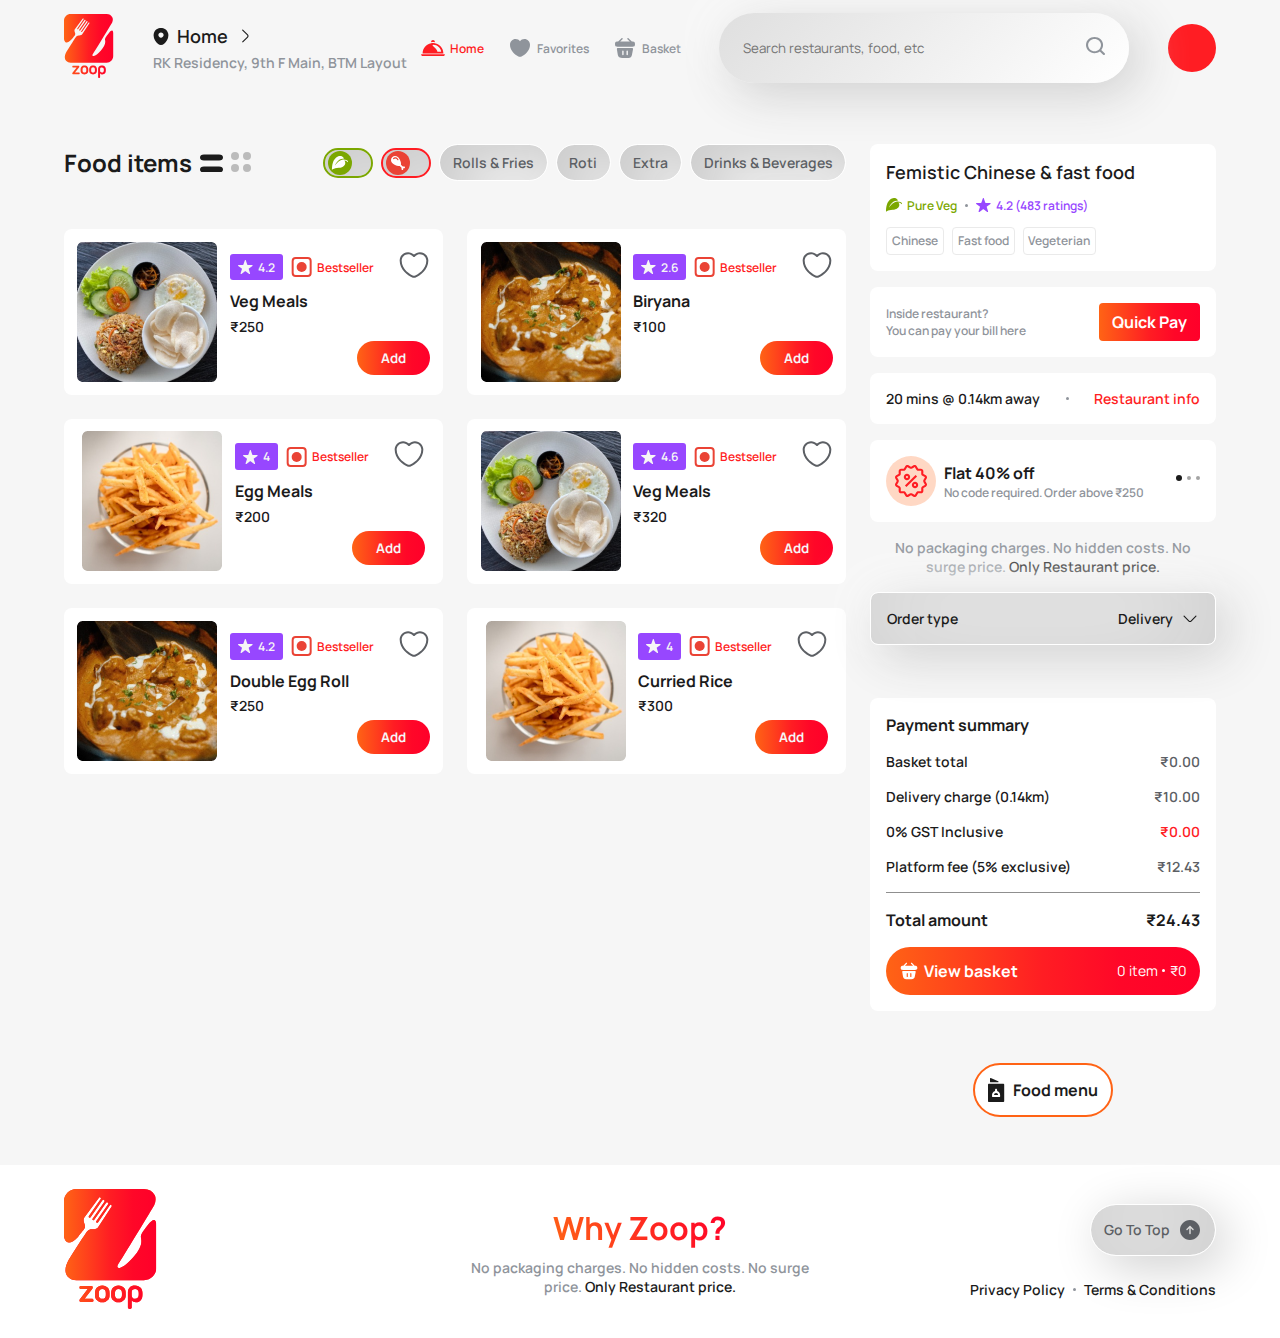
<file: pages/restaurant.html>
<!DOCTYPE html>
<html lang="en">
  <head>
    <meta charset="UTF-8" />
    <meta name="viewport" content="width=device-width, initial-scale=1.0" />
    <title>Zoop || Restaurants</title>
    <link rel="stylesheet" href="../css/menu-sidebar.css" />
    <script src="../js/script.js" defer></script>
    <script src="../js/menu-sidebar.js" defer></script>
  </head>
  <body>
    <div class="curtain"></div>
    <!-- header  -->
    <header class="container header flex-between">
      <div class="logo-container">
        <a href="index.html" class="logo-link">
          <svg
            width="50"
            height="64"
            viewBox="0 0 50 64"
            fill="none"
            xmlns="http://www.w3.org/2000/svg"
          >
            <path
              d="M14.8918 58.546H10.9931L15.1481 53.1597L15.1305 53.1421C15.2783 52.9943 15.3529 52.8004 15.3529 52.5603C15.3529 52.2633 15.2674 52.045 15.0966 51.9013C14.9257 51.7589 14.7318 51.687 14.5148 51.687H9.09456C8.87759 51.687 8.68096 51.7589 8.50467 51.9013C8.32838 52.0437 8.24023 52.2633 8.24023 52.5603C8.24023 52.8343 8.32838 53.039 8.50467 53.176C8.68096 53.3129 8.87759 53.3808 9.09456 53.3808H12.6339L8.4789 58.7671C8.31889 58.9271 8.24023 59.1427 8.24023 59.4166C8.24023 59.6906 8.32838 59.8953 8.50467 60.0323C8.68096 60.1693 8.87759 60.2371 9.09456 60.2371H14.8918C15.1088 60.2371 15.3027 60.1693 15.4735 60.0323C15.6444 59.8953 15.7298 59.6906 15.7298 59.4166C15.7298 59.121 15.6444 58.9013 15.4735 58.7589C15.3027 58.6166 15.1088 58.5447 14.8918 58.5447V58.546Z"
              fill="url(#paint0_linear_507_2482)"
            />
            <path
              d="M23.3732 52.6728C23.0532 52.3135 22.6491 52.0314 22.1595 51.8266C21.6686 51.6219 21.0936 51.5188 20.4319 51.5188C19.7701 51.5188 19.1775 51.6219 18.688 51.8266C18.1971 52.0314 17.7957 52.3135 17.4824 52.6728C17.1692 53.0322 16.9359 53.4485 16.7813 53.9204C16.6281 54.3937 16.5508 54.8981 16.5508 55.4338V56.6136C16.5508 57.1262 16.6281 57.6116 16.7813 58.0673C16.9359 58.5229 17.1692 58.9216 17.4824 59.2647C17.7957 59.6064 18.1971 59.8776 18.688 60.077C19.1775 60.2763 19.7593 60.3767 20.4319 60.3767C21.1045 60.3767 21.6686 60.2763 22.1595 60.077C22.6491 59.8776 23.0545 59.6064 23.3732 59.2647C23.6919 58.923 23.9292 58.5243 24.0824 58.0673C24.2357 57.6116 24.313 57.1262 24.313 56.6136V55.4338C24.313 54.8981 24.2357 54.3937 24.0824 53.9204C23.9292 53.4471 23.6919 53.0308 23.3732 52.6728ZM22.2965 56.6312C22.2965 57.2577 22.131 57.7432 21.8001 58.0849C21.4693 58.4266 21.0136 58.5975 20.4319 58.5975C19.8501 58.5975 19.3945 58.4266 19.0636 58.0849C18.7327 57.7432 18.5673 57.2591 18.5673 56.6312V55.3999C18.5673 54.7164 18.7327 54.197 19.0636 53.8431C19.3945 53.4905 19.8501 53.3129 20.4319 53.3129C21.0136 53.3129 21.4693 53.4892 21.8001 53.8431C22.131 54.197 22.2965 54.7151 22.2965 55.3999V56.6312Z"
              fill="url(#paint1_linear_507_2482)"
            />
            <path
              d="M31.9904 52.6728C31.6704 52.3135 31.2662 52.0314 30.7767 51.8266C30.2858 51.6219 29.7108 51.5188 29.0491 51.5188C28.3873 51.5188 27.7947 51.6219 27.3051 51.8266C26.8142 52.0314 26.4128 52.3135 26.0996 52.6728C25.7863 53.0322 25.5531 53.4485 25.3985 53.9204C25.2453 54.3937 25.168 54.8981 25.168 55.4338V56.6136C25.168 57.1262 25.2453 57.6116 25.3985 58.0673C25.5531 58.5229 25.7863 58.9216 26.0996 59.2647C26.4128 59.6064 26.8142 59.8776 27.3051 60.077C27.7947 60.2763 28.3764 60.3767 29.0491 60.3767C29.7217 60.3767 30.2858 60.2763 30.7767 60.077C31.2662 59.8776 31.6717 59.6064 31.9904 59.2647C32.3091 58.923 32.5464 58.5243 32.6996 58.0673C32.8528 57.6116 32.9301 57.1262 32.9301 56.6136V55.4338C32.9301 54.8981 32.8528 54.3937 32.6996 53.9204C32.5464 53.4471 32.3091 53.0308 31.9904 52.6728ZM30.9137 56.6312C30.9137 57.2577 30.7482 57.7432 30.4173 58.0849C30.0865 58.4266 29.6308 58.5975 29.0491 58.5975C28.4673 58.5975 28.0117 58.4266 27.6808 58.0849C27.3499 57.7432 27.1845 57.2591 27.1845 56.6312V55.3999C27.1845 54.7164 27.3499 54.197 27.6808 53.8431C28.0117 53.4905 28.4673 53.3129 29.0491 53.3129C29.6308 53.3129 30.0865 53.4892 30.4173 53.8431C30.7482 54.197 30.9137 54.7151 30.9137 55.3999V56.6312Z"
              fill="url(#paint2_linear_507_2482)"
            />
            <path
              d="M40.8741 52.6891C40.5487 52.3297 40.1364 52.045 39.6347 51.8348C39.1329 51.6246 38.5512 51.5188 37.8908 51.5188C37.2304 51.5188 36.7137 51.6042 36.2404 51.7751C35.7671 51.946 35.3712 52.186 35.0525 52.4925C34.7325 52.8003 34.4938 53.1624 34.3338 53.5787C34.1738 53.995 34.0938 54.4479 34.0938 54.9375V63.196C34.0938 63.4007 34.1873 63.5865 34.3758 63.752C34.5643 63.9174 34.8125 64.0001 35.1203 64.0001C35.4281 64.0001 35.6532 63.9174 35.8295 63.752C36.0058 63.5865 36.0953 63.4007 36.0953 63.196V59.5196L36.2323 59.4857C36.4832 59.7597 36.7761 59.9794 37.1124 60.1448C37.4487 60.3102 37.8501 60.393 38.3179 60.393C38.9444 60.393 39.4801 60.2872 39.9249 60.077C40.3697 59.8668 40.7345 59.5807 41.0192 59.2227C41.304 58.8633 41.5156 58.447 41.6525 57.9751C41.7895 57.5018 41.8573 56.9973 41.8573 56.4617V55.4528C41.8573 54.9171 41.7746 54.4127 41.6091 53.9394C41.4437 53.4661 41.1982 53.0498 40.8741 52.6918V52.6891ZM39.8394 56.5281C39.8394 57.133 39.6604 57.6171 39.3011 57.9819C38.9417 58.3466 38.4712 58.5297 37.8908 58.5297C37.3782 58.5297 36.951 58.3819 36.6079 58.0849C36.2662 57.7893 36.0953 57.3269 36.0953 56.7004V54.871C36.0953 54.3584 36.2662 53.9814 36.6079 53.7428C36.9496 53.5027 37.3768 53.3834 37.8908 53.3834C38.4725 53.3834 38.9431 53.5665 39.3011 53.9299C39.6604 54.2947 39.8394 54.7788 39.8394 55.3836V56.5295V56.5281Z"
              fill="url(#paint3_linear_507_2482)"
            />
            <path
              d="M48.5475 16.7639C48.3739 16.6215 48.1773 16.551 47.9576 16.551C47.2335 16.551 46.2286 17.3579 44.939 18.9703C43.2263 21.1834 42.2594 22.4649 42.0384 22.812C41.3468 23.8711 41.001 24.7254 41.001 25.3736C41.001 25.5798 41.0633 26.0937 41.1908 26.9155C41.2383 27.2166 41.2613 27.5244 41.2613 27.8403C41.2613 30.3382 39.8239 33.1996 36.949 36.4243C33.9005 39.8389 31.4989 41.7211 29.7455 42.0683C29.0499 42.1971 28.6322 42.0385 28.4898 41.5964C28.4573 41.5015 28.4423 41.4065 28.4423 41.3116C28.4423 40.9319 28.6322 40.4505 29.0105 39.8647C30.2418 37.9838 35.7882 28.9401 45.6455 12.735H45.6225C45.6387 12.7187 45.6536 12.6957 45.6699 12.6645C45.7011 12.6333 45.7242 12.6089 45.7404 12.594C46.6205 11.124 47.4071 9.81132 48.0973 8.6573C48.6004 7.50328 48.8513 6.42791 48.8513 5.43255C48.8513 4.70569 48.7075 4.0263 48.4187 3.39301C47.1684 1.13243 45.2387 0.00146484 42.6269 0.00146484H6.60816C4.78152 0.00146484 3.22746 0.633396 1.94597 1.89861C0.648204 3.17739 0 4.71112 0 6.49842V25.2326C0.153237 26.4504 0.568196 27.3752 1.24623 28.0071C1.67069 28.3868 2.15345 28.5767 2.69588 28.5767C3.94211 28.5767 5.52601 27.5651 7.44757 25.5404C9.55355 22.9639 10.7076 21.4939 10.911 21.1291C11.1293 20.7182 11.2392 20.3073 11.2392 19.8965C11.2392 19.5168 11.1524 19.1303 10.9788 18.7343C10.6316 17.8962 10.4567 17.1694 10.4567 16.5524C10.4567 16.0303 10.5828 15.5963 10.8364 15.2478L18.6325 4.64738C18.8372 4.36261 19.0976 4.33142 19.4149 4.55246C19.7458 4.7735 19.8096 5.02708 19.6048 5.31186L13.2773 14.4423C13.0875 14.7108 13.1431 14.9481 13.4428 15.1543C13.7425 15.3753 13.9879 15.3441 14.1778 15.0593L20.4808 6.00074C20.7019 5.68478 20.9866 5.64545 21.3338 5.88277C21.6972 6.13635 21.7677 6.41977 21.5467 6.73574L15.2436 15.8187C15.0538 16.0872 15.1094 16.3246 15.4091 16.5307C15.7088 16.7368 15.9542 16.7043 16.1441 16.4357L22.4471 7.37716C22.6682 7.04492 22.9529 7.0056 23.3001 7.25918C23.6635 7.51277 23.734 7.79754 23.513 8.11215L17.21 17.1707C17.0201 17.4392 17.0757 17.6847 17.3754 17.9057C17.6751 18.1119 17.9205 18.0793 18.1104 17.8108L24.4378 8.68035C24.6426 8.39557 24.903 8.36438 25.2203 8.58543C25.5363 8.80647 25.5986 9.06819 25.4102 9.36788L18.2067 20.3711C17.732 21.0979 16.753 21.4614 15.2681 21.4614H14.7948C13.916 21.4614 13.1689 21.7624 12.5559 22.3632C11.9091 23.0276 8.5921 28.1102 2.60502 37.6109C1.39405 39.8091 0.789236 41.7089 0.789236 43.3132C0.789236 44.672 1.20555 45.8233 2.03818 46.7657C3.31832 48.012 4.85475 48.6358 6.64748 48.6358H42.631C44.4549 48.6358 46.0076 47.9971 47.2877 46.7183C48.5679 45.4232 49.2079 43.8732 49.2079 42.0669V19.0164C49.1917 17.8786 48.972 17.1273 48.5475 16.7639Z"
              fill="url(#paint4_linear_507_2482)"
            />
            <defs>
              <linearGradient
                id="paint0_linear_507_2482"
                x1="0.00071712"
                y1="32.0008"
                x2="49.2086"
                y2="32.0008"
                gradientUnits="userSpaceOnUse"
              >
                <stop stop-color="#FF6315" />
                <stop offset="0.26" stop-color="#FF411C" />
                <stop offset="0.57" stop-color="#FF1D23" />
                <stop offset="0.83" stop-color="#FF0728" />
                <stop offset="1" stop-color="#FF002A" />
              </linearGradient>
              <linearGradient
                id="paint1_linear_507_2482"
                x1="-0.000122551"
                y1="32.0008"
                x2="49.2078"
                y2="32.0008"
                gradientUnits="userSpaceOnUse"
              >
                <stop stop-color="#FF6315" />
                <stop offset="0.26" stop-color="#FF411C" />
                <stop offset="0.57" stop-color="#FF1D23" />
                <stop offset="0.83" stop-color="#FF0728" />
                <stop offset="1" stop-color="#FF002A" />
              </linearGradient>
              <linearGradient
                id="paint2_linear_507_2482"
                x1="-0.000795823"
                y1="32.0008"
                x2="49.2071"
                y2="32.0008"
                gradientUnits="userSpaceOnUse"
              >
                <stop stop-color="#FF6315" />
                <stop offset="0.26" stop-color="#FF411C" />
                <stop offset="0.57" stop-color="#FF1D23" />
                <stop offset="0.83" stop-color="#FF0728" />
                <stop offset="1" stop-color="#FF002A" />
              </linearGradient>
              <linearGradient
                id="paint3_linear_507_2482"
                x1="0.000646219"
                y1="32.0008"
                x2="49.2086"
                y2="32.0008"
                gradientUnits="userSpaceOnUse"
              >
                <stop stop-color="#FF6315" />
                <stop offset="0.26" stop-color="#FF411C" />
                <stop offset="0.57" stop-color="#FF1D23" />
                <stop offset="0.83" stop-color="#FF0728" />
                <stop offset="1" stop-color="#FF002A" />
              </linearGradient>
              <linearGradient
                id="paint4_linear_507_2482"
                x1="0"
                y1="32.0008"
                x2="49.2079"
                y2="32.0008"
                gradientUnits="userSpaceOnUse"
              >
                <stop stop-color="#FF6315" />
                <stop offset="0.25" stop-color="#FF411C" />
                <stop offset="0.5" stop-color="#FF1D23" />
                <stop offset="0.75" stop-color="#FF0728" />
                <stop offset="1" stop-color="#FF002A" />
              </linearGradient>
            </defs>
          </svg>
        </a>
      </div>

      <!-- address nav -->
      <div class="address flex-column">
        <div class="address-title btn flex">
          <svg
            width="16"
            height="19"
            viewBox="0 0 16 19"
            fill="none"
            xmlns="http://www.w3.org/2000/svg"
          >
            <path
              d="M15.1829 6.54158C14.3079 2.69159 10.9496 0.958252 7.99959 0.958252C7.99959 0.958252 7.99959 0.958252 7.99126 0.958252C5.04959 0.958252 1.68292 2.68325 0.807924 6.53325C-0.167075 10.8333 2.46626 14.4749 4.84959 16.7666C5.73292 17.6166 6.86626 18.0416 7.99959 18.0416C9.13292 18.0416 10.2663 17.6166 11.1413 16.7666C13.5246 14.4749 16.1579 10.8416 15.1829 6.54158ZM7.99959 10.7166C6.54959 10.7166 5.37459 9.54158 5.37459 8.09159C5.37459 6.64158 6.54959 5.46658 7.99959 5.46658C9.44959 5.46658 10.6246 6.64158 10.6246 8.09159C10.6246 9.54158 9.44959 10.7166 7.99959 10.7166Z"
              fill="#1B1B1B"
            />
          </svg>
          <p class="address-name text-md">Home</p>
          <svg
            class="address-pointer-svg"
            width="18"
            height="18"
            viewBox="0 0 18 18"
            fill="none"
            xmlns="http://www.w3.org/2000/svg"
          >
            <path
              d="M6.68172 15.5024C6.53922 15.5024 6.39672 15.4499 6.28422 15.3374C6.06672 15.1199 6.06672 14.7599 6.28422 14.5424L11.1742 9.65239C11.5342 9.29239 11.5342 8.70739 11.1742 8.34739L6.28422 3.45739C6.06672 3.23989 6.06672 2.87989 6.28422 2.66239C6.50172 2.44489 6.86172 2.44489 7.07922 2.66239L11.9692 7.55239C12.3517 7.93489 12.5692 8.45239 12.5692 8.99989C12.5692 9.54739 12.3592 10.0649 11.9692 10.4474L7.07922 15.3374C6.96672 15.4424 6.82422 15.5024 6.68172 15.5024Z"
              fill="#1B1B1B"
            />
          </svg>
        </div>
        <div class="address-description">
          <p class="address-p text-sl-light">
            RK Residency, 9th F Main, BTM Layout
          </p>
        </div>
        <!-- floating address list -->
        <div class="address-list flex-column">
          <div class="address-list-head flex-between">
            <p class="list-title text-md-light">Choose location</p>
            <div class="address-list-close btn flex-center">
              <svg
                width="32"
                height="32"
                viewBox="0 0 32 32"
                fill="none"
                xmlns="http://www.w3.org/2000/svg"
              >
                <path
                  d="M15.9993 2.66675C8.65268 2.66675 2.66602 8.65341 2.66602 16.0001C2.66602 23.3467 8.65268 29.3334 15.9993 29.3334C23.346 29.3334 29.3327 23.3467 29.3327 16.0001C29.3327 8.65341 23.346 2.66675 15.9993 2.66675ZM20.4793 19.0667C20.866 19.4534 20.866 20.0934 20.4793 20.4801C20.2793 20.6801 20.026 20.7734 19.7727 20.7734C19.5194 20.7734 19.266 20.6801 19.066 20.4801L15.9993 17.4134L12.9327 20.4801C12.7327 20.6801 12.4793 20.7734 12.226 20.7734C11.9727 20.7734 11.7193 20.6801 11.5194 20.4801C11.1327 20.0934 11.1327 19.4534 11.5194 19.0667L14.586 16.0001L11.5194 12.9334C11.1327 12.5467 11.1327 11.9067 11.5194 11.5201C11.906 11.1334 12.546 11.1334 12.9327 11.5201L15.9993 14.5867L19.066 11.5201C19.4527 11.1334 20.0927 11.1334 20.4793 11.5201C20.866 11.9067 20.866 12.5467 20.4793 12.9334L17.4127 16.0001L20.4793 19.0667Z"
                  fill="#616469"
                />
              </svg>
            </div>
          </div>
          <div class="address-list-item">
            <a href="#" class="address-list-link list-link active flex-between">
              <div class="address-location flex-column">
                <p class="address-list-title active text-normal">Home</p>
                <p class="address-list-location text-sl">
                  9th F main, BTM Layout 1st,<br />
                  Bengaluru
                </p>
              </div>
              <svg
                width="24"
                height="24"
                viewBox="0 0 24 24"
                fill="none"
                xmlns="http://www.w3.org/2000/svg"
              >
                <path
                  d="M12 2C6.49 2 2 6.49 2 12C2 17.51 6.49 22 12 22C17.51 22 22 17.51 22 12C22 6.49 17.51 2 12 2ZM16.78 9.7L11.11 15.37C10.97 15.51 10.78 15.59 10.58 15.59C10.38 15.59 10.19 15.51 10.05 15.37L7.22 12.54C6.93 12.25 6.93 11.77 7.22 11.48C7.51 11.19 7.99 11.19 8.28 11.48L10.58 13.78L15.72 8.64C16.01 8.35 16.49 8.35 16.78 8.64C17.07 8.93 17.07 9.4 16.78 9.7Z"
                  fill="#5C5F6470"
                />
              </svg>
            </a>
            <a href="#" class="address-list-link list-link flex-between">
              <div class="address-location flex-column">
                <p class="address-list-title text-normal">Office</p>
                <p class="address-list-location text-sl">
                  9th F main, BTM Layout 1st,<br />
                  Bengaluru
                </p>
              </div>
              <svg
                width="24"
                height="24"
                viewBox="0 0 24 24"
                fill="none"
                xmlns="http://www.w3.org/2000/svg"
              >
                <path
                  d="M12 2C6.49 2 2 6.49 2 12C2 17.51 6.49 22 12 22C17.51 22 22 17.51 22 12C22 6.49 17.51 2 12 2ZM16.78 9.7L11.11 15.37C10.97 15.51 10.78 15.59 10.58 15.59C10.38 15.59 10.19 15.51 10.05 15.37L7.22 12.54C6.93 12.25 6.93 11.77 7.22 11.48C7.51 11.19 7.99 11.19 8.28 11.48L10.58 13.78L15.72 8.64C16.01 8.35 16.49 8.35 16.78 8.64C17.07 8.93 17.07 9.4 16.78 9.7Z"
                  fill="#5C5F6470"
                />
              </svg>
            </a>
            <a href="#" class="address-list-link list-link flex-between">
              <div class="address-location flex-column">
                <p class="address-list-title text-normal">Work</p>
                <p class="address-list-location text-sl">
                  9th F main, BTM Layout 1st,<br />
                  Bengaluru
                </p>
              </div>
              <svg
                width="24"
                height="24"
                viewBox="0 0 24 24"
                fill="none"
                xmlns="http://www.w3.org/2000/svg"
              >
                <path
                  d="M12 2C6.49 2 2 6.49 2 12C2 17.51 6.49 22 12 22C17.51 22 22 17.51 22 12C22 6.49 17.51 2 12 2ZM16.78 9.7L11.11 15.37C10.97 15.51 10.78 15.59 10.58 15.59C10.38 15.59 10.19 15.51 10.05 15.37L7.22 12.54C6.93 12.25 6.93 11.77 7.22 11.48C7.51 11.19 7.99 11.19 8.28 11.48L10.58 13.78L15.72 8.64C16.01 8.35 16.49 8.35 16.78 8.64C17.07 8.93 17.07 9.4 16.78 9.7Z"
                  fill="#5C5F6470"
                />
              </svg>
            </a>
          </div>
        </div>
      </div>

      <!-- main nav -->
      <nav class="header-nav flex">
        <a href="../index.html" class="header-nav-link flex">
          <svg
            class="home-icon"
            width="24"
            height="16"
            viewBox="0 0 24 16"
            fill="none"
            xmlns="http://www.w3.org/2000/svg"
          >
            <path
              d="M12.0001 2.08209C12.6495 2.08209 13.2707 2.13856 13.8918 2.2515C13.8918 2.1668 13.9201 2.08209 13.9201 1.99739C13.9201 0.952684 13.073 0.0773926 12.0001 0.0773926C10.9271 0.0773926 10.0801 0.924449 10.0801 1.99739C10.0801 2.08209 10.0801 2.1668 10.1083 2.2515C10.7295 2.13856 11.3507 2.08209 12.0001 2.08209Z"
              fill="#FF1D23"
            />
            <path
              d="M13.9062 3.18601C13.2851 3.07307 12.6639 3.0166 12.0145 3.0166C11.3651 3.0166 10.7439 3.07307 10.1227 3.18601C5.26628 4.08954 1.5957 8.32482 1.5957 13.4354H22.405C22.4333 8.32482 18.7627 4.0613 13.9062 3.18601ZM12.438 4.82365C16.1086 4.82365 20.1462 8.18364 20.1462 11.8542H16.4192C16.4192 8.18364 8.76744 4.82365 12.438 4.82365Z"
              fill="#FF1D23"
            />
            <path
              d="M0 14.2007L0.847056 15.923H23.1529L23.9999 14.2007H0Z"
              fill="#FF1D23"
            />
          </svg>
          <p class="text-sm header-nav-link-p active">Home</p>
        </a>
        <a href="../pages/favorites.html" class="header-nav-link flex">
          <svg
            width="24"
            height="24"
            viewBox="0 0 24 24"
            fill="none"
            xmlns="http://www.w3.org/2000/svg"
          >
            <path
              d="M16.44 3.1001C14.63 3.1001 13.01 3.9801 12 5.3301C10.99 3.9801 9.37 3.1001 7.56 3.1001C4.49 3.1001 2 5.6001 2 8.6901C2 9.8801 2.19 10.9801 2.52 12.0001C4.1 17.0001 8.97 19.9901 11.38 20.8101C11.72 20.9301 12.28 20.9301 12.62 20.8101C15.03 19.9901 19.9 17.0001 21.48 12.0001C21.81 10.9801 22 9.8801 22 8.6901C22 5.6001 19.51 3.1001 16.44 3.1001Z"
              fill="#8F949B"
            />
          </svg>
          <p class="text-sm header-nav-link-p">Favorites</p>
        </a>
        <a href="../pages/basket.html" class="header-nav-link flex">
          <svg
            width="24"
            height="24"
            viewBox="0 0 24 24"
            fill="none"
            xmlns="http://www.w3.org/2000/svg"
          >
            <path
              d="M19.24 5.58006H18.84L15.46 2.20006C15.19 1.93006 14.75 1.93006 14.47 2.20006C14.2 2.47006 14.2 2.91006 14.47 3.19006L16.86 5.58006H7.14L9.53 3.19006C9.8 2.92006 9.8 2.48006 9.53 2.20006C9.26 1.93006 8.82 1.93006 8.54 2.20006L5.17 5.58006H4.77C3.87 5.58006 2 5.58006 2 8.14006C2 9.11006 2.2 9.75006 2.62 10.1701C2.86 10.4201 3.15 10.5501 3.46 10.6201C3.75 10.6901 4.06 10.7001 4.36 10.7001H19.64C19.95 10.7001 20.24 10.6801 20.52 10.6201C21.36 10.4201 22 9.82006 22 8.14006C22 5.58006 20.13 5.58006 19.24 5.58006Z"
              fill="#8F949B"
            />
            <path
              d="M19.0506 12H4.87064C4.25064 12 3.78064 12.55 3.88064 13.16L4.72064 18.3C5.00064 20.02 5.75064 22 9.08064 22H14.6906C18.0606 22 18.6606 20.31 19.0206 18.42L20.0306 13.19C20.1506 12.57 19.6806 12 19.0506 12ZM10.6106 18.45C10.6106 18.84 10.3006 19.15 9.92064 19.15C9.53064 19.15 9.22064 18.84 9.22064 18.45V15.15C9.22064 14.77 9.53064 14.45 9.92064 14.45C10.3006 14.45 10.6106 14.77 10.6106 15.15V18.45ZM14.8906 18.45C14.8906 18.84 14.5806 19.15 14.1906 19.15C13.8106 19.15 13.4906 18.84 13.4906 18.45V15.15C13.4906 14.77 13.8106 14.45 14.1906 14.45C14.5806 14.45 14.8906 14.77 14.8906 15.15V18.45Z"
              fill="#8F949B"
            />
          </svg>
          <p class="text-sm header-nav-link-p">Basket</p>
        </a>
      </nav>

      <!-- search nav -->
      <div class="header-app-search">
        <form class="app-search flex-between">
          <input
            class="search-input container"
            type="text"
            id="appsearch"
            name="appsearch"
            placeholder="Search restaurants, food, etc"
          />
          <button type="submit" class="app-search-btn">
            <img src="../assets/search.svg" alt="search icon" />
          </button>
        </form>
        <div class="search-history flex-column">
          <div class="search-history-header flex-between">
            <p class="search-history-title text-normal">Past searches</p>
            <button class="search-history-clear-btn text-accent-sm">
              Clear
            </button>
          </div>
          <div class="search-history-restaurants flex-column">
            <div class="search-history-restaurant-container container">
              <div class="search-history-restaurant-content">
                <div class="search-history-restaurant flex btn">
                  <div class="search-history-restaurant-img">
                    <img src="../assets/kumar.png" alt="kumar logo image" />
                  </div>
                  <div class="search-history-restaurant-details flex-column">
                    <p class="search-history-restaurant-name text-normal">
                      Kumar's Hotel
                    </p>
                    <div class="search-history-rating-dish flex-sm">
                      <div class="search-history-rating flex-sm text-sm">
                        <svg
                          xmlns="http://www.w3.org/2000/svg"
                          width="15"
                          height="14"
                          viewBox="0 0 15 14"
                          fill="none"
                        >
                          <path
                            d="M6.80068 0.385489C6.96769 -0.128497 7.69484 -0.128496 7.86185 0.385491L9.21006 4.53488C9.28475 4.76474 9.49896 4.92037 9.74065 4.92037H14.1036C14.644 4.92037 14.8687 5.61194 14.4315 5.9296L10.9018 8.49406C10.7063 8.63612 10.6245 8.88794 10.6991 9.1178L12.0474 13.2672C12.2144 13.7812 11.6261 14.2086 11.1889 13.8909L7.65918 11.3265C7.46365 11.1844 7.19888 11.1844 7.00335 11.3265L3.47366 13.8909C3.03644 14.2086 2.44816 13.7812 2.61517 13.2672L3.96339 9.1178C4.03807 8.88794 3.95625 8.63612 3.76072 8.49406L0.231038 5.9296C-0.206185 5.61193 0.0185193 4.92037 0.558957 4.92037H4.92188C5.16357 4.92037 5.37778 4.76474 5.45247 4.53488L6.80068 0.385489Z"
                            fill="#5C5F64"
                          />
                        </svg>
                        <p class="search-history-rating-figure">4.2</p>
                      </div>
                      <span class="span-space"></span>
                      <p class="text-sm">Chinese</p>
                    </div>
                  </div>
                </div>
                <div class="search-history-restaurant flex btn">
                  <div class="search-history-restaurant-img">
                    <img src="../assets/lavish.png" alt="kumar logo image" />
                  </div>
                  <div class="search-history-restaurant-details flex-column">
                    <p class="search-history-restaurant-name text-normal">
                      Kumar's Hotel
                    </p>
                    <div class="search-history-rating-dish flex-sm">
                      <div class="search-history-rating flex-sm text-sm">
                        <svg
                          xmlns="http://www.w3.org/2000/svg"
                          width="15"
                          height="14"
                          viewBox="0 0 15 14"
                          fill="none"
                        >
                          <path
                            d="M6.80068 0.385489C6.96769 -0.128497 7.69484 -0.128496 7.86185 0.385491L9.21006 4.53488C9.28475 4.76474 9.49896 4.92037 9.74065 4.92037H14.1036C14.644 4.92037 14.8687 5.61194 14.4315 5.9296L10.9018 8.49406C10.7063 8.63612 10.6245 8.88794 10.6991 9.1178L12.0474 13.2672C12.2144 13.7812 11.6261 14.2086 11.1889 13.8909L7.65918 11.3265C7.46365 11.1844 7.19888 11.1844 7.00335 11.3265L3.47366 13.8909C3.03644 14.2086 2.44816 13.7812 2.61517 13.2672L3.96339 9.1178C4.03807 8.88794 3.95625 8.63612 3.76072 8.49406L0.231038 5.9296C-0.206185 5.61193 0.0185193 4.92037 0.558957 4.92037H4.92188C5.16357 4.92037 5.37778 4.76474 5.45247 4.53488L6.80068 0.385489Z"
                            fill="#5C5F64"
                          />
                        </svg>
                        <p class="search-history-rating-figure">4.2</p>
                      </div>
                      <span class="span-space"></span>
                      <p class="text-sm">Chinese</p>
                    </div>
                  </div>
                </div>
                <div class="search-history-restaurant flex btn">
                  <div class="search-history-restaurant-img">
                    <img src="../assets/rea.png" alt="kumar logo image" />
                  </div>
                  <div class="search-history-restaurant-details flex-column">
                    <p class="search-history-restaurant-name text-normal">
                      Kumar's Hotel
                    </p>
                    <div class="search-history-rating-dish flex-sm">
                      <div class="search-history-rating flex-sm text-sm">
                        <svg
                          xmlns="http://www.w3.org/2000/svg"
                          width="15"
                          height="14"
                          viewBox="0 0 15 14"
                          fill="none"
                        >
                          <path
                            d="M6.80068 0.385489C6.96769 -0.128497 7.69484 -0.128496 7.86185 0.385491L9.21006 4.53488C9.28475 4.76474 9.49896 4.92037 9.74065 4.92037H14.1036C14.644 4.92037 14.8687 5.61194 14.4315 5.9296L10.9018 8.49406C10.7063 8.63612 10.6245 8.88794 10.6991 9.1178L12.0474 13.2672C12.2144 13.7812 11.6261 14.2086 11.1889 13.8909L7.65918 11.3265C7.46365 11.1844 7.19888 11.1844 7.00335 11.3265L3.47366 13.8909C3.03644 14.2086 2.44816 13.7812 2.61517 13.2672L3.96339 9.1178C4.03807 8.88794 3.95625 8.63612 3.76072 8.49406L0.231038 5.9296C-0.206185 5.61193 0.0185193 4.92037 0.558957 4.92037H4.92188C5.16357 4.92037 5.37778 4.76474 5.45247 4.53488L6.80068 0.385489Z"
                            fill="#5C5F64"
                          />
                        </svg>
                        <p class="search-history-rating-figure">4.2</p>
                      </div>
                      <span class="span-space"></span>
                      <p class="text-sm">Chinese</p>
                    </div>
                  </div>
                </div>
                <div class="search-history-restaurant flex btn">
                  <div class="search-history-restaurant-img">
                    <img src="../assets/lavish.png" alt="kumar logo image" />
                  </div>
                  <div class="search-history-restaurant-details flex-column">
                    <p class="search-history-restaurant-name text-normal">
                      Kumar's Hotel
                    </p>
                    <div class="search-history-rating-dish flex-sm">
                      <div class="search-history-rating flex-sm text-sm">
                        <svg
                          xmlns="http://www.w3.org/2000/svg"
                          width="15"
                          height="14"
                          viewBox="0 0 15 14"
                          fill="none"
                        >
                          <path
                            d="M6.80068 0.385489C6.96769 -0.128497 7.69484 -0.128496 7.86185 0.385491L9.21006 4.53488C9.28475 4.76474 9.49896 4.92037 9.74065 4.92037H14.1036C14.644 4.92037 14.8687 5.61194 14.4315 5.9296L10.9018 8.49406C10.7063 8.63612 10.6245 8.88794 10.6991 9.1178L12.0474 13.2672C12.2144 13.7812 11.6261 14.2086 11.1889 13.8909L7.65918 11.3265C7.46365 11.1844 7.19888 11.1844 7.00335 11.3265L3.47366 13.8909C3.03644 14.2086 2.44816 13.7812 2.61517 13.2672L3.96339 9.1178C4.03807 8.88794 3.95625 8.63612 3.76072 8.49406L0.231038 5.9296C-0.206185 5.61193 0.0185193 4.92037 0.558957 4.92037H4.92188C5.16357 4.92037 5.37778 4.76474 5.45247 4.53488L6.80068 0.385489Z"
                            fill="#5C5F64"
                          />
                        </svg>
                        <p class="search-history-rating-figure">4.2</p>
                      </div>
                      <span class="span-space"></span>
                      <p class="text-sm">Chinese</p>
                    </div>
                  </div>
                </div>
                <div class="search-history-restaurant flex btn">
                  <div class="search-history-restaurant-img">
                    <img src="../assets/rea.png" alt="kumar logo image" />
                  </div>
                  <div class="search-history-restaurant-details flex-column">
                    <p class="search-history-restaurant-name text-normal">
                      Kumar's Hotel
                    </p>
                    <div class="search-history-rating-dish flex-sm">
                      <div class="search-history-rating flex-sm text-sm">
                        <svg
                          xmlns="http://www.w3.org/2000/svg"
                          width="15"
                          height="14"
                          viewBox="0 0 15 14"
                          fill="none"
                        >
                          <path
                            d="M6.80068 0.385489C6.96769 -0.128497 7.69484 -0.128496 7.86185 0.385491L9.21006 4.53488C9.28475 4.76474 9.49896 4.92037 9.74065 4.92037H14.1036C14.644 4.92037 14.8687 5.61194 14.4315 5.9296L10.9018 8.49406C10.7063 8.63612 10.6245 8.88794 10.6991 9.1178L12.0474 13.2672C12.2144 13.7812 11.6261 14.2086 11.1889 13.8909L7.65918 11.3265C7.46365 11.1844 7.19888 11.1844 7.00335 11.3265L3.47366 13.8909C3.03644 14.2086 2.44816 13.7812 2.61517 13.2672L3.96339 9.1178C4.03807 8.88794 3.95625 8.63612 3.76072 8.49406L0.231038 5.9296C-0.206185 5.61193 0.0185193 4.92037 0.558957 4.92037H4.92188C5.16357 4.92037 5.37778 4.76474 5.45247 4.53488L6.80068 0.385489Z"
                            fill="#5C5F64"
                          />
                        </svg>
                        <p class="search-history-rating-figure">4.2</p>
                      </div>
                      <span class="span-space"></span>
                      <p class="text-sm">Chinese</p>
                    </div>
                  </div>
                </div>
                <div class="search-history-restaurant flex btn">
                  <div class="search-history-restaurant-img">
                    <img src="../assets/kumar.png" alt="kumar logo image" />
                  </div>
                  <div class="search-history-restaurant-details flex-column">
                    <p class="search-history-restaurant-name text-normal">
                      Kumar's Hotel
                    </p>
                    <div class="search-history-rating-dish flex-sm">
                      <div class="search-history-rating flex-sm text-sm">
                        <svg
                          xmlns="http://www.w3.org/2000/svg"
                          width="15"
                          height="14"
                          viewBox="0 0 15 14"
                          fill="none"
                        >
                          <path
                            d="M6.80068 0.385489C6.96769 -0.128497 7.69484 -0.128496 7.86185 0.385491L9.21006 4.53488C9.28475 4.76474 9.49896 4.92037 9.74065 4.92037H14.1036C14.644 4.92037 14.8687 5.61194 14.4315 5.9296L10.9018 8.49406C10.7063 8.63612 10.6245 8.88794 10.6991 9.1178L12.0474 13.2672C12.2144 13.7812 11.6261 14.2086 11.1889 13.8909L7.65918 11.3265C7.46365 11.1844 7.19888 11.1844 7.00335 11.3265L3.47366 13.8909C3.03644 14.2086 2.44816 13.7812 2.61517 13.2672L3.96339 9.1178C4.03807 8.88794 3.95625 8.63612 3.76072 8.49406L0.231038 5.9296C-0.206185 5.61193 0.0185193 4.92037 0.558957 4.92037H4.92188C5.16357 4.92037 5.37778 4.76474 5.45247 4.53488L6.80068 0.385489Z"
                            fill="#5C5F64"
                          />
                        </svg>
                        <p class="search-history-rating-figure">4.2</p>
                      </div>
                      <span class="span-space"></span>
                      <p class="text-sm">Chinese</p>
                    </div>
                  </div>
                </div>
              </div>
            </div>
          </div>
          <div class="search-history-closest-restaurant">
            <div class="search-history-closest-title">
              <p class="search-history-closest-p text-normal">
                Nearest Restaurant
              </p>
            </div>
            <div class="search-history-closest-list">
              <div class="search-history-closest-item btn flex">
                <div class="search-history-closest-img">
                  <img src="../assets/food.png" alt="kumar logo image" />
                </div>
                <div class="search-history-closest-details flex-column">
                  <p class="search-history-closest-name text-sl-dark">
                    Maharashtra Lunch Home
                  </p>
                  <p class="search-history-closest-type text-sm">Restaurant</p>
                </div>
              </div>
              <div class="search-history-closest-item btn flex">
                <div class="search-history-closest-img">
                  <img src="../assets/dish (1).png" alt="kumar logo image" />
                </div>
                <div class="search-history-closest-details flex-column">
                  <p class="search-history-closest-name text-sl-dark">
                    Kumar's Hotel
                  </p>
                  <p class="search-history-closest-type text-sm">Hotel</p>
                </div>
              </div>
              <div class="search-history-closest-item btn flex">
                <div class="search-history-closest-img">
                  <img src="../assets/dish-1.png" alt="kumar logo image" />
                </div>
                <div class="search-history-closest-details flex-column">
                  <p class="search-history-closest-name text-sl-dark">
                    Maharashtra Lunch Home
                  </p>
                  <p class="search-history-closest-type text-sm">Restaurant</p>
                </div>
              </div>
            </div>
          </div>
        </div>
      </div>

      <div class="profile flex-center">
        <div class="profile-id"></div>
      </div>
    </header>

    <!-- floating mobile search bar -->
    <div class="mobile-search container flex-column">
      <div class="mobile-form-container">
        <form class="mobile-app-search flex-between">
          <input
            class="mobile-search-input container"
            type="text"
            id="mobileappsearch"
            name="mobileappsearch"
            placeholder="Search restaurants, food, etc"
          />
          <button type="submit" class="mobile-search-btn flex">
            <img src="../assets/search.svg" alt="search icon" />
          </button>
        </form>
      </div>

      <div class="mobile-search-history">
        <div class="search-history-header flex-between">
          <p class="search-history-title text-normal">Past searches</p>
          <button class="search-history-clear-btn text-accent-sm">Clear</button>
        </div>
        <div class="search-history-restaurants flex-column">
          <div class="search-history-restaurant-container container">
            <div class="search-history-restaurant-content">
              <div class="search-history-restaurant flex btn">
                <div class="search-history-restaurant-img">
                  <img src="../assets/kumar.png" alt="kumar logo image" />
                </div>
                <div class="search-history-restaurant-details flex-column">
                  <p class="search-history-restaurant-name text-normal">
                    Kumar's Hotel
                  </p>
                  <div class="search-history-rating-dish flex-sm">
                    <div class="search-history-rating flex-sm text-sm">
                      <svg
                        xmlns="http://www.w3.org/2000/svg"
                        width="15"
                        height="14"
                        viewBox="0 0 15 14"
                        fill="none"
                      >
                        <path
                          d="M6.80068 0.385489C6.96769 -0.128497 7.69484 -0.128496 7.86185 0.385491L9.21006 4.53488C9.28475 4.76474 9.49896 4.92037 9.74065 4.92037H14.1036C14.644 4.92037 14.8687 5.61194 14.4315 5.9296L10.9018 8.49406C10.7063 8.63612 10.6245 8.88794 10.6991 9.1178L12.0474 13.2672C12.2144 13.7812 11.6261 14.2086 11.1889 13.8909L7.65918 11.3265C7.46365 11.1844 7.19888 11.1844 7.00335 11.3265L3.47366 13.8909C3.03644 14.2086 2.44816 13.7812 2.61517 13.2672L3.96339 9.1178C4.03807 8.88794 3.95625 8.63612 3.76072 8.49406L0.231038 5.9296C-0.206185 5.61193 0.0185193 4.92037 0.558957 4.92037H4.92188C5.16357 4.92037 5.37778 4.76474 5.45247 4.53488L6.80068 0.385489Z"
                          fill="#5C5F64"
                        />
                      </svg>
                      <p class="search-history-rating-figure">4.2</p>
                    </div>
                    <span class="span-space"></span>
                    <p class="text-sm">Chinese</p>
                  </div>
                </div>
              </div>
              <div class="search-history-restaurant flex btn">
                <div class="search-history-restaurant-img">
                  <img src="../assets/lavish.png" alt="kumar logo image" />
                </div>
                <div class="search-history-restaurant-details flex-column">
                  <p class="search-history-restaurant-name text-normal">
                    Kumar's Hotel
                  </p>
                  <div class="search-history-rating-dish flex-sm">
                    <div class="search-history-rating flex-sm text-sm">
                      <svg
                        xmlns="http://www.w3.org/2000/svg"
                        width="15"
                        height="14"
                        viewBox="0 0 15 14"
                        fill="none"
                      >
                        <path
                          d="M6.80068 0.385489C6.96769 -0.128497 7.69484 -0.128496 7.86185 0.385491L9.21006 4.53488C9.28475 4.76474 9.49896 4.92037 9.74065 4.92037H14.1036C14.644 4.92037 14.8687 5.61194 14.4315 5.9296L10.9018 8.49406C10.7063 8.63612 10.6245 8.88794 10.6991 9.1178L12.0474 13.2672C12.2144 13.7812 11.6261 14.2086 11.1889 13.8909L7.65918 11.3265C7.46365 11.1844 7.19888 11.1844 7.00335 11.3265L3.47366 13.8909C3.03644 14.2086 2.44816 13.7812 2.61517 13.2672L3.96339 9.1178C4.03807 8.88794 3.95625 8.63612 3.76072 8.49406L0.231038 5.9296C-0.206185 5.61193 0.0185193 4.92037 0.558957 4.92037H4.92188C5.16357 4.92037 5.37778 4.76474 5.45247 4.53488L6.80068 0.385489Z"
                          fill="#5C5F64"
                        />
                      </svg>
                      <p class="search-history-rating-figure">4.2</p>
                    </div>
                    <span class="span-space"></span>
                    <p class="text-sm">Chinese</p>
                  </div>
                </div>
              </div>
              <div class="search-history-restaurant flex btn">
                <div class="search-history-restaurant-img">
                  <img src="../assets/rea.png" alt="kumar logo image" />
                </div>
                <div class="search-history-restaurant-details flex-column">
                  <p class="search-history-restaurant-name text-normal">
                    Kumar's Hotel
                  </p>
                  <div class="search-history-rating-dish flex-sm">
                    <div class="search-history-rating flex-sm text-sm">
                      <svg
                        xmlns="http://www.w3.org/2000/svg"
                        width="15"
                        height="14"
                        viewBox="0 0 15 14"
                        fill="none"
                      >
                        <path
                          d="M6.80068 0.385489C6.96769 -0.128497 7.69484 -0.128496 7.86185 0.385491L9.21006 4.53488C9.28475 4.76474 9.49896 4.92037 9.74065 4.92037H14.1036C14.644 4.92037 14.8687 5.61194 14.4315 5.9296L10.9018 8.49406C10.7063 8.63612 10.6245 8.88794 10.6991 9.1178L12.0474 13.2672C12.2144 13.7812 11.6261 14.2086 11.1889 13.8909L7.65918 11.3265C7.46365 11.1844 7.19888 11.1844 7.00335 11.3265L3.47366 13.8909C3.03644 14.2086 2.44816 13.7812 2.61517 13.2672L3.96339 9.1178C4.03807 8.88794 3.95625 8.63612 3.76072 8.49406L0.231038 5.9296C-0.206185 5.61193 0.0185193 4.92037 0.558957 4.92037H4.92188C5.16357 4.92037 5.37778 4.76474 5.45247 4.53488L6.80068 0.385489Z"
                          fill="#5C5F64"
                        />
                      </svg>
                      <p class="search-history-rating-figure">4.2</p>
                    </div>
                    <span class="span-space"></span>
                    <p class="text-sm">Chinese</p>
                  </div>
                </div>
              </div>
              <div class="search-history-restaurant flex btn">
                <div class="search-history-restaurant-img">
                  <img src="../assets/lavish.png" alt="kumar logo image" />
                </div>
                <div class="search-history-restaurant-details flex-column">
                  <p class="search-history-restaurant-name text-normal">
                    Kumar's Hotel
                  </p>
                  <div class="search-history-rating-dish flex-sm">
                    <div class="search-history-rating flex-sm text-sm">
                      <svg
                        xmlns="http://www.w3.org/2000/svg"
                        width="15"
                        height="14"
                        viewBox="0 0 15 14"
                        fill="none"
                      >
                        <path
                          d="M6.80068 0.385489C6.96769 -0.128497 7.69484 -0.128496 7.86185 0.385491L9.21006 4.53488C9.28475 4.76474 9.49896 4.92037 9.74065 4.92037H14.1036C14.644 4.92037 14.8687 5.61194 14.4315 5.9296L10.9018 8.49406C10.7063 8.63612 10.6245 8.88794 10.6991 9.1178L12.0474 13.2672C12.2144 13.7812 11.6261 14.2086 11.1889 13.8909L7.65918 11.3265C7.46365 11.1844 7.19888 11.1844 7.00335 11.3265L3.47366 13.8909C3.03644 14.2086 2.44816 13.7812 2.61517 13.2672L3.96339 9.1178C4.03807 8.88794 3.95625 8.63612 3.76072 8.49406L0.231038 5.9296C-0.206185 5.61193 0.0185193 4.92037 0.558957 4.92037H4.92188C5.16357 4.92037 5.37778 4.76474 5.45247 4.53488L6.80068 0.385489Z"
                          fill="#5C5F64"
                        />
                      </svg>
                      <p class="search-history-rating-figure">4.2</p>
                    </div>
                    <span class="span-space"></span>
                    <p class="text-sm">Chinese</p>
                  </div>
                </div>
              </div>
              <div class="search-history-restaurant flex btn">
                <div class="search-history-restaurant-img">
                  <img src="../assets/rea.png" alt="kumar logo image" />
                </div>
                <div class="search-history-restaurant-details flex-column">
                  <p class="search-history-restaurant-name text-normal">
                    Kumar's Hotel
                  </p>
                  <div class="search-history-rating-dish flex-sm">
                    <div class="search-history-rating flex-sm text-sm">
                      <svg
                        xmlns="http://www.w3.org/2000/svg"
                        width="15"
                        height="14"
                        viewBox="0 0 15 14"
                        fill="none"
                      >
                        <path
                          d="M6.80068 0.385489C6.96769 -0.128497 7.69484 -0.128496 7.86185 0.385491L9.21006 4.53488C9.28475 4.76474 9.49896 4.92037 9.74065 4.92037H14.1036C14.644 4.92037 14.8687 5.61194 14.4315 5.9296L10.9018 8.49406C10.7063 8.63612 10.6245 8.88794 10.6991 9.1178L12.0474 13.2672C12.2144 13.7812 11.6261 14.2086 11.1889 13.8909L7.65918 11.3265C7.46365 11.1844 7.19888 11.1844 7.00335 11.3265L3.47366 13.8909C3.03644 14.2086 2.44816 13.7812 2.61517 13.2672L3.96339 9.1178C4.03807 8.88794 3.95625 8.63612 3.76072 8.49406L0.231038 5.9296C-0.206185 5.61193 0.0185193 4.92037 0.558957 4.92037H4.92188C5.16357 4.92037 5.37778 4.76474 5.45247 4.53488L6.80068 0.385489Z"
                          fill="#5C5F64"
                        />
                      </svg>
                      <p class="search-history-rating-figure">4.2</p>
                    </div>
                    <span class="span-space"></span>
                    <p class="text-sm">Chinese</p>
                  </div>
                </div>
              </div>
              <div class="search-history-restaurant flex btn">
                <div class="search-history-restaurant-img">
                  <img src="../assets/kumar.png" alt="kumar logo image" />
                </div>
                <div class="search-history-restaurant-details flex-column">
                  <p class="search-history-restaurant-name text-normal">
                    Kumar's Hotel
                  </p>
                  <div class="search-history-rating-dish flex-sm">
                    <div class="search-history-rating flex-sm text-sm">
                      <svg
                        xmlns="http://www.w3.org/2000/svg"
                        width="15"
                        height="14"
                        viewBox="0 0 15 14"
                        fill="none"
                      >
                        <path
                          d="M6.80068 0.385489C6.96769 -0.128497 7.69484 -0.128496 7.86185 0.385491L9.21006 4.53488C9.28475 4.76474 9.49896 4.92037 9.74065 4.92037H14.1036C14.644 4.92037 14.8687 5.61194 14.4315 5.9296L10.9018 8.49406C10.7063 8.63612 10.6245 8.88794 10.6991 9.1178L12.0474 13.2672C12.2144 13.7812 11.6261 14.2086 11.1889 13.8909L7.65918 11.3265C7.46365 11.1844 7.19888 11.1844 7.00335 11.3265L3.47366 13.8909C3.03644 14.2086 2.44816 13.7812 2.61517 13.2672L3.96339 9.1178C4.03807 8.88794 3.95625 8.63612 3.76072 8.49406L0.231038 5.9296C-0.206185 5.61193 0.0185193 4.92037 0.558957 4.92037H4.92188C5.16357 4.92037 5.37778 4.76474 5.45247 4.53488L6.80068 0.385489Z"
                          fill="#5C5F64"
                        />
                      </svg>
                      <p class="search-history-rating-figure">4.2</p>
                    </div>
                    <span class="span-space"></span>
                    <p class="text-sm">Chinese</p>
                  </div>
                </div>
              </div>
            </div>
          </div>
        </div>
        <div class="search-history-closest-restaurant">
          <div class="search-history-closest-title">
            <p class="search-history-closest-p text-normal">
              Nearest Restaurant
            </p>
          </div>
          <div class="search-history-closest-list">
            <div class="search-history-closest-item btn flex">
              <div class="search-history-closest-img">
                <img src="../assets/food.png" alt="kumar logo image" />
              </div>
              <div class="search-history-closest-details flex-column">
                <p class="search-history-closest-name text-sl-dark">
                  Maharashtra Lunch Home
                </p>
                <p class="search-history-closest-type text-sm">Restaurant</p>
              </div>
            </div>
            <div class="search-history-closest-item btn flex">
              <div class="search-history-closest-img">
                <img src="../assets/dish (1).png" alt="kumar logo image" />
              </div>
              <div class="search-history-closest-details flex-column">
                <p class="search-history-closest-name text-sl-dark">
                  Kumar's Hotel
                </p>
                <p class="search-history-closest-type text-sm">Hotel</p>
              </div>
            </div>
            <div class="search-history-closest-item btn flex">
              <div class="search-history-closest-img">
                <img src="../assets/dish-1.png" alt="kumar logo image" />
              </div>
              <div class="search-history-closest-details flex-column">
                <p class="search-history-closest-name text-sl-dark">
                  Maharashtra Lunch Home
                </p>
                <p class="search-history-closest-type text-sm">Restaurant</p>
              </div>
            </div>
          </div>
        </div>
      </div>
    </div>
    <main>
      <!-- food section -->
      <section class="food-section">
        <div class="food-items-sidebar flex-start">
          <!-- food items -->
          <div class="food-items">
            <!-- food header -->
            <div class="food-items-header flex-between">
              <div class="food-items-display flex">
                <p class="food-items-title text-ml">Food items</p>
                <div class="food-items-display-style flex">
                  <div class="food-items-display-list active btn">
                    <svg
                      width="23"
                      height="20"
                      viewBox="0 0 23 15"
                      fill="none"
                      xmlns="http://www.w3.org/2000/svg"
                    >
                      <rect width="23" height="6" rx="4" fill="#1B1B1B" />
                      <rect
                        y="12"
                        width="23"
                        height="6"
                        rx="4"
                        fill="#1B1B1B"
                      />
                    </svg>
                  </div>
                  <div class="food-items-display-grid btn">
                    <svg
                      width="20"
                      height="20"
                      viewBox="0 0 20 20"
                      fill="none"
                      xmlns="http://www.w3.org/2000/svg"
                    >
                      <circle cx="4" cy="4" r="4" fill="#BBBBBB" />
                      <circle cx="16" cy="4" r="4" fill="#BBBBBB" />
                      <circle cx="4" cy="16" r="4" fill="#BBBBBB" />
                      <circle cx="16" cy="16" r="4" fill="#BBBBBB" />
                    </svg>
                  </div>
                </div>
              </div>
              <div class="food-items-category flex">
                <div class="food-items-veg-carn flex">
                  <div class="food-items-veg btn flex">
                    <svg
                      width="24"
                      height="24"
                      viewBox="0 0 24 24"
                      fill="none"
                      xmlns="http://www.w3.org/2000/svg"
                    >
                      <circle cx="12" cy="12" r="12" fill="#7BA700" />
                      <path
                        d="M4.02194 19.0021C4.02194 19.0021 4.84957 17.2541 10.8593 16.8175C15.2578 16.4979 19.0751 13.4274 16.4645 9.41913C16.4645 9.41913 18.5088 9.55245 19.6642 11.3301C19.6642 11.3301 20.4197 10.619 19.6642 9.7747C18.9087 8.93043 13.5263 5.91392 8.37124 12.7134L6.93663 14.5579C6.93663 14.5579 9.53171 7.10803 15.7979 7.77461C15.7979 7.77461 15.7535 5.81926 12.8648 5.10813C9.97604 4.39699 6.42072 7.28591 5.08757 11.0633C3.75442 14.8407 4.02194 19.0021 4.02194 19.0021Z"
                        fill="white"
                      />
                    </svg>
                  </div>
                  <div class="food-items-carn btn flex">
                    <svg
                      width="24"
                      height="24"
                      viewBox="0 0 24 24"
                      fill="none"
                      xmlns="http://www.w3.org/2000/svg"
                    >
                      <circle cx="12" cy="12" r="12" fill="#EA4335" />
                      <path
                        d="M18.1192 15.5243H16.7701L14.9352 13.69C15.5441 11.5501 13.5897 7.3804 12.1087 6.16854C10.3139 4.69816 7.80888 4.52563 6.16539 6.16736C4.52189 7.80909 4.70385 10.3082 6.16539 12.1119C7.62693 13.9155 11.6482 15.645 13.7251 14.9425L15.5099 16.7273V18.13C15.5099 18.3607 15.6016 18.582 15.7648 18.7452C15.9279 18.9083 16.1492 19 16.38 19C16.6107 19 16.832 18.9083 16.9952 18.7452C17.1583 18.582 17.25 18.3607 17.25 18.13V17.2643H18.1192C18.3499 17.2643 18.5712 17.1727 18.7344 17.0095C18.8975 16.8464 18.9892 16.6251 18.9892 16.3943C18.9892 16.1636 18.8975 15.9423 18.7344 15.7791C18.5712 15.6159 18.3499 15.5243 18.1192 15.5243ZM7.99084 8.05758C7.93718 8.11137 7.87344 8.15405 7.80326 8.18316C7.73309 8.21228 7.65786 8.22727 7.58188 8.22727C7.5059 8.22727 7.43067 8.21228 7.3605 8.18316C7.29032 8.15405 7.22658 8.11137 7.17292 8.05758C7.1179 8.00462 7.07414 7.94111 7.04425 7.87084C7.01435 7.80057 6.99894 7.72499 6.99894 7.64862C6.99894 7.57226 7.01435 7.49668 7.04425 7.42641C7.07414 7.35614 7.1179 7.29262 7.17292 7.23966C7.45462 6.95643 7.78953 6.73168 8.15839 6.57831C8.52724 6.42494 8.92277 6.34598 9.32224 6.34598C9.72171 6.34598 10.1172 6.42494 10.4861 6.57831C10.855 6.73168 11.1899 6.95643 11.4716 7.23966C11.8029 7.57802 12.0965 7.95139 12.3472 8.35319C12.431 8.48265 12.4603 8.63994 12.4287 8.79089C12.3972 8.94184 12.3074 9.07424 12.1788 9.15933C12.0855 9.21985 11.9767 9.25216 11.8655 9.25237C11.7677 9.25236 11.6714 9.22796 11.5853 9.18139C11.4993 9.13482 11.4262 9.06753 11.3726 8.98562C11.1638 8.65357 10.923 8.34274 10.6536 8.05758C10.2942 7.71658 9.81768 7.52649 9.32224 7.52649C8.82681 7.52649 8.35025 7.71658 7.99084 8.05758Z"
                        fill="white"
                      />
                    </svg>
                  </div>
                </div>
                <ul class="food-category-list flex">
                  <li class="food-category-item text-sl btn">
                    Rolls &amp Fries
                  </li>
                  <li class="food-category-item text-sl btn">Roti</li>
                  <li class="food-category-item text-sl btn">Extra</li>
                  <li class="food-category-item text-sl btn">
                    Drinks &amp Beverages
                  </li>
                </ul>
              </div>
            </div>
            <!-- food items content -->
            <div class="food-items-content active">
              <!-- render food items here -->
              <!-- <div class="food flex-center">
                <div class="food-img container">
                    <img src="../assets/Rectangle 72.png" alt="food item"/>
                </div>
                <div class="food-details flex-column">
                <div class="food-rating-fav flex">
                    <div class="food-rating flex text-sm">
                    <div class="food-rating-content flex-sm">
                        <svg
                        xmlns="http://www.w3.org/2000/svg"
                        width="15"
                        height="14"
                        viewBox="0 0 15 14"
                        fill="none"
                        >
                        <path
                            d="M6.80068 0.385489C6.96769 -0.128497 7.69484 -0.128496 7.86185 0.385491L9.21006 4.53488C9.28475 4.76474 9.49896 4.92037 9.74065 4.92037H14.1036C14.644 4.92037 14.8687 5.61194 14.4315 5.9296L10.9018 8.49406C10.7063 8.63612 10.6245 8.88794 10.6991 9.1178L12.0474 13.2672C12.2144 13.7812 11.6261 14.2086 11.1889 13.8909L7.65918 11.3265C7.46365 11.1844 7.19888 11.1844 7.00335 11.3265L3.47366 13.8909C3.03644 14.2086 2.44816 13.7812 2.61517 13.2672L3.96339 9.1178C4.03807 8.88794 3.95625 8.63612 3.76072 8.49406L0.231038 5.9296C-0.206185 5.61193 0.0185193 4.92037 0.558957 4.92037H4.92188C5.16357 4.92037 5.37778 4.76474 5.45247 4.53488L6.80068 0.385489Z"
                            fill="#f6f6f6"
                        />
                        </svg>
                        <p class="food-rating-figure">4.2</p>
                    </div>
                    <div class="food-rating-status flex-sm">
                        <svg
                        xmlns="http://www.w3.org/2000/svg"
                        width="21"
                        height="20"
                        viewBox="0 0 21 20"
                        fill="none"
                        >
                        <rect
                            x="1.66211"
                            y="1"
                            width="18"
                            height="18"
                            rx="3"
                            stroke="#EA4335"
                            stroke-width="2"
                        />
                        <circle cx="10.6621" cy="10" r="5" fill="#EA4335" />
                        </svg>
                        <p class="foot-rating-status-p">Bestseller</p>
                    </div>
                    </div>
                    <div class="food-fav-icon btn">
                    <svg
                        xmlns="http://www.w3.org/2000/svg"
                        width="32"
                        height="32"
                        viewBox="0 0 32 32"
                        fill="none"
                    >
                        <path
                        d="M15.9993 28.8666C15.586 28.8666 15.186 28.8133 14.8527 28.6933C9.75935 26.9466 1.66602 20.7466 1.66602 11.5866C1.66602 6.91997 5.43935 3.1333 10.0793 3.1333C12.3327 3.1333 14.4393 4.0133 15.9993 5.58663C17.5593 4.0133 19.666 3.1333 21.9193 3.1333C26.5594 3.1333 30.3327 6.9333 30.3327 11.5866C30.3327 20.76 22.2393 26.9466 17.146 28.6933C16.8127 28.8133 16.4127 28.8666 15.9993 28.8666ZM10.0793 5.1333C6.54602 5.1333 3.66602 8.02663 3.66602 11.5866C3.66602 20.6933 12.426 25.76 15.506 26.8133C15.746 26.8933 16.266 26.8933 16.506 26.8133C19.5727 25.76 28.346 20.7066 28.346 11.5866C28.346 8.02663 25.466 5.1333 21.9327 5.1333C19.906 5.1333 18.026 6.07997 16.8127 7.71997C16.4393 8.22663 15.586 8.22663 15.2127 7.71997C13.9727 6.06663 12.106 5.1333 10.0793 5.1333Z"
                        fill="#5C5F64"
                        />
                    </svg>
                    </div>
                </div>
                <p class="food-name text-normal">Biryani</p>
                <p class="food-price text-sl-dark">₹50.00</p>
                <div class="food-add-btn-container flex-right container">
                   <button class="food-add-btn text-normal btn">Add</button>
                </div>
              </div> -->
            </div> 

            <div class="food-items-grid-content">
              <!-- render grid items here -->
            </div>
          </div>
          <!-- food sidebar -->
          <div class="food-sidebar flex-column">
            <div class="food-sidebar-top flex-column">
              <p class="food-sidebar-header text-md">
                Femistic Chinese &amp fast food
              </p>
              <div class="food-sidebar-choice-rating flex">
                <div class="food-sidebar-choice flex-sm">
                  <svg
                    xmlns="http://www.w3.org/2000/svg"
                    width="16"
                    height="14"
                    viewBox="0 0 16 14"
                    fill="none"
                  >
                    <path
                      d="M0.0219435 14.0011C0.0219435 14.0011 0.849572 12.2532 6.85932 11.8165C11.2578 11.4969 15.0751 8.42638 12.4645 4.41816C12.4645 4.41816 14.5088 4.55147 15.6642 6.32913C15.6642 6.32913 16.4197 5.61799 15.6642 4.77372C14.9087 3.92945 9.52634 0.912946 4.37124 7.71239L2.93663 9.55697C2.93663 9.55697 5.53171 2.10706 11.7979 2.77363C11.7979 2.77363 11.7535 0.818283 8.86478 0.107149C5.97604 -0.603986 2.42072 2.28493 1.08757 6.06232C-0.245582 9.83971 0.0219435 14.0011 0.0219435 14.0011Z"
                      fill="#7BA700"
                    />
                  </svg>
                  <p class="food-sidebar-choice-p text-sm">Pure Veg</p>
                </div>
                <span class="span-space"></span>
                <div class="food-sidebar-rating flex-sm">
                  <svg
                    xmlns="http://www.w3.org/2000/svg"
                    width="15"
                    height="14"
                    viewBox="0 0 15 14"
                    fill="none"
                  >
                    <path
                      d="M6.80068 0.385489C6.96769 -0.128497 7.69484 -0.128496 7.86185 0.385491L9.21006 4.53488C9.28475 4.76474 9.49896 4.92037 9.74065 4.92037H14.1036C14.644 4.92037 14.8687 5.61194 14.4315 5.9296L10.9018 8.49406C10.7063 8.63612 10.6245 8.88794 10.6991 9.1178L12.0474 13.2672C12.2144 13.7812 11.6261 14.2086 11.1889 13.8909L7.65918 11.3265C7.46365 11.1844 7.19888 11.1844 7.00335 11.3265L3.47366 13.8909C3.03644 14.2086 2.44816 13.7812 2.61517 13.2672L3.96339 9.1178C4.03807 8.88794 3.95625 8.63612 3.76072 8.49406L0.231038 5.9296C-0.206185 5.61193 0.0185193 4.92037 0.558957 4.92037H4.92188C5.16357 4.92037 5.37778 4.76474 5.45247 4.53488L6.80068 0.385489Z"
                      fill="#9747FF"
                    />
                  </svg>
                  <p class="food-sidebar-rating-p text-sm">4.2 (483 ratings)</p>
                </div>
              </div>
              <ul class="food-sidebar-category-list flex">
                <li class="food-sidebar-category-item btn text-sm">Chinese</li>
                <li class="food-sidebar-category-item btn text-sm">
                  Fast food
                </li>
                <li class="food-sidebar-category-item btn text-sm">
                  Vegeterian
                </li>
              </ul>
            </div>
            <div class="food-sidebar-payment-portal flex-between">
              <p class="food-sidebar-payment-p text-sm">
                Inside restaurant? <br />
                You can pay your bill here
              </p>
              <a href="#" class="food-sidebar-payment-link text-normal">
                Quick Pay
              </a>
            </div>
            <div class="food-sidebar-restaurant-info flex-between">
              <p class="food-sidebar-restaurant-distance text-sl-dark">
                20 mins @ 0.14km away
              </p>
              <span class="span-space"></span>
              <a
                href="#"
                class="food-sidebar-restaurant-distance text-accent-sm"
                >Restaurant info</a
              >
            </div>
            <div class="food-sidebar-slider">
              <div class="food-sidebar-slide-counter flex-sm">
                <span class="food-sidebar-span active"></span>
                <span class="food-sidebar-span"></span>
                <span class="food-sidebar-span"></span>
              </div>
              <div class="food-sidebar-slider-container flex">
                <div class="food-sidebar-slide display container flex">
                  <div class="food-sidebar-slide-icon flex-center">
                    <svg
                      xmlns="http://www.w3.org/2000/svg"
                      width="32"
                      height="32"
                      viewBox="0 0 32 32"
                      fill="none"
                    >
                      <path
                        d="M19.6355 32C19.2156 32 18.7993 31.8897 18.4257 31.6762L16.145 30.3633C16.056 30.3099 15.9421 30.3099 15.8532 30.3633L13.5724 31.6762C13.1917 31.8968 12.7754 32 12.3662 32C11.5265 32 10.7081 31.5623 10.2598 30.7867L8.9433 28.5024C8.88993 28.4134 8.79386 28.3565 8.69067 28.3565H6.07545C4.73759 28.3565 3.6488 27.2677 3.6488 25.9298V23.3146C3.6488 23.2114 3.59187 23.1118 3.50292 23.062L1.21504 21.7455C0.652852 21.4217 0.250783 20.8986 0.0835507 20.2724C-0.0836815 19.6462 0.00171372 18.9915 0.325504 18.4293L1.63845 16.1485C1.69183 16.0596 1.69183 15.9457 1.63845 15.8568L0.325504 13.576C-0.343425 12.416 0.0586438 10.9287 1.21859 10.2598L3.50292 8.9433C3.59187 8.88993 3.6488 8.79386 3.6488 8.69067V6.07545C3.6488 4.73759 4.73759 3.6488 6.07545 3.6488H8.69067C8.79386 3.6488 8.89349 3.59187 8.9433 3.50292L10.2598 1.21504C10.5836 0.652852 11.1066 0.250783 11.7329 0.0835507C12.3591 -0.0836815 13.0138 0.00171351 13.576 0.325504L15.8568 1.63845C15.9457 1.69183 16.0596 1.69183 16.1485 1.63845L18.4293 0.325504C19.5892 -0.343425 21.0765 0.058644 21.7455 1.2186L23.062 3.50292C23.1153 3.59187 23.2114 3.6488 23.3146 3.6488H25.9298C27.2677 3.6488 28.3565 4.73759 28.3565 6.07545V8.69067C28.3565 8.79386 28.4134 8.89349 28.5024 8.9433L30.7902 10.2598C31.9502 10.9287 32.3487 12.416 31.6833 13.576L30.3704 15.8568C30.317 15.9457 30.317 16.0596 30.3704 16.1485L31.6833 18.4293C32.3523 19.5892 31.9502 21.0765 30.7902 21.7455L28.5024 23.062C28.4134 23.1153 28.3565 23.2114 28.3565 23.3146V25.9298C28.3565 27.2677 27.2677 28.3565 25.9298 28.3565H23.3146C23.2114 28.3565 23.1118 28.4134 23.062 28.5024L21.7455 30.7902C21.4217 31.3524 20.8986 31.7545 20.2724 31.9217C20.0589 31.9751 19.8454 32 19.6355 32ZM15.9991 28.1892C16.4189 28.1892 16.8388 28.296 17.2124 28.513L19.4932 29.826C19.5786 29.8758 19.664 29.8687 19.7173 29.8544C19.7707 29.8402 19.8454 29.8046 19.8952 29.7192L21.2117 27.4314C21.6423 26.6806 22.45 26.2145 23.3146 26.2145H25.9298C26.0899 26.2145 26.2216 26.0828 26.2216 25.9227V23.3075C26.2216 22.4429 26.6877 21.6352 27.4385 21.2046L29.7264 19.8881C29.8651 19.8063 29.9149 19.6284 29.8331 19.486L28.5201 17.2017C28.0896 16.4545 28.0896 15.5258 28.5201 14.7786L29.8331 12.4979C29.9149 12.3591 29.8651 12.1776 29.7264 12.0958L27.4385 10.7793C26.6877 10.3488 26.2216 9.54107 26.2216 8.67644V6.06121C26.2216 5.9011 26.0899 5.76945 25.9298 5.76945H23.3146C22.45 5.76945 21.6423 5.30333 21.2117 4.55257L19.8952 2.26824C19.8134 2.12948 19.6355 2.07966 19.4932 2.1615L17.2124 3.47445C16.4652 3.90498 15.5365 3.90498 14.7893 3.47445L12.5085 2.1615C12.4232 2.11169 12.3378 2.1188 12.2844 2.13303C12.231 2.14727 12.1563 2.18285 12.1065 2.26824L10.79 4.55612C10.3594 5.30689 9.55174 5.773 8.68711 5.773H6.07189C5.91177 5.773 5.78012 5.90466 5.78012 6.06477V8.68C5.78012 9.54463 5.31401 10.3523 4.56324 10.7829L2.27892 12.0994C2.14015 12.1812 2.09034 12.3591 2.17217 12.5014L3.48513 14.7822C3.91566 15.5294 3.91566 16.4581 3.48513 17.2053L2.17217 19.486C2.12236 19.5714 2.12948 19.6568 2.14371 19.7102C2.15794 19.7636 2.19352 19.8383 2.27892 19.8881L4.5668 21.2046C5.31756 21.6352 5.78368 22.4429 5.78368 23.3075V25.9227C5.78368 26.0828 5.91533 26.2145 6.07545 26.2145H8.69067C9.5553 26.2145 10.363 26.6806 10.7935 27.4314L12.11 29.7157C12.1919 29.8544 12.3698 29.9043 12.5121 29.8224L14.7929 28.5095C15.1594 28.296 15.5792 28.1892 15.9991 28.1892Z"
                        fill="#FF1D23"
                      />
                      <path
                        d="M22.0604 11.4402L20.5508 9.93066L9.93597 20.5455L11.4455 22.0551L22.0604 11.4402Z"
                        fill="#FF1D23"
                      />
                      <path
                        d="M11.9747 15.1523C11.1598 15.1523 10.345 14.8427 9.72236 14.22C8.48057 12.9782 8.48057 10.9572 9.72236 9.71543C10.3237 9.11411 11.1243 8.7832 11.9747 8.7832C12.825 8.7832 13.6256 9.11411 14.227 9.71543C15.4687 10.9572 15.4687 12.9782 14.227 14.22C13.6043 14.8391 12.7895 15.1523 11.9747 15.1523ZM11.9747 10.9181C11.6936 10.9181 11.4303 11.0284 11.231 11.2241C10.8218 11.6333 10.8218 12.2986 11.231 12.7078C11.6402 13.117 12.3056 13.117 12.7147 12.7078C13.1239 12.2986 13.1239 11.6333 12.7147 11.2241C12.519 11.0284 12.2557 10.9181 11.9747 10.9181Z"
                        fill="#FF1D23"
                      />
                      <path
                        d="M20.0274 23.1973C19.2126 23.1973 18.3978 22.8877 17.7751 22.265C16.5333 21.0232 16.5333 19.0022 17.7751 17.7604C19.0169 16.5187 21.0379 16.5187 22.2797 17.7604C23.5215 19.0022 23.5215 21.0232 22.2797 22.265C21.657 22.8842 20.8422 23.1973 20.0274 23.1973ZM20.0274 18.9631C19.757 18.9631 19.4901 19.0663 19.2837 19.2691C18.8746 19.6783 18.8746 20.3436 19.2837 20.7528C19.6929 21.162 20.3583 21.162 20.7675 20.7528C21.1767 20.3436 21.1767 19.6783 20.7675 19.2691C20.5647 19.0663 20.2978 18.9631 20.0274 18.9631Z"
                        fill="#FF1D23"
                      />
                    </svg>
                  </div>
                  <div class="food-sidebar-slide-details">
                    <p class="food-sidebar-slide-discount text-normal">
                      Flat 40% off
                    </p>
                    <p class="food-sidebar-slide-details-p text-sm">
                      No code required. Order above ₹250
                    </p>
                  </div>
                </div>
                <div class="food-sidebar-slide container flex">
                  <div class="food-sidebar-slide-icon flex-center">
                    <svg
                      xmlns="http://www.w3.org/2000/svg"
                      width="32"
                      height="32"
                      viewBox="0 0 32 32"
                      fill="none"
                    >
                      <path
                        d="M19.6355 32C19.2156 32 18.7993 31.8897 18.4257 31.6762L16.145 30.3633C16.056 30.3099 15.9421 30.3099 15.8532 30.3633L13.5724 31.6762C13.1917 31.8968 12.7754 32 12.3662 32C11.5265 32 10.7081 31.5623 10.2598 30.7867L8.9433 28.5024C8.88993 28.4134 8.79386 28.3565 8.69067 28.3565H6.07545C4.73759 28.3565 3.6488 27.2677 3.6488 25.9298V23.3146C3.6488 23.2114 3.59187 23.1118 3.50292 23.062L1.21504 21.7455C0.652852 21.4217 0.250783 20.8986 0.0835507 20.2724C-0.0836815 19.6462 0.00171372 18.9915 0.325504 18.4293L1.63845 16.1485C1.69183 16.0596 1.69183 15.9457 1.63845 15.8568L0.325504 13.576C-0.343425 12.416 0.0586438 10.9287 1.21859 10.2598L3.50292 8.9433C3.59187 8.88993 3.6488 8.79386 3.6488 8.69067V6.07545C3.6488 4.73759 4.73759 3.6488 6.07545 3.6488H8.69067C8.79386 3.6488 8.89349 3.59187 8.9433 3.50292L10.2598 1.21504C10.5836 0.652852 11.1066 0.250783 11.7329 0.0835507C12.3591 -0.0836815 13.0138 0.00171351 13.576 0.325504L15.8568 1.63845C15.9457 1.69183 16.0596 1.69183 16.1485 1.63845L18.4293 0.325504C19.5892 -0.343425 21.0765 0.058644 21.7455 1.2186L23.062 3.50292C23.1153 3.59187 23.2114 3.6488 23.3146 3.6488H25.9298C27.2677 3.6488 28.3565 4.73759 28.3565 6.07545V8.69067C28.3565 8.79386 28.4134 8.89349 28.5024 8.9433L30.7902 10.2598C31.9502 10.9287 32.3487 12.416 31.6833 13.576L30.3704 15.8568C30.317 15.9457 30.317 16.0596 30.3704 16.1485L31.6833 18.4293C32.3523 19.5892 31.9502 21.0765 30.7902 21.7455L28.5024 23.062C28.4134 23.1153 28.3565 23.2114 28.3565 23.3146V25.9298C28.3565 27.2677 27.2677 28.3565 25.9298 28.3565H23.3146C23.2114 28.3565 23.1118 28.4134 23.062 28.5024L21.7455 30.7902C21.4217 31.3524 20.8986 31.7545 20.2724 31.9217C20.0589 31.9751 19.8454 32 19.6355 32ZM15.9991 28.1892C16.4189 28.1892 16.8388 28.296 17.2124 28.513L19.4932 29.826C19.5786 29.8758 19.664 29.8687 19.7173 29.8544C19.7707 29.8402 19.8454 29.8046 19.8952 29.7192L21.2117 27.4314C21.6423 26.6806 22.45 26.2145 23.3146 26.2145H25.9298C26.0899 26.2145 26.2216 26.0828 26.2216 25.9227V23.3075C26.2216 22.4429 26.6877 21.6352 27.4385 21.2046L29.7264 19.8881C29.8651 19.8063 29.9149 19.6284 29.8331 19.486L28.5201 17.2017C28.0896 16.4545 28.0896 15.5258 28.5201 14.7786L29.8331 12.4979C29.9149 12.3591 29.8651 12.1776 29.7264 12.0958L27.4385 10.7793C26.6877 10.3488 26.2216 9.54107 26.2216 8.67644V6.06121C26.2216 5.9011 26.0899 5.76945 25.9298 5.76945H23.3146C22.45 5.76945 21.6423 5.30333 21.2117 4.55257L19.8952 2.26824C19.8134 2.12948 19.6355 2.07966 19.4932 2.1615L17.2124 3.47445C16.4652 3.90498 15.5365 3.90498 14.7893 3.47445L12.5085 2.1615C12.4232 2.11169 12.3378 2.1188 12.2844 2.13303C12.231 2.14727 12.1563 2.18285 12.1065 2.26824L10.79 4.55612C10.3594 5.30689 9.55174 5.773 8.68711 5.773H6.07189C5.91177 5.773 5.78012 5.90466 5.78012 6.06477V8.68C5.78012 9.54463 5.31401 10.3523 4.56324 10.7829L2.27892 12.0994C2.14015 12.1812 2.09034 12.3591 2.17217 12.5014L3.48513 14.7822C3.91566 15.5294 3.91566 16.4581 3.48513 17.2053L2.17217 19.486C2.12236 19.5714 2.12948 19.6568 2.14371 19.7102C2.15794 19.7636 2.19352 19.8383 2.27892 19.8881L4.5668 21.2046C5.31756 21.6352 5.78368 22.4429 5.78368 23.3075V25.9227C5.78368 26.0828 5.91533 26.2145 6.07545 26.2145H8.69067C9.5553 26.2145 10.363 26.6806 10.7935 27.4314L12.11 29.7157C12.1919 29.8544 12.3698 29.9043 12.5121 29.8224L14.7929 28.5095C15.1594 28.296 15.5792 28.1892 15.9991 28.1892Z"
                        fill="#FF1D23"
                      />
                      <path
                        d="M22.0604 11.4402L20.5508 9.93066L9.93597 20.5455L11.4455 22.0551L22.0604 11.4402Z"
                        fill="#FF1D23"
                      />
                      <path
                        d="M11.9747 15.1523C11.1598 15.1523 10.345 14.8427 9.72236 14.22C8.48057 12.9782 8.48057 10.9572 9.72236 9.71543C10.3237 9.11411 11.1243 8.7832 11.9747 8.7832C12.825 8.7832 13.6256 9.11411 14.227 9.71543C15.4687 10.9572 15.4687 12.9782 14.227 14.22C13.6043 14.8391 12.7895 15.1523 11.9747 15.1523ZM11.9747 10.9181C11.6936 10.9181 11.4303 11.0284 11.231 11.2241C10.8218 11.6333 10.8218 12.2986 11.231 12.7078C11.6402 13.117 12.3056 13.117 12.7147 12.7078C13.1239 12.2986 13.1239 11.6333 12.7147 11.2241C12.519 11.0284 12.2557 10.9181 11.9747 10.9181Z"
                        fill="#FF1D23"
                      />
                      <path
                        d="M20.0274 23.1973C19.2126 23.1973 18.3978 22.8877 17.7751 22.265C16.5333 21.0232 16.5333 19.0022 17.7751 17.7604C19.0169 16.5187 21.0379 16.5187 22.2797 17.7604C23.5215 19.0022 23.5215 21.0232 22.2797 22.265C21.657 22.8842 20.8422 23.1973 20.0274 23.1973ZM20.0274 18.9631C19.757 18.9631 19.4901 19.0663 19.2837 19.2691C18.8746 19.6783 18.8746 20.3436 19.2837 20.7528C19.6929 21.162 20.3583 21.162 20.7675 20.7528C21.1767 20.3436 21.1767 19.6783 20.7675 19.2691C20.5647 19.0663 20.2978 18.9631 20.0274 18.9631Z"
                        fill="#FF1D23"
                      />
                    </svg>
                  </div>
                  <div class="food-sidebar-slide-details">
                    <p class="food-sidebar-slide-discount text-normal">
                      Flat 40% off
                    </p>
                    <p class="food-sidebar-slide-details-p text-sm">
                      No code required. Order above ₹250
                    </p>
                  </div>
                </div>
              </div>
            </div>
            <div class="food-sidebar-text flex-center">
              <p class="food-sidebar-text-p text-sl-light">
                No packaging charges. No hidden costs. No<br />
                surge price.
                <span class="food-sidebar-text-span text-sl-dark"
                  >Only Restaurant price.</span
                >
              </p>
            </div>
            <div class="food-sidebar-order-container">
              <div class="food-sidebar-order-delivery flex-column-center">
                <div
                  class="food-sidebar-delivery-content container flex-between"
                >
                  <p class="food-sidebar-order-p text-sl-dark">Order type</p>
                  <div class="food-sidebar-delivery-dropdown btn flex">
                    <p class="food-sidebar-delivery-text text-sl-dark">
                      Delivery
                    </p>
                    <svg
                      width="18"
                      height="19"
                      viewBox="0 0 18 19"
                      fill="none"
                      xmlns="http://www.w3.org/2000/svg"
                    >
                      <path
                        d="M2.49688 7.18269C2.49688 7.04019 2.54937 6.89769 2.66187 6.78519C2.87937 6.56769 3.23938 6.56769 3.45688 6.78519L8.34687 11.6752C8.70687 12.0352 9.29187 12.0352 9.65187 11.6752L14.5419 6.7852C14.7594 6.5677 15.1194 6.5677 15.3369 6.7852C15.5544 7.0027 15.5544 7.36269 15.3369 7.58019L10.4469 12.4702C10.0644 12.8527 9.54687 13.0702 8.99937 13.0702C8.45187 13.0702 7.93437 12.8602 7.55187 12.4702L2.66187 7.58019C2.55688 7.46769 2.49688 7.32519 2.49688 7.18269Z"
                        fill="#1B1B1B"
                      />
                    </svg>
                  </div>
                </div>
                <div class="food-sidebar-delivery-list">
                  <a class="food-sidebar-delivery-item active flex-between btn">
                    <p class="food-sidebar-delivery-option text-sl-dark">
                      Delivery
                    </p>
                    <svg
                      width="20"
                      height="20"
                      viewBox="0 0 20 20"
                      fill="none"
                      xmlns="http://www.w3.org/2000/svg"
                    >
                      <path
                        d="M10 0C4.49 0 0 4.49 0 10C0 15.51 4.49 20 10 20C15.51 20 20 15.51 20 10C20 4.49 15.51 0 10 0ZM14.78 7.7L9.11 13.37C8.97 13.51 8.78 13.59 8.58 13.59C8.38 13.59 8.19 13.51 8.05 13.37L5.22 10.54C4.93 10.25 4.93 9.77 5.22 9.48C5.51 9.19 5.99 9.19 6.28 9.48L8.58 11.78L13.72 6.64C14.01 6.35 14.49 6.35 14.78 6.64C15.07 6.93 15.07 7.4 14.78 7.7Z"
                        fill="#1B1B1B"
                      />
                    </svg>
                  </a>
                  <a class="food-sidebar-delivery-item flex-between btn">
                    <p class="food-sidebar-delivery-option text-sl-dark">
                      Take away
                    </p>
                    <svg
                      width="20"
                      height="20"
                      viewBox="0 0 20 20"
                      fill="none"
                      xmlns="http://www.w3.org/2000/svg"
                    >
                      <path
                        d="M10 0C4.49 0 0 4.49 0 10C0 15.51 4.49 20 10 20C15.51 20 20 15.51 20 10C20 4.49 15.51 0 10 0ZM14.78 7.7L9.11 13.37C8.97 13.51 8.78 13.59 8.58 13.59C8.38 13.59 8.19 13.51 8.05 13.37L5.22 10.54C4.93 10.25 4.93 9.77 5.22 9.48C5.51 9.19 5.99 9.19 6.28 9.48L8.58 11.78L13.72 6.64C14.01 6.35 14.49 6.35 14.78 6.64C15.07 6.93 15.07 7.4 14.78 7.7Z"
                        fill="#1B1B1B"
                      />
                    </svg>
                  </a>
                  <a class="food-sidebar-delivery-item flex-between btn">
                    <p class="food-sidebar-delivery-option text-sl-dark">
                      Dine in
                    </p>
                    <svg
                      width="20"
                      height="20"
                      viewBox="0 0 20 20"
                      fill="none"
                      xmlns="http://www.w3.org/2000/svg"
                    >
                      <path
                        d="M10 0C4.49 0 0 4.49 0 10C0 15.51 4.49 20 10 20C15.51 20 20 15.51 20 10C20 4.49 15.51 0 10 0ZM14.78 7.7L9.11 13.37C8.97 13.51 8.78 13.59 8.58 13.59C8.38 13.59 8.19 13.51 8.05 13.37L5.22 10.54C4.93 10.25 4.93 9.77 5.22 9.48C5.51 9.19 5.99 9.19 6.28 9.48L8.58 11.78L13.72 6.64C14.01 6.35 14.49 6.35 14.78 6.64C15.07 6.93 15.07 7.4 14.78 7.7Z"
                        fill="#1B1B1B"
                      />
                    </svg>
                  </a>
                </div>
              </div>
            </div>
            <div class="food-sidebar-payment-summary">
              <p class="food-sidebar-summary-title text-normal">
                Payment summary
              </p>
              <div class="food-sidebar-summary-container flex-column">
                <div
                  class="food-sidebar-basket-total flex-between food-sidebar-summary-item"
                >
                  <p class="food-sidebar-basket-total-p text-sl-dark">
                    Basket total
                  </p>
                  <p class="food-sidebar-basket-price text-sl">₹0.00</p>
                </div>
                <div
                  class="food-sidebar-delivery-charge flex-between food-sidebar-summary-item"
                >
                  <p class="food-sidebar-delivery-charge-p text-sl-dark">
                    Delivery charge (0.14km)
                  </p>
                  <p class="food-sidebar-delivery-price text-sl">₹10.00</p>
                </div>
                <div
                  class="food-sidebar-gst-inclusivity flex-between food-sidebar-summary-item"
                >
                  <p class="food-sidebar-gst-p text-sl-dark">
                    0% GST Inclusive
                  </p>
                  <p class="food-sidebar-gst-price text-accent-sm">₹0.00</p>
                </div>
                <div
                  class="food-sidebar-platform-fee flex-between food-sidebar-summary-item"
                >
                  <p class="food-sidebar-platform-p text-sl-dark">
                    Platform fee (5% exclusive)
                  </p>
                  <p class="food-sidebar-platform-price text-sl">₹12.43</p>
                </div>
              </div>
              <div class="food-sidebar-payment-total flex-between">
                <p class="food-sidebar-total-p text-normal">Total amount</p>
                <p class="food-sidebar-total-price text-normal">₹24.43</p>
              </div>
              <div class="food-sidebar-view-basket flex-between btn">
                <div class="food-sidebar-view-container flex-sm">
                  <svg
                    xmlns="http://www.w3.org/2000/svg"
                    width="20"
                    height="20"
                    viewBox="0 0 20 20"
                    fill="none"
                  >
                    <path
                      d="M16.0327 4.64948H15.6993L12.8827 1.83281C12.6577 1.60781 12.291 1.60781 12.0577 1.83281C11.8327 2.05781 11.8327 2.42448 12.0577 2.65781L14.0493 4.64948H5.94935L7.94102 2.65781C8.16602 2.43281 8.16602 2.06615 7.94102 1.83281C7.71602 1.60781 7.34935 1.60781 7.11602 1.83281L4.30768 4.64948H3.97435C3.22435 4.64948 1.66602 4.64948 1.66602 6.78281C1.66602 7.59115 1.83268 8.12448 2.18268 8.47448C2.38268 8.68281 2.62435 8.79115 2.88268 8.84948C3.12435 8.90781 3.38268 8.91615 3.63268 8.91615H16.366C16.6243 8.91615 16.866 8.89948 17.0993 8.84948C17.7993 8.68281 18.3327 8.18281 18.3327 6.78281C18.3327 4.64948 16.7743 4.64948 16.0327 4.64948Z"
                      fill="white"
                    />
                    <path
                      d="M15.8755 10H4.05887C3.5422 10 3.15054 10.4583 3.23387 10.9667L3.93387 15.25C4.1672 16.6833 4.7922 18.3333 7.5672 18.3333H12.2422C15.0505 18.3333 15.5505 16.925 15.8505 15.35L16.6922 10.9917C16.7922 10.475 16.4005 10 15.8755 10ZM8.8422 15.375C8.8422 15.7 8.58387 15.9583 8.2672 15.9583C7.9422 15.9583 7.68387 15.7 7.68387 15.375V12.625C7.68387 12.3083 7.9422 12.0417 8.2672 12.0417C8.58387 12.0417 8.8422 12.3083 8.8422 12.625V15.375ZM12.4089 15.375C12.4089 15.7 12.1505 15.9583 11.8255 15.9583C11.5089 15.9583 11.2422 15.7 11.2422 15.375V12.625C11.2422 12.3083 11.5089 12.0417 11.8255 12.0417C12.1505 12.0417 12.4089 12.3083 12.4089 12.625V15.375Z"
                      fill="white"
                    />
                  </svg>
                  <p class="food-sidebar-view-p text-normal">View basket</p>
                </div>
                <div class="food-sidebar-view-items flex-sm">
                  <p class="food-sidebar-items-number text-sl">0 item</p>
                  <span class="span-space-light"></span>
                  <p class="food-sidebar-items-price text-sl">₹0</p>
                </div>
              </div>
            </div>
            <div class="food-sidebar-btn-space">
              <div class="food-sidebar-menu flex-center">
                <div class="food-sidebar-menu-content flex-column-center">
                  <div class="food-sidebar-menu-list flex-column">
                    <!-- display food menu  -->
                    <div class="food-sidebar-menu-item flex-between">
                      <p class="food-sidebar-food text-normal">Desserts</p>
                      <p class="food-sidebar-food-left text-normal">8</p>
                    </div>
                  </div>
                  <div class="food-sidebar-menu-btn btn flex">
                    <svg
                      xmlns="http://www.w3.org/2000/svg"
                      width="17"
                      height="24"
                      viewBox="0 0 17 24"
                      fill="none"
                    >
                      <path
                        d="M6.05078 16.9471H10.0943C10.0943 15.8222 9.18223 14.9102 8.05734 14.9102C6.93245 14.9102 6.05078 15.8222 6.05078 16.9471Z"
                        fill="#1B1B1B"
                      />
                      <path
                        d="M15.1708 5.78906H1.00328C0.456037 5.78906 0 6.2451 0 6.79234V22.9968C0 23.5441 0.456037 24.0001 1.00328 24.0001H15.2012C15.7485 24.0001 16.2045 23.5441 16.2045 22.9968V6.79234C16.2045 6.2451 15.7485 5.78906 15.1708 5.78906ZM4.04353 18.5581V16.9468C4.04353 15.2442 5.10761 13.7849 6.59733 13.1769C6.87095 13.0552 7.08377 12.812 7.08377 12.508V11.8696C7.08377 11.3223 7.53981 10.8663 8.08705 10.8663C8.63429 10.8663 9.09033 11.3223 9.09033 11.9304V12.508C9.09033 12.812 9.27275 13.0856 9.57677 13.1769C11.0665 13.7849 12.1306 15.2138 12.1306 16.9468V18.5581C12.1306 18.7709 11.9482 18.9533 11.7353 18.9533H4.43876C4.22594 18.9533 4.04353 18.7709 4.04353 18.5581Z"
                        fill="#1B1B1B"
                      />
                      <path
                        d="M2.5531 4.2688H10.0017C10.5793 4.2688 10.7618 3.44793 10.2145 3.23511L2.76592 0.042856C2.40109 -0.109156 2.00586 0.164466 2.00586 0.529295V3.72155C2.00586 4.02558 2.24908 4.2688 2.5531 4.2688Z"
                        fill="#1B1B1B"
                      />
                    </svg>
                    <p class="food-sidebar-menu-title text-normal">Food menu</p>
                  </div>
                </div>
              </div>
            </div>
          </div>
        </div>
      </section>

      <!-- footer section -->
      <footer id="footer">
        <div class="footer-container flex-between">
          <div class="footer-logo">
            <a href="#top" class="footer-logo-link">
              <svg
                width="93"
                height="120"
                viewBox="0 0 93 120"
                fill="none"
                xmlns="http://www.w3.org/2000/svg"
              >
                <g clip-path="url(#clip0_2061_993)">
                  <path
                    d="M27.9209 109.774H20.6108L28.4014 99.6744L28.3684 99.6413C28.6455 99.3642 28.7854 99.0006 28.7854 98.5505C28.7854 97.9937 28.6252 97.5843 28.3048 97.3148C27.9844 97.0479 27.6208 96.9131 27.214 96.9131H17.0511C16.6443 96.9131 16.2756 97.0479 15.945 97.3148C15.6145 97.5818 15.4492 97.9937 15.4492 98.5505C15.4492 99.0642 15.6145 99.4481 15.945 99.7049C16.2756 99.9617 16.6443 100.089 17.0511 100.089H23.6874L15.8967 110.188C15.5967 110.488 15.4492 110.893 15.4492 111.406C15.4492 111.92 15.6145 112.304 15.945 112.561C16.2756 112.817 16.6443 112.944 17.0511 112.944H27.9209C28.3277 112.944 28.6913 112.817 29.0117 112.561C29.332 112.304 29.4922 111.92 29.4922 111.406C29.4922 110.852 29.332 110.44 29.0117 110.173C28.6913 109.906 28.3277 109.771 27.9209 109.771V109.774Z"
                    fill="url(#paint0_linear_2061_993)"
                  />
                  <path
                    d="M43.8252 98.7614C43.2252 98.0876 42.4675 97.5588 41.5496 97.1748C40.6291 96.7909 39.5511 96.5977 38.3102 96.5977C37.0694 96.5977 35.9583 96.7909 35.0404 97.1748C34.12 97.5588 33.3673 98.0876 32.78 98.7614C32.1926 99.4352 31.7553 100.216 31.4655 101.101C31.1781 101.988 31.0332 102.934 31.0332 103.938V106.15C31.0332 107.111 31.1781 108.022 31.4655 108.876C31.7553 109.73 32.1926 110.478 32.78 111.121C33.3673 111.762 34.12 112.27 35.0404 112.644C35.9583 113.018 37.0491 113.206 38.3102 113.206C39.5714 113.206 40.6291 113.018 41.5496 112.644C42.4675 112.27 43.2277 111.762 43.8252 111.121C44.4228 110.48 44.8677 109.733 45.155 108.876C45.4424 108.022 45.5873 107.111 45.5873 106.15V103.938C45.5873 102.934 45.4424 101.988 45.155 101.101C44.8677 100.213 44.4228 99.4327 43.8252 98.7614ZM41.8064 106.183C41.8064 107.358 41.4962 108.268 40.8758 108.909C40.2554 109.55 39.401 109.87 38.3102 109.87C37.2194 109.87 36.3651 109.55 35.7447 108.909C35.1243 108.268 34.8141 107.361 34.8141 106.183V103.875C34.8141 102.593 35.1243 101.619 35.7447 100.956C36.3651 100.295 37.2194 99.9616 38.3102 99.9616C39.401 99.9616 40.2554 100.292 40.8758 100.956C41.4962 101.619 41.8064 102.591 41.8064 103.875V106.183Z"
                    fill="url(#paint1_linear_2061_993)"
                  />
                  <path
                    d="M59.9834 98.7614C59.3834 98.0876 58.6257 97.5588 57.7078 97.1748C56.7873 96.7909 55.7093 96.5977 54.4684 96.5977C53.2276 96.5977 52.1165 96.7909 51.1986 97.1748C50.2782 97.5588 49.5256 98.0876 48.9382 98.7614C48.3508 99.4352 47.9135 100.216 47.6237 101.101C47.3363 101.988 47.1914 102.934 47.1914 103.938V106.15C47.1914 107.111 47.3363 108.022 47.6237 108.876C47.9135 109.73 48.3508 110.478 48.9382 111.121C49.5256 111.762 50.2782 112.27 51.1986 112.644C52.1165 113.018 53.2073 113.206 54.4684 113.206C55.7296 113.206 56.7873 113.018 57.7078 112.644C58.6257 112.27 59.3859 111.762 59.9834 111.121C60.581 110.48 61.0259 109.733 61.3132 108.876C61.6006 108.022 61.7455 107.111 61.7455 106.15V103.938C61.7455 102.934 61.6006 101.988 61.3132 101.101C61.0259 100.213 60.581 99.4327 59.9834 98.7614ZM57.9646 106.183C57.9646 107.358 57.6544 108.268 57.034 108.909C56.4136 109.55 55.5592 109.87 54.4684 109.87C53.3777 109.87 52.5233 109.55 51.9029 108.909C51.2825 108.268 50.9723 107.361 50.9723 106.183V103.875C50.9723 102.593 51.2825 101.619 51.9029 100.956C52.5233 100.295 53.3777 99.9616 54.4684 99.9616C55.5592 99.9616 56.4136 100.292 57.034 100.956C57.6544 101.619 57.9646 102.591 57.9646 103.875V106.183Z"
                    fill="url(#paint2_linear_2061_993)"
                  />
                  <path
                    d="M76.637 98.792C76.0268 98.1182 75.2538 97.5842 74.3131 97.1901C73.3723 96.796 72.2815 96.5977 71.0432 96.5977C69.805 96.5977 68.8362 96.7578 67.9488 97.0782C67.0614 97.3986 66.319 97.8486 65.7215 98.4233C65.1214 99.0005 64.6739 99.6793 64.3739 100.46C64.0738 101.241 63.9238 102.09 63.9238 103.008V118.492C63.9238 118.876 64.0993 119.225 64.4527 119.535C64.8061 119.845 65.2714 120 65.8486 120C66.4258 120 66.8479 119.845 67.1784 119.535C67.509 119.225 67.6768 118.876 67.6768 118.492V111.599L67.9336 111.536C68.404 112.049 68.9532 112.461 69.5838 112.771C70.2143 113.082 70.9669 113.237 71.8442 113.237C73.0189 113.237 74.0232 113.038 74.8572 112.644C75.6912 112.25 76.3751 111.714 76.9091 111.042C77.4431 110.369 77.8397 109.588 78.0965 108.703C78.3533 107.816 78.4805 106.87 78.4805 105.866V103.974C78.4805 102.97 78.3253 102.024 78.0151 101.136C77.7049 100.249 77.2447 99.4683 76.637 98.797V98.792ZM74.697 105.99C74.697 107.124 74.3614 108.032 73.6876 108.716C73.0138 109.4 72.1315 109.743 71.0432 109.743C70.0821 109.743 69.2812 109.466 68.6379 108.909C67.9971 108.355 67.6768 107.488 67.6768 106.313V102.883C67.6768 101.922 67.9971 101.215 68.6379 100.768C69.2786 100.318 70.0796 100.094 71.0432 100.094C72.134 100.094 73.0163 100.437 73.6876 101.118C74.3614 101.802 74.697 102.71 74.697 103.844V105.993V105.99Z"
                    fill="url(#paint3_linear_2061_993)"
                  />
                  <path
                    d="M91.0266 31.4325C90.7011 31.1656 90.3324 31.0333 89.9205 31.0333C88.5628 31.0333 86.6787 32.5462 84.2606 35.5694C81.0493 39.719 79.2364 42.1218 78.8219 42.7727C77.5252 44.7585 76.8768 46.3604 76.8768 47.5758C76.8768 47.9622 76.9937 48.9259 77.2327 50.4667C77.3217 51.0312 77.365 51.6084 77.365 52.2008C77.365 56.8844 74.6698 62.2493 69.2794 68.2958C63.5635 74.6981 59.0605 78.2273 55.7729 78.8782C54.4685 79.1198 53.6853 78.8223 53.4184 77.9934C53.3573 77.8154 53.3294 77.6374 53.3294 77.4594C53.3294 76.7475 53.6853 75.8449 54.3947 74.7464C56.7035 71.2198 67.1029 54.2629 85.5853 23.8783H85.5421C85.5726 23.8478 85.6006 23.8046 85.6311 23.7461C85.6896 23.6876 85.7328 23.6419 85.7633 23.6139C87.4135 20.8577 88.8882 18.3964 90.1824 16.2326C91.1257 14.0688 91.5961 12.0525 91.5961 10.1862C91.5961 8.82336 91.3266 7.54949 90.785 6.36208C88.4407 2.12349 84.8225 0.00292969 79.9254 0.00292969H12.3903C8.96536 0.00292969 6.05149 1.1878 3.64869 3.56009C1.21538 5.9578 0 8.83353 0 12.1847V47.3113C0.287319 49.5946 1.06537 51.3287 2.33669 52.5136C3.13253 53.2255 4.03772 53.5815 5.05477 53.5815C7.39146 53.5815 10.3613 51.6847 13.9642 47.8885C17.9129 43.0575 20.0767 40.3013 20.4581 39.6173C20.8675 38.8469 21.0734 38.0765 21.0734 37.306C21.0734 36.5941 20.9107 35.8694 20.5852 35.127C19.9343 33.5556 19.6063 32.1928 19.6063 31.0359C19.6063 30.057 19.8428 29.2433 20.3183 28.5899L34.9359 8.71402C35.3198 8.18007 35.808 8.12159 36.403 8.53604C37.0234 8.95049 37.1429 9.42596 36.759 9.95992L24.895 27.0795C24.539 27.583 24.6433 28.0279 25.2052 28.4144C25.7671 28.8289 26.2274 28.7704 26.5833 28.2364L38.4015 11.2516C38.816 10.6591 39.3499 10.5854 40.0008 11.0304C40.6823 11.5058 40.8145 12.0373 40.4 12.6297L28.5818 29.6603C28.2259 30.1637 28.3301 30.6087 28.892 30.9952C29.454 31.3817 29.9142 31.3207 30.2702 30.8172L42.0884 13.8324C42.5028 13.2094 43.0368 13.1357 43.6877 13.6111C44.3691 14.0866 44.5013 14.6206 44.0869 15.2105L32.2687 32.1953C31.9127 32.6988 32.0169 33.159 32.5789 33.5734C33.1408 33.9599 33.601 33.8989 33.957 33.3954L45.821 16.2758C46.2049 15.7419 46.6931 15.6834 47.2881 16.0979C47.8805 16.5123 47.9975 17.003 47.644 17.565L34.1375 38.196C33.2476 39.5588 31.4118 40.2402 28.6276 40.2402H27.7402C26.0926 40.2402 24.6916 40.8047 23.5423 41.9311C22.3295 43.177 16.1102 52.7068 4.88442 70.5206C2.61384 74.6422 1.47982 78.2044 1.47982 81.2124C1.47982 83.7601 2.26041 85.9188 3.82159 87.6859C6.22185 90.0226 9.10266 91.1922 12.464 91.1922H79.933C83.3529 91.1922 86.2642 89.9947 88.6645 87.5969C91.0647 85.1687 92.2649 82.2625 92.2649 78.8757V35.6559C92.2343 33.5226 91.8224 32.114 91.0266 31.4325Z"
                    fill="url(#paint4_linear_2061_993)"
                  />
                  <path
                    d="M27.9209 109.774H20.6108L28.4014 99.6744L28.3684 99.6413C28.6455 99.3642 28.7854 99.0006 28.7854 98.5505C28.7854 97.9937 28.6252 97.5843 28.3048 97.3148C27.9844 97.0479 27.6208 96.9131 27.214 96.9131H17.0511C16.6443 96.9131 16.2756 97.0479 15.945 97.3148C15.6145 97.5818 15.4492 97.9937 15.4492 98.5505C15.4492 99.0642 15.6145 99.4481 15.945 99.7049C16.2756 99.9617 16.6443 100.089 17.0511 100.089H23.6874L15.8967 110.188C15.5967 110.488 15.4492 110.893 15.4492 111.406C15.4492 111.92 15.6145 112.304 15.945 112.561C16.2756 112.817 16.6443 112.944 17.0511 112.944H27.9209C28.3277 112.944 28.6913 112.817 29.0117 112.561C29.332 112.304 29.4922 111.92 29.4922 111.406C29.4922 110.852 29.332 110.44 29.0117 110.173C28.6913 109.906 28.3277 109.771 27.9209 109.771V109.774Z"
                    fill="url(#paint5_linear_2061_993)"
                  />
                  <path
                    d="M43.8252 98.7614C43.2252 98.0876 42.4675 97.5588 41.5496 97.1748C40.6291 96.7909 39.5511 96.5977 38.3102 96.5977C37.0694 96.5977 35.9583 96.7909 35.0404 97.1748C34.12 97.5588 33.3673 98.0876 32.78 98.7614C32.1926 99.4352 31.7553 100.216 31.4655 101.101C31.1781 101.988 31.0332 102.934 31.0332 103.938V106.15C31.0332 107.111 31.1781 108.022 31.4655 108.876C31.7553 109.73 32.1926 110.478 32.78 111.121C33.3673 111.762 34.12 112.27 35.0404 112.644C35.9583 113.018 37.0491 113.206 38.3102 113.206C39.5714 113.206 40.6291 113.018 41.5496 112.644C42.4675 112.27 43.2277 111.762 43.8252 111.121C44.4228 110.48 44.8677 109.733 45.155 108.876C45.4424 108.022 45.5873 107.111 45.5873 106.15V103.938C45.5873 102.934 45.4424 101.988 45.155 101.101C44.8677 100.213 44.4228 99.4327 43.8252 98.7614ZM41.8064 106.183C41.8064 107.358 41.4962 108.268 40.8758 108.909C40.2554 109.55 39.401 109.87 38.3102 109.87C37.2194 109.87 36.3651 109.55 35.7447 108.909C35.1243 108.268 34.8141 107.361 34.8141 106.183V103.875C34.8141 102.593 35.1243 101.619 35.7447 100.956C36.3651 100.295 37.2194 99.9616 38.3102 99.9616C39.401 99.9616 40.2554 100.292 40.8758 100.956C41.4962 101.619 41.8064 102.591 41.8064 103.875V106.183Z"
                    fill="url(#paint6_linear_2061_993)"
                  />
                  <path
                    d="M59.9834 98.7614C59.3834 98.0876 58.6257 97.5588 57.7078 97.1748C56.7873 96.7909 55.7093 96.5977 54.4684 96.5977C53.2276 96.5977 52.1165 96.7909 51.1986 97.1748C50.2782 97.5588 49.5256 98.0876 48.9382 98.7614C48.3508 99.4352 47.9135 100.216 47.6237 101.101C47.3363 101.988 47.1914 102.934 47.1914 103.938V106.15C47.1914 107.111 47.3363 108.022 47.6237 108.876C47.9135 109.73 48.3508 110.478 48.9382 111.121C49.5256 111.762 50.2782 112.27 51.1986 112.644C52.1165 113.018 53.2073 113.206 54.4684 113.206C55.7296 113.206 56.7873 113.018 57.7078 112.644C58.6257 112.27 59.3859 111.762 59.9834 111.121C60.581 110.48 61.0259 109.733 61.3132 108.876C61.6006 108.022 61.7455 107.111 61.7455 106.15V103.938C61.7455 102.934 61.6006 101.988 61.3132 101.101C61.0259 100.213 60.581 99.4327 59.9834 98.7614ZM57.9646 106.183C57.9646 107.358 57.6544 108.268 57.034 108.909C56.4136 109.55 55.5592 109.87 54.4684 109.87C53.3777 109.87 52.5233 109.55 51.9029 108.909C51.2825 108.268 50.9723 107.361 50.9723 106.183V103.875C50.9723 102.593 51.2825 101.619 51.9029 100.956C52.5233 100.295 53.3777 99.9616 54.4684 99.9616C55.5592 99.9616 56.4136 100.292 57.034 100.956C57.6544 101.619 57.9646 102.591 57.9646 103.875V106.183Z"
                    fill="url(#paint7_linear_2061_993)"
                  />
                  <path
                    d="M76.637 98.792C76.0268 98.1182 75.2538 97.5842 74.3131 97.1901C73.3723 96.796 72.2815 96.5977 71.0432 96.5977C69.805 96.5977 68.8362 96.7578 67.9488 97.0782C67.0614 97.3986 66.319 97.8486 65.7215 98.4233C65.1214 99.0005 64.6739 99.6793 64.3739 100.46C64.0738 101.241 63.9238 102.09 63.9238 103.008V118.492C63.9238 118.876 64.0993 119.225 64.4527 119.535C64.8061 119.845 65.2714 120 65.8486 120C66.4258 120 66.8479 119.845 67.1784 119.535C67.509 119.225 67.6768 118.876 67.6768 118.492V111.599L67.9336 111.536C68.404 112.049 68.9532 112.461 69.5838 112.771C70.2143 113.082 70.9669 113.237 71.8442 113.237C73.0189 113.237 74.0232 113.038 74.8572 112.644C75.6912 112.25 76.3751 111.714 76.9091 111.042C77.4431 110.369 77.8397 109.588 78.0965 108.703C78.3533 107.816 78.4805 106.87 78.4805 105.866V103.974C78.4805 102.97 78.3253 102.024 78.0151 101.136C77.7049 100.249 77.2447 99.4683 76.637 98.797V98.792ZM74.697 105.99C74.697 107.124 74.3614 108.032 73.6876 108.716C73.0138 109.4 72.1315 109.743 71.0432 109.743C70.0821 109.743 69.2812 109.466 68.6379 108.909C67.9971 108.355 67.6768 107.488 67.6768 106.313V102.883C67.6768 101.922 67.9971 101.215 68.6379 100.768C69.2786 100.318 70.0796 100.094 71.0432 100.094C72.134 100.094 73.0163 100.437 73.6876 101.118C74.3614 101.802 74.697 102.71 74.697 103.844V105.993V105.99Z"
                    fill="url(#paint8_linear_2061_993)"
                  />
                  <path
                    d="M91.0266 31.4325C90.7011 31.1656 90.3324 31.0333 89.9205 31.0333C88.5628 31.0333 86.6787 32.5462 84.2606 35.5694C81.0493 39.719 79.2364 42.1218 78.8219 42.7727C77.5252 44.7585 76.8768 46.3604 76.8768 47.5758C76.8768 47.9622 76.9937 48.9259 77.2327 50.4667C77.3217 51.0312 77.365 51.6084 77.365 52.2008C77.365 56.8844 74.6698 62.2493 69.2794 68.2958C63.5635 74.6981 59.0605 78.2273 55.7729 78.8782C54.4685 79.1198 53.6853 78.8223 53.4184 77.9934C53.3573 77.8154 53.3294 77.6374 53.3294 77.4594C53.3294 76.7475 53.6853 75.8449 54.3947 74.7464C56.7035 71.2198 67.1029 54.2629 85.5853 23.8783H85.5421C85.5726 23.8478 85.6006 23.8046 85.6311 23.7461C85.6896 23.6876 85.7328 23.6419 85.7633 23.6139C87.4135 20.8577 88.8882 18.3964 90.1824 16.2326C91.1257 14.0688 91.5961 12.0525 91.5961 10.1862C91.5961 8.82336 91.3266 7.54949 90.785 6.36208C88.4407 2.12349 84.8225 0.00292969 79.9254 0.00292969H12.3903C8.96536 0.00292969 6.05149 1.1878 3.64869 3.56009C1.21538 5.9578 0 8.83353 0 12.1847V47.3113C0.287319 49.5946 1.06537 51.3287 2.33669 52.5136C3.13253 53.2255 4.03772 53.5815 5.05477 53.5815C7.39146 53.5815 10.3613 51.6847 13.9642 47.8885C17.9129 43.0575 20.0767 40.3013 20.4581 39.6173C20.8675 38.8469 21.0734 38.0765 21.0734 37.306C21.0734 36.5941 20.9107 35.8694 20.5852 35.127C19.9343 33.5556 19.6063 32.1928 19.6063 31.0359C19.6063 30.057 19.8428 29.2433 20.3183 28.5899L34.9359 8.71402C35.3198 8.18007 35.808 8.12159 36.403 8.53604C37.0234 8.95049 37.1429 9.42596 36.759 9.95992L24.895 27.0795C24.539 27.583 24.6433 28.0279 25.2052 28.4144C25.7671 28.8289 26.2274 28.7704 26.5833 28.2364L38.4015 11.2516C38.816 10.6591 39.3499 10.5854 40.0008 11.0304C40.6823 11.5058 40.8145 12.0373 40.4 12.6297L28.5818 29.6603C28.2259 30.1637 28.3301 30.6087 28.892 30.9952C29.454 31.3817 29.9142 31.3207 30.2702 30.8172L42.0884 13.8324C42.5028 13.2094 43.0368 13.1357 43.6877 13.6111C44.3691 14.0866 44.5013 14.6206 44.0869 15.2105L32.2687 32.1953C31.9127 32.6988 32.0169 33.159 32.5789 33.5734C33.1408 33.9599 33.601 33.8989 33.957 33.3954L45.821 16.2758C46.2049 15.7419 46.6931 15.6834 47.2881 16.0979C47.8805 16.5123 47.9975 17.003 47.644 17.565L34.1375 38.196C33.2476 39.5588 31.4118 40.2402 28.6276 40.2402H27.7402C26.0926 40.2402 24.6916 40.8047 23.5423 41.9311C22.3295 43.177 16.1102 52.7068 4.88442 70.5206C2.61384 74.6422 1.47982 78.2044 1.47982 81.2124C1.47982 83.7601 2.26041 85.9188 3.82159 87.6859C6.22185 90.0226 9.10266 91.1922 12.464 91.1922H79.933C83.3529 91.1922 86.2642 89.9947 88.6645 87.5969C91.0647 85.1687 92.2649 82.2625 92.2649 78.8757V35.6559C92.2343 33.5226 91.8224 32.114 91.0266 31.4325Z"
                    fill="url(#paint9_linear_2061_993)"
                  />
                </g>
                <defs>
                  <linearGradient
                    id="paint0_linear_2061_993"
                    x1="29.2075"
                    y1="98.2124"
                    x2="15.3933"
                    y2="112.024"
                    gradientUnits="userSpaceOnUse"
                  >
                    <stop stop-color="#FF6315" />
                    <stop offset="0.26" stop-color="#FF411C" />
                    <stop offset="0.57" stop-color="#FF1D23" />
                    <stop offset="0.83" stop-color="#FF0728" />
                    <stop offset="1" stop-color="#FF002A" />
                  </linearGradient>
                  <linearGradient
                    id="paint1_linear_2061_993"
                    x1="44.1558"
                    y1="99.0793"
                    x2="32.4444"
                    y2="110.791"
                    gradientUnits="userSpaceOnUse"
                  >
                    <stop stop-color="#FF6315" />
                    <stop offset="0.26" stop-color="#FF411C" />
                    <stop offset="0.57" stop-color="#FF1D23" />
                    <stop offset="0.83" stop-color="#FF0728" />
                    <stop offset="1" stop-color="#FF002A" />
                  </linearGradient>
                  <linearGradient
                    id="paint2_linear_2061_993"
                    x1="60.314"
                    y1="99.0793"
                    x2="48.6026"
                    y2="110.791"
                    gradientUnits="userSpaceOnUse"
                  >
                    <stop stop-color="#FF6315" />
                    <stop offset="0.26" stop-color="#FF411C" />
                    <stop offset="0.57" stop-color="#FF1D23" />
                    <stop offset="0.83" stop-color="#FF0728" />
                    <stop offset="1" stop-color="#FF002A" />
                  </linearGradient>
                  <linearGradient
                    id="paint3_linear_2061_993"
                    x1="76.9625"
                    y1="99.1072"
                    x2="60.4913"
                    y2="115.581"
                    gradientUnits="userSpaceOnUse"
                  >
                    <stop stop-color="#FF6315" />
                    <stop offset="0.26" stop-color="#FF411C" />
                    <stop offset="0.57" stop-color="#FF1D23" />
                    <stop offset="0.83" stop-color="#FF0728" />
                    <stop offset="1" stop-color="#FF002A" />
                  </linearGradient>
                  <linearGradient
                    id="paint4_linear_2061_993"
                    x1="88.4789"
                    y1="3.25498"
                    x2="3.93347"
                    y2="87.8004"
                    gradientUnits="userSpaceOnUse"
                  >
                    <stop stop-color="#FF6315" />
                    <stop offset="0.26" stop-color="#FF411C" />
                    <stop offset="0.57" stop-color="#FF1D23" />
                    <stop offset="0.83" stop-color="#FF0728" />
                    <stop offset="1" stop-color="#FF002A" />
                  </linearGradient>
                  <linearGradient
                    id="paint5_linear_2061_993"
                    x1="0.000124159"
                    y1="60.0015"
                    x2="92.265"
                    y2="60.0015"
                    gradientUnits="userSpaceOnUse"
                  >
                    <stop stop-color="#FF6315" />
                    <stop offset="0.26" stop-color="#FF411C" />
                    <stop offset="0.57" stop-color="#FF1D23" />
                    <stop offset="0.83" stop-color="#FF0728" />
                    <stop offset="1" stop-color="#FF002A" />
                  </linearGradient>
                  <linearGradient
                    id="paint6_linear_2061_993"
                    x1="0.000260404"
                    y1="60.0014"
                    x2="92.2651"
                    y2="60.0014"
                    gradientUnits="userSpaceOnUse"
                  >
                    <stop stop-color="#FF6315" />
                    <stop offset="0.26" stop-color="#FF411C" />
                    <stop offset="0.57" stop-color="#FF1D23" />
                    <stop offset="0.83" stop-color="#FF0728" />
                    <stop offset="1" stop-color="#FF002A" />
                  </linearGradient>
                  <linearGradient
                    id="paint7_linear_2061_993"
                    x1="-2.44256e-05"
                    y1="60.0014"
                    x2="92.2648"
                    y2="60.0014"
                    gradientUnits="userSpaceOnUse"
                  >
                    <stop stop-color="#FF6315" />
                    <stop offset="0.26" stop-color="#FF411C" />
                    <stop offset="0.57" stop-color="#FF1D23" />
                    <stop offset="0.83" stop-color="#FF0728" />
                    <stop offset="1" stop-color="#FF002A" />
                  </linearGradient>
                  <linearGradient
                    id="paint8_linear_2061_993"
                    x1="-0.000741203"
                    y1="60.0014"
                    x2="92.2641"
                    y2="60.0014"
                    gradientUnits="userSpaceOnUse"
                  >
                    <stop stop-color="#FF6315" />
                    <stop offset="0.26" stop-color="#FF411C" />
                    <stop offset="0.57" stop-color="#FF1D23" />
                    <stop offset="0.83" stop-color="#FF0728" />
                    <stop offset="1" stop-color="#FF002A" />
                  </linearGradient>
                  <linearGradient
                    id="paint9_linear_2061_993"
                    x1="0"
                    y1="60.0017"
                    x2="92.2649"
                    y2="60.0017"
                    gradientUnits="userSpaceOnUse"
                  >
                    <stop stop-color="#FF6315" />
                    <stop offset="0.25" stop-color="#FF411C" />
                    <stop offset="0.5" stop-color="#FF1D23" />
                    <stop offset="0.75" stop-color="#FF0728" />
                    <stop offset="1" stop-color="#FF002A" />
                  </linearGradient>
                  <clipPath id="clip0_2061_993">
                    <rect width="92.2649" height="120" fill="white" />
                  </clipPath>
                </defs>
              </svg>
            </a>
          </div>

          <div class="footer-faq flex-column-center">
            <p class="footer-faq-title text-accent-lg">Why Zoop?</p>
            <p class="footer-p text-sl-light">
              No packaging charges. No hidden costs. No surge <br />price.
              <span class="text-sl-dark"> Only Restaurant price. </span>
            </p>
          </div>

          <div class="footer-policy flex-column">
            <a href="#top" class="footer-policy-btn flex">
              <p class="text-sl">Go To Top</p>
              <svg
                width="24"
                height="24"
                viewBox="0 0 24 24"
                fill="none"
                xmlns="http://www.w3.org/2000/svg"
              >
                <path
                  d="M12 2C6.48 2 2 6.48 2 12C2 17.52 6.48 22 12 22C17.52 22 22 17.52 22 12C22 6.48 17.52 2 12 2ZM15.53 12.03C15.38 12.18 15.19 12.25 15 12.25C14.81 12.25 14.62 12.18 14.47 12.03L12.75 10.31V15.5C12.75 15.91 12.41 16.25 12 16.25C11.59 16.25 11.25 15.91 11.25 15.5V10.31L9.53 12.03C9.24 12.32 8.76 12.32 8.47 12.03C8.18 11.74 8.18 11.26 8.47 10.97L11.47 7.97C11.76 7.68 12.24 7.68 12.53 7.97L15.53 10.97C15.82 11.26 15.82 11.74 15.53 12.03Z"
                  fill="#5C5F64"
                />
              </svg>
            </a>
            <div class="footer-policy-conditions flex">
              <a href="#" class="footer-policy text-sl-dark">Privacy Policy</a>
              <span class="span-space"></span>
              <a href="#" class="footer-conditions text-sl-dark"
                >Terms &amp Conditions</a
              >
            </div>
          </div>
        </div>
      </footer>
    </main>
    <!-- floating basket -->
    <div class="floating-basket flex-column-center container">
      <div class="basket-header flex-between container">
        <p class="basket-title text-md">Basket Items</p>
        <div class="basket-header-btn btn">
          <svg
            width="32"
            height="32"
            viewBox="0 0 32 32"
            fill="none"
            xmlns="http://www.w3.org/2000/svg"
          >
            <path
              d="M15.9993 2.66675C8.65268 2.66675 2.66602 8.65341 2.66602 16.0001C2.66602 23.3467 8.65268 29.3334 15.9993 29.3334C23.346 29.3334 29.3327 23.3467 29.3327 16.0001C29.3327 8.65341 23.346 2.66675 15.9993 2.66675ZM20.4793 19.0667C20.866 19.4534 20.866 20.0934 20.4793 20.4801C20.2793 20.6801 20.026 20.7734 19.7727 20.7734C19.5194 20.7734 19.266 20.6801 19.066 20.4801L15.9993 17.4134L12.9327 20.4801C12.7327 20.6801 12.4793 20.7734 12.226 20.7734C11.9727 20.7734 11.7193 20.6801 11.5194 20.4801C11.1327 20.0934 11.1327 19.4534 11.5194 19.0667L14.586 16.0001L11.5194 12.9334C11.1327 12.5467 11.1327 11.9067 11.5194 11.5201C11.906 11.1334 12.546 11.1334 12.9327 11.5201L15.9993 14.5867L19.066 11.5201C19.4527 11.1334 20.0927 11.1334 20.4793 11.5201C20.866 11.9067 20.866 12.5467 20.4793 12.9334L17.4127 16.0001L20.4793 19.0667Z"
              fill="#616469"
            />
          </svg>
        </div>
      </div>
      <div class="basket-container">
        <div class="basket-content flex-column-center">
          <!-- display basket item -->
        </div>
      </div>
      <a href="../pages/quick-pay.html" class="basket-quickpay-btn flex-center btn">
        <p class="text-sl-light">QuickPay</p>
      </a>
    </div>
    <!-- floating mobile nav -->
    <nav class="mobile-nav flex-between">
      <a class="mobile-nav-link active mobile-nav-home flex-column-center">
        <svg
          class="home-icon"
          width="24"
          height="16"
          viewBox="0 0 24 16"
          fill="none"
          xmlns="http://www.w3.org/2000/svg"
        >
          <path
            d="M12.0001 2.08209C12.6495 2.08209 13.2707 2.13856 13.8918 2.2515C13.8918 2.1668 13.9201 2.08209 13.9201 1.99739C13.9201 0.952684 13.073 0.0773926 12.0001 0.0773926C10.9271 0.0773926 10.0801 0.924449 10.0801 1.99739C10.0801 2.08209 10.0801 2.1668 10.1083 2.2515C10.7295 2.13856 11.3507 2.08209 12.0001 2.08209Z"
            fill="#8F949B"
          />
          <path
            d="M13.9062 3.18601C13.2851 3.07307 12.6639 3.0166 12.0145 3.0166C11.3651 3.0166 10.7439 3.07307 10.1227 3.18601C5.26628 4.08954 1.5957 8.32482 1.5957 13.4354H22.405C22.4333 8.32482 18.7627 4.0613 13.9062 3.18601ZM12.438 4.82365C16.1086 4.82365 20.1462 8.18364 20.1462 11.8542H16.4192C16.4192 8.18364 8.76744 4.82365 12.438 4.82365Z"
            fill="#8F949B"
          />
          <path
            d="M0 14.2007L0.847056 15.923H23.1529L23.9999 14.2007H0Z"
            fill="#8F949B"
          />
        </svg>
        <p class="text-sm mobile-nav-link-p">Home</p>
      </a>
      <div
        href="#"
        class="mobile-nav-link mobile-nav-search flex-column-center"
      >
        <svg
          width="20"
          height="20"
          viewBox="0 0 20 20"
          fill="none"
          xmlns="http://www.w3.org/2000/svg"
        >
          <path
            id="Vector"
            d="M19.6561 18.1081L16.0689 14.5455C18.8699 10.9584 18.5751 5.84774 15.3563 2.62907C13.6609 0.933702 11.4005 0 8.99269 0C6.58488 0 4.3244 0.933702 2.62907 2.62907C0.933702 4.32444 0 6.58484 0 8.99269C0 11.4005 0.933702 13.661 2.62907 15.3563C4.32444 17.0517 6.58484 17.9854 8.99269 17.9854C10.9828 17.9854 12.9485 17.322 14.5209 16.0689L18.0835 19.6805C18.3046 19.9016 18.5749 20 18.8699 20C19.1646 20 19.4349 19.8771 19.6562 19.6805C20.0984 19.2629 20.0984 18.5504 19.656 18.1081L19.6561 18.1081ZM15.7741 8.99265C15.7741 10.8109 15.0617 12.5061 13.784 13.7838C12.5063 15.0615 10.7865 15.7739 8.99287 15.7739C7.19926 15.7739 5.47945 15.0615 4.20173 13.7838C2.924 12.5061 2.2116 10.7863 2.2116 8.99265C2.2116 7.17443 2.92404 5.47923 4.20173 4.20151C5.47941 2.92378 7.19926 2.21138 8.99287 2.21138C10.8111 2.21138 12.5063 2.92383 13.784 4.20151C15.0615 5.47901 15.7741 7.17439 15.7741 8.99265Z"
            fill="#8F949B"
          />
        </svg>
        <p class="text-sm mobile-nav-link-p">Search</p>
      </div>
      <a
        href="#"
        class="mobile-nav-link mobile-navp-favorites flex-column-center"
      >
        <svg
          width="24"
          height="24"
          viewBox="0 0 24 24"
          fill="none"
          xmlns="http://www.w3.org/2000/svg"
        >
          <path
            d="M16.44 3.1001C14.63 3.1001 13.01 3.9801 12 5.3301C10.99 3.9801 9.37 3.1001 7.56 3.1001C4.49 3.1001 2 5.6001 2 8.6901C2 9.8801 2.19 10.9801 2.52 12.0001C4.1 17.0001 8.97 19.9901 11.38 20.8101C11.72 20.9301 12.28 20.9301 12.62 20.8101C15.03 19.9901 19.9 17.0001 21.48 12.0001C21.81 10.9801 22 9.8801 22 8.6901C22 5.6001 19.51 3.1001 16.44 3.1001Z"
            fill="#8F949B"
          />
        </svg>
        <p class="text-sm mobile-nav-link-p">Favorites</p>
      </a>
      <a class="mobile-nav-link mobile-nav-basket flex-column-center">
        <svg
          width="24"
          height="24"
          viewBox="0 0 24 24"
          fill="none"
          xmlns="http://www.w3.org/2000/svg"
        >
          <path
            d="M19.24 5.58006H18.84L15.46 2.20006C15.19 1.93006 14.75 1.93006 14.47 2.20006C14.2 2.47006 14.2 2.91006 14.47 3.19006L16.86 5.58006H7.14L9.53 3.19006C9.8 2.92006 9.8 2.48006 9.53 2.20006C9.26 1.93006 8.82 1.93006 8.54 2.20006L5.17 5.58006H4.77C3.87 5.58006 2 5.58006 2 8.14006C2 9.11006 2.2 9.75006 2.62 10.1701C2.86 10.4201 3.15 10.5501 3.46 10.6201C3.75 10.6901 4.06 10.7001 4.36 10.7001H19.64C19.95 10.7001 20.24 10.6801 20.52 10.6201C21.36 10.4201 22 9.82006 22 8.14006C22 5.58006 20.13 5.58006 19.24 5.58006Z"
            fill="#8F949B"
          />
          <path
            d="M19.0506 12H4.87064C4.25064 12 3.78064 12.55 3.88064 13.16L4.72064 18.3C5.00064 20.02 5.75064 22 9.08064 22H14.6906C18.0606 22 18.6606 20.31 19.0206 18.42L20.0306 13.19C20.1506 12.57 19.6806 12 19.0506 12ZM10.6106 18.45C10.6106 18.84 10.3006 19.15 9.92064 19.15C9.53064 19.15 9.22064 18.84 9.22064 18.45V15.15C9.22064 14.77 9.53064 14.45 9.92064 14.45C10.3006 14.45 10.6106 14.77 10.6106 15.15V18.45ZM14.8906 18.45C14.8906 18.84 14.5806 19.15 14.1906 19.15C13.8106 19.15 13.4906 18.84 13.4906 18.45V15.15C13.4906 14.77 13.8106 14.45 14.1906 14.45C14.5806 14.45 14.8906 14.77 14.8906 15.15V18.45Z"
            fill="#8F949B"
          />
        </svg>
        <p class="text-sm mobile-nav-link-p">Basket</p>
      </a>
    </nav>

    <!-- floating mobile address -->
    <div class="mobile-address-list flex-column">
      <div class="mobile-address-list-head flex-between">
        <p class="mobile-list-title text-md-light">Choose location</p>
        <div class="mobile-address-list-close btn flex-center">
          <svg
            width="32"
            height="32"
            viewBox="0 0 32 32"
            fill="none"
            xmlns="http://www.w3.org/2000/svg"
          >
            <path
              d="M15.9993 2.66675C8.65268 2.66675 2.66602 8.65341 2.66602 16.0001C2.66602 23.3467 8.65268 29.3334 15.9993 29.3334C23.346 29.3334 29.3327 23.3467 29.3327 16.0001C29.3327 8.65341 23.346 2.66675 15.9993 2.66675ZM20.4793 19.0667C20.866 19.4534 20.866 20.0934 20.4793 20.4801C20.2793 20.6801 20.026 20.7734 19.7727 20.7734C19.5194 20.7734 19.266 20.6801 19.066 20.4801L15.9993 17.4134L12.9327 20.4801C12.7327 20.6801 12.4793 20.7734 12.226 20.7734C11.9727 20.7734 11.7193 20.6801 11.5194 20.4801C11.1327 20.0934 11.1327 19.4534 11.5194 19.0667L14.586 16.0001L11.5194 12.9334C11.1327 12.5467 11.1327 11.9067 11.5194 11.5201C11.906 11.1334 12.546 11.1334 12.9327 11.5201L15.9993 14.5867L19.066 11.5201C19.4527 11.1334 20.0927 11.1334 20.4793 11.5201C20.866 11.9067 20.866 12.5467 20.4793 12.9334L17.4127 16.0001L20.4793 19.0667Z"
              fill="#616469"
            />
          </svg>
        </div>
      </div>
      <div class="mobile-address-list-item">
        <a href="#" class="mobile-address-list-link active flex-between">
          <div class="mobile-address-location flex-column">
            <p class="mobile-address-list-title text-normal">Home</p>
            <p class="mobile-address-list-location text-sl">
              9th F main, BTM Layout 1st,<br />
              Bengaluru
            </p>
          </div>
          <svg
            width="24"
            height="24"
            viewBox="0 0 24 24"
            fill="none"
            xmlns="http://www.w3.org/2000/svg"
          >
            <path
              d="M12 2C6.49 2 2 6.49 2 12C2 17.51 6.49 22 12 22C17.51 22 22 17.51 22 12C22 6.49 17.51 2 12 2ZM16.78 9.7L11.11 15.37C10.97 15.51 10.78 15.59 10.58 15.59C10.38 15.59 10.19 15.51 10.05 15.37L7.22 12.54C6.93 12.25 6.93 11.77 7.22 11.48C7.51 11.19 7.99 11.19 8.28 11.48L10.58 13.78L15.72 8.64C16.01 8.35 16.49 8.35 16.78 8.64C17.07 8.93 17.07 9.4 16.78 9.7Z"
              fill="#5C5F6470"
            />
          </svg>
        </a>
        <a href="#" class="mobile-address-list-link flex-between">
          <div class="mobile-address-location flex-column">
            <p class="mobile-address-list-title text-normal">Office</p>
            <p class="mobile-address-list-location text-sl">
              9th F main, BTM Layout 1st,<br />
              Bengaluru
            </p>
          </div>
          <svg
            width="24"
            height="24"
            viewBox="0 0 24 24"
            fill="none"
            xmlns="http://www.w3.org/2000/svg"
          >
            <path
              d="M12 2C6.49 2 2 6.49 2 12C2 17.51 6.49 22 12 22C17.51 22 22 17.51 22 12C22 6.49 17.51 2 12 2ZM16.78 9.7L11.11 15.37C10.97 15.51 10.78 15.59 10.58 15.59C10.38 15.59 10.19 15.51 10.05 15.37L7.22 12.54C6.93 12.25 6.93 11.77 7.22 11.48C7.51 11.19 7.99 11.19 8.28 11.48L10.58 13.78L15.72 8.64C16.01 8.35 16.49 8.35 16.78 8.64C17.07 8.93 17.07 9.4 16.78 9.7Z"
              fill="#5C5F6470"
            />
          </svg>
        </a>
        <a href="#" class="mobile-address-list-link flex-between">
          <div class="mobile-address-location flex-column">
            <p class="mobile-address-list-title text-normal">Work</p>
            <p class="mobile-address-list-location text-sl">
              9th F main, BTM Layout 1st,<br />
              Bengaluru
            </p>
          </div>
          <svg
            width="24"
            height="24"
            viewBox="0 0 24 24"
            fill="none"
            xmlns="http://www.w3.org/2000/svg"
          >
            <path
              d="M12 2C6.49 2 2 6.49 2 12C2 17.51 6.49 22 12 22C17.51 22 22 17.51 22 12C22 6.49 17.51 2 12 2ZM16.78 9.7L11.11 15.37C10.97 15.51 10.78 15.59 10.58 15.59C10.38 15.59 10.19 15.51 10.05 15.37L7.22 12.54C6.93 12.25 6.93 11.77 7.22 11.48C7.51 11.19 7.99 11.19 8.28 11.48L10.58 13.78L15.72 8.64C16.01 8.35 16.49 8.35 16.78 8.64C17.07 8.93 17.07 9.4 16.78 9.7Z"
              fill="#5C5F6470"
            />
          </svg>
        </a>
      </div>
    </div>

    <script src="../js/food-items.js"></script>
    <script src="../js/restaurant.js"></script>
  </body>
</html>
</file>
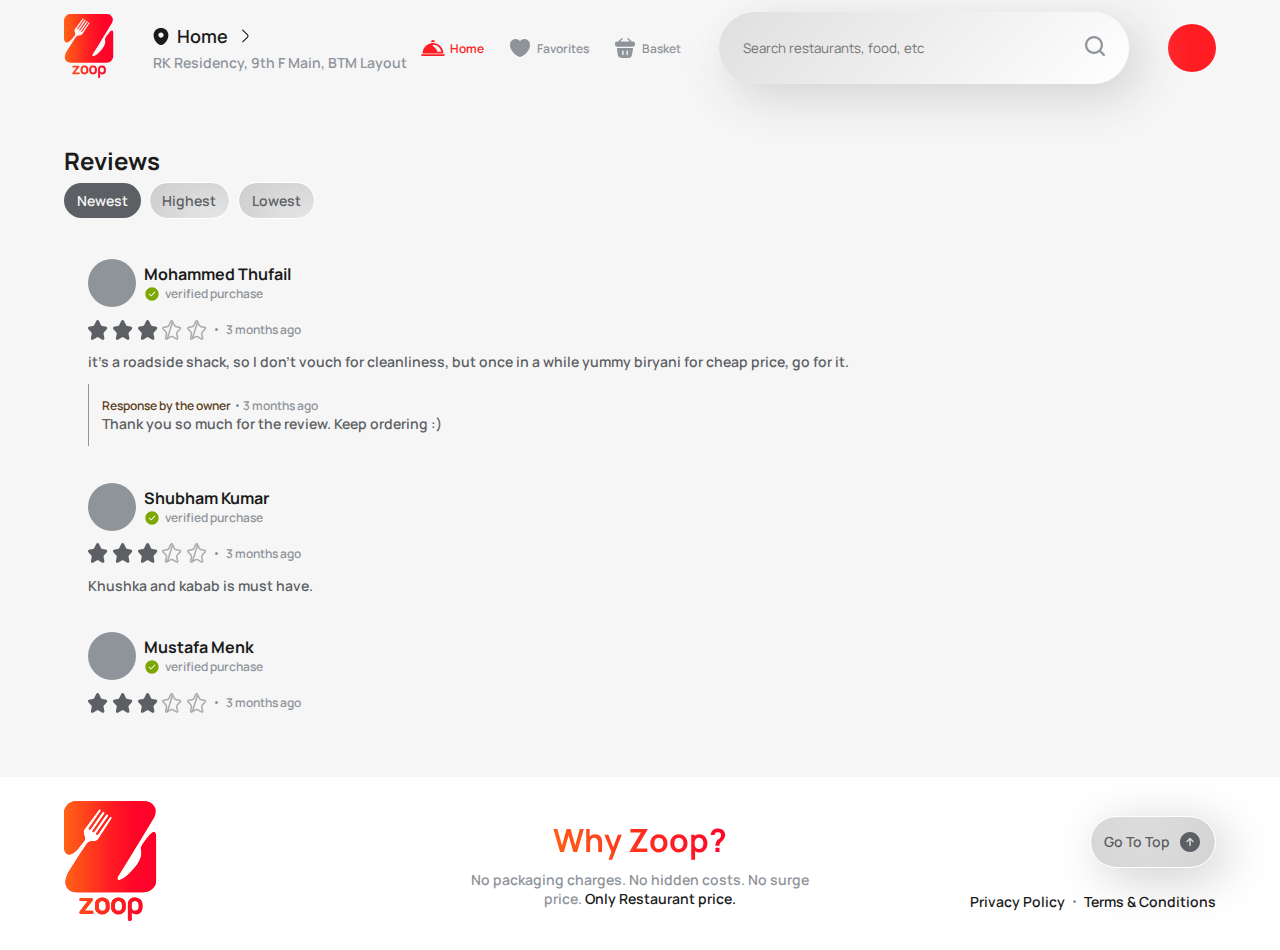
<file: pages/reviews.html>
<!DOCTYPE html>
<html lang="en">
  <head>
    <meta charset="UTF-8" />
    <meta name="viewport" content="width=device-width, initial-scale=1.0" />
    <title>Zoop || Reviews</title>
    <link rel="stylesheet" href="../css/reviews.css" />
    <script src="../js/script.js"></script>
  </head>
  <body>
    <div class="curtain"></div>
    <!-- header  -->
    <header class="container header flex-between">
      <div class="logo-container">
        <a href="index.html" class="logo-link">
          <svg
            width="50"
            height="64"
            viewBox="0 0 50 64"
            fill="none"
            xmlns="http://www.w3.org/2000/svg"
          >
            <path
              d="M14.8918 58.546H10.9931L15.1481 53.1597L15.1305 53.1421C15.2783 52.9943 15.3529 52.8004 15.3529 52.5603C15.3529 52.2633 15.2674 52.045 15.0966 51.9013C14.9257 51.7589 14.7318 51.687 14.5148 51.687H9.09456C8.87759 51.687 8.68096 51.7589 8.50467 51.9013C8.32838 52.0437 8.24023 52.2633 8.24023 52.5603C8.24023 52.8343 8.32838 53.039 8.50467 53.176C8.68096 53.3129 8.87759 53.3808 9.09456 53.3808H12.6339L8.4789 58.7671C8.31889 58.9271 8.24023 59.1427 8.24023 59.4166C8.24023 59.6906 8.32838 59.8953 8.50467 60.0323C8.68096 60.1693 8.87759 60.2371 9.09456 60.2371H14.8918C15.1088 60.2371 15.3027 60.1693 15.4735 60.0323C15.6444 59.8953 15.7298 59.6906 15.7298 59.4166C15.7298 59.121 15.6444 58.9013 15.4735 58.7589C15.3027 58.6166 15.1088 58.5447 14.8918 58.5447V58.546Z"
              fill="url(#paint0_linear_507_2482)"
            />
            <path
              d="M23.3732 52.6728C23.0532 52.3135 22.6491 52.0314 22.1595 51.8266C21.6686 51.6219 21.0936 51.5188 20.4319 51.5188C19.7701 51.5188 19.1775 51.6219 18.688 51.8266C18.1971 52.0314 17.7957 52.3135 17.4824 52.6728C17.1692 53.0322 16.9359 53.4485 16.7813 53.9204C16.6281 54.3937 16.5508 54.8981 16.5508 55.4338V56.6136C16.5508 57.1262 16.6281 57.6116 16.7813 58.0673C16.9359 58.5229 17.1692 58.9216 17.4824 59.2647C17.7957 59.6064 18.1971 59.8776 18.688 60.077C19.1775 60.2763 19.7593 60.3767 20.4319 60.3767C21.1045 60.3767 21.6686 60.2763 22.1595 60.077C22.6491 59.8776 23.0545 59.6064 23.3732 59.2647C23.6919 58.923 23.9292 58.5243 24.0824 58.0673C24.2357 57.6116 24.313 57.1262 24.313 56.6136V55.4338C24.313 54.8981 24.2357 54.3937 24.0824 53.9204C23.9292 53.4471 23.6919 53.0308 23.3732 52.6728ZM22.2965 56.6312C22.2965 57.2577 22.131 57.7432 21.8001 58.0849C21.4693 58.4266 21.0136 58.5975 20.4319 58.5975C19.8501 58.5975 19.3945 58.4266 19.0636 58.0849C18.7327 57.7432 18.5673 57.2591 18.5673 56.6312V55.3999C18.5673 54.7164 18.7327 54.197 19.0636 53.8431C19.3945 53.4905 19.8501 53.3129 20.4319 53.3129C21.0136 53.3129 21.4693 53.4892 21.8001 53.8431C22.131 54.197 22.2965 54.7151 22.2965 55.3999V56.6312Z"
              fill="url(#paint1_linear_507_2482)"
            />
            <path
              d="M31.9904 52.6728C31.6704 52.3135 31.2662 52.0314 30.7767 51.8266C30.2858 51.6219 29.7108 51.5188 29.0491 51.5188C28.3873 51.5188 27.7947 51.6219 27.3051 51.8266C26.8142 52.0314 26.4128 52.3135 26.0996 52.6728C25.7863 53.0322 25.5531 53.4485 25.3985 53.9204C25.2453 54.3937 25.168 54.8981 25.168 55.4338V56.6136C25.168 57.1262 25.2453 57.6116 25.3985 58.0673C25.5531 58.5229 25.7863 58.9216 26.0996 59.2647C26.4128 59.6064 26.8142 59.8776 27.3051 60.077C27.7947 60.2763 28.3764 60.3767 29.0491 60.3767C29.7217 60.3767 30.2858 60.2763 30.7767 60.077C31.2662 59.8776 31.6717 59.6064 31.9904 59.2647C32.3091 58.923 32.5464 58.5243 32.6996 58.0673C32.8528 57.6116 32.9301 57.1262 32.9301 56.6136V55.4338C32.9301 54.8981 32.8528 54.3937 32.6996 53.9204C32.5464 53.4471 32.3091 53.0308 31.9904 52.6728ZM30.9137 56.6312C30.9137 57.2577 30.7482 57.7432 30.4173 58.0849C30.0865 58.4266 29.6308 58.5975 29.0491 58.5975C28.4673 58.5975 28.0117 58.4266 27.6808 58.0849C27.3499 57.7432 27.1845 57.2591 27.1845 56.6312V55.3999C27.1845 54.7164 27.3499 54.197 27.6808 53.8431C28.0117 53.4905 28.4673 53.3129 29.0491 53.3129C29.6308 53.3129 30.0865 53.4892 30.4173 53.8431C30.7482 54.197 30.9137 54.7151 30.9137 55.3999V56.6312Z"
              fill="url(#paint2_linear_507_2482)"
            />
            <path
              d="M40.8741 52.6891C40.5487 52.3297 40.1364 52.045 39.6347 51.8348C39.1329 51.6246 38.5512 51.5188 37.8908 51.5188C37.2304 51.5188 36.7137 51.6042 36.2404 51.7751C35.7671 51.946 35.3712 52.186 35.0525 52.4925C34.7325 52.8003 34.4938 53.1624 34.3338 53.5787C34.1738 53.995 34.0938 54.4479 34.0938 54.9375V63.196C34.0938 63.4007 34.1873 63.5865 34.3758 63.752C34.5643 63.9174 34.8125 64.0001 35.1203 64.0001C35.4281 64.0001 35.6532 63.9174 35.8295 63.752C36.0058 63.5865 36.0953 63.4007 36.0953 63.196V59.5196L36.2323 59.4857C36.4832 59.7597 36.7761 59.9794 37.1124 60.1448C37.4487 60.3102 37.8501 60.393 38.3179 60.393C38.9444 60.393 39.4801 60.2872 39.9249 60.077C40.3697 59.8668 40.7345 59.5807 41.0192 59.2227C41.304 58.8633 41.5156 58.447 41.6525 57.9751C41.7895 57.5018 41.8573 56.9973 41.8573 56.4617V55.4528C41.8573 54.9171 41.7746 54.4127 41.6091 53.9394C41.4437 53.4661 41.1982 53.0498 40.8741 52.6918V52.6891ZM39.8394 56.5281C39.8394 57.133 39.6604 57.6171 39.3011 57.9819C38.9417 58.3466 38.4712 58.5297 37.8908 58.5297C37.3782 58.5297 36.951 58.3819 36.6079 58.0849C36.2662 57.7893 36.0953 57.3269 36.0953 56.7004V54.871C36.0953 54.3584 36.2662 53.9814 36.6079 53.7428C36.9496 53.5027 37.3768 53.3834 37.8908 53.3834C38.4725 53.3834 38.9431 53.5665 39.3011 53.9299C39.6604 54.2947 39.8394 54.7788 39.8394 55.3836V56.5295V56.5281Z"
              fill="url(#paint3_linear_507_2482)"
            />
            <path
              d="M48.5475 16.7639C48.3739 16.6215 48.1773 16.551 47.9576 16.551C47.2335 16.551 46.2286 17.3579 44.939 18.9703C43.2263 21.1834 42.2594 22.4649 42.0384 22.812C41.3468 23.8711 41.001 24.7254 41.001 25.3736C41.001 25.5798 41.0633 26.0937 41.1908 26.9155C41.2383 27.2166 41.2613 27.5244 41.2613 27.8403C41.2613 30.3382 39.8239 33.1996 36.949 36.4243C33.9005 39.8389 31.4989 41.7211 29.7455 42.0683C29.0499 42.1971 28.6322 42.0385 28.4898 41.5964C28.4573 41.5015 28.4423 41.4065 28.4423 41.3116C28.4423 40.9319 28.6322 40.4505 29.0105 39.8647C30.2418 37.9838 35.7882 28.9401 45.6455 12.735H45.6225C45.6387 12.7187 45.6536 12.6957 45.6699 12.6645C45.7011 12.6333 45.7242 12.6089 45.7404 12.594C46.6205 11.124 47.4071 9.81132 48.0973 8.6573C48.6004 7.50328 48.8513 6.42791 48.8513 5.43255C48.8513 4.70569 48.7075 4.0263 48.4187 3.39301C47.1684 1.13243 45.2387 0.00146484 42.6269 0.00146484H6.60816C4.78152 0.00146484 3.22746 0.633396 1.94597 1.89861C0.648204 3.17739 0 4.71112 0 6.49842V25.2326C0.153237 26.4504 0.568196 27.3752 1.24623 28.0071C1.67069 28.3868 2.15345 28.5767 2.69588 28.5767C3.94211 28.5767 5.52601 27.5651 7.44757 25.5404C9.55355 22.9639 10.7076 21.4939 10.911 21.1291C11.1293 20.7182 11.2392 20.3073 11.2392 19.8965C11.2392 19.5168 11.1524 19.1303 10.9788 18.7343C10.6316 17.8962 10.4567 17.1694 10.4567 16.5524C10.4567 16.0303 10.5828 15.5963 10.8364 15.2478L18.6325 4.64738C18.8372 4.36261 19.0976 4.33142 19.4149 4.55246C19.7458 4.7735 19.8096 5.02708 19.6048 5.31186L13.2773 14.4423C13.0875 14.7108 13.1431 14.9481 13.4428 15.1543C13.7425 15.3753 13.9879 15.3441 14.1778 15.0593L20.4808 6.00074C20.7019 5.68478 20.9866 5.64545 21.3338 5.88277C21.6972 6.13635 21.7677 6.41977 21.5467 6.73574L15.2436 15.8187C15.0538 16.0872 15.1094 16.3246 15.4091 16.5307C15.7088 16.7368 15.9542 16.7043 16.1441 16.4357L22.4471 7.37716C22.6682 7.04492 22.9529 7.0056 23.3001 7.25918C23.6635 7.51277 23.734 7.79754 23.513 8.11215L17.21 17.1707C17.0201 17.4392 17.0757 17.6847 17.3754 17.9057C17.6751 18.1119 17.9205 18.0793 18.1104 17.8108L24.4378 8.68035C24.6426 8.39557 24.903 8.36438 25.2203 8.58543C25.5363 8.80647 25.5986 9.06819 25.4102 9.36788L18.2067 20.3711C17.732 21.0979 16.753 21.4614 15.2681 21.4614H14.7948C13.916 21.4614 13.1689 21.7624 12.5559 22.3632C11.9091 23.0276 8.5921 28.1102 2.60502 37.6109C1.39405 39.8091 0.789236 41.7089 0.789236 43.3132C0.789236 44.672 1.20555 45.8233 2.03818 46.7657C3.31832 48.012 4.85475 48.6358 6.64748 48.6358H42.631C44.4549 48.6358 46.0076 47.9971 47.2877 46.7183C48.5679 45.4232 49.2079 43.8732 49.2079 42.0669V19.0164C49.1917 17.8786 48.972 17.1273 48.5475 16.7639Z"
              fill="url(#paint4_linear_507_2482)"
            />
            <defs>
              <linearGradient
                id="paint0_linear_507_2482"
                x1="0.00071712"
                y1="32.0008"
                x2="49.2086"
                y2="32.0008"
                gradientUnits="userSpaceOnUse"
              >
                <stop stop-color="#FF6315" />
                <stop offset="0.26" stop-color="#FF411C" />
                <stop offset="0.57" stop-color="#FF1D23" />
                <stop offset="0.83" stop-color="#FF0728" />
                <stop offset="1" stop-color="#FF002A" />
              </linearGradient>
              <linearGradient
                id="paint1_linear_507_2482"
                x1="-0.000122551"
                y1="32.0008"
                x2="49.2078"
                y2="32.0008"
                gradientUnits="userSpaceOnUse"
              >
                <stop stop-color="#FF6315" />
                <stop offset="0.26" stop-color="#FF411C" />
                <stop offset="0.57" stop-color="#FF1D23" />
                <stop offset="0.83" stop-color="#FF0728" />
                <stop offset="1" stop-color="#FF002A" />
              </linearGradient>
              <linearGradient
                id="paint2_linear_507_2482"
                x1="-0.000795823"
                y1="32.0008"
                x2="49.2071"
                y2="32.0008"
                gradientUnits="userSpaceOnUse"
              >
                <stop stop-color="#FF6315" />
                <stop offset="0.26" stop-color="#FF411C" />
                <stop offset="0.57" stop-color="#FF1D23" />
                <stop offset="0.83" stop-color="#FF0728" />
                <stop offset="1" stop-color="#FF002A" />
              </linearGradient>
              <linearGradient
                id="paint3_linear_507_2482"
                x1="0.000646219"
                y1="32.0008"
                x2="49.2086"
                y2="32.0008"
                gradientUnits="userSpaceOnUse"
              >
                <stop stop-color="#FF6315" />
                <stop offset="0.26" stop-color="#FF411C" />
                <stop offset="0.57" stop-color="#FF1D23" />
                <stop offset="0.83" stop-color="#FF0728" />
                <stop offset="1" stop-color="#FF002A" />
              </linearGradient>
              <linearGradient
                id="paint4_linear_507_2482"
                x1="0"
                y1="32.0008"
                x2="49.2079"
                y2="32.0008"
                gradientUnits="userSpaceOnUse"
              >
                <stop stop-color="#FF6315" />
                <stop offset="0.25" stop-color="#FF411C" />
                <stop offset="0.5" stop-color="#FF1D23" />
                <stop offset="0.75" stop-color="#FF0728" />
                <stop offset="1" stop-color="#FF002A" />
              </linearGradient>
            </defs>
          </svg>
        </a>
      </div>

      <div class="address flex-column">
        <div class="address-title btn flex">
          <svg
            width="16"
            height="19"
            viewBox="0 0 16 19"
            fill="none"
            xmlns="http://www.w3.org/2000/svg"
          >
            <path
              d="M15.1829 6.54158C14.3079 2.69159 10.9496 0.958252 7.99959 0.958252C7.99959 0.958252 7.99959 0.958252 7.99126 0.958252C5.04959 0.958252 1.68292 2.68325 0.807924 6.53325C-0.167075 10.8333 2.46626 14.4749 4.84959 16.7666C5.73292 17.6166 6.86626 18.0416 7.99959 18.0416C9.13292 18.0416 10.2663 17.6166 11.1413 16.7666C13.5246 14.4749 16.1579 10.8416 15.1829 6.54158ZM7.99959 10.7166C6.54959 10.7166 5.37459 9.54158 5.37459 8.09159C5.37459 6.64158 6.54959 5.46658 7.99959 5.46658C9.44959 5.46658 10.6246 6.64158 10.6246 8.09159C10.6246 9.54158 9.44959 10.7166 7.99959 10.7166Z"
              fill="#1B1B1B"
            />
          </svg>
          <p class="address-name text-md">Home</p>
          <svg
            width="18"
            height="18"
            viewBox="0 0 18 18"
            fill="none"
            xmlns="http://www.w3.org/2000/svg"
          >
            <path
              d="M6.68172 15.5024C6.53922 15.5024 6.39672 15.4499 6.28422 15.3374C6.06672 15.1199 6.06672 14.7599 6.28422 14.5424L11.1742 9.65239C11.5342 9.29239 11.5342 8.70739 11.1742 8.34739L6.28422 3.45739C6.06672 3.23989 6.06672 2.87989 6.28422 2.66239C6.50172 2.44489 6.86172 2.44489 7.07922 2.66239L11.9692 7.55239C12.3517 7.93489 12.5692 8.45239 12.5692 8.99989C12.5692 9.54739 12.3592 10.0649 11.9692 10.4474L7.07922 15.3374C6.96672 15.4424 6.82422 15.5024 6.68172 15.5024Z"
              fill="#1B1B1B"
            />
          </svg>
        </div>
        <div class="address-description">
          <p class="address-p text-sl-light">
            RK Residency, 9th F Main, BTM Layout
          </p>
        </div>
        <!-- floating address listing -->
        <div class="address-list flex-column">
          <div class="address-list-head flex-between">
            <p class="list-title text-md-light">Choose location</p>
            <div class="address-list-close btn flex-center">
              <svg
                width="32"
                height="32"
                viewBox="0 0 32 32"
                fill="none"
                xmlns="http://www.w3.org/2000/svg"
              >
                <path
                  d="M15.9993 2.66675C8.65268 2.66675 2.66602 8.65341 2.66602 16.0001C2.66602 23.3467 8.65268 29.3334 15.9993 29.3334C23.346 29.3334 29.3327 23.3467 29.3327 16.0001C29.3327 8.65341 23.346 2.66675 15.9993 2.66675ZM20.4793 19.0667C20.866 19.4534 20.866 20.0934 20.4793 20.4801C20.2793 20.6801 20.026 20.7734 19.7727 20.7734C19.5194 20.7734 19.266 20.6801 19.066 20.4801L15.9993 17.4134L12.9327 20.4801C12.7327 20.6801 12.4793 20.7734 12.226 20.7734C11.9727 20.7734 11.7193 20.6801 11.5194 20.4801C11.1327 20.0934 11.1327 19.4534 11.5194 19.0667L14.586 16.0001L11.5194 12.9334C11.1327 12.5467 11.1327 11.9067 11.5194 11.5201C11.906 11.1334 12.546 11.1334 12.9327 11.5201L15.9993 14.5867L19.066 11.5201C19.4527 11.1334 20.0927 11.1334 20.4793 11.5201C20.866 11.9067 20.866 12.5467 20.4793 12.9334L17.4127 16.0001L20.4793 19.0667Z"
                  fill="#616469"
                />
              </svg>
            </div>
          </div>
          <div class="address-list-item">
            <a href="#" class="address-list-link flex-between">
              <div class="address-location flex-column">
                <p class="address-list-title active text-normal">Home</p>
                <p class="address-list-location text-sl">
                  9th F main, BTM Layout 1st,<br />
                  Bengaluru - 560029
                </p>
              </div>
              <svg
                width="24"
                height="24"
                viewBox="0 0 24 24"
                fill="none"
                xmlns="http://www.w3.org/2000/svg"
              >
                <path
                  d="M12 2C6.49 2 2 6.49 2 12C2 17.51 6.49 22 12 22C17.51 22 22 17.51 22 12C22 6.49 17.51 2 12 2ZM16.78 9.7L11.11 15.37C10.97 15.51 10.78 15.59 10.58 15.59C10.38 15.59 10.19 15.51 10.05 15.37L7.22 12.54C6.93 12.25 6.93 11.77 7.22 11.48C7.51 11.19 7.99 11.19 8.28 11.48L10.58 13.78L15.72 8.64C16.01 8.35 16.49 8.35 16.78 8.64C17.07 8.93 17.07 9.4 16.78 9.7Z"
                  fill="#FF1D23"
                />
              </svg>
            </a>
            <a href="#" class="address-list-link flex-between">
              <div class="address-location flex-column">
                <p class="address-list-title text-normal">Office</p>
                <p class="address-list-location text-sl">
                  9th F main, BTM Layout 1st,<br />
                  Bengaluru - 560029
                </p>
              </div>
              <svg
                width="24"
                height="24"
                viewBox="0 0 24 24"
                fill="none"
                xmlns="http://www.w3.org/2000/svg"
              >
                <path
                  d="M12 2C6.49 2 2 6.49 2 12C2 17.51 6.49 22 12 22C17.51 22 22 17.51 22 12C22 6.49 17.51 2 12 2ZM16.78 9.7L11.11 15.37C10.97 15.51 10.78 15.59 10.58 15.59C10.38 15.59 10.19 15.51 10.05 15.37L7.22 12.54C6.93 12.25 6.93 11.77 7.22 11.48C7.51 11.19 7.99 11.19 8.28 11.48L10.58 13.78L15.72 8.64C16.01 8.35 16.49 8.35 16.78 8.64C17.07 8.93 17.07 9.4 16.78 9.7Z"
                  fill="#5C5F6470"
                />
              </svg>
            </a>
            <a href="#" class="address-list-link flex-between">
              <div class="address-location flex-column">
                <p class="address-list-title text-normal">Work</p>
                <p class="address-list-location text-sl">
                  9th F main, BTM Layout 1st,<br />
                  Bengaluru - 560029
                </p>
              </div>
              <svg
                width="24"
                height="24"
                viewBox="0 0 24 24"
                fill="none"
                xmlns="http://www.w3.org/2000/svg"
              >
                <path
                  d="M12 2C6.49 2 2 6.49 2 12C2 17.51 6.49 22 12 22C17.51 22 22 17.51 22 12C22 6.49 17.51 2 12 2ZM16.78 9.7L11.11 15.37C10.97 15.51 10.78 15.59 10.58 15.59C10.38 15.59 10.19 15.51 10.05 15.37L7.22 12.54C6.93 12.25 6.93 11.77 7.22 11.48C7.51 11.19 7.99 11.19 8.28 11.48L10.58 13.78L15.72 8.64C16.01 8.35 16.49 8.35 16.78 8.64C17.07 8.93 17.07 9.4 16.78 9.7Z"
                  fill="#5C5F6470"
                />
              </svg>
            </a>
          </div>
        </div>
      </div>

      <nav class="header-nav flex">
        <a href="#" class="header-nav-link flex">
          <svg
            class="home-icon"
            width="24"
            height="16"
            viewBox="0 0 24 16"
            fill="none"
            xmlns="http://www.w3.org/2000/svg"
          >
            <path
              d="M12.0001 2.08209C12.6495 2.08209 13.2707 2.13856 13.8918 2.2515C13.8918 2.1668 13.9201 2.08209 13.9201 1.99739C13.9201 0.952684 13.073 0.0773926 12.0001 0.0773926C10.9271 0.0773926 10.0801 0.924449 10.0801 1.99739C10.0801 2.08209 10.0801 2.1668 10.1083 2.2515C10.7295 2.13856 11.3507 2.08209 12.0001 2.08209Z"
              fill="#FF1D23"
            />
            <path
              d="M13.9062 3.18601C13.2851 3.07307 12.6639 3.0166 12.0145 3.0166C11.3651 3.0166 10.7439 3.07307 10.1227 3.18601C5.26628 4.08954 1.5957 8.32482 1.5957 13.4354H22.405C22.4333 8.32482 18.7627 4.0613 13.9062 3.18601ZM12.438 4.82365C16.1086 4.82365 20.1462 8.18364 20.1462 11.8542H16.4192C16.4192 8.18364 8.76744 4.82365 12.438 4.82365Z"
              fill="#FF1D23"
            />
            <path
              d="M0 14.2007L0.847056 15.923H23.1529L23.9999 14.2007H0Z"
              fill="#FF1D23"
            />
          </svg>
          <p class="text-sm header-nav-link-p active">Home</p>
        </a>
        <a href="#" class="header-nav-link flex">
          <svg
            width="24"
            height="24"
            viewBox="0 0 24 24"
            fill="none"
            xmlns="http://www.w3.org/2000/svg"
          >
            <path
              d="M16.44 3.1001C14.63 3.1001 13.01 3.9801 12 5.3301C10.99 3.9801 9.37 3.1001 7.56 3.1001C4.49 3.1001 2 5.6001 2 8.6901C2 9.8801 2.19 10.9801 2.52 12.0001C4.1 17.0001 8.97 19.9901 11.38 20.8101C11.72 20.9301 12.28 20.9301 12.62 20.8101C15.03 19.9901 19.9 17.0001 21.48 12.0001C21.81 10.9801 22 9.8801 22 8.6901C22 5.6001 19.51 3.1001 16.44 3.1001Z"
              fill="#8F949B"
            />
          </svg>
          <p class="text-sm header-nav-link-p">Favorites</p>
        </a>
        <a class="header-nav-link flex">
          <svg
            width="24"
            height="24"
            viewBox="0 0 24 24"
            fill="none"
            xmlns="http://www.w3.org/2000/svg"
          >
            <path
              d="M19.24 5.58006H18.84L15.46 2.20006C15.19 1.93006 14.75 1.93006 14.47 2.20006C14.2 2.47006 14.2 2.91006 14.47 3.19006L16.86 5.58006H7.14L9.53 3.19006C9.8 2.92006 9.8 2.48006 9.53 2.20006C9.26 1.93006 8.82 1.93006 8.54 2.20006L5.17 5.58006H4.77C3.87 5.58006 2 5.58006 2 8.14006C2 9.11006 2.2 9.75006 2.62 10.1701C2.86 10.4201 3.15 10.5501 3.46 10.6201C3.75 10.6901 4.06 10.7001 4.36 10.7001H19.64C19.95 10.7001 20.24 10.6801 20.52 10.6201C21.36 10.4201 22 9.82006 22 8.14006C22 5.58006 20.13 5.58006 19.24 5.58006Z"
              fill="#8F949B"
            />
            <path
              d="M19.0506 12H4.87064C4.25064 12 3.78064 12.55 3.88064 13.16L4.72064 18.3C5.00064 20.02 5.75064 22 9.08064 22H14.6906C18.0606 22 18.6606 20.31 19.0206 18.42L20.0306 13.19C20.1506 12.57 19.6806 12 19.0506 12ZM10.6106 18.45C10.6106 18.84 10.3006 19.15 9.92064 19.15C9.53064 19.15 9.22064 18.84 9.22064 18.45V15.15C9.22064 14.77 9.53064 14.45 9.92064 14.45C10.3006 14.45 10.6106 14.77 10.6106 15.15V18.45ZM14.8906 18.45C14.8906 18.84 14.5806 19.15 14.1906 19.15C13.8106 19.15 13.4906 18.84 13.4906 18.45V15.15C13.4906 14.77 13.8106 14.45 14.1906 14.45C14.5806 14.45 14.8906 14.77 14.8906 15.15V18.45Z"
              fill="#8F949B"
            />
          </svg>
          <p class="text-sm header-nav-link-p">Basket</p>
        </a>
      </nav>
      <div class="header-app-search">
        <form class="app-search flex-between">
          <input
            class="search-input container"
            type="search"
            id="appsearch"
            name="appsearch"
            placeholder="Search restaurants, food, etc"
          />
          <button type="submit" class="app-search-btn">
            <svg
              width="20"
              height="20"
              viewBox="0 0 20 20"
              fill="none"
              xmlns="http://www.w3.org/2000/svg"
            >
              <path
                id="Vector"
                d="M19.6561 18.1081L16.0689 14.5455C18.8699 10.9584 18.5751 5.84774 15.3563 2.62907C13.6609 0.933702 11.4005 0 8.99269 0C6.58488 0 4.3244 0.933702 2.62907 2.62907C0.933702 4.32444 0 6.58484 0 8.99269C0 11.4005 0.933702 13.661 2.62907 15.3563C4.32444 17.0517 6.58484 17.9854 8.99269 17.9854C10.9828 17.9854 12.9485 17.322 14.5209 16.0689L18.0835 19.6805C18.3046 19.9016 18.5749 20 18.8699 20C19.1646 20 19.4349 19.8771 19.6562 19.6805C20.0984 19.2629 20.0984 18.5504 19.656 18.1081L19.6561 18.1081ZM15.7741 8.99265C15.7741 10.8109 15.0617 12.5061 13.784 13.7838C12.5063 15.0615 10.7865 15.7739 8.99287 15.7739C7.19926 15.7739 5.47945 15.0615 4.20173 13.7838C2.924 12.5061 2.2116 10.7863 2.2116 8.99265C2.2116 7.17443 2.92404 5.47923 4.20173 4.20151C5.47941 2.92378 7.19926 2.21138 8.99287 2.21138C10.8111 2.21138 12.5063 2.92383 13.784 4.20151C15.0615 5.47901 15.7741 7.17439 15.7741 8.99265Z"
                fill="#8F949B"
              />
            </svg>
          </button>
        </form>
        <ul class="search-history">
          <li class="search-history-list">chinese</li>
        </ul>
      </div>

      <div class="profile flex-center">
        <div class="profile-id"></div>
      </div>
    </header>

    <!-- floating mobile search bar -->
    <div class="mobile-search flex-column">
      <form class="mobile-app-search flex-between">
        <input
          class="mobile-search-input container"
          type="search"
          id="mobileappsearch"
          name="mobileappsearch"
          placeholder="Search restaurants, food, etc"
        />
        <button type="submit" class="mobile-search-btn flex">
          <svg
            width="20"
            height="20"
            viewBox="0 0 20 20"
            fill="none"
            xmlns="http://www.w3.org/2000/svg"
          >
            <path
              id="Vector"
              d="M19.6561 18.1081L16.0689 14.5455C18.8699 10.9584 18.5751 5.84774 15.3563 2.62907C13.6609 0.933702 11.4005 0 8.99269 0C6.58488 0 4.3244 0.933702 2.62907 2.62907C0.933702 4.32444 0 6.58484 0 8.99269C0 11.4005 0.933702 13.661 2.62907 15.3563C4.32444 17.0517 6.58484 17.9854 8.99269 17.9854C10.9828 17.9854 12.9485 17.322 14.5209 16.0689L18.0835 19.6805C18.3046 19.9016 18.5749 20 18.8699 20C19.1646 20 19.4349 19.8771 19.6562 19.6805C20.0984 19.2629 20.0984 18.5504 19.656 18.1081L19.6561 18.1081ZM15.7741 8.99265C15.7741 10.8109 15.0617 12.5061 13.784 13.7838C12.5063 15.0615 10.7865 15.7739 8.99287 15.7739C7.19926 15.7739 5.47945 15.0615 4.20173 13.7838C2.924 12.5061 2.2116 10.7863 2.2116 8.99265C2.2116 7.17443 2.92404 5.47923 4.20173 4.20151C5.47941 2.92378 7.19926 2.21138 8.99287 2.21138C10.8111 2.21138 12.5063 2.92383 13.784 4.20151C15.0615 5.47901 15.7741 7.17439 15.7741 8.99265Z"
              fill="#8F949B"
            />
          </svg>
        </button>
      </form>
      <ul class="mobile-search-history">
        <li class="mobile-search-history-list">chinese</li>
      </ul>
    </div>

    <main>
      <!-- reviews section -->
      <section class="reviews-section">
        <div class="review-header flex-column">
          <p class="review-title text-ml">Reviews</p>
          <div class="reviews-category-list flex">
            <div class="review-category-item active btn">
              <p class="review-category-p text-sl">Newest</p>
            </div>
            <div class="review-category-item btn">
              <p class="review-category-p text-sl">Highest</p>
            </div>
            <div class="review-category-item btn">
              <p class="review-category-p text-sl">Lowest</p>
            </div>
          </div>
        </div>
        <div class="reviews-container flex-column">
          <div class="review flex-column">
            <div class="review-id flex">
              <div class="review-badge"></div>
              <div class="reviewer-name">
                <p class="reviewer text-normal">Mohammed Thufail</p>
                <div class="review-verification flex-sm">
                  <svg
                    width="16"
                    height="16"
                    viewBox="0 0 16 16"
                    fill="none"
                    xmlns="http://www.w3.org/2000/svg"
                  >
                    <path
                      d="M7.99967 1.3335C4.32634 1.3335 1.33301 4.32683 1.33301 8.00016C1.33301 11.6735 4.32634 14.6668 7.99967 14.6668C11.673 14.6668 14.6663 11.6735 14.6663 8.00016C14.6663 4.32683 11.673 1.3335 7.99967 1.3335ZM11.1863 6.46683L7.40634 10.2468C7.31301 10.3402 7.18634 10.3935 7.05301 10.3935C6.91967 10.3935 6.79301 10.3402 6.69967 10.2468L4.81301 8.36016C4.61967 8.16683 4.61967 7.84683 4.81301 7.6535C5.00634 7.46016 5.32634 7.46016 5.51967 7.6535L7.05301 9.18683L10.4797 5.76016C10.673 5.56683 10.993 5.56683 11.1863 5.76016C11.3797 5.9535 11.3797 6.26683 11.1863 6.46683Z"
                      fill="#7BA700"
                    />
                  </svg>
                  <p class="review-verification-p text-sm">verified purchase</p>
                </div>
              </div>
            </div>
            <div class="review-rating-period flex">
              <div class="review-rating-star flex-sm">
                <svg
                  width="20"
                  height="20"
                  viewBox="0 0 20 20"
                  fill="none"
                  xmlns="http://www.w3.org/2000/svg"
                >
                  <path
                    d="M11.293 1.42253L12.9896 4.92863C13.222 5.40987 13.8345 5.8826 14.3505 5.96369L17.4198 6.4879C19.3852 6.81911 19.837 8.2915 18.4322 9.75917L16.0394 12.245C15.6399 12.6617 15.4088 13.4776 15.5399 14.0492L16.222 17.1147C16.7581 19.535 15.5183 20.48 13.4555 19.2198L10.5739 17.4591C10.0491 17.1373 9.19486 17.1471 8.67725 17.4645L5.79725 19.2339C3.73566 20.4986 2.49291 19.5628 3.03038 17.1417L3.71721 14.0779C3.84546 13.5052 3.62484 12.6901 3.22367 12.2775L0.816645 9.8019C-0.587665 8.34622 -0.13584 6.87212 1.82618 6.527L4.88966 5.99042C5.40685 5.89544 6.02022 5.43231 6.24845 4.94537L7.94687 1.4234C8.87413 -0.473691 10.3772 -0.47495 11.293 1.42253Z"
                    fill="#5C5F64"
                  />
                </svg>
                <svg
                  width="20"
                  height="20"
                  viewBox="0 0 20 20"
                  fill="none"
                  xmlns="http://www.w3.org/2000/svg"
                >
                  <path
                    d="M11.293 1.42253L12.9896 4.92863C13.222 5.40987 13.8345 5.8826 14.3505 5.96369L17.4198 6.4879C19.3852 6.81911 19.837 8.2915 18.4322 9.75917L16.0394 12.245C15.6399 12.6617 15.4088 13.4776 15.5399 14.0492L16.222 17.1147C16.7581 19.535 15.5183 20.48 13.4555 19.2198L10.5739 17.4591C10.0491 17.1373 9.19486 17.1471 8.67725 17.4645L5.79725 19.2339C3.73566 20.4986 2.49291 19.5628 3.03038 17.1417L3.71721 14.0779C3.84546 13.5052 3.62484 12.6901 3.22367 12.2775L0.816645 9.8019C-0.587665 8.34622 -0.13584 6.87212 1.82618 6.527L4.88966 5.99042C5.40685 5.89544 6.02022 5.43231 6.24845 4.94537L7.94687 1.4234C8.87413 -0.473691 10.3772 -0.47495 11.293 1.42253Z"
                    fill="#5C5F64"
                  />
                </svg>
                <svg
                  width="20"
                  height="20"
                  viewBox="0 0 20 20"
                  fill="none"
                  xmlns="http://www.w3.org/2000/svg"
                >
                  <path
                    d="M11.293 1.42253L12.9896 4.92863C13.222 5.40987 13.8345 5.8826 14.3505 5.96369L17.4198 6.4879C19.3852 6.81911 19.837 8.2915 18.4322 9.75917L16.0394 12.245C15.6399 12.6617 15.4088 13.4776 15.5399 14.0492L16.222 17.1147C16.7581 19.535 15.5183 20.48 13.4555 19.2198L10.5739 17.4591C10.0491 17.1373 9.19486 17.1471 8.67725 17.4645L5.79725 19.2339C3.73566 20.4986 2.49291 19.5628 3.03038 17.1417L3.71721 14.0779C3.84546 13.5052 3.62484 12.6901 3.22367 12.2775L0.816645 9.8019C-0.587665 8.34622 -0.13584 6.87212 1.82618 6.527L4.88966 5.99042C5.40685 5.89544 6.02022 5.43231 6.24845 4.94537L7.94687 1.4234C8.87413 -0.473691 10.3772 -0.47495 11.293 1.42253Z"
                    fill="#5C5F64"
                  />
                </svg>
                <svg
                  width="20"
                  height="20"
                  viewBox="0 0 20 20"
                  fill="none"
                  xmlns="http://www.w3.org/2000/svg"
                >
                  <path
                    opacity="0.5"
                    d="M10.614 1.74921L10.6136 1.74852C10.2044 0.900704 9.79706 0.749922 9.62064 0.75C9.44234 0.750078 9.03234 0.903512 8.61765 1.75097C8.61736 1.75156 8.61707 1.75215 8.61678 1.75275L6.92169 5.26786C6.74273 5.64733 6.44135 5.97186 6.12911 6.21064C5.81575 6.45027 5.42578 6.65379 5.02123 6.72809L5.01515 6.7292L5.01515 6.72918L1.95221 7.26566C1.11334 7.41322 0.837957 7.75411 0.771962 7.96857C0.703261 8.19183 0.744269 8.65024 1.35152 9.28015C1.35185 9.28049 1.35218 9.28083 1.35251 9.28117L3.75749 11.7547C4.07094 12.077 4.27652 12.5097 4.38858 12.9201C4.50101 13.3318 4.54265 13.8065 4.44517 14.2418L4.44514 14.2419L3.75865 17.3042C3.75861 17.3044 3.75857 17.3046 3.75852 17.3048C3.50248 18.4587 3.76339 18.8779 3.88725 18.9715C3.99295 19.0513 4.4255 19.193 5.40074 18.5949L10.614 1.74921ZM10.614 1.74921L12.3103 5.25482C12.4903 5.6274 12.7904 5.95218 13.1045 6.19217C13.4155 6.42982 13.8096 6.63721 14.2246 6.70371L17.2897 7.2272L17.2913 7.22747C18.1316 7.36909 18.4042 7.70757 18.4693 7.91856C18.538 8.14107 18.497 8.6023 17.8873 9.23968C17.8871 9.23998 17.8868 9.24028 17.8865 9.24057L15.4952 11.7249L15.4942 11.726C15.1864 12.047 14.979 12.4765 14.8643 12.8875C14.7499 13.2978 14.7042 13.7749 14.8044 14.2143C14.8046 14.2152 14.8048 14.2161 14.805 14.2169L15.4859 17.2769C15.4859 17.277 15.4859 17.2771 15.4859 17.2772C15.7413 18.4301 15.4818 18.8543 15.3551 18.9507C15.2487 19.0317 14.8173 19.1753 13.8426 18.5798L10.962 16.8197C10.962 16.8197 10.962 16.8197 10.962 16.8196C10.5522 16.5684 10.0612 16.4696 9.61479 16.4721C9.16829 16.4746 8.68302 16.5788 8.28131 16.8251L8.28073 16.8255L5.40118 18.5946L10.614 1.74921Z"
                    stroke="#5C5F64"
                    stroke-width="1.5"
                  />
                </svg>
                <svg
                  width="20"
                  height="20"
                  viewBox="0 0 20 20"
                  fill="none"
                  xmlns="http://www.w3.org/2000/svg"
                >
                  <path
                    opacity="0.5"
                    d="M10.614 1.74921L10.6136 1.74852C10.2044 0.900704 9.79706 0.749922 9.62064 0.75C9.44234 0.750078 9.03234 0.903512 8.61765 1.75097C8.61736 1.75156 8.61707 1.75215 8.61678 1.75275L6.92169 5.26786C6.74273 5.64733 6.44135 5.97186 6.12911 6.21064C5.81575 6.45027 5.42578 6.65379 5.02123 6.72809L5.01515 6.7292L5.01515 6.72918L1.95221 7.26566C1.11334 7.41322 0.837957 7.75411 0.771962 7.96857C0.703261 8.19183 0.744269 8.65024 1.35152 9.28015C1.35185 9.28049 1.35218 9.28083 1.35251 9.28117L3.75749 11.7547C4.07094 12.077 4.27652 12.5097 4.38858 12.9201C4.50101 13.3318 4.54265 13.8065 4.44517 14.2418L4.44514 14.2419L3.75865 17.3042C3.75861 17.3044 3.75857 17.3046 3.75852 17.3048C3.50248 18.4587 3.76339 18.8779 3.88725 18.9715C3.99295 19.0513 4.4255 19.193 5.40074 18.5949L10.614 1.74921ZM10.614 1.74921L12.3103 5.25482C12.4903 5.6274 12.7904 5.95218 13.1045 6.19217C13.4155 6.42982 13.8096 6.63721 14.2246 6.70371L17.2897 7.2272L17.2913 7.22747C18.1316 7.36909 18.4042 7.70757 18.4693 7.91856C18.538 8.14107 18.497 8.6023 17.8873 9.23968C17.8871 9.23998 17.8868 9.24028 17.8865 9.24057L15.4952 11.7249L15.4942 11.726C15.1864 12.047 14.979 12.4765 14.8643 12.8875C14.7499 13.2978 14.7042 13.7749 14.8044 14.2143C14.8046 14.2152 14.8048 14.2161 14.805 14.2169L15.4859 17.2769C15.4859 17.277 15.4859 17.2771 15.4859 17.2772C15.7413 18.4301 15.4818 18.8543 15.3551 18.9507C15.2487 19.0317 14.8173 19.1753 13.8426 18.5798L10.962 16.8197C10.962 16.8197 10.962 16.8197 10.962 16.8196C10.5522 16.5684 10.0612 16.4696 9.61479 16.4721C9.16829 16.4746 8.68302 16.5788 8.28131 16.8251L8.28073 16.8255L5.40118 18.5946L10.614 1.74921Z"
                    stroke="#5C5F64"
                    stroke-width="1.5"
                  />
                </svg>
              </div>
              <span class="span-space"></span>
              <p class="review-time-period text-sm">3 months ago</p>
            </div>
            <div class="review-comment">
              <p class="review-comment-p text-sl">
                it's a roadside shack, so I don't vouch for cleanliness, but
                once in a while yummy biryani for cheap price, go for it.
              </p>
            </div>
            <div class="review-owner-comment">
                <div class="review-owner-stamp flex-sm">
                    <p class="review-stamp-text text-sm">Response by the owner</p>
                    <span class="span-space"></span>
                    <p class="review-stamp-time-period text-sm">3 months ago</p>
                </div>
                <p class="review-owner-comment-p text-sl">
                    Thank you so much for the review. Keep ordering :)
                </p>
            </div>
          </div>
          <div class="review flex-column">
            <div class="review-id flex">
              <div class="review-badge"></div>
              <div class="reviewer-name">
                <p class="reviewer text-normal">Shubham Kumar</p>
                <div class="review-verification flex-sm">
                  <svg
                    width="16"
                    height="16"
                    viewBox="0 0 16 16"
                    fill="none"
                    xmlns="http://www.w3.org/2000/svg"
                  >
                    <path
                      d="M7.99967 1.3335C4.32634 1.3335 1.33301 4.32683 1.33301 8.00016C1.33301 11.6735 4.32634 14.6668 7.99967 14.6668C11.673 14.6668 14.6663 11.6735 14.6663 8.00016C14.6663 4.32683 11.673 1.3335 7.99967 1.3335ZM11.1863 6.46683L7.40634 10.2468C7.31301 10.3402 7.18634 10.3935 7.05301 10.3935C6.91967 10.3935 6.79301 10.3402 6.69967 10.2468L4.81301 8.36016C4.61967 8.16683 4.61967 7.84683 4.81301 7.6535C5.00634 7.46016 5.32634 7.46016 5.51967 7.6535L7.05301 9.18683L10.4797 5.76016C10.673 5.56683 10.993 5.56683 11.1863 5.76016C11.3797 5.9535 11.3797 6.26683 11.1863 6.46683Z"
                      fill="#7BA700"
                    />
                  </svg>
                  <p class="review-verification-p text-sm">verified purchase</p>
                </div>
              </div>
            </div>
            <div class="review-rating-period flex">
              <div class="review-rating-star flex-sm">
                <svg
                  width="20"
                  height="20"
                  viewBox="0 0 20 20"
                  fill="none"
                  xmlns="http://www.w3.org/2000/svg"
                >
                  <path
                    d="M11.293 1.42253L12.9896 4.92863C13.222 5.40987 13.8345 5.8826 14.3505 5.96369L17.4198 6.4879C19.3852 6.81911 19.837 8.2915 18.4322 9.75917L16.0394 12.245C15.6399 12.6617 15.4088 13.4776 15.5399 14.0492L16.222 17.1147C16.7581 19.535 15.5183 20.48 13.4555 19.2198L10.5739 17.4591C10.0491 17.1373 9.19486 17.1471 8.67725 17.4645L5.79725 19.2339C3.73566 20.4986 2.49291 19.5628 3.03038 17.1417L3.71721 14.0779C3.84546 13.5052 3.62484 12.6901 3.22367 12.2775L0.816645 9.8019C-0.587665 8.34622 -0.13584 6.87212 1.82618 6.527L4.88966 5.99042C5.40685 5.89544 6.02022 5.43231 6.24845 4.94537L7.94687 1.4234C8.87413 -0.473691 10.3772 -0.47495 11.293 1.42253Z"
                    fill="#5C5F64"
                  />
                </svg>
                <svg
                  width="20"
                  height="20"
                  viewBox="0 0 20 20"
                  fill="none"
                  xmlns="http://www.w3.org/2000/svg"
                >
                  <path
                    d="M11.293 1.42253L12.9896 4.92863C13.222 5.40987 13.8345 5.8826 14.3505 5.96369L17.4198 6.4879C19.3852 6.81911 19.837 8.2915 18.4322 9.75917L16.0394 12.245C15.6399 12.6617 15.4088 13.4776 15.5399 14.0492L16.222 17.1147C16.7581 19.535 15.5183 20.48 13.4555 19.2198L10.5739 17.4591C10.0491 17.1373 9.19486 17.1471 8.67725 17.4645L5.79725 19.2339C3.73566 20.4986 2.49291 19.5628 3.03038 17.1417L3.71721 14.0779C3.84546 13.5052 3.62484 12.6901 3.22367 12.2775L0.816645 9.8019C-0.587665 8.34622 -0.13584 6.87212 1.82618 6.527L4.88966 5.99042C5.40685 5.89544 6.02022 5.43231 6.24845 4.94537L7.94687 1.4234C8.87413 -0.473691 10.3772 -0.47495 11.293 1.42253Z"
                    fill="#5C5F64"
                  />
                </svg>
                <svg
                  width="20"
                  height="20"
                  viewBox="0 0 20 20"
                  fill="none"
                  xmlns="http://www.w3.org/2000/svg"
                >
                  <path
                    d="M11.293 1.42253L12.9896 4.92863C13.222 5.40987 13.8345 5.8826 14.3505 5.96369L17.4198 6.4879C19.3852 6.81911 19.837 8.2915 18.4322 9.75917L16.0394 12.245C15.6399 12.6617 15.4088 13.4776 15.5399 14.0492L16.222 17.1147C16.7581 19.535 15.5183 20.48 13.4555 19.2198L10.5739 17.4591C10.0491 17.1373 9.19486 17.1471 8.67725 17.4645L5.79725 19.2339C3.73566 20.4986 2.49291 19.5628 3.03038 17.1417L3.71721 14.0779C3.84546 13.5052 3.62484 12.6901 3.22367 12.2775L0.816645 9.8019C-0.587665 8.34622 -0.13584 6.87212 1.82618 6.527L4.88966 5.99042C5.40685 5.89544 6.02022 5.43231 6.24845 4.94537L7.94687 1.4234C8.87413 -0.473691 10.3772 -0.47495 11.293 1.42253Z"
                    fill="#5C5F64"
                  />
                </svg>
                <svg
                  width="20"
                  height="20"
                  viewBox="0 0 20 20"
                  fill="none"
                  xmlns="http://www.w3.org/2000/svg"
                >
                  <path
                    opacity="0.5"
                    d="M10.614 1.74921L10.6136 1.74852C10.2044 0.900704 9.79706 0.749922 9.62064 0.75C9.44234 0.750078 9.03234 0.903512 8.61765 1.75097C8.61736 1.75156 8.61707 1.75215 8.61678 1.75275L6.92169 5.26786C6.74273 5.64733 6.44135 5.97186 6.12911 6.21064C5.81575 6.45027 5.42578 6.65379 5.02123 6.72809L5.01515 6.7292L5.01515 6.72918L1.95221 7.26566C1.11334 7.41322 0.837957 7.75411 0.771962 7.96857C0.703261 8.19183 0.744269 8.65024 1.35152 9.28015C1.35185 9.28049 1.35218 9.28083 1.35251 9.28117L3.75749 11.7547C4.07094 12.077 4.27652 12.5097 4.38858 12.9201C4.50101 13.3318 4.54265 13.8065 4.44517 14.2418L4.44514 14.2419L3.75865 17.3042C3.75861 17.3044 3.75857 17.3046 3.75852 17.3048C3.50248 18.4587 3.76339 18.8779 3.88725 18.9715C3.99295 19.0513 4.4255 19.193 5.40074 18.5949L10.614 1.74921ZM10.614 1.74921L12.3103 5.25482C12.4903 5.6274 12.7904 5.95218 13.1045 6.19217C13.4155 6.42982 13.8096 6.63721 14.2246 6.70371L17.2897 7.2272L17.2913 7.22747C18.1316 7.36909 18.4042 7.70757 18.4693 7.91856C18.538 8.14107 18.497 8.6023 17.8873 9.23968C17.8871 9.23998 17.8868 9.24028 17.8865 9.24057L15.4952 11.7249L15.4942 11.726C15.1864 12.047 14.979 12.4765 14.8643 12.8875C14.7499 13.2978 14.7042 13.7749 14.8044 14.2143C14.8046 14.2152 14.8048 14.2161 14.805 14.2169L15.4859 17.2769C15.4859 17.277 15.4859 17.2771 15.4859 17.2772C15.7413 18.4301 15.4818 18.8543 15.3551 18.9507C15.2487 19.0317 14.8173 19.1753 13.8426 18.5798L10.962 16.8197C10.962 16.8197 10.962 16.8197 10.962 16.8196C10.5522 16.5684 10.0612 16.4696 9.61479 16.4721C9.16829 16.4746 8.68302 16.5788 8.28131 16.8251L8.28073 16.8255L5.40118 18.5946L10.614 1.74921Z"
                    stroke="#5C5F64"
                    stroke-width="1.5"
                  />
                </svg>
                <svg
                  width="20"
                  height="20"
                  viewBox="0 0 20 20"
                  fill="none"
                  xmlns="http://www.w3.org/2000/svg"
                >
                  <path
                    opacity="0.5"
                    d="M10.614 1.74921L10.6136 1.74852C10.2044 0.900704 9.79706 0.749922 9.62064 0.75C9.44234 0.750078 9.03234 0.903512 8.61765 1.75097C8.61736 1.75156 8.61707 1.75215 8.61678 1.75275L6.92169 5.26786C6.74273 5.64733 6.44135 5.97186 6.12911 6.21064C5.81575 6.45027 5.42578 6.65379 5.02123 6.72809L5.01515 6.7292L5.01515 6.72918L1.95221 7.26566C1.11334 7.41322 0.837957 7.75411 0.771962 7.96857C0.703261 8.19183 0.744269 8.65024 1.35152 9.28015C1.35185 9.28049 1.35218 9.28083 1.35251 9.28117L3.75749 11.7547C4.07094 12.077 4.27652 12.5097 4.38858 12.9201C4.50101 13.3318 4.54265 13.8065 4.44517 14.2418L4.44514 14.2419L3.75865 17.3042C3.75861 17.3044 3.75857 17.3046 3.75852 17.3048C3.50248 18.4587 3.76339 18.8779 3.88725 18.9715C3.99295 19.0513 4.4255 19.193 5.40074 18.5949L10.614 1.74921ZM10.614 1.74921L12.3103 5.25482C12.4903 5.6274 12.7904 5.95218 13.1045 6.19217C13.4155 6.42982 13.8096 6.63721 14.2246 6.70371L17.2897 7.2272L17.2913 7.22747C18.1316 7.36909 18.4042 7.70757 18.4693 7.91856C18.538 8.14107 18.497 8.6023 17.8873 9.23968C17.8871 9.23998 17.8868 9.24028 17.8865 9.24057L15.4952 11.7249L15.4942 11.726C15.1864 12.047 14.979 12.4765 14.8643 12.8875C14.7499 13.2978 14.7042 13.7749 14.8044 14.2143C14.8046 14.2152 14.8048 14.2161 14.805 14.2169L15.4859 17.2769C15.4859 17.277 15.4859 17.2771 15.4859 17.2772C15.7413 18.4301 15.4818 18.8543 15.3551 18.9507C15.2487 19.0317 14.8173 19.1753 13.8426 18.5798L10.962 16.8197C10.962 16.8197 10.962 16.8197 10.962 16.8196C10.5522 16.5684 10.0612 16.4696 9.61479 16.4721C9.16829 16.4746 8.68302 16.5788 8.28131 16.8251L8.28073 16.8255L5.40118 18.5946L10.614 1.74921Z"
                    stroke="#5C5F64"
                    stroke-width="1.5"
                  />
                </svg>
              </div>
              <span class="span-space"></span>
              <p class="review-time-period text-sm">3 months ago</p>
            </div>
            <div class="review-comment">
              <p class="review-comment-p text-sl">
                Khushka and kabab is must have.
              </p>
            </div>
          </div>
          <div class="review flex-column">
            <div class="review-id flex">
              <div class="review-badge"></div>
              <div class="reviewer-name">
                <p class="reviewer text-normal">Mustafa Menk</p>
                <div class="review-verification flex-sm">
                  <svg
                    width="16"
                    height="16"
                    viewBox="0 0 16 16"
                    fill="none"
                    xmlns="http://www.w3.org/2000/svg"
                  >
                    <path
                      d="M7.99967 1.3335C4.32634 1.3335 1.33301 4.32683 1.33301 8.00016C1.33301 11.6735 4.32634 14.6668 7.99967 14.6668C11.673 14.6668 14.6663 11.6735 14.6663 8.00016C14.6663 4.32683 11.673 1.3335 7.99967 1.3335ZM11.1863 6.46683L7.40634 10.2468C7.31301 10.3402 7.18634 10.3935 7.05301 10.3935C6.91967 10.3935 6.79301 10.3402 6.69967 10.2468L4.81301 8.36016C4.61967 8.16683 4.61967 7.84683 4.81301 7.6535C5.00634 7.46016 5.32634 7.46016 5.51967 7.6535L7.05301 9.18683L10.4797 5.76016C10.673 5.56683 10.993 5.56683 11.1863 5.76016C11.3797 5.9535 11.3797 6.26683 11.1863 6.46683Z"
                      fill="#7BA700"
                    />
                  </svg>
                  <p class="review-verification-p text-sm">verified purchase</p>
                </div>
              </div>
            </div>
            <div class="review-rating-period flex">
              <div class="review-rating-star flex-sm">
                <svg
                  width="20"
                  height="20"
                  viewBox="0 0 20 20"
                  fill="none"
                  xmlns="http://www.w3.org/2000/svg"
                >
                  <path
                    d="M11.293 1.42253L12.9896 4.92863C13.222 5.40987 13.8345 5.8826 14.3505 5.96369L17.4198 6.4879C19.3852 6.81911 19.837 8.2915 18.4322 9.75917L16.0394 12.245C15.6399 12.6617 15.4088 13.4776 15.5399 14.0492L16.222 17.1147C16.7581 19.535 15.5183 20.48 13.4555 19.2198L10.5739 17.4591C10.0491 17.1373 9.19486 17.1471 8.67725 17.4645L5.79725 19.2339C3.73566 20.4986 2.49291 19.5628 3.03038 17.1417L3.71721 14.0779C3.84546 13.5052 3.62484 12.6901 3.22367 12.2775L0.816645 9.8019C-0.587665 8.34622 -0.13584 6.87212 1.82618 6.527L4.88966 5.99042C5.40685 5.89544 6.02022 5.43231 6.24845 4.94537L7.94687 1.4234C8.87413 -0.473691 10.3772 -0.47495 11.293 1.42253Z"
                    fill="#5C5F64"
                  />
                </svg>
                <svg
                  width="20"
                  height="20"
                  viewBox="0 0 20 20"
                  fill="none"
                  xmlns="http://www.w3.org/2000/svg"
                >
                  <path
                    d="M11.293 1.42253L12.9896 4.92863C13.222 5.40987 13.8345 5.8826 14.3505 5.96369L17.4198 6.4879C19.3852 6.81911 19.837 8.2915 18.4322 9.75917L16.0394 12.245C15.6399 12.6617 15.4088 13.4776 15.5399 14.0492L16.222 17.1147C16.7581 19.535 15.5183 20.48 13.4555 19.2198L10.5739 17.4591C10.0491 17.1373 9.19486 17.1471 8.67725 17.4645L5.79725 19.2339C3.73566 20.4986 2.49291 19.5628 3.03038 17.1417L3.71721 14.0779C3.84546 13.5052 3.62484 12.6901 3.22367 12.2775L0.816645 9.8019C-0.587665 8.34622 -0.13584 6.87212 1.82618 6.527L4.88966 5.99042C5.40685 5.89544 6.02022 5.43231 6.24845 4.94537L7.94687 1.4234C8.87413 -0.473691 10.3772 -0.47495 11.293 1.42253Z"
                    fill="#5C5F64"
                  />
                </svg>
                <svg
                  width="20"
                  height="20"
                  viewBox="0 0 20 20"
                  fill="none"
                  xmlns="http://www.w3.org/2000/svg"
                >
                  <path
                    d="M11.293 1.42253L12.9896 4.92863C13.222 5.40987 13.8345 5.8826 14.3505 5.96369L17.4198 6.4879C19.3852 6.81911 19.837 8.2915 18.4322 9.75917L16.0394 12.245C15.6399 12.6617 15.4088 13.4776 15.5399 14.0492L16.222 17.1147C16.7581 19.535 15.5183 20.48 13.4555 19.2198L10.5739 17.4591C10.0491 17.1373 9.19486 17.1471 8.67725 17.4645L5.79725 19.2339C3.73566 20.4986 2.49291 19.5628 3.03038 17.1417L3.71721 14.0779C3.84546 13.5052 3.62484 12.6901 3.22367 12.2775L0.816645 9.8019C-0.587665 8.34622 -0.13584 6.87212 1.82618 6.527L4.88966 5.99042C5.40685 5.89544 6.02022 5.43231 6.24845 4.94537L7.94687 1.4234C8.87413 -0.473691 10.3772 -0.47495 11.293 1.42253Z"
                    fill="#5C5F64"
                  />
                </svg>
                <svg
                  width="20"
                  height="20"
                  viewBox="0 0 20 20"
                  fill="none"
                  xmlns="http://www.w3.org/2000/svg"
                >
                  <path
                    opacity="0.5"
                    d="M10.614 1.74921L10.6136 1.74852C10.2044 0.900704 9.79706 0.749922 9.62064 0.75C9.44234 0.750078 9.03234 0.903512 8.61765 1.75097C8.61736 1.75156 8.61707 1.75215 8.61678 1.75275L6.92169 5.26786C6.74273 5.64733 6.44135 5.97186 6.12911 6.21064C5.81575 6.45027 5.42578 6.65379 5.02123 6.72809L5.01515 6.7292L5.01515 6.72918L1.95221 7.26566C1.11334 7.41322 0.837957 7.75411 0.771962 7.96857C0.703261 8.19183 0.744269 8.65024 1.35152 9.28015C1.35185 9.28049 1.35218 9.28083 1.35251 9.28117L3.75749 11.7547C4.07094 12.077 4.27652 12.5097 4.38858 12.9201C4.50101 13.3318 4.54265 13.8065 4.44517 14.2418L4.44514 14.2419L3.75865 17.3042C3.75861 17.3044 3.75857 17.3046 3.75852 17.3048C3.50248 18.4587 3.76339 18.8779 3.88725 18.9715C3.99295 19.0513 4.4255 19.193 5.40074 18.5949L10.614 1.74921ZM10.614 1.74921L12.3103 5.25482C12.4903 5.6274 12.7904 5.95218 13.1045 6.19217C13.4155 6.42982 13.8096 6.63721 14.2246 6.70371L17.2897 7.2272L17.2913 7.22747C18.1316 7.36909 18.4042 7.70757 18.4693 7.91856C18.538 8.14107 18.497 8.6023 17.8873 9.23968C17.8871 9.23998 17.8868 9.24028 17.8865 9.24057L15.4952 11.7249L15.4942 11.726C15.1864 12.047 14.979 12.4765 14.8643 12.8875C14.7499 13.2978 14.7042 13.7749 14.8044 14.2143C14.8046 14.2152 14.8048 14.2161 14.805 14.2169L15.4859 17.2769C15.4859 17.277 15.4859 17.2771 15.4859 17.2772C15.7413 18.4301 15.4818 18.8543 15.3551 18.9507C15.2487 19.0317 14.8173 19.1753 13.8426 18.5798L10.962 16.8197C10.962 16.8197 10.962 16.8197 10.962 16.8196C10.5522 16.5684 10.0612 16.4696 9.61479 16.4721C9.16829 16.4746 8.68302 16.5788 8.28131 16.8251L8.28073 16.8255L5.40118 18.5946L10.614 1.74921Z"
                    stroke="#5C5F64"
                    stroke-width="1.5"
                  />
                </svg>
                <svg
                  width="20"
                  height="20"
                  viewBox="0 0 20 20"
                  fill="none"
                  xmlns="http://www.w3.org/2000/svg"
                >
                  <path
                    opacity="0.5"
                    d="M10.614 1.74921L10.6136 1.74852C10.2044 0.900704 9.79706 0.749922 9.62064 0.75C9.44234 0.750078 9.03234 0.903512 8.61765 1.75097C8.61736 1.75156 8.61707 1.75215 8.61678 1.75275L6.92169 5.26786C6.74273 5.64733 6.44135 5.97186 6.12911 6.21064C5.81575 6.45027 5.42578 6.65379 5.02123 6.72809L5.01515 6.7292L5.01515 6.72918L1.95221 7.26566C1.11334 7.41322 0.837957 7.75411 0.771962 7.96857C0.703261 8.19183 0.744269 8.65024 1.35152 9.28015C1.35185 9.28049 1.35218 9.28083 1.35251 9.28117L3.75749 11.7547C4.07094 12.077 4.27652 12.5097 4.38858 12.9201C4.50101 13.3318 4.54265 13.8065 4.44517 14.2418L4.44514 14.2419L3.75865 17.3042C3.75861 17.3044 3.75857 17.3046 3.75852 17.3048C3.50248 18.4587 3.76339 18.8779 3.88725 18.9715C3.99295 19.0513 4.4255 19.193 5.40074 18.5949L10.614 1.74921ZM10.614 1.74921L12.3103 5.25482C12.4903 5.6274 12.7904 5.95218 13.1045 6.19217C13.4155 6.42982 13.8096 6.63721 14.2246 6.70371L17.2897 7.2272L17.2913 7.22747C18.1316 7.36909 18.4042 7.70757 18.4693 7.91856C18.538 8.14107 18.497 8.6023 17.8873 9.23968C17.8871 9.23998 17.8868 9.24028 17.8865 9.24057L15.4952 11.7249L15.4942 11.726C15.1864 12.047 14.979 12.4765 14.8643 12.8875C14.7499 13.2978 14.7042 13.7749 14.8044 14.2143C14.8046 14.2152 14.8048 14.2161 14.805 14.2169L15.4859 17.2769C15.4859 17.277 15.4859 17.2771 15.4859 17.2772C15.7413 18.4301 15.4818 18.8543 15.3551 18.9507C15.2487 19.0317 14.8173 19.1753 13.8426 18.5798L10.962 16.8197C10.962 16.8197 10.962 16.8197 10.962 16.8196C10.5522 16.5684 10.0612 16.4696 9.61479 16.4721C9.16829 16.4746 8.68302 16.5788 8.28131 16.8251L8.28073 16.8255L5.40118 18.5946L10.614 1.74921Z"
                    stroke="#5C5F64"
                    stroke-width="1.5"
                  />
                </svg>
              </div>
              <span class="span-space"></span>
              <p class="review-time-period text-sm">3 months ago</p>
            </div>
          </div>
        </div>
      </section>

      <footer id="footer">
        <div class="footer-container flex-between">
          <div class="footer-logo">
            <a href="#top" class="footer-logo-link">
              <svg
                width="93"
                height="120"
                viewBox="0 0 93 120"
                fill="none"
                xmlns="http://www.w3.org/2000/svg"
              >
                <g clip-path="url(#clip0_2061_993)">
                  <path
                    d="M27.9209 109.774H20.6108L28.4014 99.6744L28.3684 99.6413C28.6455 99.3642 28.7854 99.0006 28.7854 98.5505C28.7854 97.9937 28.6252 97.5843 28.3048 97.3148C27.9844 97.0479 27.6208 96.9131 27.214 96.9131H17.0511C16.6443 96.9131 16.2756 97.0479 15.945 97.3148C15.6145 97.5818 15.4492 97.9937 15.4492 98.5505C15.4492 99.0642 15.6145 99.4481 15.945 99.7049C16.2756 99.9617 16.6443 100.089 17.0511 100.089H23.6874L15.8967 110.188C15.5967 110.488 15.4492 110.893 15.4492 111.406C15.4492 111.92 15.6145 112.304 15.945 112.561C16.2756 112.817 16.6443 112.944 17.0511 112.944H27.9209C28.3277 112.944 28.6913 112.817 29.0117 112.561C29.332 112.304 29.4922 111.92 29.4922 111.406C29.4922 110.852 29.332 110.44 29.0117 110.173C28.6913 109.906 28.3277 109.771 27.9209 109.771V109.774Z"
                    fill="url(#paint0_linear_2061_993)"
                  />
                  <path
                    d="M43.8252 98.7614C43.2252 98.0876 42.4675 97.5588 41.5496 97.1748C40.6291 96.7909 39.5511 96.5977 38.3102 96.5977C37.0694 96.5977 35.9583 96.7909 35.0404 97.1748C34.12 97.5588 33.3673 98.0876 32.78 98.7614C32.1926 99.4352 31.7553 100.216 31.4655 101.101C31.1781 101.988 31.0332 102.934 31.0332 103.938V106.15C31.0332 107.111 31.1781 108.022 31.4655 108.876C31.7553 109.73 32.1926 110.478 32.78 111.121C33.3673 111.762 34.12 112.27 35.0404 112.644C35.9583 113.018 37.0491 113.206 38.3102 113.206C39.5714 113.206 40.6291 113.018 41.5496 112.644C42.4675 112.27 43.2277 111.762 43.8252 111.121C44.4228 110.48 44.8677 109.733 45.155 108.876C45.4424 108.022 45.5873 107.111 45.5873 106.15V103.938C45.5873 102.934 45.4424 101.988 45.155 101.101C44.8677 100.213 44.4228 99.4327 43.8252 98.7614ZM41.8064 106.183C41.8064 107.358 41.4962 108.268 40.8758 108.909C40.2554 109.55 39.401 109.87 38.3102 109.87C37.2194 109.87 36.3651 109.55 35.7447 108.909C35.1243 108.268 34.8141 107.361 34.8141 106.183V103.875C34.8141 102.593 35.1243 101.619 35.7447 100.956C36.3651 100.295 37.2194 99.9616 38.3102 99.9616C39.401 99.9616 40.2554 100.292 40.8758 100.956C41.4962 101.619 41.8064 102.591 41.8064 103.875V106.183Z"
                    fill="url(#paint1_linear_2061_993)"
                  />
                  <path
                    d="M59.9834 98.7614C59.3834 98.0876 58.6257 97.5588 57.7078 97.1748C56.7873 96.7909 55.7093 96.5977 54.4684 96.5977C53.2276 96.5977 52.1165 96.7909 51.1986 97.1748C50.2782 97.5588 49.5256 98.0876 48.9382 98.7614C48.3508 99.4352 47.9135 100.216 47.6237 101.101C47.3363 101.988 47.1914 102.934 47.1914 103.938V106.15C47.1914 107.111 47.3363 108.022 47.6237 108.876C47.9135 109.73 48.3508 110.478 48.9382 111.121C49.5256 111.762 50.2782 112.27 51.1986 112.644C52.1165 113.018 53.2073 113.206 54.4684 113.206C55.7296 113.206 56.7873 113.018 57.7078 112.644C58.6257 112.27 59.3859 111.762 59.9834 111.121C60.581 110.48 61.0259 109.733 61.3132 108.876C61.6006 108.022 61.7455 107.111 61.7455 106.15V103.938C61.7455 102.934 61.6006 101.988 61.3132 101.101C61.0259 100.213 60.581 99.4327 59.9834 98.7614ZM57.9646 106.183C57.9646 107.358 57.6544 108.268 57.034 108.909C56.4136 109.55 55.5592 109.87 54.4684 109.87C53.3777 109.87 52.5233 109.55 51.9029 108.909C51.2825 108.268 50.9723 107.361 50.9723 106.183V103.875C50.9723 102.593 51.2825 101.619 51.9029 100.956C52.5233 100.295 53.3777 99.9616 54.4684 99.9616C55.5592 99.9616 56.4136 100.292 57.034 100.956C57.6544 101.619 57.9646 102.591 57.9646 103.875V106.183Z"
                    fill="url(#paint2_linear_2061_993)"
                  />
                  <path
                    d="M76.637 98.792C76.0268 98.1182 75.2538 97.5842 74.3131 97.1901C73.3723 96.796 72.2815 96.5977 71.0432 96.5977C69.805 96.5977 68.8362 96.7578 67.9488 97.0782C67.0614 97.3986 66.319 97.8486 65.7215 98.4233C65.1214 99.0005 64.6739 99.6793 64.3739 100.46C64.0738 101.241 63.9238 102.09 63.9238 103.008V118.492C63.9238 118.876 64.0993 119.225 64.4527 119.535C64.8061 119.845 65.2714 120 65.8486 120C66.4258 120 66.8479 119.845 67.1784 119.535C67.509 119.225 67.6768 118.876 67.6768 118.492V111.599L67.9336 111.536C68.404 112.049 68.9532 112.461 69.5838 112.771C70.2143 113.082 70.9669 113.237 71.8442 113.237C73.0189 113.237 74.0232 113.038 74.8572 112.644C75.6912 112.25 76.3751 111.714 76.9091 111.042C77.4431 110.369 77.8397 109.588 78.0965 108.703C78.3533 107.816 78.4805 106.87 78.4805 105.866V103.974C78.4805 102.97 78.3253 102.024 78.0151 101.136C77.7049 100.249 77.2447 99.4683 76.637 98.797V98.792ZM74.697 105.99C74.697 107.124 74.3614 108.032 73.6876 108.716C73.0138 109.4 72.1315 109.743 71.0432 109.743C70.0821 109.743 69.2812 109.466 68.6379 108.909C67.9971 108.355 67.6768 107.488 67.6768 106.313V102.883C67.6768 101.922 67.9971 101.215 68.6379 100.768C69.2786 100.318 70.0796 100.094 71.0432 100.094C72.134 100.094 73.0163 100.437 73.6876 101.118C74.3614 101.802 74.697 102.71 74.697 103.844V105.993V105.99Z"
                    fill="url(#paint3_linear_2061_993)"
                  />
                  <path
                    d="M91.0266 31.4325C90.7011 31.1656 90.3324 31.0333 89.9205 31.0333C88.5628 31.0333 86.6787 32.5462 84.2606 35.5694C81.0493 39.719 79.2364 42.1218 78.8219 42.7727C77.5252 44.7585 76.8768 46.3604 76.8768 47.5758C76.8768 47.9622 76.9937 48.9259 77.2327 50.4667C77.3217 51.0312 77.365 51.6084 77.365 52.2008C77.365 56.8844 74.6698 62.2493 69.2794 68.2958C63.5635 74.6981 59.0605 78.2273 55.7729 78.8782C54.4685 79.1198 53.6853 78.8223 53.4184 77.9934C53.3573 77.8154 53.3294 77.6374 53.3294 77.4594C53.3294 76.7475 53.6853 75.8449 54.3947 74.7464C56.7035 71.2198 67.1029 54.2629 85.5853 23.8783H85.5421C85.5726 23.8478 85.6006 23.8046 85.6311 23.7461C85.6896 23.6876 85.7328 23.6419 85.7633 23.6139C87.4135 20.8577 88.8882 18.3964 90.1824 16.2326C91.1257 14.0688 91.5961 12.0525 91.5961 10.1862C91.5961 8.82336 91.3266 7.54949 90.785 6.36208C88.4407 2.12349 84.8225 0.00292969 79.9254 0.00292969H12.3903C8.96536 0.00292969 6.05149 1.1878 3.64869 3.56009C1.21538 5.9578 0 8.83353 0 12.1847V47.3113C0.287319 49.5946 1.06537 51.3287 2.33669 52.5136C3.13253 53.2255 4.03772 53.5815 5.05477 53.5815C7.39146 53.5815 10.3613 51.6847 13.9642 47.8885C17.9129 43.0575 20.0767 40.3013 20.4581 39.6173C20.8675 38.8469 21.0734 38.0765 21.0734 37.306C21.0734 36.5941 20.9107 35.8694 20.5852 35.127C19.9343 33.5556 19.6063 32.1928 19.6063 31.0359C19.6063 30.057 19.8428 29.2433 20.3183 28.5899L34.9359 8.71402C35.3198 8.18007 35.808 8.12159 36.403 8.53604C37.0234 8.95049 37.1429 9.42596 36.759 9.95992L24.895 27.0795C24.539 27.583 24.6433 28.0279 25.2052 28.4144C25.7671 28.8289 26.2274 28.7704 26.5833 28.2364L38.4015 11.2516C38.816 10.6591 39.3499 10.5854 40.0008 11.0304C40.6823 11.5058 40.8145 12.0373 40.4 12.6297L28.5818 29.6603C28.2259 30.1637 28.3301 30.6087 28.892 30.9952C29.454 31.3817 29.9142 31.3207 30.2702 30.8172L42.0884 13.8324C42.5028 13.2094 43.0368 13.1357 43.6877 13.6111C44.3691 14.0866 44.5013 14.6206 44.0869 15.2105L32.2687 32.1953C31.9127 32.6988 32.0169 33.159 32.5789 33.5734C33.1408 33.9599 33.601 33.8989 33.957 33.3954L45.821 16.2758C46.2049 15.7419 46.6931 15.6834 47.2881 16.0979C47.8805 16.5123 47.9975 17.003 47.644 17.565L34.1375 38.196C33.2476 39.5588 31.4118 40.2402 28.6276 40.2402H27.7402C26.0926 40.2402 24.6916 40.8047 23.5423 41.9311C22.3295 43.177 16.1102 52.7068 4.88442 70.5206C2.61384 74.6422 1.47982 78.2044 1.47982 81.2124C1.47982 83.7601 2.26041 85.9188 3.82159 87.6859C6.22185 90.0226 9.10266 91.1922 12.464 91.1922H79.933C83.3529 91.1922 86.2642 89.9947 88.6645 87.5969C91.0647 85.1687 92.2649 82.2625 92.2649 78.8757V35.6559C92.2343 33.5226 91.8224 32.114 91.0266 31.4325Z"
                    fill="url(#paint4_linear_2061_993)"
                  />
                  <path
                    d="M27.9209 109.774H20.6108L28.4014 99.6744L28.3684 99.6413C28.6455 99.3642 28.7854 99.0006 28.7854 98.5505C28.7854 97.9937 28.6252 97.5843 28.3048 97.3148C27.9844 97.0479 27.6208 96.9131 27.214 96.9131H17.0511C16.6443 96.9131 16.2756 97.0479 15.945 97.3148C15.6145 97.5818 15.4492 97.9937 15.4492 98.5505C15.4492 99.0642 15.6145 99.4481 15.945 99.7049C16.2756 99.9617 16.6443 100.089 17.0511 100.089H23.6874L15.8967 110.188C15.5967 110.488 15.4492 110.893 15.4492 111.406C15.4492 111.92 15.6145 112.304 15.945 112.561C16.2756 112.817 16.6443 112.944 17.0511 112.944H27.9209C28.3277 112.944 28.6913 112.817 29.0117 112.561C29.332 112.304 29.4922 111.92 29.4922 111.406C29.4922 110.852 29.332 110.44 29.0117 110.173C28.6913 109.906 28.3277 109.771 27.9209 109.771V109.774Z"
                    fill="url(#paint5_linear_2061_993)"
                  />
                  <path
                    d="M43.8252 98.7614C43.2252 98.0876 42.4675 97.5588 41.5496 97.1748C40.6291 96.7909 39.5511 96.5977 38.3102 96.5977C37.0694 96.5977 35.9583 96.7909 35.0404 97.1748C34.12 97.5588 33.3673 98.0876 32.78 98.7614C32.1926 99.4352 31.7553 100.216 31.4655 101.101C31.1781 101.988 31.0332 102.934 31.0332 103.938V106.15C31.0332 107.111 31.1781 108.022 31.4655 108.876C31.7553 109.73 32.1926 110.478 32.78 111.121C33.3673 111.762 34.12 112.27 35.0404 112.644C35.9583 113.018 37.0491 113.206 38.3102 113.206C39.5714 113.206 40.6291 113.018 41.5496 112.644C42.4675 112.27 43.2277 111.762 43.8252 111.121C44.4228 110.48 44.8677 109.733 45.155 108.876C45.4424 108.022 45.5873 107.111 45.5873 106.15V103.938C45.5873 102.934 45.4424 101.988 45.155 101.101C44.8677 100.213 44.4228 99.4327 43.8252 98.7614ZM41.8064 106.183C41.8064 107.358 41.4962 108.268 40.8758 108.909C40.2554 109.55 39.401 109.87 38.3102 109.87C37.2194 109.87 36.3651 109.55 35.7447 108.909C35.1243 108.268 34.8141 107.361 34.8141 106.183V103.875C34.8141 102.593 35.1243 101.619 35.7447 100.956C36.3651 100.295 37.2194 99.9616 38.3102 99.9616C39.401 99.9616 40.2554 100.292 40.8758 100.956C41.4962 101.619 41.8064 102.591 41.8064 103.875V106.183Z"
                    fill="url(#paint6_linear_2061_993)"
                  />
                  <path
                    d="M59.9834 98.7614C59.3834 98.0876 58.6257 97.5588 57.7078 97.1748C56.7873 96.7909 55.7093 96.5977 54.4684 96.5977C53.2276 96.5977 52.1165 96.7909 51.1986 97.1748C50.2782 97.5588 49.5256 98.0876 48.9382 98.7614C48.3508 99.4352 47.9135 100.216 47.6237 101.101C47.3363 101.988 47.1914 102.934 47.1914 103.938V106.15C47.1914 107.111 47.3363 108.022 47.6237 108.876C47.9135 109.73 48.3508 110.478 48.9382 111.121C49.5256 111.762 50.2782 112.27 51.1986 112.644C52.1165 113.018 53.2073 113.206 54.4684 113.206C55.7296 113.206 56.7873 113.018 57.7078 112.644C58.6257 112.27 59.3859 111.762 59.9834 111.121C60.581 110.48 61.0259 109.733 61.3132 108.876C61.6006 108.022 61.7455 107.111 61.7455 106.15V103.938C61.7455 102.934 61.6006 101.988 61.3132 101.101C61.0259 100.213 60.581 99.4327 59.9834 98.7614ZM57.9646 106.183C57.9646 107.358 57.6544 108.268 57.034 108.909C56.4136 109.55 55.5592 109.87 54.4684 109.87C53.3777 109.87 52.5233 109.55 51.9029 108.909C51.2825 108.268 50.9723 107.361 50.9723 106.183V103.875C50.9723 102.593 51.2825 101.619 51.9029 100.956C52.5233 100.295 53.3777 99.9616 54.4684 99.9616C55.5592 99.9616 56.4136 100.292 57.034 100.956C57.6544 101.619 57.9646 102.591 57.9646 103.875V106.183Z"
                    fill="url(#paint7_linear_2061_993)"
                  />
                  <path
                    d="M76.637 98.792C76.0268 98.1182 75.2538 97.5842 74.3131 97.1901C73.3723 96.796 72.2815 96.5977 71.0432 96.5977C69.805 96.5977 68.8362 96.7578 67.9488 97.0782C67.0614 97.3986 66.319 97.8486 65.7215 98.4233C65.1214 99.0005 64.6739 99.6793 64.3739 100.46C64.0738 101.241 63.9238 102.09 63.9238 103.008V118.492C63.9238 118.876 64.0993 119.225 64.4527 119.535C64.8061 119.845 65.2714 120 65.8486 120C66.4258 120 66.8479 119.845 67.1784 119.535C67.509 119.225 67.6768 118.876 67.6768 118.492V111.599L67.9336 111.536C68.404 112.049 68.9532 112.461 69.5838 112.771C70.2143 113.082 70.9669 113.237 71.8442 113.237C73.0189 113.237 74.0232 113.038 74.8572 112.644C75.6912 112.25 76.3751 111.714 76.9091 111.042C77.4431 110.369 77.8397 109.588 78.0965 108.703C78.3533 107.816 78.4805 106.87 78.4805 105.866V103.974C78.4805 102.97 78.3253 102.024 78.0151 101.136C77.7049 100.249 77.2447 99.4683 76.637 98.797V98.792ZM74.697 105.99C74.697 107.124 74.3614 108.032 73.6876 108.716C73.0138 109.4 72.1315 109.743 71.0432 109.743C70.0821 109.743 69.2812 109.466 68.6379 108.909C67.9971 108.355 67.6768 107.488 67.6768 106.313V102.883C67.6768 101.922 67.9971 101.215 68.6379 100.768C69.2786 100.318 70.0796 100.094 71.0432 100.094C72.134 100.094 73.0163 100.437 73.6876 101.118C74.3614 101.802 74.697 102.71 74.697 103.844V105.993V105.99Z"
                    fill="url(#paint8_linear_2061_993)"
                  />
                  <path
                    d="M91.0266 31.4325C90.7011 31.1656 90.3324 31.0333 89.9205 31.0333C88.5628 31.0333 86.6787 32.5462 84.2606 35.5694C81.0493 39.719 79.2364 42.1218 78.8219 42.7727C77.5252 44.7585 76.8768 46.3604 76.8768 47.5758C76.8768 47.9622 76.9937 48.9259 77.2327 50.4667C77.3217 51.0312 77.365 51.6084 77.365 52.2008C77.365 56.8844 74.6698 62.2493 69.2794 68.2958C63.5635 74.6981 59.0605 78.2273 55.7729 78.8782C54.4685 79.1198 53.6853 78.8223 53.4184 77.9934C53.3573 77.8154 53.3294 77.6374 53.3294 77.4594C53.3294 76.7475 53.6853 75.8449 54.3947 74.7464C56.7035 71.2198 67.1029 54.2629 85.5853 23.8783H85.5421C85.5726 23.8478 85.6006 23.8046 85.6311 23.7461C85.6896 23.6876 85.7328 23.6419 85.7633 23.6139C87.4135 20.8577 88.8882 18.3964 90.1824 16.2326C91.1257 14.0688 91.5961 12.0525 91.5961 10.1862C91.5961 8.82336 91.3266 7.54949 90.785 6.36208C88.4407 2.12349 84.8225 0.00292969 79.9254 0.00292969H12.3903C8.96536 0.00292969 6.05149 1.1878 3.64869 3.56009C1.21538 5.9578 0 8.83353 0 12.1847V47.3113C0.287319 49.5946 1.06537 51.3287 2.33669 52.5136C3.13253 53.2255 4.03772 53.5815 5.05477 53.5815C7.39146 53.5815 10.3613 51.6847 13.9642 47.8885C17.9129 43.0575 20.0767 40.3013 20.4581 39.6173C20.8675 38.8469 21.0734 38.0765 21.0734 37.306C21.0734 36.5941 20.9107 35.8694 20.5852 35.127C19.9343 33.5556 19.6063 32.1928 19.6063 31.0359C19.6063 30.057 19.8428 29.2433 20.3183 28.5899L34.9359 8.71402C35.3198 8.18007 35.808 8.12159 36.403 8.53604C37.0234 8.95049 37.1429 9.42596 36.759 9.95992L24.895 27.0795C24.539 27.583 24.6433 28.0279 25.2052 28.4144C25.7671 28.8289 26.2274 28.7704 26.5833 28.2364L38.4015 11.2516C38.816 10.6591 39.3499 10.5854 40.0008 11.0304C40.6823 11.5058 40.8145 12.0373 40.4 12.6297L28.5818 29.6603C28.2259 30.1637 28.3301 30.6087 28.892 30.9952C29.454 31.3817 29.9142 31.3207 30.2702 30.8172L42.0884 13.8324C42.5028 13.2094 43.0368 13.1357 43.6877 13.6111C44.3691 14.0866 44.5013 14.6206 44.0869 15.2105L32.2687 32.1953C31.9127 32.6988 32.0169 33.159 32.5789 33.5734C33.1408 33.9599 33.601 33.8989 33.957 33.3954L45.821 16.2758C46.2049 15.7419 46.6931 15.6834 47.2881 16.0979C47.8805 16.5123 47.9975 17.003 47.644 17.565L34.1375 38.196C33.2476 39.5588 31.4118 40.2402 28.6276 40.2402H27.7402C26.0926 40.2402 24.6916 40.8047 23.5423 41.9311C22.3295 43.177 16.1102 52.7068 4.88442 70.5206C2.61384 74.6422 1.47982 78.2044 1.47982 81.2124C1.47982 83.7601 2.26041 85.9188 3.82159 87.6859C6.22185 90.0226 9.10266 91.1922 12.464 91.1922H79.933C83.3529 91.1922 86.2642 89.9947 88.6645 87.5969C91.0647 85.1687 92.2649 82.2625 92.2649 78.8757V35.6559C92.2343 33.5226 91.8224 32.114 91.0266 31.4325Z"
                    fill="url(#paint9_linear_2061_993)"
                  />
                </g>
                <defs>
                  <linearGradient
                    id="paint0_linear_2061_993"
                    x1="29.2075"
                    y1="98.2124"
                    x2="15.3933"
                    y2="112.024"
                    gradientUnits="userSpaceOnUse"
                  >
                    <stop stop-color="#FF6315" />
                    <stop offset="0.26" stop-color="#FF411C" />
                    <stop offset="0.57" stop-color="#FF1D23" />
                    <stop offset="0.83" stop-color="#FF0728" />
                    <stop offset="1" stop-color="#FF002A" />
                  </linearGradient>
                  <linearGradient
                    id="paint1_linear_2061_993"
                    x1="44.1558"
                    y1="99.0793"
                    x2="32.4444"
                    y2="110.791"
                    gradientUnits="userSpaceOnUse"
                  >
                    <stop stop-color="#FF6315" />
                    <stop offset="0.26" stop-color="#FF411C" />
                    <stop offset="0.57" stop-color="#FF1D23" />
                    <stop offset="0.83" stop-color="#FF0728" />
                    <stop offset="1" stop-color="#FF002A" />
                  </linearGradient>
                  <linearGradient
                    id="paint2_linear_2061_993"
                    x1="60.314"
                    y1="99.0793"
                    x2="48.6026"
                    y2="110.791"
                    gradientUnits="userSpaceOnUse"
                  >
                    <stop stop-color="#FF6315" />
                    <stop offset="0.26" stop-color="#FF411C" />
                    <stop offset="0.57" stop-color="#FF1D23" />
                    <stop offset="0.83" stop-color="#FF0728" />
                    <stop offset="1" stop-color="#FF002A" />
                  </linearGradient>
                  <linearGradient
                    id="paint3_linear_2061_993"
                    x1="76.9625"
                    y1="99.1072"
                    x2="60.4913"
                    y2="115.581"
                    gradientUnits="userSpaceOnUse"
                  >
                    <stop stop-color="#FF6315" />
                    <stop offset="0.26" stop-color="#FF411C" />
                    <stop offset="0.57" stop-color="#FF1D23" />
                    <stop offset="0.83" stop-color="#FF0728" />
                    <stop offset="1" stop-color="#FF002A" />
                  </linearGradient>
                  <linearGradient
                    id="paint4_linear_2061_993"
                    x1="88.4789"
                    y1="3.25498"
                    x2="3.93347"
                    y2="87.8004"
                    gradientUnits="userSpaceOnUse"
                  >
                    <stop stop-color="#FF6315" />
                    <stop offset="0.26" stop-color="#FF411C" />
                    <stop offset="0.57" stop-color="#FF1D23" />
                    <stop offset="0.83" stop-color="#FF0728" />
                    <stop offset="1" stop-color="#FF002A" />
                  </linearGradient>
                  <linearGradient
                    id="paint5_linear_2061_993"
                    x1="0.000124159"
                    y1="60.0015"
                    x2="92.265"
                    y2="60.0015"
                    gradientUnits="userSpaceOnUse"
                  >
                    <stop stop-color="#FF6315" />
                    <stop offset="0.26" stop-color="#FF411C" />
                    <stop offset="0.57" stop-color="#FF1D23" />
                    <stop offset="0.83" stop-color="#FF0728" />
                    <stop offset="1" stop-color="#FF002A" />
                  </linearGradient>
                  <linearGradient
                    id="paint6_linear_2061_993"
                    x1="0.000260404"
                    y1="60.0014"
                    x2="92.2651"
                    y2="60.0014"
                    gradientUnits="userSpaceOnUse"
                  >
                    <stop stop-color="#FF6315" />
                    <stop offset="0.26" stop-color="#FF411C" />
                    <stop offset="0.57" stop-color="#FF1D23" />
                    <stop offset="0.83" stop-color="#FF0728" />
                    <stop offset="1" stop-color="#FF002A" />
                  </linearGradient>
                  <linearGradient
                    id="paint7_linear_2061_993"
                    x1="-2.44256e-05"
                    y1="60.0014"
                    x2="92.2648"
                    y2="60.0014"
                    gradientUnits="userSpaceOnUse"
                  >
                    <stop stop-color="#FF6315" />
                    <stop offset="0.26" stop-color="#FF411C" />
                    <stop offset="0.57" stop-color="#FF1D23" />
                    <stop offset="0.83" stop-color="#FF0728" />
                    <stop offset="1" stop-color="#FF002A" />
                  </linearGradient>
                  <linearGradient
                    id="paint8_linear_2061_993"
                    x1="-0.000741203"
                    y1="60.0014"
                    x2="92.2641"
                    y2="60.0014"
                    gradientUnits="userSpaceOnUse"
                  >
                    <stop stop-color="#FF6315" />
                    <stop offset="0.26" stop-color="#FF411C" />
                    <stop offset="0.57" stop-color="#FF1D23" />
                    <stop offset="0.83" stop-color="#FF0728" />
                    <stop offset="1" stop-color="#FF002A" />
                  </linearGradient>
                  <linearGradient
                    id="paint9_linear_2061_993"
                    x1="0"
                    y1="60.0017"
                    x2="92.2649"
                    y2="60.0017"
                    gradientUnits="userSpaceOnUse"
                  >
                    <stop stop-color="#FF6315" />
                    <stop offset="0.25" stop-color="#FF411C" />
                    <stop offset="0.5" stop-color="#FF1D23" />
                    <stop offset="0.75" stop-color="#FF0728" />
                    <stop offset="1" stop-color="#FF002A" />
                  </linearGradient>
                  <clipPath id="clip0_2061_993">
                    <rect width="92.2649" height="120" fill="white" />
                  </clipPath>
                </defs>
              </svg>
            </a>
          </div>

          <div class="footer-faq flex-column-center">
            <p class="footer-faq-title text-accent-lg">Why Zoop?</p>
            <p class="footer-p text-sl-light">
              No packaging charges. No hidden costs. No surge <br />price.
              <span class="text-sl-dark"> Only Restaurant price. </span>
            </p>
          </div>

          <div class="footer-policy flex-column">
            <a href="#top" class="footer-policy-btn flex">
              <p class="text-sl">Go To Top</p>
              <svg
                width="24"
                height="24"
                viewBox="0 0 24 24"
                fill="none"
                xmlns="http://www.w3.org/2000/svg"
              >
                <path
                  d="M12 2C6.48 2 2 6.48 2 12C2 17.52 6.48 22 12 22C17.52 22 22 17.52 22 12C22 6.48 17.52 2 12 2ZM15.53 12.03C15.38 12.18 15.19 12.25 15 12.25C14.81 12.25 14.62 12.18 14.47 12.03L12.75 10.31V15.5C12.75 15.91 12.41 16.25 12 16.25C11.59 16.25 11.25 15.91 11.25 15.5V10.31L9.53 12.03C9.24 12.32 8.76 12.32 8.47 12.03C8.18 11.74 8.18 11.26 8.47 10.97L11.47 7.97C11.76 7.68 12.24 7.68 12.53 7.97L15.53 10.97C15.82 11.26 15.82 11.74 15.53 12.03Z"
                  fill="#5C5F64"
                />
              </svg>
            </a>
            <div class="footer-policy-conditions flex">
              <a href="#" class="footer-policy text-sl-dark">Privacy Policy</a>
              <span class="span-space"></span>
              <a href="#" class="footer-conditions text-sl-dark"
                >Terms &amp Conditions</a
              >
            </div>
          </div>
        </div>
      </footer>
    </main>
    <!-- floating mobile nav -->
    <nav class="mobile-nav flex-between">
      <a href="#" class="mobile-nav-link flex-column-center-center">
        <svg
          class="home-icon"
          width="24"
          height="16"
          viewBox="0 0 24 16"
          fill="none"
          xmlns="http://www.w3.org/2000/svg"
        >
          <path
            d="M12.0001 2.08209C12.6495 2.08209 13.2707 2.13856 13.8918 2.2515C13.8918 2.1668 13.9201 2.08209 13.9201 1.99739C13.9201 0.952684 13.073 0.0773926 12.0001 0.0773926C10.9271 0.0773926 10.0801 0.924449 10.0801 1.99739C10.0801 2.08209 10.0801 2.1668 10.1083 2.2515C10.7295 2.13856 11.3507 2.08209 12.0001 2.08209Z"
            fill="#FF1D23"
          />
          <path
            d="M13.9062 3.18601C13.2851 3.07307 12.6639 3.0166 12.0145 3.0166C11.3651 3.0166 10.7439 3.07307 10.1227 3.18601C5.26628 4.08954 1.5957 8.32482 1.5957 13.4354H22.405C22.4333 8.32482 18.7627 4.0613 13.9062 3.18601ZM12.438 4.82365C16.1086 4.82365 20.1462 8.18364 20.1462 11.8542H16.4192C16.4192 8.18364 8.76744 4.82365 12.438 4.82365Z"
            fill="#FF1D23"
          />
          <path
            d="M0 14.2007L0.847056 15.923H23.1529L23.9999 14.2007H0Z"
            fill="#FF1D23"
          />
        </svg>
        <p class="text-sm mobile-nav-link-p active">Home</p>
      </a>
      <a href="#" class="mobile-nav-link flex-column-center">
        <svg
          width="20"
          height="20"
          viewBox="0 0 20 20"
          fill="none"
          xmlns="http://www.w3.org/2000/svg"
        >
          <path
            id="Vector"
            d="M19.6561 18.1081L16.0689 14.5455C18.8699 10.9584 18.5751 5.84774 15.3563 2.62907C13.6609 0.933702 11.4005 0 8.99269 0C6.58488 0 4.3244 0.933702 2.62907 2.62907C0.933702 4.32444 0 6.58484 0 8.99269C0 11.4005 0.933702 13.661 2.62907 15.3563C4.32444 17.0517 6.58484 17.9854 8.99269 17.9854C10.9828 17.9854 12.9485 17.322 14.5209 16.0689L18.0835 19.6805C18.3046 19.9016 18.5749 20 18.8699 20C19.1646 20 19.4349 19.8771 19.6562 19.6805C20.0984 19.2629 20.0984 18.5504 19.656 18.1081L19.6561 18.1081ZM15.7741 8.99265C15.7741 10.8109 15.0617 12.5061 13.784 13.7838C12.5063 15.0615 10.7865 15.7739 8.99287 15.7739C7.19926 15.7739 5.47945 15.0615 4.20173 13.7838C2.924 12.5061 2.2116 10.7863 2.2116 8.99265C2.2116 7.17443 2.92404 5.47923 4.20173 4.20151C5.47941 2.92378 7.19926 2.21138 8.99287 2.21138C10.8111 2.21138 12.5063 2.92383 13.784 4.20151C15.0615 5.47901 15.7741 7.17439 15.7741 8.99265Z"
            fill="#8F949B"
          />
        </svg>
        <p class="text-sm mobile-nav-link-p">Search</p>
      </a>
      <a href="#" class="mobile-nav-link flex-column-center">
        <svg
          width="24"
          height="24"
          viewBox="0 0 24 24"
          fill="none"
          xmlns="http://www.w3.org/2000/svg"
        >
          <path
            d="M16.44 3.1001C14.63 3.1001 13.01 3.9801 12 5.3301C10.99 3.9801 9.37 3.1001 7.56 3.1001C4.49 3.1001 2 5.6001 2 8.6901C2 9.8801 2.19 10.9801 2.52 12.0001C4.1 17.0001 8.97 19.9901 11.38 20.8101C11.72 20.9301 12.28 20.9301 12.62 20.8101C15.03 19.9901 19.9 17.0001 21.48 12.0001C21.81 10.9801 22 9.8801 22 8.6901C22 5.6001 19.51 3.1001 16.44 3.1001Z"
            fill="#8F949B"
          />
        </svg>
        <p class="text-sm mobile-nav-link-p">Favorites</p>
      </a>
      <a class="mobile-nav-link flex-column-center">
        <svg
          width="24"
          height="24"
          viewBox="0 0 24 24"
          fill="none"
          xmlns="http://www.w3.org/2000/svg"
        >
          <path
            d="M19.24 5.58006H18.84L15.46 2.20006C15.19 1.93006 14.75 1.93006 14.47 2.20006C14.2 2.47006 14.2 2.91006 14.47 3.19006L16.86 5.58006H7.14L9.53 3.19006C9.8 2.92006 9.8 2.48006 9.53 2.20006C9.26 1.93006 8.82 1.93006 8.54 2.20006L5.17 5.58006H4.77C3.87 5.58006 2 5.58006 2 8.14006C2 9.11006 2.2 9.75006 2.62 10.1701C2.86 10.4201 3.15 10.5501 3.46 10.6201C3.75 10.6901 4.06 10.7001 4.36 10.7001H19.64C19.95 10.7001 20.24 10.6801 20.52 10.6201C21.36 10.4201 22 9.82006 22 8.14006C22 5.58006 20.13 5.58006 19.24 5.58006Z"
            fill="#8F949B"
          />
          <path
            d="M19.0506 12H4.87064C4.25064 12 3.78064 12.55 3.88064 13.16L4.72064 18.3C5.00064 20.02 5.75064 22 9.08064 22H14.6906C18.0606 22 18.6606 20.31 19.0206 18.42L20.0306 13.19C20.1506 12.57 19.6806 12 19.0506 12ZM10.6106 18.45C10.6106 18.84 10.3006 19.15 9.92064 19.15C9.53064 19.15 9.22064 18.84 9.22064 18.45V15.15C9.22064 14.77 9.53064 14.45 9.92064 14.45C10.3006 14.45 10.6106 14.77 10.6106 15.15V18.45ZM14.8906 18.45C14.8906 18.84 14.5806 19.15 14.1906 19.15C13.8106 19.15 13.4906 18.84 13.4906 18.45V15.15C13.4906 14.77 13.8106 14.45 14.1906 14.45C14.5806 14.45 14.8906 14.77 14.8906 15.15V18.45Z"
            fill="#8F949B"
          />
        </svg>
        <p class="text-sm mobile-nav-link-p">Basket</p>
      </a>
    </nav>
    <!-- floating mobile address -->
    <div class="mobile-address-list flex-column">
      <div class="address-list-head flex-between">
        <p class="list-title text-md-light">Choose location</p>
        <div class="mobile-address-list-close btn flex-center">
          <svg
            width="32"
            height="32"
            viewBox="0 0 32 32"
            fill="none"
            xmlns="http://www.w3.org/2000/svg"
          >
            <path
              d="M15.9993 2.66675C8.65268 2.66675 2.66602 8.65341 2.66602 16.0001C2.66602 23.3467 8.65268 29.3334 15.9993 29.3334C23.346 29.3334 29.3327 23.3467 29.3327 16.0001C29.3327 8.65341 23.346 2.66675 15.9993 2.66675ZM20.4793 19.0667C20.866 19.4534 20.866 20.0934 20.4793 20.4801C20.2793 20.6801 20.026 20.7734 19.7727 20.7734C19.5194 20.7734 19.266 20.6801 19.066 20.4801L15.9993 17.4134L12.9327 20.4801C12.7327 20.6801 12.4793 20.7734 12.226 20.7734C11.9727 20.7734 11.7193 20.6801 11.5194 20.4801C11.1327 20.0934 11.1327 19.4534 11.5194 19.0667L14.586 16.0001L11.5194 12.9334C11.1327 12.5467 11.1327 11.9067 11.5194 11.5201C11.906 11.1334 12.546 11.1334 12.9327 11.5201L15.9993 14.5867L19.066 11.5201C19.4527 11.1334 20.0927 11.1334 20.4793 11.5201C20.866 11.9067 20.866 12.5467 20.4793 12.9334L17.4127 16.0001L20.4793 19.0667Z"
              fill="#616469"
            />
          </svg>
        </div>
      </div>
      <div class="address-list-item">
        <a href="#" class="address-list-link flex-between">
          <div class="address-location flex-column">
            <p class="address-list-title active text-normal">Home</p>
            <p class="address-list-location text-sl">
              9th F main, BTM Layout 1st,<br />
              Bengaluru - 560029
            </p>
          </div>
          <svg
            width="24"
            height="24"
            viewBox="0 0 24 24"
            fill="none"
            xmlns="http://www.w3.org/2000/svg"
          >
            <path
              d="M12 2C6.49 2 2 6.49 2 12C2 17.51 6.49 22 12 22C17.51 22 22 17.51 22 12C22 6.49 17.51 2 12 2ZM16.78 9.7L11.11 15.37C10.97 15.51 10.78 15.59 10.58 15.59C10.38 15.59 10.19 15.51 10.05 15.37L7.22 12.54C6.93 12.25 6.93 11.77 7.22 11.48C7.51 11.19 7.99 11.19 8.28 11.48L10.58 13.78L15.72 8.64C16.01 8.35 16.49 8.35 16.78 8.64C17.07 8.93 17.07 9.4 16.78 9.7Z"
              fill="#FF1D23"
            />
          </svg>
        </a>
        <a href="#" class="address-list-link flex-between">
          <div class="address-location flex-column">
            <p class="address-list-title text-normal">Office</p>
            <p class="address-list-location text-sl">
              9th F main, BTM Layout 1st,<br />
              Bengaluru - 560029
            </p>
          </div>
          <svg
            width="24"
            height="24"
            viewBox="0 0 24 24"
            fill="none"
            xmlns="http://www.w3.org/2000/svg"
          >
            <path
              d="M12 2C6.49 2 2 6.49 2 12C2 17.51 6.49 22 12 22C17.51 22 22 17.51 22 12C22 6.49 17.51 2 12 2ZM16.78 9.7L11.11 15.37C10.97 15.51 10.78 15.59 10.58 15.59C10.38 15.59 10.19 15.51 10.05 15.37L7.22 12.54C6.93 12.25 6.93 11.77 7.22 11.48C7.51 11.19 7.99 11.19 8.28 11.48L10.58 13.78L15.72 8.64C16.01 8.35 16.49 8.35 16.78 8.64C17.07 8.93 17.07 9.4 16.78 9.7Z"
              fill="#5C5F6470"
            />
          </svg>
        </a>
        <a href="#" class="address-list-link flex-between">
          <div class="address-location flex-column">
            <p class="address-list-title text-normal">Work</p>
            <p class="address-list-location text-sl">
              9th F main, BTM Layout 1st,<br />
              Bengaluru - 560029
            </p>
          </div>
          <svg
            width="24"
            height="24"
            viewBox="0 0 24 24"
            fill="none"
            xmlns="http://www.w3.org/2000/svg"
          >
            <path
              d="M12 2C6.49 2 2 6.49 2 12C2 17.51 6.49 22 12 22C17.51 22 22 17.51 22 12C22 6.49 17.51 2 12 2ZM16.78 9.7L11.11 15.37C10.97 15.51 10.78 15.59 10.58 15.59C10.38 15.59 10.19 15.51 10.05 15.37L7.22 12.54C6.93 12.25 6.93 11.77 7.22 11.48C7.51 11.19 7.99 11.19 8.28 11.48L10.58 13.78L15.72 8.64C16.01 8.35 16.49 8.35 16.78 8.64C17.07 8.93 17.07 9.4 16.78 9.7Z"
              fill="#5C5F6470"
            />
          </svg>
        </a>
      </div>
    </div>
  </body>
</html>
</file>
<file: css/style.css>
@import url("https://fonts.googleapis.com/css2?family=Manrope&display=swap");

* {
  padding: 0;
  margin: 0;
  box-sizing: border-box;
  font-family: "Manrope", sans-serif;
  /* outline: 1px dotted limegreen; */
}

:root {
  /* Color Theme */
  --clr-primary: #f6f6f6;
  --clr-secondary: #1b1b1b;
  --clr-background: #d7d7d7;
  --clr-light: #8f949b;
  --clr-dark: #5c5f64;
  --clr-text: #616469;
  --clr-accent: #ff1d23;
  --clr-splash: #9747ff;
  --clr-transparent: rgba(0, 0, 0, 0.1);

  /* Font Size */
  --sm-text: 12px;
  --sl-text: 14px;
  --md-text: 18px;
  --ml-text: 24px;
  --xl-text: 32px;

  /* White Space */
  --ws-1: 0.3rem; /*4px*/
  --ws-2: 0.5rem; /*8px*/
  --ws-3: 0.8rem; /*12px*/
  --ws-reg: 1rem; /*16px*/
  --ws-4: 1.5rem; /*24px*/
  --ws-5: 2rem; /*32px*/
  --ws-large: 3rem; /*40px*/
  --ws-auto: 4rem; /*64px*/

  /* Z Index */
  --z-1: 999;
  --z-2: 99;
  --z-3: 9;
  --z-4: 1;
}

@media screen and (max-width: 884px) {
  :root {
    --ws-auto: 2rem;
    --ml-text: 20px;
  }
}

@media screen and (max-width: 514px) {
  :root {
    --ws-auto: 1rem;
  }
}

/*=== general styling ===*/
html {
  scroll-behavior: smooth;
}

body {
  background-color: var(--clr-primary);
}

main {
  overflow: hidden;
}

a {
  text-decoration: none;
  cursor: pointer;
  outline: none;
}

p {
  transition: all 0.3s ease;
}

img {
  max-width: 100%;
  height: auto;
  object-fit: cover;
}

ul {
  list-style: none;
}

input:focus {
  outline: none;
}

button {
  cursor: pointer;
  width: fit-content;
  border: none;
  outline: none;
  background-color: transparent;
}

svg path {
  transition: all 0.5s ease;
}

section {
  padding: 0 var(--ws-auto);
  height: auto;
}

.curtain {
  width: 100%;
  height: 100vh;
  position: fixed;
  top: 0;
  left: 0;
  background-color: var(--clr-transparent);
  display: none;
}

.curtain.block {
  display: block;
  z-index: var(--z-2);
}

.container {
  width: 100%;
}

.btn {
  cursor: pointer;
}

.span-space,
.span-space-light {
  width: 3px;
  height: 3px;
  border-radius: 33.3px;
}

.span-space {
  background-color: var(--clr-light);
}

.span-space-light {
  background-color: #fff;
}

/* layout classes */
.flex {
  display: flex;
  align-items: center;
  gap: var(--ws-2);
}

.flex-start {
  display: flex;
  align-items: flex-start;
}

.flex-right {
  display: flex;
  align-items: center;
  justify-content: flex-end;
}

.flex-sm {
  display: flex;
  align-items: center;
  gap: var(--ws-1);
}

.flex-center {
  display: flex;
  align-items: center;
  justify-content: center;
  gap: var(--ws-3);
}

.flex-between {
  display: flex;
  align-items: center;
  justify-content: space-between;
}

.flex-column {
  display: flex;
  flex-direction: column;
  gap: var(--ws-1);
}

.flex-column-center {
  display: flex;
  flex-direction: column;
  justify-content: center;
  align-items: center;
}

/* text classes */
.text-sm {
  font-size: 12px;
  color: var(--clr-light);
  font-weight: 600;
  width: fit-content;
  white-space: nowrap;
}

.text-sl,
.text-sl-light,
.text-sl-dark {
  font-size: 14px;
  font-weight: 600;
  width: fit-content;
  white-space: nowrap;
}

.text-sl {
  color: var(--clr-dark);
}

.text-sl-light {
  color: var(--clr-light);
}

.text-sl-dark {
  color: var(--clr-secondary);
}

.text-md {
  font-size: 18px;
  color: var(--clr-secondary);
  font-weight: 600;
  width: fit-content;
  white-space: nowrap;
}

.text-md-light {
  color: var(--clr-text);
  font-size: var(--md-text);
  font-weight: 700;
  width: fit-content;
  white-space: nowrap;
}

.text-ml {
  color: #1b1b1b;
  font-size: var(--ml-text);
  font-weight: 700;
  width: fit-content;
  white-space: nowrap;
}

.text-normal {
  color: var(--clr-secondary);
  font-weight: 700;
  width: fit-content;
  white-space: nowrap;
}

.text-accent-sm {
  color: var(--clr-accent);
  font-size: var(--sl-text);
  font-weight: 600;
  width: fit-content;
  white-space: nowrap;
}

.text-accent,
.text-accent-lg {
  font-weight: 700;
  width: fit-content;
  white-space: nowrap;
}

.text-accent,
.text-accent-lg {
  background: linear-gradient(65deg, #ff6315, #ff411c, #ff1d23, #ff002a);
  background-clip: text;
  -webkit-background-clip: text;
  -webkit-text-fill-color: transparent;
}

.text-accent-lg {
  font-size: var(--xl-text);
}

/*=== header styling ===*/
.header {
  padding: var(--ws-4) var(--ws-auto);
  height: 96px;
  transition: all 0.3s ease;
  z-index: var(--z-1);
}

.header.active {
  background-color: var(--clr-primary);
  position: fixed;
}

/*=== address styling ===*/
.address {
  position: relative;
}

.address-p {
  width: 230px;
  white-space: nowrap;
  text-overflow: ellipsis;
}

.address-list {
  background-color: #ffffff;
  position: absolute;
  top: calc(100% + var(--ws-4));
  padding: var(--ws-4);
  width: 340px;
  border-radius: 0px 0px 32px 32px;
  background: #fff;
  gap: var(--ws-4);
  transform: translateY(-120%);
  opacity: 0;
  pointer-events: none;
  z-index: var(--z-1);
  transition: all 0.3s ease;
  /* display: none; */
}

.mobile-address-list {
  display: none;
}

.address-list.float {
  display: flex;
  transform: translateY(0%);
  opacity: 1;
  pointer-events: all;
  z-index: var(--z-2);
}

.address-list-link, .mobile-address-list-link {
  padding-top: var(--ws-4);
  padding-bottom: var(--ws-4);
  border-bottom: 1px solid var(--clr-transparent);
  transition: all 0.3s ease;
}

.address-list-link:hover svg path {
  fill: var(--clr-dark);
}

.address-list-link:first-child, .mobile-address-list-link:first-child {
  padding-top: 0px;
}

.address-list-link:last-child, .mobile-address-list-link:last-child {
  padding-bottom: 0px;
  border-bottom: none;
}

.address-list-link.active .address-list-title {
  color: var(--clr-accent);
}

.address-list-link.active svg path {
  fill: var(--clr-accent);
}

/*=== header nav ===*/
.header-nav {
  gap: var(--ws-4);
}

.header-nav-link {
  gap: var(--ws-1);
}

.header-nav-link:hover svg path,
.mobile-nav-link:hover svg path {
  fill: var(--clr-accent);
}

.header-nav-link:hover p,
.mobile-nav-link:hover p {
  color: var(--clr-accent);
}

.mobile-nav-link.active .mobile-nav-link-p{
  color: var(--clr-accent);
}

.mobile-nav-link.active svg path {
  fill: var(--clr-accent);
}

.header-nav-link-p.active,
.mobile-nav-link-p.active {
  color: var(--clr-accent);
}

/*=== floating mobile nav ===*/
.mobile-nav {
  display: none;
}

/*=== app search ===*/
.header-app-search,
.mobile-search {
  position: relative;
}

.app-search {
  width: 410px;
  border-radius: 100px;
  padding: var(--ws-4);
  background: linear-gradient(135deg, #dfdfdf 0%, #fff 100%);
  box-shadow: 10px 10px 50px 0px #cdcdcd, -10px -10px 50px 0px #fff;
  z-index: var(--z-1);
}

.app-search.active {
  border-radius: 24px 24px 0px 0px;
}

.search-input,
.app-search-btn {
  border: none;
  background-color: transparent;
}

.search-history {
  padding: var(--ws-4) 0px;
  position: absolute;
  width: 100%;
  border-top: 1px solid var(--clr-light);
  border-radius: 0px 0px 24px 24px;
  background: linear-gradient(85deg, #dfdfdf 0%, #fff 100%);
  z-index: var(--z-1);
  display: none;
}

.search-history.active {
  display: block;
}

.search-history-header,
.search-history-closest-restaurant {
  padding: 0 var(--ws-4);
}

.search-history-restaurants {
  gap: var(--ws-3);
}

.search-history-restaurant-container {
  overflow-x: scroll;
  overflow: scroll visible;
  -ms-overflow-style: none;
  scrollbar-width: none;
}

.search-history-restaurant-container::-webkit-scrollbar {
  display: none;
}

.search-history-restaurant-content {
  display: grid;
  grid-template-columns: repeat(3, 1fr);
  gap: var(--ws-3);
  padding: var(--ws-3);
}

.search-history-restaurant {
  border-radius: 46.5px;
  border: 1px solid #fff;
  background: #f6f6f6;
  gap: var(--ws-2);
  /* height: 70px; */
  padding-right: var(--ws-3);
}

.search-history-restaurant-img {
  width: 68px;
  height: 68px;
  background-color: var(--clr-primary);
  border-radius: 50%;
}

.search-history-closest-img img {
  width: 62px;
  height: 62px;
  border-radius: 25%;
}

.search-history-closest-item {
  gap: var(--ws-3);
  padding: var(--ws-3) 0px;
  border-bottom: 1px solid var(--clr-light);
}

.search-history-closest-item:last-child {
  border-bottom: none;
}

.mobile-search {
  display: none;
}

.mobile-search.active {
  position: fixed;
  top: 0;
  left: 0;
  height: 100vh;
  padding: var(--ws-auto) 0;
  background: var(--clr-primary);
  z-index: var(--z-2);
}

.mobile-search.active .mobile-form-container {
  padding: var(--ws-reg);
}

.mobile-search-history {
  display: none;
}

.mobile-search.active .mobile-search-history {
  display: block;
}

/* .mobile-search.active .mobile-app-search {
  padding: var(--ws-auto);
} */

/*=== header profile ===*/
.profile-id {
  width: 48px;
  height: 48px;
  background-color: var(--clr-accent);
  border-radius: 50%;
}

/*=== stories section ===*/
.stories-section {
  background-color: var(--clr-background);
  padding-top: var(--ws-4);
  padding-bottom: var(--ws-4);
}

.stories-container {
  overflow-x: scroll;
  overflow-y: auto;
  padding: var(--ws-2);
  -ms-overflow-style: none;
  scrollbar-width: none;
}

.stories-container::-webkit-scrollbar {
  display: none;
}

.stories-content {
  gap: var(--ws-3);
  -webkit-overflow-scrolling: touch;
}

.story {
  gap: var(--ws-2);
}

.story-img {
  width: 68px;
  height: 68px;
  background-color: var(--clr-primary);
  padding: .1rem;
  border-radius: 50%;
  box-shadow: -3px -3px 5px 0px rgba(143, 148, 155, 0.75);
  -webkit-box-shadow: -3px -3px 5px 0px rgba(143, 148, 155, 0.75);
  -moz-box-shadow: -3px -3px 5px 0px rgba(143, 148, 155, 0.75);
  border: 2px solid var(--clr-accent);
}

.story-teller {
  text-align: center;
  white-space: nowrap;
}

/*=== story full classes ===*/
.story-items {
  position: fixed;
  top: 50%;
  left: 50%;
  transform: translate(-50%, -50%);
  width: 400px;
  min-height: 580px;
  padding: var(--ws-reg);
  z-index: var(--z-1);
  overflow: hidden;
  display: none;

  /* background-color: var(--clr-accent); */
}

.story-minute-span {
  height: 0.3rem;
  background-color: var(--clr-accent);
  position: absolute;
  animation: timeline 3s linear forwards;
}

@keyframes timeline {
  0% {
    width: 0%;
  }
  100% {
    width: 100%;
  }
}

.close-story {
  position: absolute;
  width: fit-content;
  right: var(--ws-3);
}

.story-skip-btn {
  position: absolute;
  width: 95%;
  top: 50%;
  padding: 0px var(--ws-3);
}

.story-skip-btn a {
  /* background-color: ; */
  border-radius: 1rem;
  width: 50px;
  height: 50px;
  transition: 0.3s;
}

.story-skip-btn a:hover {
  background-color: #8f949b99;
}

.story-items img {
  width: 100%;
  height: 100%;
}

.story-img-container {
  width: 400px;
  height: 580px;
  display: grid;
  grid-auto-flow: column;
}

.story-img-content {
  width: 400px;
  height: 580px;
}

.story-img-content img {
  width: 100%;
  height: 100%;
}

/*=== favorites section ===*/
.favorites-section, .recent-section {
  padding-top: var(--ws-4);
  padding-bottom: var(--ws-4);
}

.favorite-header {
  padding: 0 var(--ws-auto);
}

.favorite-scroll-btn,
.recent-scroll-btn {
  gap: var(--ws-4);
}

.favorite-scroll-btn.disable, .recent-scroll-btn.disable {
  pointer-events: none;
}

.favorite-scroll-btn.disable div svg path, .recent-scroll-btn.disable div svg path {
  fill: var(--clr-background);
}

.favorites-content, .recent-content {
  padding-top: var(--ws-2);
  overflow: scroll visible;
  -ms-overflow-style: none;
  scrollbar-width: none;
  scroll-behavior: smooth;
}

.favorites-content::-webkit-scrollbar,  .recent-content::-webkit-scrollbar {
  display: none;
}

.favorites {
  display: grid;
  grid-auto-flow: column;
  height: fit-content;
  padding: var(--ws-4) var(--ws-auto);
  gap: var(--ws-2);
}

.favorite {
  border-radius: 46.5px;
  border: 1px solid #fff;
  background: #f6f6f6;
  box-shadow: 5px 5px 40px 0px #cdcdcd, -5px -5px 40px 0px #fff,
    -10px -10px 100px 0px #cdcdcd inset, 10px 10px 100px 0px #fff inset;
  gap: var(--ws-3);
  padding-right: var(--ws-4);
}

.fav-img {
  width: 68px;
  height: 68px;
  background-color: var(--clr-primary);
  border-radius: 50%;
}

/*=== recent section ===*/
/* .recent-section {
  padding-top: var(--ws-4);
} */

/* .recent-content {
  padding-top: var(--ws-4);
  padding-bottom: var(--ws-4);
  gap: var(--ws-4);
} */

.recents {
  display: grid;
  grid-auto-flow: column;
  height: fit-content;
  padding: var(--ws-4) 0px;
  gap: var(--ws-2);
}

.recent {
  border-radius: 8px;
  border: 1px solid #fff;
  background: #f6f6f6;
  box-shadow: 5px 5px 40px 0px #cdcdcd01, -5px -5px 40px 0px #fff,
    -5px -5px 100px 0px #cdcdcd01 inset, 5px 5px 100px 0px #fff inset;
}

.recent-img {
  width: 254px;
  height: 120px;
}

.recent > * {
  white-space: nowrap;
}

.recent-details {
  padding: var(--ws-reg);
}

/*=== restaurant section ===*/
.restaurant-section {
  padding-top: var(--ws-4);
  padding-bottom: var(--ws-4);
}

.restaurant-container {
  padding-top: var(--ws-4);
  gap: var(--ws-4);
}

.restaurant-sort-dropdown-container {
  padding: var(--ws-2) var(--ws-3);
  border-radius: 50px;
  border: 1px solid #fff;
  background: #f6f6f6;
  box-shadow: 20px 20px 50px 0px #cdcdcd inset, -10px -10px 50px 0px #fff inset;
  position: relative;
  margin-top: var(--ws-3);
}

.restaurant-sort-dropdown-container.active {
  background-color: none;
  box-shadow: none;
  border: 1px solid transparent;
}

.restaurant-sort-dropdown-container.active
  .restaurant-sort-dropdown
  .restaurant-item-arrow {
  transform: rotate(180deg);
}

.restaurant-sort-price-list {
  position: absolute;
  top: 100%;
  left: 0;
  padding: var(--ws-3) 0px;
  border-radius: 8px;
  border: 1px solid #fff;
  background: #f6f6f6;
  width: 100%;
  box-shadow: 20px 20px 50px 0px #cdcdcd inset, -10px -10px 50px 0px #fff inset;
  display: none;
  z-index: var(--z-2);
}

.restaurant-sort-dropdown-container.active .restaurant-sort-price-list {
  display: flex;
}

.restaurant-sort-price-item svg {
  opacity: 0;
}

.restaurant-sort-price-item.active svg {
  opacity: 1;
}

.restaurant-sort-price-item.active p {
  color: var(--clr-secondary);
}

.restaurant-sort-list {
  padding-top: var(--ws-3);
  gap: var(--ws-3);
}

.restaurant-sort-item {
  width: fit-content;
  padding: var(--ws-2) var(--ws-3);
  white-space: nowrap;
  border-radius: 50px;
  border: 1px solid #fff;
  background: #f6f6f6;
  box-shadow: 20px 20px 50px 0px #cdcdcd inset, -10px -10px 50px 0px #fff inset;
}

.restaurant-img-discount-time {
  position: relative;
}

.restaurant-img-discount-time img {
  width: 100%;
}

.restaurant-content {
  display: grid;
  grid-gap: var(--ws-4);
  grid-template-columns: repeat(3, 1fr);
}

.restaurant {
  border-radius: 8px;
  border: 1px solid #fff;
  background: #f6f6f6;
  box-shadow: 10px 10px 50px 0px #cdcdcd, -10px -10px 50px 0px #fff,
    -10px -10px 100px 0px #cdcdcd inset, 10px 10px 100px 0px #fff inset;
}

.restaurant-discount-time {
  background-color: #fff;
  padding: var(--ws-2) var(--ws-3);
}

.restaurant-discount-time > * {
  white-space: nowrap;
}

.restaurant-delivery-stamp {
  width: fit-content;
  position: absolute;
  background-color: var(--clr-splash);
  padding: var(--ws-2) var(--ws-3);
  border-radius: 4px;
  bottom: var(--ws-large);
  right: var(--ws-2);
}

.restaurant-delivery-stamp-p {
  color: #fff;
}

.restaurant-rating-category {
  flex-wrap: wrap;
}

.restaurant-rating {
  border-radius: 3px;
  width: fit-content;
  padding: var(--ws-1) var(--ws-2);
  background-color: var(--clr-splash);
}

.restaurant-rating-figure {
  color: #f6f6f6;
}

.restaurant-category {
  padding: var(--ws-1) var(--ws-2);
  background-color: #fff;
  border-radius: 4px;
  white-space: nowrap;
}

.restaurant-category-content {
  flex-wrap: wrap;
}

.restaurant-details {
  padding: var(--ws-3) var(--ws-4);
  gap: var(--ws-3);
}

/*=== footer section ===*/

#footer {
  padding: var(--ws-4) var(--ws-auto);
  position: relative;
  background-color: #fff;
}

.footer-p {
  text-align: center;
}

.footer-faq {
  position: absolute;
  top: 50%;
  left: 50%;
  transform: translate(-50%, -50%);
  text-align: center;
  display: flex;
  flex-direction: column;
  justify-content: center;
  align-items: center;
  gap: var(--ws-2);
}

.footer-logo-link img {
  width: 92.265px;
  height: 120px;
}

.footer-policy {
  gap: var(--ws-4);
  align-items: flex-end;
}

.footer-policy-btn {
  padding: var(--ws-3);
  width: fit-content;
  border-radius: 46.5px;
  border: 1px solid #fff;
  background: #f6f6f6;
  box-shadow: 10px 10px 50px 0px #cdcdcd, -10px -10px 50px 0px #fff,
    -10px -10px 100px 0px #cdcdcd inset, 10px 10px 100px 0px #fff inset;
}

/* mobile responsiveness */
@media screen and (max-width: 1124px) {
  .header-nav {
    display: none;
  }

  .mobile-nav {
    position: fixed;
    width: 410px;
    padding: var(--ws-3) var(--ws-4);
    bottom: 0px;
    left: 50%;
    transform: translate(-50%, -50%);
    border-radius: 100px;
    background: linear-gradient(135deg, #dfdfdf 0%, #fff 100%);
    display: flex;
    z-index: var(--z-2);
  }

  .restaurant-container {
    flex-direction: column;
  }

  .restaurant-sort {
    flex-direction: row;
  }

  .restaurant-sort-list {
    flex-direction: row;
  }

  .restaurant-content {
    grid-template-columns: repeat(3, minmax(10rem, 1fr));
  }

  #footer {
    height: 15vh;
    background-color: transparent;
  }

  .footer-container {
    display: none;
  }
}

@media screen and (max-width: 1010px) {
  .restaurant-content {
    grid-template-columns: repeat(2, 1fr);
    width: 100%;
  }

  .restaurant {
    width: 100%;
  }
}

@media screen and (max-width: 962px) {
  .logo-container {
    display: none;
  }
}

@media screen and (max-width: 800px) {
  .header-app-search {
    display: none;
  }

  .address-list {
    display: none;
  }

  /*=== mobile floating address ===*/
  .mobile-address-list {
    background-color: #ffffff;
    position: fixed;
    bottom: 0%;
    left: 50%;
    transform: translate(-50%, 100%);
    padding: var(--ws-4);
    width: 95%;
    border-radius: 32px 32px 0px 0px;
    background: #fff;
    gap: var(--ws-4);
    transition: all 0.3s ease;
    opacity: 0;
    display: block;
  }

  .mobile-address-list.float {
    display: flex;
    z-index: var(--z-1);
    opacity: 1;
    pointer-events: all;
    transform: translate(-50%, 0%);
  }

  .mobile-address-list-link.active .mobile-address-list-title {
    color: var(--clr-accent);
  }

  .mobile-address-list-link:hover svg path {
    fill: var(--clr-dark);
  }
  
  .mobile-address-list-link.active svg path {
    fill: var(--clr-accent);
  }


  .mobile-search {
    display: flex;
    padding: 0 var(--ws-auto);
  }

  .mobile-app-search {
    padding: var(--ws-4) 0px;
    border-radius: 100px;
    background: linear-gradient(135deg, #dfdfdf 0%, #fff 100%);
    box-shadow: 10px 10px 50px 0px #cdcdcd, -10px -10px 50px 0px #fff;
  }

  .mobile-search-input,
  .mobile-search-btn {
    margin: 0 var(--ws-4);
    border: none;
    background-color: transparent;
  }

  .section-title-story {
    display: none;
  }

  .stories-section {
    background-color: transparent;
  }

  .favorites-section,
  .recent-section,
  .restaurant-section {
    padding-top: 0px;
  }

  .restaurant-details {
    padding: var(--ws-2) var(--ws-3);
    gap: var(--ws-2);
  }

  .restaurant-rating-category {
    flex-wrap: nowrap;
  }
}

@media screen and (max-width: 720px) {
  .restaurant-content {
    grid-template-columns: 1fr;
    width: 100%;
  }

  .favorites {
    grid-template-rows: repeat(2, 1fr);
  }
}

@media screen and (max-width: 514px) {
  .mobile-nav {
    width: 90%;
  }
}

@media screen and (max-width: 430px) {
}

@keyframes slidein {
  0% {
    transform: translate(-50%, 100%);
  }
  100% {
    transform: translateY(-50%, 0%);
  }
}
</file>
<file: css/basket.css>
@import url("style.css");
@import url("menu-sidebar.css");


.basket-section {
    padding-top: var(--ws-large);
}

.food-items-sidebar {
    padding-top: var(--ws-4);
}

.food-items-content {
    padding-top: 0px;
    display: grid;
    grid-template-columns: repeat(2, minmax(15rem, 1fr));
}

.food-sidebar-restaurant-info {
    padding-left: 0px;
    padding-right: 0px;
    background-color: transparent;
    text-align: center;
    text-overflow: ellipsis;
}

@media screen and (max-width: 750px) {
    .food-items-content {
        grid-template-columns: minmax(5rem, 1fr);
    }
}
</file>
<file: css/category.css>
@import url("style.css");
@import url("menu-sidebar.css");

.food-sidebar-delivery-content, .food-sidebar-payment-summary, .food-sidebar-order-container {
    display: none;
}

.food-sidebar-menu-content {
    bottom: 0%;
}


.category-items-display {
    gap: var(--ws-3);
}
</file>
<file: css/menu-sidebar.css>
@import url("style.css");

.food-items-sidebar {
  padding-top: var(--ws-large);
  padding-bottom: var(--ws-large);
  gap: var(--ws-4);
}

/*=== food header ===*/
.food-items {
  width: 70%;
}

.food-items-title {
  white-space: nowrap;
}

.food-items-display-style {
  margin-top: var(--ws-1);
}

.food-items-veg,
.food-items-carn {
  border-radius: 50px;
  box-shadow: 20px 20px 50px 0px #cdcdcd inset, -10px -10px 50px 0px #fff inset;
  width: 50px;
  height: 30px;
}

.food-items-veg {
  border: 2px solid #7ba700;
}

.food-items-carn {
  border: 2px solid var(--clr-accent);
}

.food-items-veg svg,
.food-items-carn svg {
  margin-left: 0.2rem;
}

.food-category-item {
  width: fit-content;
  padding: var(--ws-2) var(--ws-3);
  border-radius: 50px;
  border: 1px solid #fff;
  background: #f6f6f6;
  white-space: nowrap;
  box-shadow: 20px 20px 50px 0px #cdcdcd inset, -10px -10px 50px 0px #fff inset;
}

/*=== food item content ===*/
.food {
  border-radius: 8px;
  background: #fff;
  padding: var(--ws-3);
  width: minmax(1fr, 100%);
  position: relative;
}


.food-items-content {
  padding-top: var(--ws-large);
  /* display: grid; */
  grid-template-columns: repeat(2, minmax(15rem, 1fr));
  grid-gap: var(--ws-4);
  display: none;
}

.food-items-content.active {
  display: grid;
}

.food-img {
  width: 140px;
  height: 140px;
  border-radius: 6px;
  background: lightgray 50% / cover no-repeat, #d9d9d9;
}

.food-rating-fav {
  gap: var(--ws-4);
}

.food-rating-content {
  border-radius: 3px;
  width: fit-content;
  padding: var(--ws-1) var(--ws-2);
  background-color: var(--clr-splash);
}

.food-rating-figure {
  color: #f6f6f6;
}

.food-rating-status {
  color: var(--clr-accent);
}

.food-add-btn-container {
  position: relative;
}

.food-add-btn {
  border-radius: 100px;
  background: linear-gradient(
    90deg,
    #ff6315 0%,
    #ff411c 25%,
    #ff1d23 50%,
    #ff0728 75%,
    #ff002a 100%
  );
  color: #f6f6f6;
  padding: var(--ws-2) var(--ws-4);
}

.food-increment-decrement-btn {
  border: 1px solid var(--clr-accent);
  padding: var(--ws-1) var(--ws-2);
  border-radius: 100px;
  position: absolute;
  left: 65%;
  background-color: var(--clr-primary);
  opacity: 0;
  pointer-events: none;
  transition: all 0.3s ease;
}

.food-increment-decrement-btn.active {
  opacity: 1;
  pointer-events: all;
}

.food-items-display-list svg rect,
.food-items-display-grid svg circle {
  fill: #bbbbbb;
}

.food-items-display-list.active svg rect,
.food-items-display-grid.active svg circle {
  fill: #1b1b1b;
}

/*=== food grid display ===*/
.food-items-grid-content {
  grid-template-columns: repeat(4, minmax(5rem, 1fr));
  gap: var(--ws-4);
  display: none;
  padding-top: var(--ws-large);
}

.food-items-grid-content.active {
  display: grid;
}

.food-grid-item {
  border-radius: 8px;
  border: 2px solid #fff;
  background: #f6f6f6;
  box-shadow: 10px 10px 50px 0px #cdcdcd, -10px -10px 50px 0px #fff,
    -10px -10px 100px 0px #cdcdcd inset, 10px 10px 100px 0px #fff inset;
  height: 100px;
}

.food-grid-item p {
  white-space: wrap;
  text-align: center;
}

/*=== food sidebar ===*/

.food-sidebar {
  width: 30%;
  gap: var(--ws-reg);
  position: relative;
}

.food-sidebar-top,
.food-sidebar-payment-portal,
.food-sidebar-restaurant-info,
.food-sidebar-slider,
.food-sidebar-payment-summary {
  padding: var(--ws-reg);
  border-radius: 8px;
  background: #fff;
}

.food-sidebar-top {
  gap: var(--ws-3);
}

.food-sidebar-choice-p {
  color: #7ba700;
}

.food-sidebar-rating-p {
  color: #9747ff;
}

.food-sidebar-category-item {
  border-radius: 4px;
  border: 1px solid #eaeaea;
  padding: var(--ws-1);
  background: #fff;
}

.food-sidebar-payment-link {
  border-radius: 4px;
  background: linear-gradient(
    90deg,
    #ff6315 0%,
    #ff411c 25%,
    #ff1d23 50%,
    #ff0728 75%,
    #ff002a 100%
  );
  color: #fff;
  padding: var(--ws-2) var(--ws-3);
}

/* .food-sidebar-restaurant-info {
  justify-content: space-between;
} */

.food-sidebar-slider {
  position: relative;
}

.food-sidebar-slider-container {
  overflow-x: hidden;
}

.food-sidebar-slide-counter {
  position: absolute;
  right: 0%;
  bottom: 50%;
  margin-right: var(--ws-reg);
  /* transform: translate(-50%, -50%); */
}

.food-sidebar-span {
  width: 4px;
  height: 4px;
  border-radius: 50%;
  background-color: var(--clr-secondary);
  opacity: 0.4;
}

.food-sidebar-span.active {
  width: 6px;
  height: 6px;
  opacity: 1;
}

.food-sidebar-slide {
  position: relative;
  opacity: 0;
}

.food-sidebar-slide.display {
  position: relative;
  opacity: 1;
}

.food-sidebar-slide-icon {
  width: 50px;
  height: 50px;
  border-radius: 100px;
  background: rgba(255, 99, 21, 0.25);
}

.food-sidebar-text-p {
  text-align: center;
}

.food-sidebar-order-container {
  position: relative;
  height: 10vh;
  width: 100%;
}

.food-sidebar-order-delivery {
  border-radius: 8px;
  border: 1px solid #fff;
  background: #f6f6f6;
  box-shadow: 10px 10px 50px 0px #cdcdcd, -10px -10px 50px 0px #fff,
    -10px -10px 100px 0px #cdcdcd inset, 10px 10px 100px 0px #fff inset;
  transition: all 0.3 ease;
}

.food-sidebar-delivery-content {
  padding: var(--ws-reg);
}

.food-sidebar-delivery-list {
  display: none;
  width: 100%;
  height: auto;
  top: 100%;
  z-index: var(--z-2);
}

.food-sidebar-delivery-list.active {
  display: block;
}

.food-sidebar-delivery-item {
  padding: var(--ws-reg);
  transition: all 0.3s ease;
}

.food-sidebar-delivery-item:hover {
  background-color: #d9d9d970;
}

.food-sidebar-delivery-item svg {
  opacity: 0;
}

.food-sidebar-delivery-item:hover svg {
  opacity: 0.4;
}

.food-sidebar-delivery-item.active {
  background-color: var(--clr-background);
}

.food-sidebar-delivery-item.active svg {
  opacity: 1;
}

.food-sidebar-summary-container {
  gap: var(--ws-reg);
  padding: var(--ws-reg) 0;
  border-bottom: 1px solid #00000070;
}

.food-sidebar-payment-total {
  padding: var(--ws-reg) 0px;
}

.food-sidebar-view-basket {
  border-radius: 100px;
  background: linear-gradient(
    90deg,
    #ff6315 0%,
    #ff411c 25%,
    #ff1d23 50%,
    #ff0728 75%,
    #ff002a 100%
  );
  padding: var(--ws-3);
}

.food-sidebar-view-p {
  color: #fff;
}

.food-sidebar-view-items p {
  color: #fff;
  font-weight: normal;
}

.food-sidebar-btn-space {
  padding: var(--ws-reg);
  height: 10vh;
  position: relative;
}

.food-sidebar-menu-content {
  border-radius: 36px;
  border: 2px solid #ff6315;
  background: #fff;
  padding: var(--ws-3);
  width: fit-content;
  position: absolute;
  bottom: 0%;
  transition: all 0.3s ease;
}

.food-sidebar-menu-content.active {
  width: 80%;
  padding: var(--ws-3) var(--ws-4);
}

.food-sidebar-menu-list {
  display: none;
  padding-bottom: var(--ws-4);
}

.food-sidebar-menu-content.active .food-sidebar-menu-list {
  display: flex;
  width: 100%;
}


/*==== basket section ===*/
.basket-header {
  width: 100%;
}

.basket-quickpay-btn {
  width: 100%;
  background: linear-gradient( 90deg, #ff6315 0%, #ff411c 25%, #ff1d23 50%, #ff0728 75%, #ff002a 100% );
  padding: var(--ws-2);
  border-radius: 5px;
}

.basket-quickpay-btn p {
  color: var(--clr-primary);
}

.incre-decre-btn {
  gap: var(--ws-3);
  border: 1px solid var(--clr-accent);
  width: fit-content;
  padding: var(--ws-1) var(--ws-2);
  border-radius: 100px;
}

.incre-decre-btn button {
  color: var(--clr-accent);
  font-size: 1.2rem;
}

.floating-basket {
  width: fit-content;
  height: fit-content;
  padding: var(--ws-reg);
  border-radius: 30px;
  top: 50%;
  left: 50%;
  transform: translate(-50%, -50%);
  background-color: var(--clr-primary);
  position: fixed;
  z-index: var(--z-1);
  /* overflow-y: scroll; */
  pointer-events: none;
  opacity: 0;
  transition: 0.3s;
}

.floating-basket.render {
  pointer-events: all;
  opacity: 1;
}

.basket-container {
  /* background-color: var(--clr-accent); */
  width: 400px;
  max-height: 400px;
  padding: var(--ws-3);
  overflow-y: scroll;
  -ms-overflow-style: none;
  scrollbar-width: none;
  scroll-behavior: smooth;
}

.basket-container::-webkit-scrollbar {
  display: none;
}


.basket-content {
  gap: var(--ws-reg);
}

@media screen and (max-width: 1124px) {
  #footer {
    height: fit-content;
  }
  .footer-container {display: flex; }
}


@media screen and (max-width: 1115px) {
  .food-items-veg-carn {
    display: none;
  }

  .food-items-grid-content {
    grid-template-columns: repeat(3, 1fr);
  }

  /* .food-grid-item {
    width: 145px;
    height: 80px;
  } */

  .food-items-sidebar {
    gap: var(--ws-3);
  }

  .food-sidebar-slide-counter {
    bottom: 60%;
  }

  .food-sidebar-slide-icon {
    width: 40px;
    height: 40px;
  }
}

@media screen and (max-width: 1090px) {
  .food-items-sidebar {
    flex-direction: column-reverse;
  }

  .food-sidebar-summary-container,
  .food-sidebar-payment-total,
  .food-sidebar-summary-title {
    display: none;
  }

  .food-sidebar-payment-summary {
    position: fixed;
    bottom: 0%;
    left: 50%;
    transform: translate(-50%,-50%);
    padding: 0px;
    background-color: transparent;
    width: 50%;
    z-index: var(--z-2);
  }



  .food-sidebar-btn-space {
    position: fixed;
    bottom: 7%;
    left: 50%;
    width: 40%;
    transform: translate(-50%,-50%);
  }

  .food-sidebar-text {
    padding-bottom: var(--ws-4);
  }

  .food-items {
    width: 100%;
  }

  .food-items-veg-carn {
    display: flex;
  }

  .food-sidebar {
    width: 100%;
  }

  #footer {
    height: 15vh;
  }
  .footer-container {display: none; }
}

@media screen and (max-width: 840px) {
  /* .food {
    width: fit-content;
  } */

  .food-items-title {
    display: none;
  }

  .food-img {
    width: 110px;
    height: 110px;
  }
}

@media screen and (max-width: 750px) {
  .food-items-content {
    grid-template-columns: minmax(5rem, 1fr);
    place-items: center;
  }

  .food-category-item:last-child {
    display: none;
  }

  .food {
    /* width: fit-content; */
    gap: var(--ws-2);
  }
}


@media screen and (max-width: 662px) {

  .food-sidebar-btn-space {
    width: 330px;
  }

  .food-sidebar-payment-summary {
    width: 90%;
  }

  .floating-basket {
    width: 90vw;
  }

  .basket-container {
    /* background-color: var(--clr-accent); */
    width: 80vw;
    max-height: 400px;
  }
}

@media screen and (max-width: 440px) {
  .food-items-header {
    align-items: end;
    flex-direction: column;
    gap: var(--ws-3);
  }

  .food-items-category {
    align-items: right;
  }

  .food-items-veg-carn, .food-items-category, .food-category-list {
    gap: var(--ws-1);
  }

  .food-items-grid-content {
    gap: var(--ws-2);
  }

  .food {
    gap: var(--ws-2);
    padding: var(--ws-2);
  }

  .food-add-btn-container {
    justify-content: flex-start;
  }
}

.mobile-nav {
  display: none;
}
</file>
<file: css/reviews.css>
@import url("style.css");

.reviews-section {
  padding-top: var(--ws-large);
  padding-bottom: var(--ws-large);
}

.review-category-item {
  background: var(--clr-primary);
  padding: var(--ws-2) var(--ws-3);
  border-radius: 50px;
  border: 1px solid #fff;
  box-shadow: 20px 20px 50px 0px #cdcdcd inset, -10px -10px 50px 0px #fff inset;
}

.review-category-item.active {
    background-color: var(--clr-dark);
    border: none;
    box-shadow: none;
}

.review-category-item.active p { 
    color: var(--clr-primary);
}

.reviews-container {
    padding-top: var(--ws-4);
}

.review {
    padding: var(--ws-reg) var(--ws-4);
    gap: var(--ws-3);
}

.review-badge {
    width: 48px;
    height: 48px;
    background-color: var(--clr-light);
    border-radius: 24px;
}

.review p {
    white-space: wrap;
}

.review-owner-comment {
    padding: var(--ws-3);
    border-left: 1px solid var(--clr-light);
}

.review-stamp-text {
    color: #593C1A;
}
</file>
